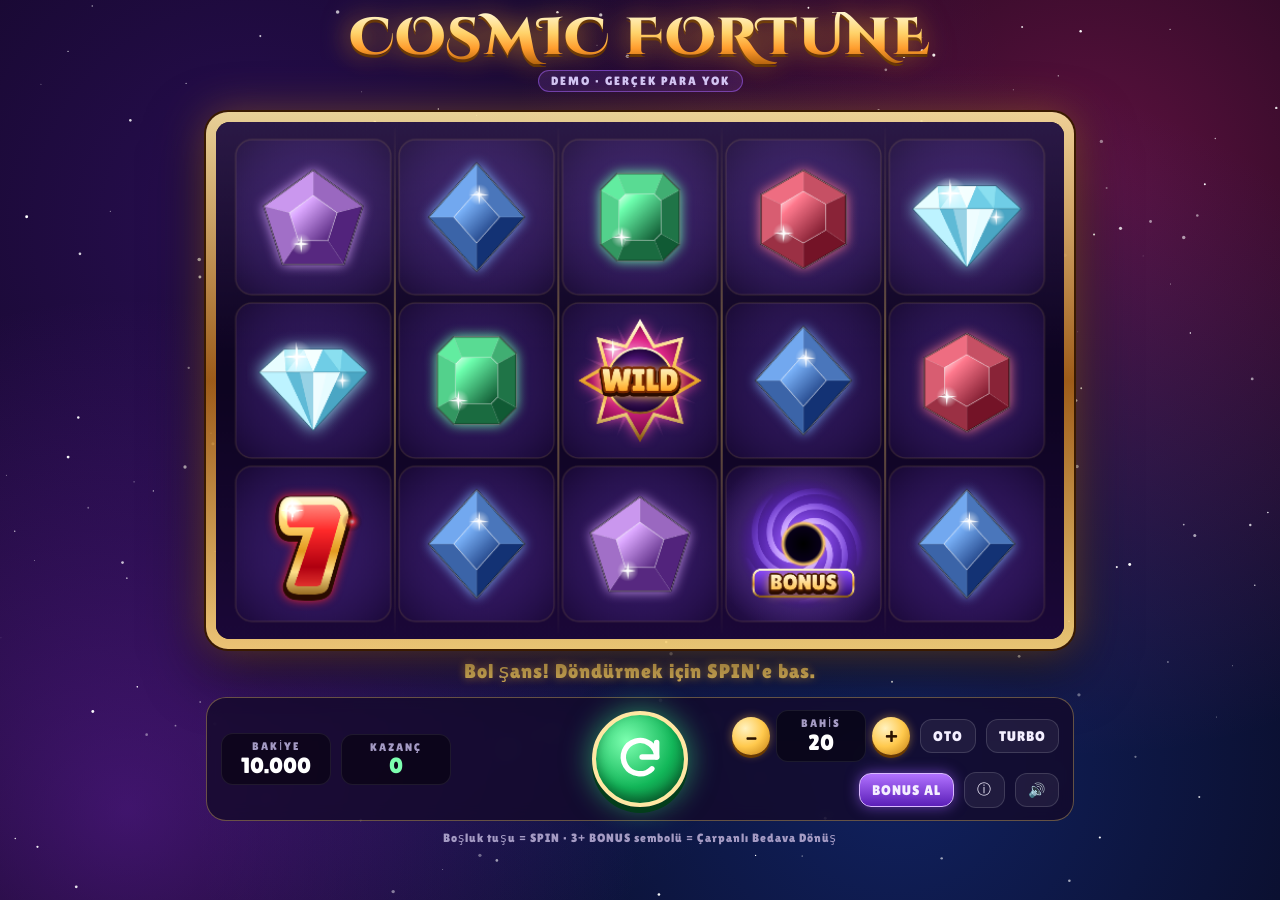
<file: slot/index.html>
<!DOCTYPE html>
<html lang="tr">
<head>
<meta charset="UTF-8">
<meta name="viewport" content="width=device-width,initial-scale=1.0,viewport-fit=cover">
<title>Cosmic Fortune</title>
<link rel="preconnect" href="https://fonts.googleapis.com">
<link href="https://fonts.googleapis.com/css2?family=Cinzel+Decorative:wght@700;900&family=Lilita+One&display=swap" rel="stylesheet">
<link rel="stylesheet" href="style.css">
</head>
<body>
<canvas id="bg"></canvas>

<div id="app">
  <header>
    <h1 class="logo">COSMIC FORTUNE</h1>
    <div class="demo-tag">DEMO · GERÇEK PARA YOK</div>
  </header>

  <div id="fsBar">
    <div class="fs-chip">BEDAVA DÖNÜŞ <b id="fsLeft">10</b></div>
    <div class="fs-chip mult" id="multChip">ÇARPAN <b id="fsMult">x1</b></div>
    <div class="fs-chip">TOPLAM <b id="fsTotal">0</b></div>
  </div>

  <div class="frame" id="frame">
    <canvas id="reels" width="820" height="500"></canvas>
  </div>

  <div id="msg">Bol şans! Döndürmek için SPIN'e bas.</div>

  <div id="controls">
    <div class="side left">
      <div class="box"><div class="lbl">BAKİYE</div><div class="val" id="balVal">10.000</div></div>
      <div class="box"><div class="lbl">KAZANÇ</div><div class="val" id="winVal">0</div></div>
    </div>
    <div class="center">
      <button id="spinBtn" aria-label="Döndür">
        <svg viewBox="0 0 24 24" fill="none" stroke="#fff" stroke-width="2.6" stroke-linecap="round" stroke-linejoin="round">
          <path d="M20 11a8 8 0 1 0-2.3 5.7"/><path d="M20 4v7h-7"/>
        </svg>
      </button>
    </div>
    <div class="side right">
      <div class="bet-ctl">
        <button class="round" id="betDown" aria-label="Bahsi azalt">−</button>
        <div class="box" style="min-width:90px"><div class="lbl">BAHİS</div><div class="val" id="betVal">20</div></div>
        <button class="round" id="betUp" aria-label="Bahsi artır">+</button>
      </div>
      <button class="pill" id="autoBtn">OTO</button>
      <button class="pill" id="turboBtn">TURBO</button>
      <button class="pill buy" id="buyBtn">BONUS AL</button>
      <button class="pill" id="infoBtn">ⓘ</button>
      <button class="pill" id="soundBtn">🔊</button>
    </div>
  </div>
  <div class="hint">Boşluk tuşu = SPIN · 3+ BONUS sembolü = Çarpanlı Bedava Dönüş</div>
</div>

<!-- Big win -->
<div class="overlay" id="bigWin">
  <div class="bw-title" id="bwTitle">BÜYÜK KAZANÇ</div>
  <div class="bw-amount" id="bwAmount">0</div>
  <div class="bw-sub">devam etmek için dokun</div>
</div>

<!-- Free spins intro -->
<div class="overlay" id="fsIntro">
  <div class="fs-word">TEBRİKLER!</div>
  <div class="fs-big" id="fsIntroN">10</div>
  <div class="fs-word">BEDAVA DÖNÜŞ</div>
  <div class="fs-info">Her kazançlı düşüşte (cascade) çarpan <b style="color:#7dffb0">2 KATINA</b> çıkar (x2, x4, x8 … x1024) ve bonus boyunca <b style="color:#7dffb0">asla sıfırlanmaz!</b> 3+ BONUS = +5 dönüş (en fazla 50).</div>
  <button class="big-btn" id="fsStart">BAŞLA</button>
</div>

<!-- Free spins outro -->
<div class="overlay" id="fsOutro">
  <div class="fs-word">BONUS BİTTİ</div>
  <div class="bw-amount" id="fsOutroWin">0</div>
  <div class="fs-info" id="fsOutroInfo"></div>
  <button class="big-btn" id="fsEnd">TOPLA</button>
</div>

<!-- Buy confirm -->
<div class="overlay" id="buyModal">
  <div class="fs-word">BONUS SATIN AL</div>
  <div class="fs-info">10 Çarpanlı Bedava Dönüş (bahsin 100 katı)<br>Maliyet: <b id="buyCost" style="color:#ffd36b;font-size:28px">2.000</b></div>
  <div>
    <button class="big-btn" id="buyYes">SATIN AL</button>
    <button class="big-btn" id="buyNo" style="background:linear-gradient(180deg,#bbb,#777);">İPTAL</button>
  </div>
</div>

<!-- Paytable -->
<div class="overlay" id="payModal">
  <div class="modal">
    <button class="close-x" id="payClose" aria-label="Kapat">×</button>
    <h2>ÖDEME TABLOSU</h2>
    <p>Kazançlar <b>satır bahsi</b> (toplam bahis ÷ 20) ile çarpılır. 20 sabit hat, soldan sağa ödenir.</p>
    <div class="pt-grid" id="ptGrid"></div>
    <h3>✦ CASCADE (DÜŞÜŞ)</h3>
    <p>Kazanan semboller patlar, üstteki semboller aşağı düşer ve boşluklar yenileriyle dolar. Yeni kazanç oldukça zincir devam eder.</p>
    <h3>✦ ÇARPANLI BEDAVA DÖNÜŞ</h3>
    <ul>
      <li>3 / 4 / 5 BONUS sembolü → 10 / 12 / 15 bedava dönüş (+ toplam bahsin 2x / 5x / 20x'i).</li>
      <li>Çarpan x1'den başlar, her kazançlı cascade'de 2 katına çıkar (x2, x4, x8 … en fazla x1024) ve bonus boyunca korunur.</li>
      <li>Bonus sırasında 3+ BONUS → +5 dönüş. Bonus sırasında BONUS sembolü çok daha sık gelir; bir bonus en fazla 50 dönüş sürer.</li>
      <li>Bonus sırasında makaralarda daha fazla WILD bulunur.</li>
    </ul>
    <h3>✦ WILD</h3>
    <p>WILD, BONUS dışındaki tüm sembollerin yerine geçer. Sadece 2., 3. ve 4. makaralarda çıkar.</p>
    <p style="opacity:.7">Bu sürüm bilerek aşırı cömert ayarlandı. Bu oyun yalnızca eğlence amaçlı bir demodur. Gerçek para kullanılmaz, kazanılamaz.</p>
  </div>
</div>

<canvas id="fx"></canvas>

<script src="symbols.js"></script>
<script src="audio.js"></script>
<script src="game.js"></script>
</body>
</html>
</file>
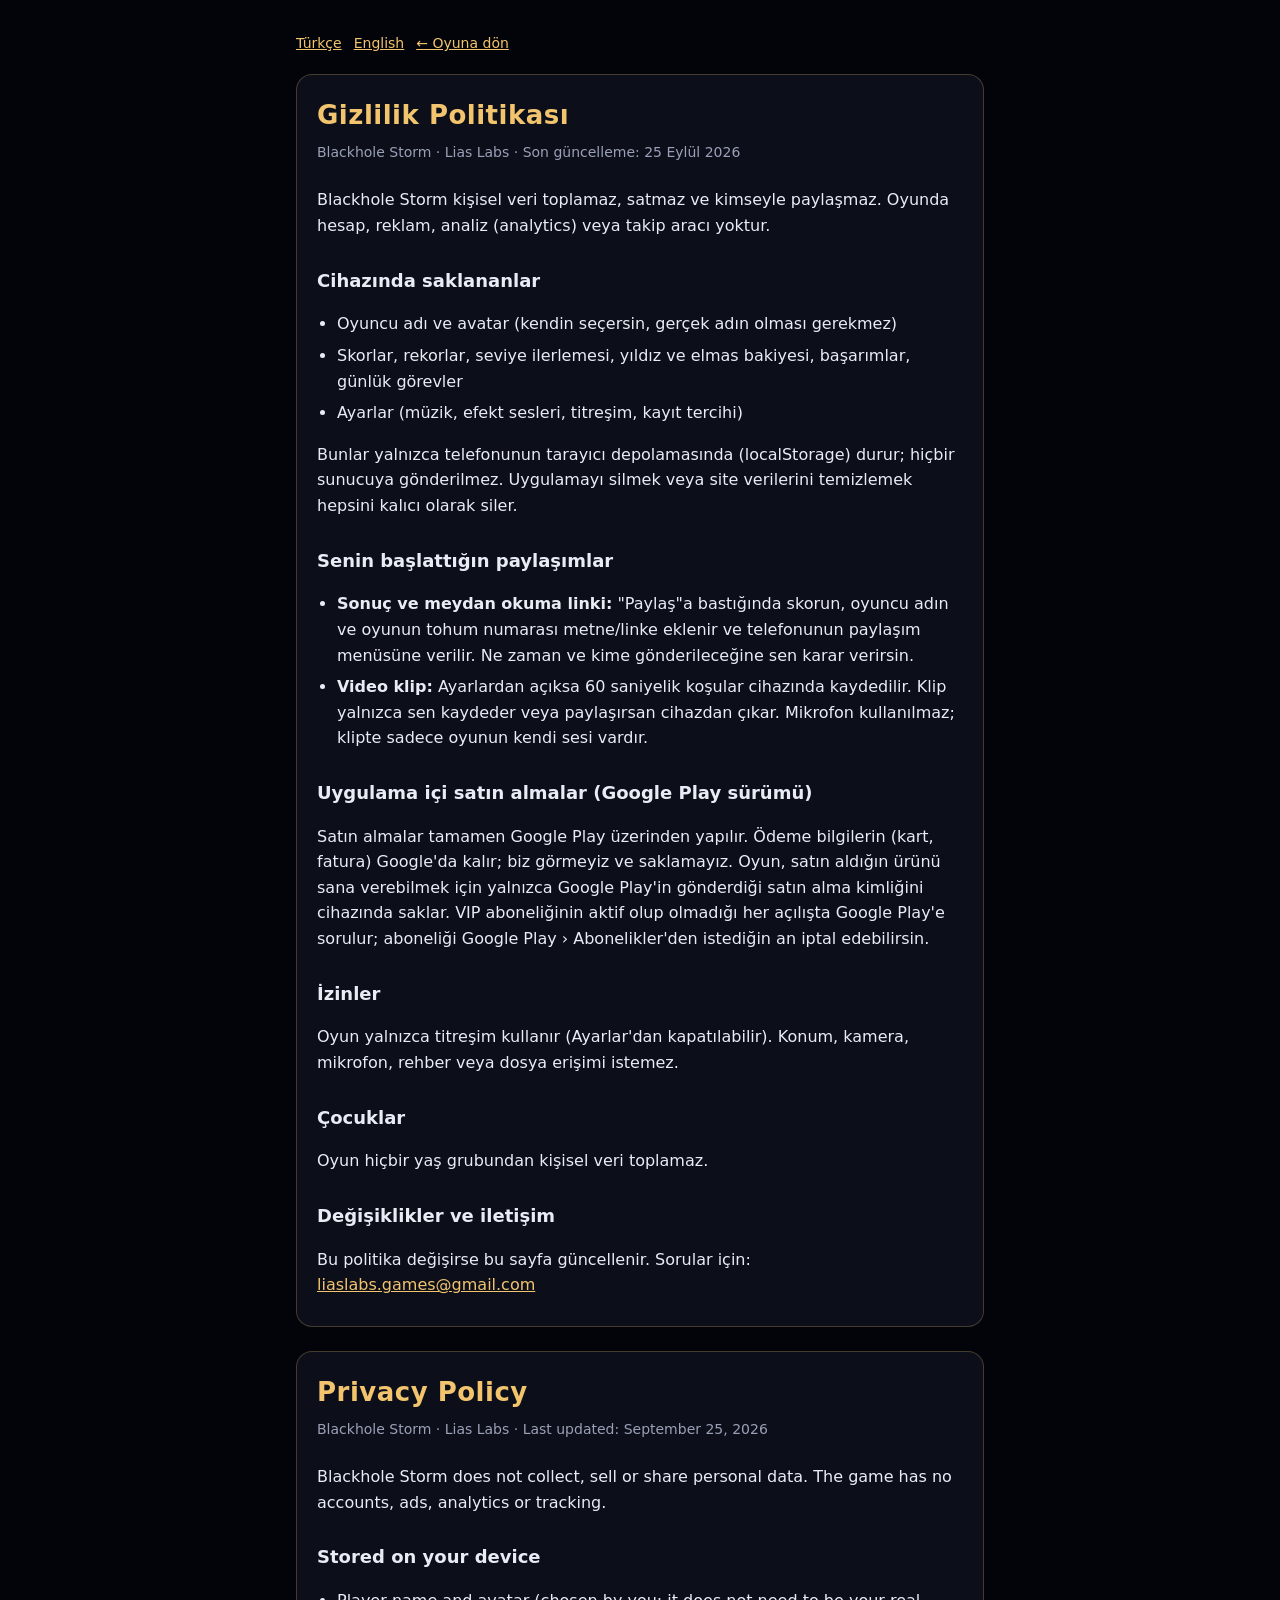
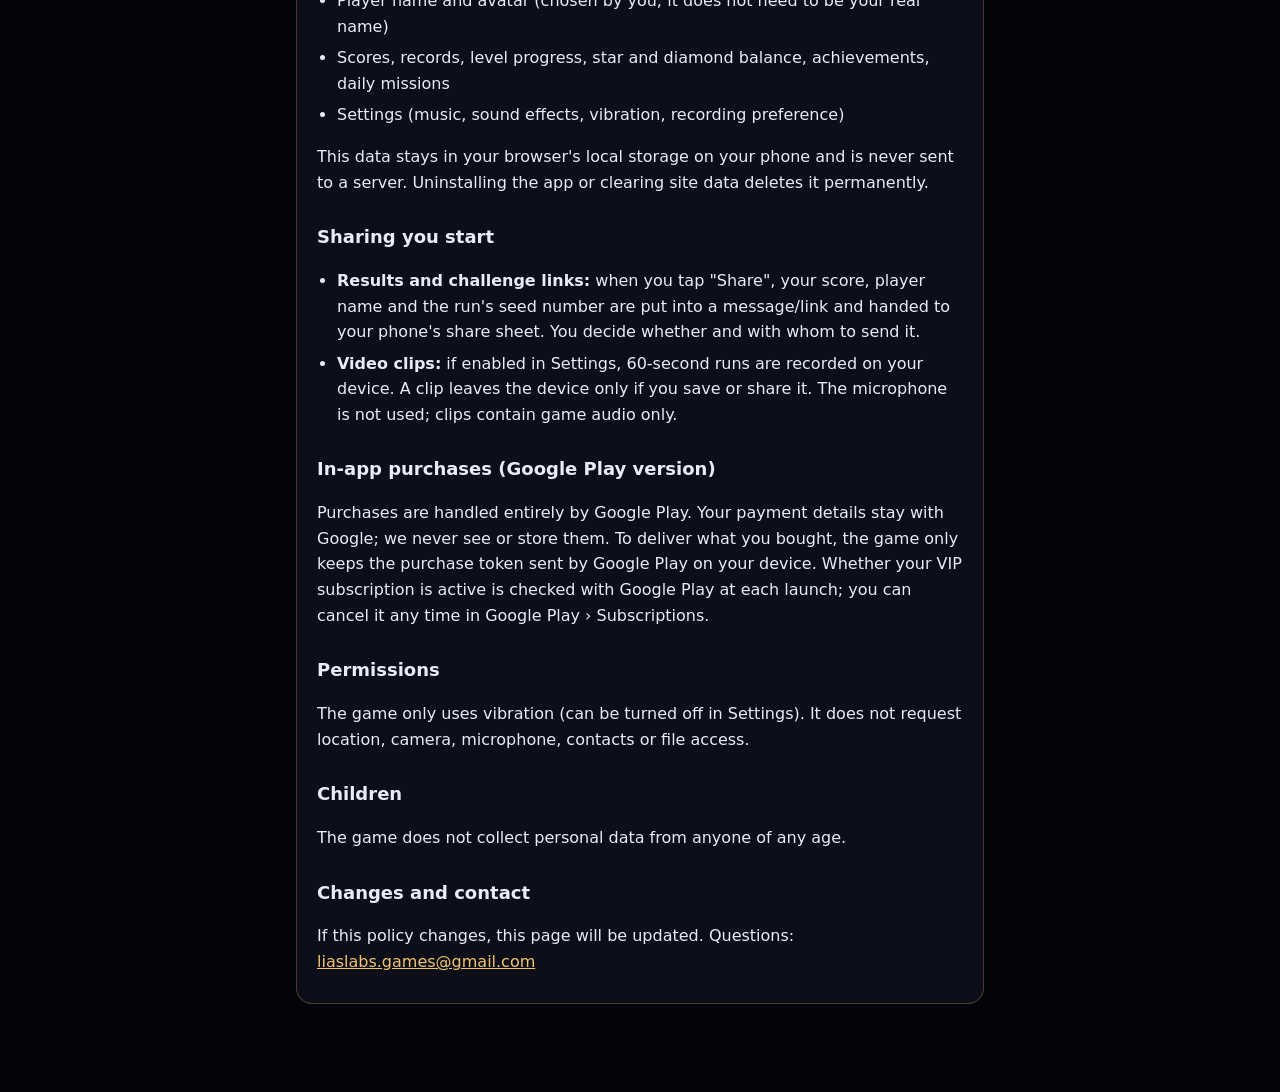
<file: privacy.html>
<!DOCTYPE html>
<html lang="tr">
<head>
<meta charset="utf-8">
<meta name="viewport" content="width=device-width,initial-scale=1">
<title>Blackhole Storm · Gizlilik Politikası</title>
<meta name="theme-color" content="#03040a">
<link rel="icon" href="icons/icon-192.png">
<style>
:root{--bg:#03040a;--card:#0c0e1a;--ink:#e9ecf5;--dim:#9aa0b6;--gold:#f2c46d;--line:rgba(242,196,109,.25);}
*{box-sizing:border-box}
body{margin:0;background:var(--bg);color:var(--ink);font:16px/1.6 system-ui,-apple-system,"Segoe UI",Roboto,sans-serif;}
main{max-width:720px;margin:0 auto;padding:32px 16px 64px;}
h1{font-size:26px;margin:0 0 4px;color:var(--gold);letter-spacing:.5px}
h2{font-size:18px;margin:28px 0 8px}
.meta{color:var(--dim);font-size:14px;margin-bottom:24px}
section{background:var(--card);border:1px solid var(--line);border-radius:16px;padding:20px 20px 12px;margin-bottom:24px}
ul{padding-left:20px}li{margin-bottom:6px}
a{color:var(--gold)}
nav{display:flex;gap:12px;font-size:14px;margin-bottom:20px}
</style>
</head>
<body>
<main>
<nav><a href="#tr">Türkçe</a><a href="#en">English</a><a href="./">← Oyuna dön</a></nav>

<section id="tr">
<h1>Gizlilik Politikası</h1>
<div class="meta">Blackhole Storm · Lias Labs · Son güncelleme: 25 Eylül 2026</div>

<p>Blackhole Storm kişisel veri toplamaz, satmaz ve kimseyle paylaşmaz. Oyunda hesap, reklam, analiz (analytics) veya takip aracı yoktur.</p>

<h2>Cihazında saklananlar</h2>
<ul>
<li>Oyuncu adı ve avatar (kendin seçersin, gerçek adın olması gerekmez)</li>
<li>Skorlar, rekorlar, seviye ilerlemesi, yıldız ve elmas bakiyesi, başarımlar, günlük görevler</li>
<li>Ayarlar (müzik, efekt sesleri, titreşim, kayıt tercihi)</li>
</ul>
<p>Bunlar yalnızca telefonunun tarayıcı depolamasında (localStorage) durur; hiçbir sunucuya gönderilmez. Uygulamayı silmek veya site verilerini temizlemek hepsini kalıcı olarak siler.</p>

<h2>Senin başlattığın paylaşımlar</h2>
<ul>
<li><b>Sonuç ve meydan okuma linki:</b> "Paylaş"a bastığında skorun, oyuncu adın ve oyunun tohum numarası metne/linke eklenir ve telefonunun paylaşım menüsüne verilir. Ne zaman ve kime gönderileceğine sen karar verirsin.</li>
<li><b>Video klip:</b> Ayarlardan açıksa 60 saniyelik koşular cihazında kaydedilir. Klip yalnızca sen kaydeder veya paylaşırsan cihazdan çıkar. Mikrofon kullanılmaz; klipte sadece oyunun kendi sesi vardır.</li>
</ul>

<h2>Uygulama içi satın almalar (Google Play sürümü)</h2>
<p>Satın almalar tamamen Google Play üzerinden yapılır. Ödeme bilgilerin (kart, fatura) Google'da kalır; biz görmeyiz ve saklamayız. Oyun, satın aldığın ürünü sana verebilmek için yalnızca Google Play'in gönderdiği satın alma kimliğini cihazında saklar. VIP aboneliğinin aktif olup olmadığı her açılışta Google Play'e sorulur; aboneliği Google Play › Abonelikler'den istediğin an iptal edebilirsin.</p>

<h2>İzinler</h2>
<p>Oyun yalnızca titreşim kullanır (Ayarlar'dan kapatılabilir). Konum, kamera, mikrofon, rehber veya dosya erişimi istemez.</p>

<h2>Çocuklar</h2>
<p>Oyun hiçbir yaş grubundan kişisel veri toplamaz.</p>

<h2>Değişiklikler ve iletişim</h2>
<p>Bu politika değişirse bu sayfa güncellenir. Sorular için: <a href="mailto:liaslabs.games@gmail.com">liaslabs.games@gmail.com</a></p>
</section>

<section id="en" lang="en">
<h1>Privacy Policy</h1>
<div class="meta">Blackhole Storm · Lias Labs · Last updated: September 25, 2026</div>

<p>Blackhole Storm does not collect, sell or share personal data. The game has no accounts, ads, analytics or tracking.</p>

<h2>Stored on your device</h2>
<ul>
<li>Player name and avatar (chosen by you; it does not need to be your real name)</li>
<li>Scores, records, level progress, star and diamond balance, achievements, daily missions</li>
<li>Settings (music, sound effects, vibration, recording preference)</li>
</ul>
<p>This data stays in your browser's local storage on your phone and is never sent to a server. Uninstalling the app or clearing site data deletes it permanently.</p>

<h2>Sharing you start</h2>
<ul>
<li><b>Results and challenge links:</b> when you tap "Share", your score, player name and the run's seed number are put into a message/link and handed to your phone's share sheet. You decide whether and with whom to send it.</li>
<li><b>Video clips:</b> if enabled in Settings, 60-second runs are recorded on your device. A clip leaves the device only if you save or share it. The microphone is not used; clips contain game audio only.</li>
</ul>

<h2>In-app purchases (Google Play version)</h2>
<p>Purchases are handled entirely by Google Play. Your payment details stay with Google; we never see or store them. To deliver what you bought, the game only keeps the purchase token sent by Google Play on your device. Whether your VIP subscription is active is checked with Google Play at each launch; you can cancel it any time in Google Play › Subscriptions.</p>

<h2>Permissions</h2>
<p>The game only uses vibration (can be turned off in Settings). It does not request location, camera, microphone, contacts or file access.</p>

<h2>Children</h2>
<p>The game does not collect personal data from anyone of any age.</p>

<h2>Changes and contact</h2>
<p>If this policy changes, this page will be updated. Questions: <a href="mailto:liaslabs.games@gmail.com">liaslabs.games@gmail.com</a></p>
</section>
</main>
</body>
</html>
</file>
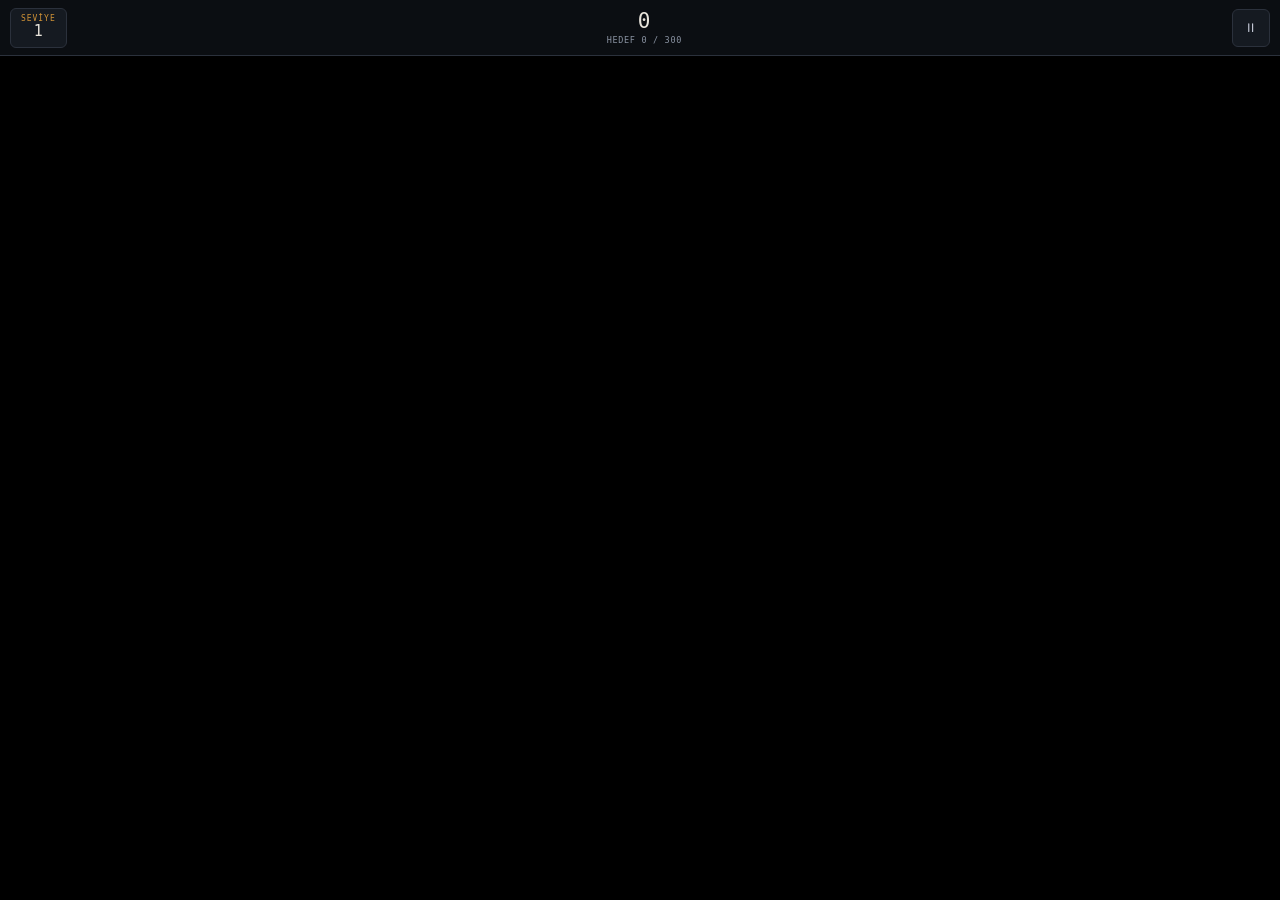
<file: src/game.src.html>
<!DOCTYPE html>
<html lang="tr">
<head>
<meta charset="UTF-8">
<meta name="viewport" content="width=device-width,initial-scale=1.0,maximum-scale=1.0,user-scalable=no,viewport-fit=cover">
<title>Blackhole Storm</title>
<meta name="theme-color" content="#03040a">
<meta name="description" content="Kara delik dolaşıyor: gezegen halkaya girince dokun. Gerçek Hubble ve Webb gökyüzü, 5 bölge, günlük kozmos.">
<link rel="manifest" href="manifest.webmanifest">
<link rel="apple-touch-icon" href="icons/icon-192.png">
<meta name="apple-mobile-web-app-capable" content="yes">
<meta name="mobile-web-app-capable" content="yes">
<!--FONT_DATA-->
<style>
:root{--gold:#f2a93b;--gold2:#e0892a;--cyan:#6fb7d8;--red:#e5484d;--green:#57c78a;--mint:#7fd6b0;--violet:#b9a7ff;--ink:#e9ecf5;--dim:#8a90a6;--glass:rgba(12,14,26,.72);--line:rgba(242,169,59,.28);--bg:#03040a;}
*{box-sizing:border-box;-webkit-tap-highlight-color:transparent;}
html,body{height:100%;margin:0;padding:0;overflow:hidden;background:var(--bg);color:var(--ink);font-family:var(--fb);user-select:none;-webkit-user-select:none;}
button{font-family:inherit;}
#app{position:fixed;inset:0;touch-action:none;display:flex;flex-direction:column;padding-top:env(safe-area-inset-top,0px);padding-bottom:env(safe-area-inset-bottom,0px);background:var(--bg);}

/* ── HUD: level · score · lives · pause ── */
#hdr{flex-shrink:0;height:56px;display:flex;align-items:center;gap:10px;padding:0 10px;position:relative;z-index:30;background:linear-gradient(180deg,rgba(8,9,18,.97),rgba(5,6,13,.9));border-bottom:1px solid rgba(255,255,255,.07);}
#lvPill{flex:0 0 auto;min-width:50px;height:40px;padding:0 10px;display:flex;flex-direction:column;align-items:center;justify-content:center;border-radius:6px;background:rgba(255,255,255,.04);border:1px solid rgba(255,255,255,.08);}
#lvPill .l{font-family:var(--fd);font-size:7.5px;letter-spacing:1.2px;color:var(--gold);opacity:.85;}
#lvPill .v{font-family:var(--fd);font-size:15px;font-weight:900;line-height:1.15;}
#scoreBox{flex:1;min-width:0;display:flex;flex-direction:column;align-items:center;justify-content:center;}
#scVal{font-family:var(--fd);font-size:21px;font-weight:900;letter-spacing:.5px;line-height:1.05;font-variant-numeric:tabular-nums;background:linear-gradient(180deg,#fff7e2,#f2a93b);-webkit-background-clip:text;background-clip:text;color:transparent;}
#scSub{font-family:var(--fd);font-size:8.5px;letter-spacing:1.2px;color:var(--dim);margin-top:2px;white-space:nowrap;font-variant-numeric:tabular-nums;}
#hearts{flex:0 0 auto;display:flex;gap:2px;font-size:17px;line-height:1;}
#hearts .h{color:#e5484d;}
#hearts .h.off{color:rgba(255,255,255,.14);text-shadow:none;}
#hearts.low .h:not(.off){animation:pulseO .45s infinite alternate;}
#hearts .x{font-family:var(--fd);font-size:12px;color:#f0868a;align-self:center;margin-left:2px;}
#pauseBtn{flex:0 0 38px;height:38px;border-radius:6px;border:1px solid rgba(255,255,255,.1);background:rgba(255,255,255,.04);color:#cfd4e2;font-size:14px;cursor:pointer;display:flex;align-items:center;justify-content:center;}
#pb{position:absolute;left:0;bottom:-1px;height:2px;width:0;background:linear-gradient(90deg,var(--gold2),var(--gold));box-shadow:0 0 8px var(--gold);transition:width .25s;}

/* ── GAME AREA ── */
#gw{flex:1;position:relative;overflow:hidden;cursor:crosshair;}
#bg,#fx{position:absolute;inset:0;width:100%;height:100%;display:block;}
.hud-float{position:absolute;pointer-events:none;z-index:12;}
#combo{top:10px;right:12px;text-align:right;font-family:var(--fd);font-weight:900;font-size:15px;opacity:0;transition:opacity .25s,transform .2s;}
#badge{top:9px;left:50%;transform:translateX(-50%);padding:4px 14px;border-radius:6px;font-family:var(--fd);font-size:10px;letter-spacing:1.5px;font-weight:700;display:none;white-space:nowrap;}
#badge.surv{display:block;background:linear-gradient(135deg,#e5484d,#ff8a5b);color:#fff;}
#badge.resc{display:block;background:linear-gradient(135deg,#4a93b8,#6fb7d8);color:#02141a;}
#tmrPill{top:10px;left:12px;display:none;align-items:center;gap:5px;padding:4px 10px;border-radius:6px;font-family:var(--fd);font-size:13px;font-weight:900;font-variant-numeric:tabular-nums;background:rgba(40,20,4,.8);border:1px solid rgba(255,159,67,.6);color:var(--gold2);}
#tmrPill.warn,#tmrPill.danger{display:flex;}
#tmrPill.danger{background:rgba(60,4,12,.85);border-color:var(--red);color:var(--red);animation:tmrShake .22s infinite alternate;}
#rhud{top:40px;left:50%;transform:translateX(-50%);text-align:center;display:none;width:92%;}
#rhud .t{font-family:var(--fd);font-size:13px;font-weight:900;color:var(--cyan);letter-spacing:2px;}
#rhud .s{font-size:13px;color:#cfe3ee;margin-top:3px;text-shadow:0 1px 4px #000;}
#pubar{top:40px;left:50%;transform:translateX(-50%);display:flex;gap:6px;}
.pu{display:flex;align-items:center;gap:6px;padding:3px 9px 3px 7px;border-radius:6px;background:rgba(5,6,14,.75);border:1px solid rgba(255,255,255,.12);font-family:var(--fd);font-size:9.5px;letter-spacing:.5px;}
.pu i{display:block;width:40px;height:3px;border-radius:2px;background:rgba(255,255,255,.14);overflow:hidden;}
.pu i b{display:block;height:100%;}
#hint{bottom:17%;left:50%;transform:translateX(-50%);font-family:var(--fd);font-size:11px;letter-spacing:1px;color:rgba(233,236,245,.85);text-align:center;white-space:nowrap;opacity:0;transition:opacity .5s;text-shadow:0 1px 6px #000;}
#penal{position:absolute;inset:0;pointer-events:none;z-index:14;opacity:0;transition:opacity .15s;box-shadow:inset 0 0 70px 24px rgba(255,40,60,.75);}
#minus{position:absolute;top:50%;left:50%;width:112px;height:112px;margin:-56px 0 0 -56px;border-radius:50%;display:none;align-items:center;justify-content:center;z-index:15;pointer-events:none;border:3px solid var(--red);background:rgba(8,0,4,.82);color:var(--red);font-family:var(--fd);font-weight:900;font-size:46px;box-shadow:0 0 30px rgba(229,72,77,.7),inset 0 0 18px rgba(229,72,77,.6);}
#bigtxt{position:absolute;top:40%;left:50%;transform:translate(-50%,-50%) scale(.6);opacity:0;z-index:16;pointer-events:none;text-align:center;font-family:var(--fd);font-weight:900;transition:opacity .4s,transform .5s cubic-bezier(.2,1.6,.4,1);}
#perf{position:absolute;top:44%;left:50%;transform:translate(-50%,-50%) scale(0);z-index:16;pointer-events:none;font-family:var(--fd);font-weight:900;font-size:40px;color:#f4dcae;}
#perf.go{animation:perfPop .7s ease-out forwards;}

/* ── DIAMOND BUTTON: thumb-reachable, never counts as a tap on the field ── */
#diaBtn{position:absolute;right:16px;bottom:max(18px,calc(env(safe-area-inset-bottom,0px) + 8px));z-index:20;width:64px;height:64px;border-radius:50%;padding:0;border:none;cursor:pointer;display:none;
  background:conic-gradient(var(--cyan) calc(var(--p,0)*1turn),rgba(255,255,255,.1) 0);box-shadow:0 6px 20px rgba(0,0,0,.55);}
#diaBtn.show{display:block;}
#diaBtn.left{right:auto;left:16px;}
#diaBtn .in{position:absolute;inset:3px;border-radius:50%;display:flex;flex-direction:column;align-items:center;justify-content:center;background:radial-gradient(circle at 40% 30%,rgba(40,60,90,.95),rgba(8,10,22,.96));border:1px solid rgba(255,255,255,.08);}
#diaBtn .ic{font-size:22px;line-height:1;filter:grayscale(.7) brightness(.7);}
#diaBtn .n{font-family:var(--fd);font-size:10px;font-weight:700;color:#9aa3b8;margin-top:2px;font-variant-numeric:tabular-nums;}
#diaBtn.ready{box-shadow:0 0 0 2px rgba(111,183,216,.65),0 0 22px rgba(111,183,216,.55),0 6px 20px rgba(0,0,0,.55);animation:diaPulse 1.3s ease-in-out infinite;}
#diaBtn.ready .ic{filter:none;}#diaBtn.ready .n{color:#cfe3ee;}
#diaBtn.active .ic{filter:none;}#diaBtn.active .n{color:#cfe3ee;}
#diaBtn:active{transform:scale(.94);}

/* ── PANELS / MODALS ── */
.screen{position:fixed;inset:0;z-index:100;display:none;align-items:center;justify-content:center;overflow-y:auto;touch-action:pan-y;padding:max(16px,env(safe-area-inset-top,0px)) 16px max(16px,env(safe-area-inset-bottom,0px));background:radial-gradient(ellipse at 50% 40%,rgba(10,8,22,.35),rgba(3,4,10,.82) 70%);}
.screen.on{display:flex;}
.card{width:100%;max-width:420px;margin:auto;padding:24px 20px 20px;border-radius:12px;background:var(--glass);border:1px solid var(--line);box-shadow:0 30px 80px rgba(0,0,0,.6),0 0 60px rgba(242,169,59,.06);backdrop-filter:blur(10px);-webkit-backdrop-filter:blur(10px);text-align:center;}
.logo{font-family:var(--fd);font-weight:900;font-size:25px;letter-spacing:3px;background:linear-gradient(180deg,#f4dcae,#f2a93b 55%,#d8872e);-webkit-background-clip:text;background-clip:text;color:transparent;text-wrap:balance;}
.sub{font-family:var(--fd);font-size:8.5px;letter-spacing:6px;color:var(--gold);opacity:.6;margin:4px 0 18px;}
.h{font-family:var(--fd);font-size:12px;letter-spacing:2px;color:var(--gold);margin:6px 0 10px;}
.muted{color:var(--dim);font-size:13px;}
.avgrid{display:grid;grid-template-columns:repeat(5,1fr);gap:8px;margin:10px 0 12px;}
.av{font-size:26px;line-height:1;padding:9px 0;border-radius:8px;border:1.5px solid rgba(255,255,255,.08);background:rgba(255,255,255,.035);cursor:pointer;transition:transform .15s,border-color .15s,background .15s;}
.av.sel{border-color:var(--gold);background:rgba(242,169,59,.13);transform:scale(1.08);}
.inp{user-select:text;-webkit-user-select:text;width:100%;padding:12px 14px;border-radius:8px;border:1.5px solid rgba(255,255,255,.12);background:rgba(255,255,255,.05);color:#fff;font-family:var(--fd);font-size:14px;letter-spacing:1px;text-align:center;outline:none;}
.inp:focus{border-color:var(--gold);}
.inp::placeholder{font-family:var(--fb);font-size:14px;letter-spacing:0;color:#646a80;}
.btn{display:inline-flex;align-items:center;justify-content:center;gap:6px;padding:12px 22px;border:none;border-radius:6px;cursor:pointer;font-family:var(--fd);font-weight:700;font-size:13px;letter-spacing:1px;color:#1b1206;background:linear-gradient(135deg,#f7c77a,#f2a93b 45%,#e0892a);box-shadow:0 8px 24px rgba(255,159,67,.28);transition:transform .1s,opacity .2s;}
.btn:active{transform:scale(.97);}
.btn:focus-visible,.av:focus-visible,.mode:focus-visible,.popt:focus-visible,.tg:focus-visible{outline:2px solid var(--cyan);outline-offset:2px;}
.btn.big{width:100%;padding:15px;font-size:16px;font-weight:900;}
.btn.sec{background:rgba(255,255,255,.07);color:#d6dae6;border:1px solid rgba(255,255,255,.13);box-shadow:none;}
.btn.cy{background:linear-gradient(135deg,#a9d3e8,#6fb7d8 50%,#4a93b8);color:#021419;box-shadow:0 8px 24px rgba(111,183,216,.25);}
.btn[disabled]{opacity:.38;pointer-events:none;}
.row{display:flex;gap:8px;justify-content:center;flex-wrap:wrap;margin-top:10px;}
.modes{display:grid;grid-template-columns:1fr 1fr;gap:8px;margin:14px 0 8px;}
.mode{padding:13px 8px 11px;border-radius:8px;border:1.5px solid rgba(255,255,255,.1);background:rgba(255,255,255,.03);color:#aeb3c4;cursor:pointer;font-family:var(--fd);font-size:11px;letter-spacing:1px;font-weight:700;}
.mode b{display:block;font-size:24px;margin-bottom:4px;}
.mode small{display:block;font-family:var(--fb);font-size:12.5px;letter-spacing:0;font-weight:600;opacity:.75;margin-top:3px;}
.mode.on{border-color:var(--gold);background:rgba(242,169,59,.1);color:var(--gold);box-shadow:0 0 18px rgba(242,169,59,.12);}
#modeS.on{border-color:#ff6b6b;background:rgba(229,72,77,.1);color:#f0868a;box-shadow:0 0 18px rgba(229,72,77,.14);}
.mdesc{text-align:start;padding:10px 12px;border-radius:8px;background:rgba(255,255,255,.035);border:1px solid rgba(255,255,255,.08);margin-bottom:10px;font-size:13.5px;line-height:1.5;color:#dfe3ee;}
.mdesc ul{margin:4px 0 0;padding-left:18px;}
.mdesc b{color:var(--gold);}
.how{text-align:start;padding:10px 12px;border-radius:8px;background:rgba(242,169,59,.06);border:1px solid var(--line);margin-bottom:10px;font-size:13.5px;line-height:1.45;color:#dfe3ee;}
.how b{color:var(--gold);}.how i{font-style:normal;color:var(--mint);font-weight:700;}
.tip{display:flex;gap:10px;align-items:center;text-align:start;padding:7px 10px;border-radius:6px;background:rgba(255,255,255,.025);border:1px solid rgba(255,255,255,.05);margin-bottom:6px;}
.tip canvas{flex:0 0 34px;width:34px;height:34px;}
.tip div{font-size:12.5px;color:#aab0c2;line-height:1.3;}
.tip div b{display:block;font-family:var(--fd);font-size:10.5px;letter-spacing:.5px;}
.banner{display:none;text-align:start;padding:10px 12px;border-radius:8px;background:rgba(111,183,216,.07);border:1px solid rgba(111,183,216,.3);margin-bottom:10px;}
.banner .t{font-family:var(--fd);font-size:10.5px;color:var(--cyan);letter-spacing:1px;margin-bottom:2px;}
.banner .s{font-size:13px;color:#cdd3e0;}
.wallet{display:flex;gap:10px;justify-content:center;margin-top:8px;font-family:var(--fd);font-size:12px;}
.wallet span{padding:4px 10px;border-radius:6px;background:rgba(255,255,255,.05);border:1px solid rgba(255,255,255,.08);}
.foot{margin-top:12px;font-size:11px;color:#5f6578;line-height:1.5;}
.foot a,.credits a{color:#8f96ad;}
.big-num{font-family:var(--fd);font-weight:900;font-size:56px;color:#f4dcae;}
.box{padding:12px;border-radius:8px;background:rgba(242,169,59,.06);border:1px solid var(--line);margin:12px 0;}
.stat{display:flex;justify-content:space-between;align-items:center;padding:8px 12px;border-radius:6px;background:rgba(255,255,255,.03);margin:5px 0;}
.stat span:first-child{color:var(--dim);font-size:13px;}
.stat span:last-child{font-family:var(--fd);font-weight:700;font-size:13px;font-variant-numeric:tabular-nums;}
.lbrow{display:flex;align-items:center;gap:10px;padding:9px 12px;border-radius:6px;margin-bottom:5px;background:rgba(255,255,255,.03);}
.lbstats{display:grid;grid-template-columns:repeat(2,1fr);gap:6px;margin:4px 0 12px;}
.lbstats div{padding:8px 6px;border-radius:6px;background:rgba(255,255,255,.04);border:1px solid rgba(255,255,255,.06);}
.lbstats b{display:block;font-family:var(--fd);font-size:15px;color:var(--gold);font-variant-numeric:tabular-nums;}
.lbstats span{font-size:10px;letter-spacing:1px;color:var(--dim);}
.lbempty{padding:14px;color:var(--dim);font-size:13px;}
.lbnote{margin:10px 2px 2px;font-size:12px;line-height:1.45;color:var(--dim);}
.lbrow.me{background:rgba(242,169,59,.1);border:1px solid var(--line);}
.lbrow .r{width:26px;font-family:var(--fd);font-size:13px;color:var(--gold);}
.lbrow .n{flex:1;text-align:start;font-size:14px;font-weight:600;}
.lbrow .p{font-family:var(--fd);font-size:12px;color:var(--cyan);font-variant-numeric:tabular-nums;}
.popt{display:flex;align-items:center;gap:12px;width:100%;padding:13px 16px;margin:6px 0;border-radius:8px;border:1px solid rgba(255,255,255,.08);background:rgba(255,255,255,.04);color:#fff;font-size:16px;font-weight:600;cursor:pointer;text-align:start;}
.popt em{margin-left:auto;font-style:normal;font-family:var(--fd);font-size:11px;color:var(--gold);}
.popt em.off{color:#7d8397;}
.srow{display:flex;align-items:center;justify-content:space-between;gap:10px;padding:11px 12px;border-radius:8px;background:rgba(255,255,255,.035);border:1px solid rgba(255,255,255,.06);margin:6px 0;font-size:16px;font-weight:600;text-align:start;}
/* Arabic letters must join: no letter-spacing anywhere */
html[lang=ar] *{letter-spacing:0!important;}
.lsel{flex:0 1 auto;max-width:62%;padding:8px 10px;border-radius:6px;border:1px solid rgba(242,169,59,.45);background:#12152a;color:#fff;font:600 15px system-ui,sans-serif;}
.srow.vol{padding:4px 12px 8px;margin-top:-4px;background:none;border:none;}
.srow input[type=range]{flex:1;accent-color:var(--gold);height:30px;}
.tg{min-width:78px;padding:7px 12px;border-radius:6px;border:1px solid rgba(255,255,255,.14);background:rgba(255,255,255,.05);color:#8a90a6;font-family:var(--fd);font-size:11px;font-weight:700;letter-spacing:1px;cursor:pointer;}
.tg.on{border-color:rgba(127,214,176,.55);background:rgba(127,214,176,.12);color:var(--mint);}
.seg{display:flex;border-radius:6px;overflow:hidden;border:1px solid rgba(255,255,255,.14);}
.seg button{padding:7px 14px;border:none;background:rgba(255,255,255,.04);color:#8a90a6;font-family:var(--fd);font-size:11px;font-weight:700;cursor:pointer;}
.seg button.on{background:rgba(242,169,59,.18);color:var(--gold);}
.credits{margin-top:12px;text-align:start;font-size:12px;line-height:1.55;color:#7d8397;padding:10px 12px;border-radius:6px;background:rgba(255,255,255,.025);}
.credits b{color:#aab0c2;}
.modal{position:absolute;left:50%;top:50%;transform:translate(-50%,-50%);z-index:40;width:min(92%,360px);display:none;}
.modal.on{display:block;}
#pvCan{display:block;margin:6px auto 8px;width:96px;height:96px;}
#toast{position:absolute;top:10px;left:50%;z-index:45;transform:translate(-50%,-120px);display:flex;gap:10px;align-items:center;padding:9px 16px;border-radius:8px;background:rgba(8,9,18,.92);border:1px solid var(--line);box-shadow:0 10px 30px rgba(0,0,0,.5);transition:transform .45s cubic-bezier(.2,1.4,.4,1);pointer-events:none;min-width:220px;}
#toast.on{transform:translate(-50%,0);}
#toast .i{font-size:24px;}
#toast .t{display:block;font-family:var(--fd);font-size:10.5px;color:var(--gold);letter-spacing:1px;}
#toast .d{font-size:13px;color:#cdd3e0;}
.rsteps{text-align:start;margin:12px 0 8px;display:grid;gap:7px;}
.rsteps div{display:flex;gap:10px;align-items:flex-start;font-size:14.5px;line-height:1.4;color:#dfe3ee;}
.rsteps p{margin:0;flex:1;}
.rsteps span{flex:0 0 22px;height:22px;border-radius:50%;display:flex;align-items:center;justify-content:center;font-family:var(--fd);font-size:11px;font-weight:900;background:rgba(111,183,216,.15);color:var(--cyan);border:1px solid rgba(111,183,216,.4);}
/* evolution, missions, atlas */
.evo{text-align:start;padding:10px 12px;border-radius:8px;background:rgba(150,160,190,.07);border:1px solid rgba(150,160,190,.25);margin:10px 0;}
.evo .t{display:flex;justify-content:space-between;align-items:baseline;gap:8px;font-family:var(--fd);font-size:10px;letter-spacing:1px;color:#c8ccd8;}
.evo .t b{font-size:12px;color:#fff;letter-spacing:.5px;}
.bar{height:5px;border-radius:3px;background:rgba(255,255,255,.08);overflow:hidden;margin-top:6px;}
.bar i{display:block;height:100%;background:linear-gradient(90deg,#8a93a2,#e7e3da);}
.evo .s{font-size:12.5px;color:#9aa0b6;margin-top:5px;}
.dm{text-align:start;padding:10px 12px;border-radius:8px;background:rgba(127,214,176,.05);border:1px solid rgba(127,214,176,.22);margin:10px 0;}
.dm .hd{display:flex;justify-content:space-between;font-family:var(--fd);font-size:10.5px;letter-spacing:1px;color:var(--mint);margin-bottom:2px;}
.dmr{display:flex;align-items:center;gap:10px;padding:7px 0;border-top:1px solid rgba(255,255,255,.05);}
.dmr:first-of-type{border-top:none;}
.dmr .x{flex:1;min-width:0;font-size:13.5px;color:#dfe3ee;}
.dmr .x small{display:block;font-family:var(--fd);font-size:9.5px;color:#8a90a6;margin-top:2px;}
.dmr .bar i{background:linear-gradient(90deg,#4fa886,#7fd6b0);}
.dmr button{flex:0 0 auto;padding:6px 10px;border-radius:8px;border:1px solid rgba(127,214,176,.5);background:rgba(127,214,176,.14);color:var(--mint);font-family:var(--fd);font-size:10px;font-weight:700;cursor:pointer;}
.dmr button[disabled]{opacity:.35;cursor:default;}
.dmr .ok{flex:0 0 auto;font-size:15px;}
.agrid{display:grid;grid-template-columns:repeat(3,1fr);gap:8px;margin:10px 0;}
.acard{display:flex;flex-direction:column;align-items:center;gap:3px;padding:8px 4px 7px;border-radius:8px;border:1px solid rgba(255,255,255,.08);background:rgba(255,255,255,.03);cursor:pointer;color:#dfe3ee;font-size:12.5px;font-weight:600;}
.acard canvas{width:48px;height:48px;}
.acard small{font-family:var(--fd);font-size:9px;color:#8a90a6;}
.acard.sel{border-color:var(--gold);background:rgba(242,169,59,.08);}
.acard.lock canvas{filter:brightness(0) opacity(.45);}
.acard.lock{color:#6b7186;}
.afact{min-height:70px;text-align:start;padding:10px 12px;border-radius:6px;background:rgba(255,255,255,.035);border:1px solid rgba(255,255,255,.07);font-size:14px;line-height:1.45;color:#dfe3ee;margin-top:10px;}
.afact b{color:var(--gold);display:block;font-family:var(--fd);font-size:11px;letter-spacing:1px;margin-bottom:3px;}
.near{font-family:var(--fd);font-size:12px;letter-spacing:1px;color:var(--gold);margin-top:2px;}
/* daily cosmos, sprint result, challenge */
.daily{text-align:start;padding:12px 12px 10px;border-radius:8px;background:linear-gradient(135deg,rgba(111,183,216,.12),rgba(150,160,190,.1));border:1px solid rgba(111,183,216,.35);margin:12px 0 4px;}
.daily .t{display:flex;justify-content:space-between;align-items:baseline;gap:8px;font-family:var(--fd);font-size:11px;letter-spacing:1px;color:var(--cyan);}
.daily .t b{font-size:10px;color:#c8ccd8;letter-spacing:1px;}
.daily .s{font-size:13.5px;color:#dfe3ee;margin-top:5px;line-height:1.4;}
.daily .g{font-size:18px;letter-spacing:1px;margin-top:4px;}
.daily .row{justify-content:flex-start;}
.grid{font-size:22px;letter-spacing:2px;margin:8px 0;}
.verdict{font-family:var(--fd);font-size:13px;letter-spacing:1px;margin:6px 0;}
#sprintBtns .btn{flex:1 1 45%;}
/* astronaut + speech bubble (Homecoming mission) */
#astro{position:absolute;left:12px;right:12px;bottom:max(96px,14%);z-index:35;display:flex;align-items:flex-end;gap:8px;pointer-events:none;opacity:0;transform:translateY(24px);transition:opacity .35s,transform .45s cubic-bezier(.2,1.4,.4,1);}
#astro.on{opacity:1;transform:none;}
#astro canvas{flex:0 0 92px;width:92px;height:115px;}
#astro .bub{position:relative;flex:1;min-width:0;padding:10px 13px 11px;border-radius:10px 10px 10px 2px;background:rgba(8,12,26,.92);border:1px solid rgba(111,183,216,.45);box-shadow:0 10px 30px rgba(0,0,0,.55);pointer-events:auto;}
#astro.happy .bub{border-color:rgba(127,214,176,.55);}#astro.sad .bub{border-color:rgba(160,170,200,.4);}
#astro .nm{font-family:var(--fd);font-size:9.5px;letter-spacing:1.5px;color:var(--cyan);margin-bottom:3px;}
#astro.happy .nm{color:var(--mint);}#astro.sad .nm{color:#9aa3b8;}
#astroTx{font-size:15.5px;line-height:1.38;color:#eef2fa;min-height:2.6em;}
#astroBtn{margin-top:9px;width:100%;}
/* ── new main menu ── */
.mcard{text-align:start;}
.mtop{display:flex;align-items:center;gap:10px;}
.mav{flex:0 0 44px;height:44px;border-radius:8px;border:1px solid rgba(255,255,255,.12);background:rgba(255,255,255,.05);font-size:24px;padding:0;cursor:pointer;}
.mwho{flex:1;min-width:0;}
.mwho b{display:block;font-family:var(--fd);font-size:12px;letter-spacing:1px;color:var(--gold);white-space:nowrap;overflow:hidden;text-overflow:ellipsis;}
.mwho small{display:block;font-size:12.5px;color:var(--dim);white-space:nowrap;overflow:hidden;text-overflow:ellipsis;}
.mcard .wallet{margin-top:8px;}
.icb{flex:0 0 40px;height:40px;border-radius:8px;border:1px solid rgba(255,255,255,.12);background:rgba(255,255,255,.05);font-size:17px;cursor:pointer;color:#cfd4e2;padding:0;}
.mlogo{text-align:center;font-size:24px;margin:16px 0 0;}
.mcard .evo{margin:10px 0 0;}
#startBtn.play{display:block;margin-top:14px;padding:15px 10px 12px;line-height:1.2;}
#startBtn.play small{display:block;font-family:var(--fb);font-size:13.5px;font-weight:700;letter-spacing:0;opacity:.72;margin-top:3px;}
.mseg{display:flex;margin-top:10px;border-radius:8px;overflow:hidden;border:1px solid rgba(255,255,255,.12);}
.mseg .mode{flex:1;padding:9px 4px;border:none;border-radius:0;background:rgba(255,255,255,.03);font-size:10.5px;box-shadow:none;}
.mseg .mode.on{background:rgba(242,169,59,.14);color:var(--gold);box-shadow:none;}
.mseg #modeS.on{background:rgba(229,72,77,.12);color:#f0868a;}
.mapc{position:relative;display:block;width:100%;text-align:start;margin-top:12px;padding:12px 100px 12px 12px;min-height:92px;border-radius:10px;border:1px solid rgba(242,169,59,.4);background:linear-gradient(135deg,rgba(242,169,59,.1),rgba(150,160,190,.06));color:#dfe3ee;cursor:pointer;overflow:hidden;}
.mapc .k{display:block;font-family:var(--fd);font-size:10.5px;letter-spacing:1px;color:var(--gold);}
.mapc .t{display:block;font-size:14px;line-height:1.35;margin-top:4px;}
.mapc canvas{position:absolute;right:8px;top:50%;transform:translateY(-50%);width:84px;height:66px;}
.mcard .daily{margin:10px 0 0;}
.dock{display:grid;grid-auto-flow:column;grid-auto-columns:1fr;gap:7px;margin-top:12px;}
.dock button{position:relative;padding:10px 2px 8px;border-radius:8px;border:1px solid rgba(255,255,255,.08);background:rgba(255,255,255,.035);font-size:20px;cursor:pointer;color:#fff;}
.dock button span{display:block;font-family:var(--fd);font-size:8.5px;letter-spacing:.8px;color:#aeb3c4;margin-top:3px;}
.dock em{position:absolute;top:5px;right:6px;font-style:normal;font-family:var(--fd);font-size:8.5px;padding:1px 5px;border-radius:8px;background:rgba(255,255,255,.12);color:#cfd4e2;}
.dock em.hot{background:var(--mint);color:#032017;}
/* ── guide ── */
.gtabs{display:flex;gap:6px;overflow-x:auto;scrollbar-width:none;margin:0 -4px 10px;padding:0 4px 2px;}
.gtabs button{flex:0 0 auto;padding:7px 12px;border-radius:8px;border:1px solid rgba(255,255,255,.12);background:rgba(255,255,255,.04);font-family:var(--fd);font-size:9.5px;letter-spacing:1px;color:#aeb3c4;cursor:pointer;}
.gtabs button.on{border-color:var(--gold);color:var(--gold);background:rgba(242,169,59,.1);}
.gc{display:flex;gap:12px;align-items:flex-start;text-align:start;padding:11px;border-radius:8px;background:rgba(255,255,255,.03);border:1px solid rgba(255,255,255,.07);margin-bottom:8px;}
.gc .i{flex:0 0 42px;height:42px;border-radius:8px;display:flex;align-items:center;justify-content:center;font-size:21px;background:rgba(255,255,255,.05);}
.gc canvas{flex:0 0 42px;width:42px;height:42px;}
.gc b{display:block;font-family:var(--fd);font-size:10.5px;letter-spacing:1px;margin-bottom:2px;color:var(--gold);}
.gc span{font-size:14.5px;line-height:1.42;color:#cfd4e2;}
.gc .ring{flex:0 0 40px;height:40px;border-radius:50%;border:3px solid;box-shadow:0 0 12px currentColor;}
.gc .step{flex:0 0 26px;height:26px;border-radius:50%;display:flex;align-items:center;justify-content:center;font-family:var(--fd);font-size:11px;font-weight:900;background:rgba(111,183,216,.15);color:var(--cyan);border:1px solid rgba(111,183,216,.4);}
/* ── level map ── */
#sMap{padding:0;display:none;flex-direction:column;align-items:stretch;justify-content:flex-start;overflow:hidden;background:#03040a;}
#sMap.on{display:flex;}
.mhead{position:relative;z-index:4;flex-shrink:0;display:flex;align-items:center;gap:10px;padding:max(10px,env(safe-area-inset-top,0px)) 16px 10px;background:rgba(3,4,10,.82);border-bottom:1px solid rgba(255,255,255,.07);}
.mhead b{flex:1;font-family:var(--fd);font-size:13px;letter-spacing:2px;color:var(--gold);}
.mhead small{font-family:var(--fd);font-size:10.5px;color:#f2b84b;}
#mapScroll{position:relative;flex:1;overflow-y:auto;overflow-x:hidden;-webkit-overflow-scrolling:touch;}
#mapInner{position:relative;width:100%;}
.mtile{position:absolute;left:0;width:100%;display:block;pointer-events:none;}
.zb{position:absolute;left:0;right:0;background-size:cover;background-position:center;filter:brightness(.8);-webkit-mask-image:linear-gradient(180deg,transparent,#000 120px,#000 calc(100% - 120px),transparent);mask-image:linear-gradient(180deg,transparent,#000 120px,#000 calc(100% - 120px),transparent);}
.zlabel{position:absolute;left:14px;right:14px;display:flex;pointer-events:none;z-index:2;}
.zlabel div{padding:6px 12px;border-radius:8px;background:rgba(3,4,10,.72);border:1px solid rgba(150,160,190,.45);}
.zlabel b{display:block;font-family:var(--fd);font-size:10.5px;letter-spacing:2px;color:#e7e3da;}
.zlabel small{font-family:var(--fd);font-size:8.5px;letter-spacing:1px;color:#9aa3b5;}
#mapSvg{position:absolute;left:0;top:0;z-index:1;pointer-events:none;}
.nd{position:absolute;z-index:2;width:52px;height:52px;margin:-26px 0 0 -26px;border-radius:50%;border:none;padding:0;display:flex;align-items:center;justify-content:center;font-family:var(--fd);font-weight:900;font-size:15px;cursor:pointer;}
.nd.done{background:radial-gradient(circle at 35% 30%,#f7c77a,#f2a93b 55%,#c07a22);color:#2a1a04;box-shadow:0 0 0 3px rgba(3,4,10,.8),0 0 16px rgba(242,169,59,.45);}
.nd.cur{background:radial-gradient(circle at 35% 30%,#cfe3ee,#6fb7d8 55%,#3d7a99);color:#02141a;box-shadow:0 0 0 3px rgba(3,4,10,.85),0 0 0 7px rgba(111,183,216,.45),0 0 26px rgba(111,183,216,.8);animation:ndPulse 1.4s ease-in-out infinite;}
.nd.lock{background:rgba(16,18,32,.9);color:#5d6378;box-shadow:0 0 0 2px rgba(255,255,255,.12);font-size:13px;}
.nd.sp{width:60px;height:60px;margin:-30px 0 0 -30px;font-size:24px;}
.nd.sp.lock{opacity:.8;}
.nd .st{position:absolute;bottom:-17px;left:50%;transform:translateX(-50%);padding:0 5px;border-radius:5px;background:rgba(3,4,10,.78);font-size:12.5px;line-height:17px;letter-spacing:0;color:#f2b84b;white-space:nowrap;}
.nd .st i{font-style:normal;color:rgba(255,255,255,.28);}
.nd .num{position:absolute;top:-9px;right:-9px;min-width:22px;height:22px;padding:0 5px;border-radius:6px;background:#0b0d1a;border:1px solid rgba(255,255,255,.28);font-size:10px;color:#fff;display:flex;align-items:center;justify-content:center;}
.nd .tag{position:absolute;top:50%;transform:translateY(-50%);white-space:nowrap;font-family:var(--fd);font-size:9px;letter-spacing:1px;padding:3px 7px;border-radius:8px;background:rgba(3,4,10,.82);border:1px solid rgba(255,255,255,.15);}
.nd .medal{position:absolute;bottom:-12px;left:50%;transform:translateX(-50%);font-size:15px;}
.me{position:absolute;z-index:2;font-size:26px;margin:-60px 0 0 -13px;animation:meBob 1.6s ease-in-out infinite;pointer-events:none;filter:drop-shadow(0 0 8px rgba(111,183,216,.9));}
@keyframes ndPulse{0%,100%{transform:scale(1)}50%{transform:scale(1.08)}}
@keyframes meBob{0%,100%{transform:translateY(0)}50%{transform:translateY(-6px)}}
#mSheet{position:absolute;left:0;right:0;bottom:0;z-index:6;padding:16px 16px max(16px,env(safe-area-inset-bottom,0px));border-radius:14px 14px 0 0;background:rgba(10,12,24,.97);border-top:1px solid var(--line);box-shadow:0 -20px 50px rgba(0,0,0,.6);transform:translateY(105%);transition:transform .3s cubic-bezier(.2,1.2,.4,1);text-align:start;}
#mSheet.on{transform:none;}
#mSheet .h{display:flex;align-items:center;gap:12px;}
#mSheet .ic{flex:0 0 52px;height:52px;border-radius:8px;display:flex;align-items:center;justify-content:center;font-size:28px;background:rgba(255,255,255,.05);border:1px solid rgba(255,255,255,.1);}
#mSheet .h b{display:block;font-family:var(--fd);font-size:13.5px;letter-spacing:1px;color:var(--gold);}
#mSheet .h small{font-size:13.5px;color:var(--dim);}
#mSheet p{margin:10px 0 0;font-size:15px;line-height:1.45;color:#dfe3ee;}
#mSheet .row{margin-top:12px;}
#mSheet .row .btn{flex:1;}
/* level complete: gravity-wave band */
#winBand{position:absolute;left:0;right:0;top:40%;height:116px;margin-top:-58px;z-index:16;pointer-events:none;display:none;flex-direction:column;align-items:center;justify-content:center;overflow:hidden;background:linear-gradient(90deg,transparent,rgba(6,8,18,.86) 18%,rgba(6,8,18,.86) 82%,transparent);}
#winBand.on{display:flex;animation:bandIn .45s cubic-bezier(.2,1.1,.4,1) both;}
#winBand.out{display:flex;animation:bandOut .45s ease-in forwards;}
#winBand::before,#winBand::after{content:'';position:absolute;left:8%;right:8%;height:1px;background:linear-gradient(90deg,transparent,var(--gold),transparent);}
#winBand::before{top:6px;}#winBand::after{bottom:6px;}
#winBand .sweep{position:absolute;top:0;bottom:0;width:40%;left:-40%;background:linear-gradient(90deg,transparent,rgba(255,230,170,.18),transparent);}
#winBand.on .sweep{animation:bandSweep 1.1s .3s ease-in-out both;}
#winBand i{font-style:normal;font-family:var(--fd);font-size:10px;letter-spacing:5px;color:var(--gold);opacity:.85;}
#winBand b{font-family:var(--fd);font-weight:900;font-size:23px;letter-spacing:6px;color:#efe7d6;white-space:nowrap;}
#winBand b span{display:inline-block;animation:bandLetter .35s ease-out both;}
#winBand .meta{display:flex;align-items:center;gap:14px;margin-top:6px;font-family:var(--fd);font-size:11px;letter-spacing:1.5px;color:#ffc2cb;}
#winBand .st{display:flex;gap:4px;font-size:18px;}
#winBand .st span{display:inline-block;color:#f2b84b;animation:bandStar .45s cubic-bezier(.2,1.8,.4,1) both;}
#winBand .st span.no{color:rgba(255,255,255,.18);text-shadow:none;}
#winBand .lf{animation:bandLetter .4s 1.1s both;}
@keyframes bandIn{0%{transform:scaleY(0);opacity:0}100%{transform:none;opacity:1}}
@keyframes bandOut{to{transform:scaleY(0);opacity:0}}
@keyframes bandSweep{0%{left:-40%}100%{left:100%}}
@keyframes bandLetter{0%{opacity:0;transform:translateY(-12px);filter:blur(3px)}100%{opacity:1;transform:none;filter:none}}
@keyframes bandStar{0%{transform:scale(0) rotate(-60deg);opacity:0}100%{transform:none;opacity:1}}
.flyHeart{position:fixed;z-index:60;font-size:22px;color:#e5484d;pointer-events:none;transition:transform .7s cubic-bezier(.5,0,.3,1);}
#hearts .h.pop{display:inline-block;animation:heartPop .6s cubic-bezier(.2,1.8,.4,1);}
#hearts .h.drain{display:inline-block;animation:heartDrain .8s ease-out;}
@keyframes heartPop{0%{transform:scale(.4)}60%{transform:scale(1.6)}100%{transform:scale(1)}}
@keyframes heartDrain{0%{transform:scale(1.6);color:#fff;}100%{transform:scale(1)}}
/* empty-tap warning: calm amber plate, no glitch */
#warnPlate{position:absolute;left:50%;top:15%;width:min(84%,300px);transform:translateX(-50%);z-index:15;pointer-events:none;display:none;padding:12px 16px 12px;text-align:center;background:rgba(18,13,5,.92);border:1px solid rgba(242,169,59,.8);border-radius:8px;box-shadow:0 12px 30px rgba(0,0,0,.5);}
#warnPlate.on{display:block;animation:warnIn .28s cubic-bezier(.2,1.3,.4,1) both;}
#warnPlate.out{display:block;animation:warnOut .3s ease-in forwards;}
#warnPlate .k{font-family:var(--fm);font-size:10px;letter-spacing:.24em;color:var(--gold);}
#warnPlate .c{font-family:var(--fd);font-weight:700;font-size:22px;letter-spacing:.08em;color:#fff4e0;margin:4px 0 2px;}
#warnPlate .s{font-size:14px;line-height:1.35;color:#e8d7bb;}
#warnPlate .g{display:flex;justify-content:center;gap:5px;margin-top:8px;font-size:17px;}
#warnPlate .g:empty{display:none;}
#warnPlate .g .risk{animation:riskBlink .45s ease-in-out 4 alternate;}
@keyframes warnIn{0%{opacity:0;transform:translate(-50%,-10px) scale(.94)}100%{opacity:1;transform:translateX(-50%)}}
@keyframes warnOut{to{opacity:0;transform:translate(-50%,-8px)}}
@keyframes riskBlink{from{opacity:1;transform:scale(1)}to{opacity:.25;transform:scale(1.25)}}
/* life lost: signal-loss warning plate */
#hitPlate{position:absolute;left:50%;top:50%;width:236px;margin:-58px 0 0 -118px;z-index:15;pointer-events:none;display:none;padding:12px 14px;text-align:center;background:rgba(20,2,8,.88);border:1px solid rgba(229,72,77,.7);clip-path:polygon(14px 0,calc(100% - 14px) 0,100% 14px,100% calc(100% - 14px),calc(100% - 14px) 100%,14px 100%,0 calc(100% - 14px),0 14px);box-shadow:inset 0 0 30px rgba(255,40,70,.25);}
#hitPlate.on{display:block;animation:plateIn .35s steps(4) both;}
#hitPlate.out{display:block;animation:plateOut .3s ease-in forwards;}
#hitPlate::before{content:'';position:absolute;inset:0;background:repeating-linear-gradient(0deg,rgba(255,80,100,.07) 0 1px,transparent 1px 3px);pointer-events:none;}
#hitPlate .k{font-family:var(--fd);font-size:9.5px;letter-spacing:3px;color:#f0868a;}
#hitPlate .c{font-family:var(--fd);font-weight:900;font-size:21px;letter-spacing:3px;color:#fff;margin:4px 0 7px;text-shadow:-2px 0 rgba(255,40,80,.8),2px 0 rgba(40,220,255,.6);}
#hitPlate .g{display:flex;justify-content:center;gap:6px;}
#hitPlate .g span{width:30px;height:6px;border-radius:2px;background:#e5484d;box-shadow:0 0 10px rgba(229,72,77,.9);}
#hitPlate .g span.off{background:rgba(255,255,255,.12);box-shadow:none;}
#hitPlate .g span.lost{animation:segLost .5s steps(2) 3 both;}
@keyframes plateIn{0%{opacity:0;transform:scaleX(1.6) scaleY(.1)}50%{opacity:1;transform:scaleX(.9) scaleY(1.1)}100%{transform:none}}
@keyframes plateOut{to{opacity:0;transform:scaleY(.1)}}
@keyframes segLost{0%{background:#fff}50%{background:#e5484d}100%{background:rgba(255,255,255,.12);box-shadow:none}}
.lvst{display:flex;justify-content:center;gap:8px;margin:-4px 0 6px;font-size:34px;line-height:1;}
.lvst span{display:inline-block;color:#f2b84b;animation:bandStar .45s cubic-bezier(.2,1.8,.4,1) both;}
.lvst span.no{color:rgba(255,255,255,.14);text-shadow:none;}
.lvnext{margin:2px 0 4px;padding:8px 10px;border-radius:6px;background:rgba(111,183,216,.07);border:1px solid rgba(111,183,216,.28);font-size:13.5px;color:#b9d6e4;}
.lvnext:empty{display:none;}
.lvnext b{font-family:var(--fd);font-size:9.5px;letter-spacing:1.5px;color:var(--cyan);margin-right:4px;}
[hidden]{display:none!important;}
/* ── shop ── */
.shopc{text-align:start;max-width:440px;}
.shopTest{margin:0 0 10px;padding:6px 10px;border-radius:6px;border:1px dashed rgba(111,183,216,.5);background:rgba(111,183,216,.07);font-family:var(--fd);font-size:9.5px;letter-spacing:1px;color:#b9d6e4;text-align:center;}
.inv{display:flex;gap:6px;flex-wrap:wrap;justify-content:center;margin-bottom:6px;}
.inv span{padding:5px 10px;border-radius:8px;background:rgba(255,255,255,.05);border:1px solid rgba(255,255,255,.1);font-family:var(--fd);font-size:11px;}
.sh{margin:14px 0 6px;font-family:var(--fd);font-size:10px;letter-spacing:2px;color:var(--gold);}
.offer{position:relative;display:flex;gap:12px;align-items:center;width:100%;padding:12px;margin-bottom:8px;border-radius:8px;border:1px solid rgba(242,169,59,.45);background:linear-gradient(135deg,rgba(242,169,59,.14),rgba(150,160,190,.08));color:#fff;text-align:start;cursor:pointer;}
.offer.cap{border-color:rgba(127,214,176,.45);background:linear-gradient(135deg,rgba(127,214,176,.12),rgba(111,183,216,.06));}
.offer.noad{border-color:rgba(255,154,208,.45);background:linear-gradient(135deg,rgba(255,154,208,.12),rgba(150,160,190,.06));}
.offer .ic{flex:0 0 46px;height:46px;border-radius:8px;display:flex;align-items:center;justify-content:center;font-size:26px;background:rgba(255,255,255,.07);}
.offer .tx{flex:1;min-width:0;}
.offer .tx b{display:block;font-family:var(--fd);font-size:12px;letter-spacing:1px;}
.offer .tx small{display:block;font-size:13px;line-height:1.35;color:#cfd4e2;margin-top:2px;}
.offer .pr{flex:0 0 auto;text-align:right;font-family:var(--fd);font-size:12.5px;font-weight:700;color:var(--gold);}
.offer .pr s{display:block;font-size:10px;color:#8a90a6;font-weight:500;}
.offer .tag,.sitem .tag{position:absolute;top:-8px;right:10px;padding:2px 7px;border-radius:8px;background:var(--red);color:#fff;font-family:var(--fd);font-size:8.5px;letter-spacing:1px;}
.offer.vip{border-color:rgba(242,169,59,.8);background:linear-gradient(135deg,rgba(242,169,59,.22),rgba(185,120,255,.18));box-shadow:0 0 18px rgba(255,200,90,.18);}
.offer.vip.owned{opacity:1;}
.subnote{margin:-2px 4px 10px;font-size:11px;line-height:1.35;color:#9aa0b6;}
.vipline{margin-top:6px;padding:6px 8px;border-radius:6px;background:linear-gradient(90deg,rgba(242,169,59,.18),rgba(185,120,255,.14));font-family:var(--fd);font-size:12px;color:#f4dcae;}
.offer.owned{opacity:.55;pointer-events:none;}
.sgrid{display:grid;grid-template-columns:repeat(3,1fr);gap:8px;}
.sitem{position:relative;display:flex;flex-direction:column;align-items:center;gap:3px;padding:12px 4px 10px;border-radius:8px;border:1px solid rgba(255,255,255,.1);background:rgba(255,255,255,.035);color:#fff;cursor:pointer;}
.sitem .ic{font-size:24px;}
.sitem b{font-family:var(--fd);font-size:11px;}
.sitem small{font-size:11.5px;color:#aab0c2;text-align:center;line-height:1.2;}
.sitem .pr{margin-top:3px;padding:3px 8px;border-radius:6px;background:rgba(242,169,59,.14);font-family:var(--fd);font-size:10.5px;color:var(--gold);}
.sitem[disabled]{opacity:.45;pointer-events:none;}
.adbtn{background:linear-gradient(135deg,#b9a7ff,#8a93a2 50%,#6a55e0)!important;color:#fff!important;box-shadow:0 8px 24px rgba(143,123,255,.3)!important;}
#adOv,#payOv{position:fixed;inset:0;z-index:300;display:none;align-items:center;justify-content:center;padding:16px;background:rgba(0,0,0,.88);}
#adOv.on,#payOv.on{display:flex;}
#adOv .box2,#payOv .box2{width:min(100%,340px);padding:20px;border-radius:6px;background:#0d0f1c;border:1px solid rgba(255,255,255,.15);text-align:center;}
#adOv .k,#payOv .k{font-family:var(--fd);font-size:10px;letter-spacing:2px;color:#a9d3e8;}
#adOv .cd{font-family:var(--fd);font-weight:900;font-size:56px;color:#fff;margin:14px 0;}
#payOv .gp{font-family:system-ui,sans-serif;font-size:13px;color:#aab0c2;}
#payOv b{display:block;font-size:17px;margin:10px 0 2px;}
#payOv .pr{font-size:22px;font-weight:700;color:#57c78a;margin:6px 0 14px;}
#hearts .shd{font-size:12px;font-family:var(--fd);color:#a9d3e8;margin-left:4px;align-self:center;}
.ribbon{display:flex;align-items:center;gap:10px;width:100%;margin-top:10px;padding:10px 12px;border-radius:8px;border:1px solid rgba(242,169,59,.5);background:linear-gradient(90deg,rgba(242,169,59,.18),rgba(229,72,77,.12));color:#fff;text-align:start;cursor:pointer;}
.ribbon b{font-family:var(--fd);font-size:11px;letter-spacing:1px;color:var(--gold);}
.ribbon span{flex:1;font-size:13px;color:#dfe3ee;}
.ribbon em{font-style:normal;padding:3px 7px;border-radius:8px;background:var(--red);font-family:var(--fd);font-size:9px;}
@keyframes pulseO{from{opacity:1}to{opacity:.45}}
@keyframes tmrShake{from{transform:translateX(-1.5px) scale(1.05)}to{transform:translateX(1.5px) scale(1.12)}}
@keyframes perfPop{0%{transform:translate(-50%,-50%) scale(0);opacity:1}35%{transform:translate(-50%,-50%) scale(1.15)}100%{transform:translate(-50%,-50%) scale(.95);opacity:0}}
@keyframes diaPulse{0%,100%{transform:scale(1)}50%{transform:scale(1.07)}}
@media (prefers-reduced-motion:reduce){*{animation-duration:.01ms!important;transition-duration:.01ms!important;}}

/* ══ Mission Control look ══ */
:root{--fd:'IBM Plex Sans Condensed','IBM Plex Sans Arabic','IBM Plex Sans',system-ui,sans-serif;--fb:'IBM Plex Sans','IBM Plex Sans Arabic',system-ui,sans-serif;--fm:'IBM Plex Mono','IBM Plex Sans Arabic',ui-monospace,monospace;
  --gold:#f2a93b;--gold2:#e0892a;--cyan:#6fb7d8;--red:#e5484d;--green:#57c78a;--mint:#7fd6b0;--violet:#a4a9c7;--ink:#e7e3da;--dim:#8a93a2;--glass:rgba(13,16,21,.95);--line:#2b313c;--pan:#151a21;--bg:#07090c;}
.ico{width:1.1em;height:1.1em;display:inline-block;vertical-align:-.18em;flex:0 0 auto}
.icx{display:inline;}
#hdr{background:#0b0e12;border-bottom:1px solid var(--line);}
#lvPill,#pauseBtn{border-radius:6px;background:var(--pan);border-color:var(--line);}
#lvPill .l{font-family:var(--fm);letter-spacing:.12em;font-size:8px;}
#lvPill .v,#scVal{font-family:var(--fm);font-weight:500;}
#scVal{background:none;color:var(--ink);-webkit-text-fill-color:currentColor;}
#scSub{font-family:var(--fm);letter-spacing:.08em;}
#pb{background:var(--gold);box-shadow:none;}
.card{border-radius:12px;border-color:var(--line);box-shadow:0 24px 60px rgba(0,0,0,.55);backdrop-filter:none;-webkit-backdrop-filter:none;}
.logo{background:none;color:var(--ink);-webkit-text-fill-color:currentColor;font-weight:700;font-size:28px;letter-spacing:.08em;line-height:1.05;}
.logo::after{content:'';display:block;width:44px;height:3px;background:var(--gold);margin:10px auto 0;}
.sub{font-family:var(--fm);font-size:10px;letter-spacing:.2em;color:var(--cyan);opacity:1;}
.h{font-weight:700;font-size:13px;letter-spacing:.14em;}
.btn{border-radius:6px;background:var(--gold);color:#1c1405;box-shadow:none;font-weight:700;font-size:14px;letter-spacing:.12em;}
.btn.big{font-weight:700;font-size:16px;letter-spacing:.14em;}
.btn.sec{background:transparent;border:1px solid var(--line);color:var(--ink);}
.btn.cy{background:var(--cyan);color:#07131a;box-shadow:none;}
.adbtn{background:transparent!important;border:1px solid var(--cyan)!important;color:var(--cyan)!important;box-shadow:none!important;}
.inp{border-radius:6px;border:1px solid var(--line);background:var(--pan);font-family:var(--fb);letter-spacing:.02em;}
.inp::placeholder{font-family:var(--fm);font-size:13px;color:#6b7383;}
.av{padding:0;border-radius:6px;border:1px solid var(--line);background:var(--pan);overflow:hidden;aspect-ratio:1;display:block;}
.av img{width:100%;height:100%;object-fit:cover;display:block;}
.av.sel{border-color:transparent;outline:2px solid var(--gold);outline-offset:1px;background:var(--pan);transform:none;}
.avimg{width:100%;height:100%;object-fit:cover;display:block;border-radius:inherit;}
.mav{overflow:hidden;border-radius:6px;border-color:var(--line);}
#prevAv{width:52px;height:52px;border-radius:6px;overflow:hidden;flex:0 0 52px;font-size:0!important;}
.me{width:38px;height:38px;border-radius:6px;overflow:hidden;border:2px solid var(--cyan);margin:-66px 0 0 -19px!important;filter:none!important;}
#menuAv{display:block;width:100%;height:100%;}
.big-num{color:var(--gold);font-family:var(--fm);font-weight:500;}
.box,.how{background:var(--pan);border-color:var(--line);}
.stat,.lbrow,.lbstats div,.popt,.srow,.tip,.gc,.acard,.afact,.credits,.sitem,.inv span,.wallet span,.dock button,.mode,.gtabs button,.tg,.seg,.mdesc{border-color:var(--line);}
.wallet span{background:transparent;font-family:var(--fm);font-weight:500;display:inline-flex;align-items:center;gap:5px;}
.mseg{border-color:var(--line);border-radius:6px;}
.mseg .mode.on{background:rgba(242,169,59,.12);}
.evo{background:var(--pan);border-color:var(--line);}
.evo .t{color:var(--dim);}
.bar i{background:var(--cyan);}
.dm{background:var(--pan);border-color:var(--line);}
.dmr .bar i{background:var(--mint);}
.mapc{background:var(--pan);border-color:var(--line);}
.daily{background:var(--pan);border-color:rgba(111,183,216,.35);}
.daily .t b{color:var(--dim);}
.dock button{background:var(--pan);color:var(--ink);}
.dock button span{font-family:var(--fm);letter-spacing:.06em;color:var(--dim);font-size:8.5px;}
.dock button .ico{width:22px;height:22px;}
.offer,.offer.cap,.offer.noad{background:var(--pan);}
.offer.cap{border-color:rgba(127,214,176,.45);}
.offer.noad{border-color:rgba(164,169,199,.45);}
.offer.vip{background:linear-gradient(180deg,rgba(242,169,59,.1),var(--pan) 70%);border-color:var(--gold);box-shadow:none;}
.offer .ic,.sitem .ic{background:transparent;}
.offer .ic .ico{width:30px;height:30px;}.sitem .ic .ico{width:26px;height:26px;}
.vipline{background:rgba(242,169,59,.1);color:var(--gold);}
.ribbon{background:var(--pan);border-color:rgba(242,169,59,.55);}
.shopTest{border-color:rgba(111,183,216,.45);background:transparent;}
.nd{font-family:var(--fm);font-weight:500;}
.nd.done{background:var(--gold);color:#1c1405;box-shadow:0 0 0 3px rgba(7,9,12,.85);}
.nd.cur{background:var(--cyan);color:#07131a;box-shadow:0 0 0 3px rgba(7,9,12,.85),0 0 0 7px rgba(111,183,216,.3);}
.nd.lock{background:#0f1318;box-shadow:0 0 0 1px var(--line);}
.zlabel div{border-color:var(--line);}
#mSheet{background:#0d1015;}
#toast{background:#0d1015;border-color:var(--line);border-radius:8px;}
#toast .i .ico{width:26px;height:26px;}
#astro .bub{background:#0d1015;border-color:rgba(111,183,216,.45);}
#winBand b{text-shadow:none;letter-spacing:.2em;}
#winBand .st span{color:var(--gold);}
.lvst span{color:var(--gold);}
#hearts{font-size:18px;gap:3px;}
#hearts .h .ico{width:18px;height:18px;}
#hearts .h.off .ico{filter:grayscale(1) brightness(.6);opacity:.35;}
#perf{color:var(--gold);}
#minus{box-shadow:none;border-width:2px;}
.flyHeart{color:var(--red);}
#diaBtn .in{background:#0f1318;border-color:var(--line);}
#diaBtn .ic .ico{width:24px;height:24px;}
#diaBtn{background:conic-gradient(var(--cyan) calc(var(--p,0)*1turn),rgba(255,255,255,.08) 0);}
#diaBtn.ready{box-shadow:0 0 0 2px rgba(111,183,216,.6),0 6px 20px rgba(0,0,0,.55);}
.icb{border-radius:6px;border-color:var(--line);background:var(--pan);}
.icb .ico{width:20px;height:20px;}
.me .ico{width:30px;height:30px;}
#badge.resc{background:var(--cyan);color:#07131a;}
#badge.surv{background:var(--red);color:#fff;}
/* small corner buttons keep their look but get a 48px touch area (Android guideline) */
#pauseBtn,.icb{position:relative;}#pauseBtn::after,.icb::after{content:'';position:absolute;inset:-5px;}
/* ── V2 HUD: top LEVEL · SCORE · RAGE, bottom lives · combo (spec §23) ── */
#rage2,#tmr2{display:none;}
body.v2 #scSub,body.v2 #hint,body.v2 #tmrPill,body.v2 #pubar{display:none!important;}
body.v2 #rage2{display:flex;align-items:center;gap:6px;width:min(170px,88%);margin-top:4px;cursor:pointer;}
#rage2 .l{font-family:var(--fd);font-size:8.5px;font-weight:700;letter-spacing:.14em;color:var(--dim);}
#rage2 .bar{flex:1;height:6px;border-radius:3px;background:rgba(255,255,255,.08);overflow:hidden;border:1px solid var(--line);}
#rage2 i{display:block;height:100%;width:0;background:linear-gradient(90deg,#b8452a,#ff6a3d);transition:width .15s;}
#rage2.ready .l{color:#ff8a4c;}#rage2.ready .bar{box-shadow:0 0 10px rgba(255,106,61,.8);animation:rg2 .6s ease-in-out infinite alternate;}
#rage2.ready i{background:linear-gradient(90deg,#ff6a3d,#ffd08a);}
#rage2.on i{background:linear-gradient(90deg,#ff3d2e,#ffcf8a);}
@keyframes rg2{to{box-shadow:0 0 18px rgba(255,160,90,1);}}
body.v2 #tmr2{display:flex;align-items:center;gap:4px;flex:0 0 auto;padding:6px 9px;border-radius:6px;border:1px solid var(--line);background:var(--pan);font-family:var(--fm);font-size:14px;color:var(--ink);font-variant-numeric:tabular-nums;}
#tmr2 span{font-size:12px;opacity:.7;}#tmr2.low{color:#ff8a5c;border-color:rgba(255,138,92,.5);}
body.v2 #hearts{position:fixed;left:12px;bottom:calc(12px + env(safe-area-inset-bottom,0px));z-index:40;pointer-events:none;padding:5px 8px;border-radius:6px;background:rgba(7,9,12,.55);}
body.v2 #combo{top:auto;bottom:calc(14px + env(safe-area-inset-bottom,0px));left:0;right:0;text-align:center;pointer-events:none;display:flex;flex-direction:column;align-items:center;font-family:var(--fd);}
body.v2 #combo b{font-size:17px;letter-spacing:.05em;}body.v2 #combo span{font-size:10px;opacity:.75;letter-spacing:.12em;}
body.v2 #combo::after{content:'';display:block;width:64px;height:3px;margin-top:3px;border-radius:2px;background:linear-gradient(90deg,currentColor calc(var(--ct,1)*100%),rgba(255,255,255,.12) 0);}
body.v2 #gw{cursor:grab;touch-action:none;}
.how2{font-family:var(--fd);font-size:11px;letter-spacing:.2em;color:var(--dim);margin-top:6px;}
.size2{font-family:var(--fm);font-size:34px;color:var(--gold);line-height:1.1;margin:2px 0 8px;}
.size2 i{display:block;font-style:normal;font-family:var(--fd);font-size:12px;letter-spacing:.14em;color:#8dffcb;}
.res2{display:grid;grid-template-columns:1fr 1fr;gap:4px 14px;text-align:start;margin:4px auto 2px;max-width:320px;}
.res2 .r2{display:flex;justify-content:space-between;gap:8px;font-size:12.5px;border-bottom:1px solid var(--line);padding:3px 0;}
.res2 .r2 span{color:var(--dim);}.res2 .r2 b{font-family:var(--fm);font-weight:500;}.res2 .r2 b.hl{color:var(--gold);}
#contMsg .k2{color:var(--dim);font-size:12px;}#contMsg b{font-family:var(--fm);font-weight:500;color:var(--gold);}

</style>
</head>
<body>
<div id="app">
 <div id="hdr">
  <div id="lvPill"><div class="l" id="lvLbl">SEVİYE</div><div class="v" id="lvVal">1</div></div>
  <div id="scoreBox"><div id="scVal">0</div><div id="scSub">HEDEF 0 / 300</div></div>
  <div id="hearts" aria-label="Can"></div>
  <button id="pauseBtn" aria-label="Duraklat">⏸</button>
  <div id="pb"></div>
 </div>
 <div id="gw">
  <canvas id="bg"></canvas>
  <canvas id="fx"></canvas>
  <div id="penal"></div>
  <div id="minus">-1</div>
  <div id="winBand"><div class="sweep"></div><i id="wbLv"></i><b id="wbTx" class="notr"></b><div class="meta"><div class="st" id="wbSt"></div><span class="lf" id="wbLf"></span></div></div>
  <div id="warnPlate"><div class="k">⚠ DİKKAT</div><div class="c" id="wpC"></div><div class="s" id="wpS"></div><div class="g" id="wpG"></div></div>
  <div id="hitPlate"><div class="k">⚠ GÖVDE HASARI</div><div class="c" id="hpC"></div><div class="g" id="hpG"></div></div>
  <div id="bigtxt"></div>
  <div id="perf">PERFECT!</div>
  <div class="hud-float" id="combo"></div>
  <div class="hud-float" id="badge"></div>
  <div class="hud-float" id="tmrPill"><span>⏱</span><span id="tmrVal">20</span></div>
  <div class="hud-float" id="rhud"><div class="t" id="rhT">KURTARMA · MEKİK 1/3</div><div class="s">Kesikli yol istasyona değip yeşile dönünce dokun</div></div>
  <div class="hud-float" id="pubar"></div>
  <div class="hud-float" id="hint">Gezegen halkaya girince ekrana dokun</div>
  <button id="diaBtn" aria-label="Halkayı büyüt: 20 elmas"><span class="in"><span class="ic">💎</span><span class="n" id="dVal">50</span></span></button>
  <div id="astro"><canvas id="astroCv" width="192" height="240"></canvas><div class="bub"><div class="nm" id="astroNm">FİLO KOMUTANI</div><div id="astroTx" class="notr"></div><button class="btn cy" id="astroBtn" style="display:none"></button></div></div>
  <div id="toast"><div class="i" id="tI">🏅</div><div><b class="t" id="tT">BAŞARIM</b><span class="d" id="tD"></span></div></div>

  <div class="modal card" id="mCont">
   <div class="h">CANIN TÜKENDİ</div>
   <p class="muted" id="contMsg" style="font-size:14.5px;color:#dfe3ee;">Kaldığın yerden devam etmek ister misin?</p>
   <div class="box" id="contBox"><div style="font-family:"IBM Plex Sans Condensed",sans-serif;color:var(--gold);font-size:16px;">100 ⭐ İLE DEVAM</div><div class="muted">Puanın korunur, 3 can · Mevcut: <span id="contStars">0</span> ⭐</div></div>
   <div class="row mon"><button class="btn big adbtn" id="contAd">▶ REKLAM İZLE · 1 CANLA DEVAM</button></div>
   <div class="row mon"><button class="btn big cy" id="contLife">❤️ YEDEK CAN KULLAN</button></div>
   <div class="row"><button class="btn big" id="contYes">DEVAM ET · 100 ⭐</button></div>
   <div class="row"><button class="btn sec" id="contRetry" style="width:100%;">🔄 SEVİYEYİ ÜCRETSİZ YENİDEN OYNA</button></div>
   <div class="row"><button class="btn sec" id="contNo" style="width:100%;">BİTİR</button></div>
  </div>
  <div class="modal card" id="mTime">
   <div class="h" style="color:#8fe9ff;">⏱ SÜRE DOLDU</div>
   <p class="muted" id="timeMsg" style="font-size:15px;color:#dfe3ee;"></p>
   <div class="row"><button class="btn big cy" id="timeCrystal">⏱ ZAMAN KRİSTALİ · +15 SN</button></div>
   <div class="row"><button class="btn big adbtn" id="timeAd">▶ REKLAM İZLE · +15 SN</button></div>
   <div class="row"><button class="btn sec" id="timeNo" style="width:100%;">VAZGEÇ</button></div>
  </div>
  <div class="modal card" id="mNoStar">
   <div class="h">YILDIZ YETERSİZ</div><p class="muted">Devam etmek için 100 ⭐ gerekiyor.</p>
   <div class="row"><button class="btn sec" id="noStarOk">TAMAM</button></div>
  </div>
  <div class="modal card" id="mIntro">
   <div class="h" id="introKind">YENİ CİSİM</div>
   <div class="logo" id="introTitle" style="font-size:20px;"></div>
   <canvas id="pvCan" width="192" height="192"></canvas>
   <p class="muted" id="introDesc" style="font-size:15px;color:#dfe3ee;"></p>
   <div class="row"><button class="btn big" id="introOk">ANLADIM</button></div>
  </div>
  <div class="modal card" id="mRescue" style="border-color:rgba(63,216,232,.45);">
   <div class="h" style="color:var(--cyan);">BONUS GÖREV</div>
   <div class="logo" style="font-size:20px;background:linear-gradient(180deg,#e8fdff,#3fd8e8);-webkit-background-clip:text;background-clip:text;">SAPAN KURTARMA</div>
   <div class="rsteps">
    <div><span>1</span><p>Mekik kara deliğin etrafında dönüyor ve yavaş yavaş içine düşüyor.</p></div>
    <div><span>2</span><p>Önündeki kesikli çizgi, şimdi bırakırsan gideceği yolu gösterir.</p></div>
    <div><span>3</span><p>Çizgi istasyonun çekim alanına değip yeşile dönünce ekrana dokun: mekik fırlar.</p></div>
   </div>
   <div class="box" style="background:rgba(63,216,232,.06);border-color:rgba(63,216,232,.3);font-size:13.5px;color:#b9c7d6;">3 mekik · her kurtarma +20 ⭐, üçü birden +20 ⭐ bonus<br>İstasyonun merkezine yanaştır: daha çok puan. Can gitmez.</div>
   <div class="row"><button class="btn big cy" id="rescueGo">GÖREVE BAŞLA</button></div>
  </div>
 <div class="modal card" id="mSprint" style="border-color:rgba(63,216,232,.45);">
   <div class="h" id="spHead" style="color:var(--cyan);">GÜNLÜK KOZMOS</div>
   <div class="muted" id="spZone" style="font-family:"IBM Plex Sans Condensed",sans-serif;font-size:10px;letter-spacing:1px;"></div>
   <div class="big-num" id="spScore" style="font-size:44px;">0</div>
   <div class="verdict" id="spVerdict"></div>
   <div class="grid" id="spGrid"></div>
   <div class="muted" id="spStats"></div>
   <div class="row" id="sprintBtns"><button class="btn" id="spShare">📤 PAYLAŞ</button><button class="btn cy" id="spChal">⚔️ MEYDAN OKU</button></div>
   <div class="row"><button class="btn sec" id="spClip" style="display:none;width:100%;">🎬 KLİBİ KAYDET / PAYLAŞ</button></div>
   <div class="row"><button class="btn sec" id="spAgain">🔁 TEKRAR</button><button class="btn sec" id="spMenu">ANA MENÜ</button></div>
   <div class="muted" id="spNote" style="font-size:12px;margin-top:8px;"></div>
  </div>
  <div class="modal card" id="mZone" style="border-color:rgba(185,167,255,.45);">
   <div class="h" id="zKind" style="color:#cbbcff;">BÖLGE 1</div>
   <div class="logo" id="zName" style="font-size:21px;"></div>
   <div class="muted" id="zSub" style="margin-top:4px;font-family:"IBM Plex Sans Condensed",sans-serif;font-size:10px;letter-spacing:1px;"></div>
   <p id="zDesc" style="font-size:15px;line-height:1.5;color:#dfe3ee;margin:12px 0 4px;"></p>
   <div class="row"><button class="btn big" id="zoneOk">BÖLGEYE GİR</button></div>
  </div>
  <div class="modal card" id="mLvl">
   <div class="h" id="lvlHead">SEVİYE TAMAMLANDI</div>
   <div class="big-num" id="lvlNum">1</div>
   <div class="lvst" id="lvlStars"></div>
   <p class="muted" id="lvlMsg" style="font-size:15px;color:#dfe3ee;"></p>
   <div class="lvnext" id="lvlNext"></div>
   <div class="row"><button class="btn big" id="nextLvl">SONRAKİ SEVİYE</button></div>
   <div class="row"><button class="btn sec" id="lvlRetry" style="display:none;width:100%;">🔄 TEKRAR DENE</button></div>
   <div class="row mon"><button class="btn sec adbtn" id="lvlAd" style="width:100%;">▶ REKLAM İZLE · +25 ⭐</button></div>
  </div>
  <div class="modal card" id="mOver">
   <div class="h" style="color:var(--red);">OYUN BİTTİ</div>
   <div class="big-num" id="finScore" style="font-size:44px;">0</div>
   <div class="near" id="finNear"></div>
   <div style="margin:10px 0;">
    <div class="stat"><span id="finLvLbl">Ulaşılan seviye</span><span id="finLevel">1</span></div>
    <div class="stat"><span>En iyi skor</span><span id="finBest">0</span></div>
    <div class="stat"><span>En uzun combo</span><span id="finCombo">0</span></div>
    <div class="stat" id="finRescRow"><span>Kurtarılan mekik</span><span id="finRescue">0</span></div>
   </div>
   <div class="row"><button class="btn" id="againBtn">TEKRAR OYNA</button><button class="btn sec" id="shareBtn">SKORU KOPYALA</button></div>
   <div class="row"><button class="btn sec" id="overMenu" style="width:100%;">ANA MENÜ</button></div>
  </div>
 </div>
</div>

<!-- PROFILE -->
<div class="screen" id="sProfile">
 <div class="card">
  <div class="logo">BLACKHOLE STORM</div>
  <div class="sub">PİLOT PROFİLİ</div>
  <div class="muted">Avatarını seç</div>
  <div class="avgrid" id="avGrid"></div>
  <input class="inp" id="nameInp" type="text" maxlength="12" autocomplete="off" placeholder="Pilot adın (en az 2 harf)">
  <div class="box" style="display:flex;align-items:center;justify-content:center;gap:12px;">
   <div id="prevAv" style="font-size:34px;">🚀</div>
   <div style="text-align:start;"><div id="prevName" style="font-family:"IBM Plex Sans Condensed",sans-serif;color:var(--gold);font-size:14px;">PİLOT</div><div class="muted" style="font-size:12px;">Hazır mısın kaptan?</div></div>
  </div>
  <button class="btn big" id="profOk" disabled>GÖREVE BAŞLA</button>
 </div>
</div>

<!-- MAIN MENU -->
<div class="screen" id="sMenu">
 <div class="card mcard">
  <div class="mtop">
   <button class="mav" id="editProf" aria-label="Profili düzenle"><span id="menuAv">🚀</span></button>
   <div class="mwho"><b id="menuName" class="notr"></b><small id="menuSub">Hoş geldin, kaptan</small></div>
   <button class="icb" id="setBtn" aria-label="Ayarlar">⚙️</button>
  </div>
  <div class="logo mlogo">BLACKHOLE STORM</div>
  <div class="wallet"><span>⭐ <b id="menuStars">0</b></span><span>💎 <b id="menuDia">0</b></span><span id="menuVip" hidden style="color:#ffe6a8;border-color:rgba(255,214,120,.5);">👑 VIP</span></div>
  <div class="evo" id="evoBox"></div>
  <div class="banner" id="contBanner" style="display:none"><div class="s" id="contText"></div></div>
  <div class="box" id="dailyPrev" style="display:none;"></div>
  <button class="btn big play" id="startBtn">OYNA</button>
  <div class="mseg"><button class="mode on" id="modeC">🪐 KLASİK</button><button class="mode" id="modeS">☠️ HAYATTA KAL</button></div>
  <div class="mdesc" id="modeDesc" hidden></div>
  <button class="ribbon mon" id="starterRib"><b>🎁</b><span><b>BAŞLANGIÇ PAKETİ</b><br>300 💎 · 3.000 ⭐ · 10 can · 5 kalkan · 3 ⏱</span><em>%75</em></button>
  <button class="mapc" id="mapBtn"><span class="k">🗺 SEVİYE HARİTASI</span><span class="t" id="mapTxt"></span><canvas id="miniMap" width="168" height="132"></canvas></button>
  <div class="daily" id="dailyCard">
   <div class="t"><span id="dcTitle">📅 GÜNLÜK KOZMOS</span><b id="dcZone"></b></div>
   <div class="s" id="dcTxt">Bugün herkes aynı evrende 60 saniye oynuyor. Tek resmi deneme!</div>
   <div class="g" id="dcGrid"></div>
   <div class="row"><button class="btn cy" id="dcPlay">OYNA · 60 SN</button><button class="btn sec" id="dcShare" style="display:none">📤 PAYLAŞ</button></div>
  </div>
  <div class="dock">
   <button id="dmBtn">📋<span>GÖREVLER</span><em id="dmBadge"></em></button>
   <button id="atlasBtn">📖<span>ATLAS</span></button>
   <button id="lbBtn">🏆<span>REKORLAR</span></button>
   <button id="guideBtn">❓<span>REHBER</span></button>
   <button id="shopBtn" class="mon">🛒<span>MAĞAZA</span></button>
  </div>
  <button class="btn sec" id="installBtn" style="display:none;width:100%;margin-top:10px;">📲 Ana ekrana ekle</button>
 </div>
</div>

<!-- SHOP -->
<div class="screen" id="sShop" style="z-index:136;">
 <div class="card shopc">
  <div class="h" style="font-size:15px;text-align:center;">🛒 MAĞAZA</div>
  <div class="shopTest" id="shopTest">TEST MODU · gerçek ödeme ve gerçek reklam yok</div>
  <div class="inv" id="shopInv"></div>
  <div class="sh">ÖZEL TEKLİFLER</div><div id="shopOffers"></div>
  <div class="sh">ELMAS</div><div class="sgrid" id="shopGems"></div>
  <div class="sh">PAKETLER</div><div class="sgrid" id="shopPacks"></div>
  <div class="sh">ELMASLA AL</div><div class="sgrid" id="shopItems"></div>
  <div class="sh" id="shopFreeH">ÜCRETSİZ</div><div id="shopFree"></div>
  <div class="row"><button class="btn sec" id="shopRestore">Satın alımları geri yükle</button><button class="btn" id="shopClose">KAPAT</button></div>
  <div class="foot" style="text-align:center;">Ödemeler Google Play hesabın üzerinden yapılır.</div>
 </div>
</div>
<div id="adOv"><div class="box2"><div class="k" id="adK">REKLAM</div><div class="cd" id="adCd">3</div><div class="muted" id="adTx">Ödülün birazdan hazır…</div><div class="row"><button class="btn sec" id="adClose" hidden>KAPAT</button></div></div></div>
<div id="payOv"><div class="box2"><div class="k">GOOGLE PLAY · TEST</div><div class="gp">Test satın alması: ödeme alınmaz.</div><b id="payT"></b><div class="gp" id="payD"></div><div class="pr" id="payP"></div>
 <div class="row"><button class="btn sec" id="payNo">İPTAL</button><button class="btn" id="payYes">SATIN AL</button></div></div></div>

<!-- DAILY MISSIONS -->
<div class="screen" id="sDM" style="z-index:130;">
 <div class="card" style="text-align:start;">
  <div class="dm" id="dmBox" style="margin:0;"></div>
  <div class="row"><button class="btn" id="dmClose">KAPAT</button></div>
 </div>
</div>

<!-- GUIDE -->
<div class="screen" id="sGuide" style="z-index:130;">
 <div class="card">
  <div class="h" style="font-size:15px;">❓ REHBER</div>
  <div class="gtabs" id="gTabs"></div>
  <div id="gBody"></div>
  <div class="foot">Görseller: NASA/ESA/CSA Hubble ve Webb, Solar System Scope (CC BY 4.0) · Ses: Kenney.nl, OpenGameArt (CC0)</div>
  <div class="row"><button class="btn" id="guideClose">KAPAT</button></div>
 </div>
</div>

<!-- LEVEL MAP -->
<div class="screen" id="sMap" style="z-index:125;">
 <div class="mhead"><button class="icb" id="mapBack" aria-label="Geri">←</button><b>SEVİYE HARİTASI</b><small id="mapStarsTxt"></small></div>
 <div id="mapScroll"><div id="mapInner"><svg id="mapSvg"></svg></div></div>
 <div id="mSheet"><div class="h"><div class="ic" id="shIc">🪐</div><div><b id="shT"></b><small id="shS"></small></div></div><p id="shP"></p>
  <div class="row"><button class="btn sec" id="shClose">KAPAT</button><button class="btn" id="shGo">OYNA</button></div></div>
</div>

<!-- DAILY -->
<div class="screen" id="sDaily" style="z-index:120;">
 <div class="card" style="max-width:340px;">
  <div style="font-size:42px;">🔥</div>
  <div class="h">GÜNLÜK BONUS</div>
  <div class="muted">Giriş serisi</div>
  <div class="big-num" id="dStreak">1</div>
  <div class="box"><div class="muted" style="font-size:11px;letter-spacing:1px;">BUGÜNÜN ÖDÜLÜ</div>
   <div style="font-family:"IBM Plex Sans Condensed",sans-serif;font-size:24px;color:#ffe6a8;margin-top:4px;">+<span id="dStars">100</span> ⭐</div>
   <div style="font-family:"IBM Plex Sans Condensed",sans-serif;font-size:17px;color:var(--cyan);">+<span id="dDia">5</span> 💎</div><div class="vipline" id="dVip" hidden>👑 VIP · +15 💎 +1 🛡 ekstra</div></div>
  <button class="btn big" id="claimBtn">AL</button>
  <div class="row mon"><button class="btn sec adbtn" id="claimAd" style="width:100%;">▶ REKLAMLA 2 KATINI AL</button></div>
 </div>
</div>

<!-- LEADERBOARD -->
<div class="screen" id="sLB" style="z-index:130;">
 <div class="card">
  <div class="h">🏆 REKORLARIM</div>
  <div class="lbstats" id="lbStats"></div>
  <div id="lbList"></div>
  <div class="lbnote">Arkadaşlarınla yarışmak için Günlük Kozmos sonucunu paylaş ya da meydan okuma linki gönder.</div>
  <div class="row"><button class="btn" id="lbClose">KAPAT</button></div>
 </div>
</div>

<!-- ATLAS -->
<div class="screen" id="sAtlas" style="z-index:130;">
 <div class="card">
  <div class="h" style="font-size:15px;">📖 KOZMİK ATLAS</div>
  <div class="muted" id="atlasCount"></div>
  <div class="afact" id="aFact">Bir karta dokun.</div>
  <div class="agrid" id="aGrid"></div>
  <div class="row"><button class="btn" id="atlasClose">KAPAT</button></div>
 </div>
</div>

<!-- CHALLENGE (opened from a shared link) -->
<div class="screen" id="sChal" style="z-index:125;">
 <div class="card" style="max-width:360px;">
  <div class="h" style="color:#ff8a8a;">⚔️ MEYDAN OKUMA</div>
  <div style="font-size:42px;" id="chAv">🛸</div>
  <div class="logo" id="chName" style="font-size:20px;"></div>
  <p class="muted" id="chTxt" style="font-size:14.5px;color:#dfe3ee;"></p>
  <div class="big-num" id="chScore" style="font-size:40px;"></div>
  <div class="row"><button class="btn big" id="chGo">KABUL ET · 60 SN</button></div>
  <div class="row"><button class="btn sec" id="chNo">Sonra</button></div>
 </div>
</div>

<!-- PAUSE -->
<div class="screen" id="sPause" style="z-index:110;">
 <div class="card" style="max-width:340px;">
  <div class="h" style="font-size:16px;">DURAKLATILDI</div>
  <button class="popt" id="pResume">▶ Devam et</button>
  <button class="popt" id="pMusic">🎵 Müzik <em id="pMusicL">AÇIK</em></button>
  <button class="popt" id="pSfx">🔊 Efekt sesleri <em id="pSfxL">AÇIK</em></button>
  <button class="popt" id="pSet">⚙️ Diğer ayarlar</button>
  <button class="popt mon" id="pShop">🛒 Mağaza</button>
  <button class="popt" id="pLB">🏆 Rekorlarım</button>
  <button class="popt" id="pRestart">🔄 <span id="pRestartL">Seviyeyi yeniden başlat</span></button>
  <button class="popt" id="pMenu">🏠 Ana menü</button>
 </div>
</div>

<!-- SETTINGS -->
<div class="screen" id="sSet" style="z-index:140;">
 <div class="card" style="max-width:380px;">
  <div class="h" style="font-size:15px;">⚙️ AYARLAR</div>
  <div class="srow"><span>🌐 Dil</span><select id="sLang" class="lsel notr" aria-label="Language"></select></div>
  <div class="srow"><span>🎵 Müzik</span><button class="tg" id="sMus"></button></div>
  <div class="srow vol"><input type="range" id="sMusV" min="0" max="1" step="0.05" aria-label="Müzik ses seviyesi"></div>
  <div class="srow"><span>🔊 Efekt sesleri</span><button class="tg" id="sSfx"></button></div>
  <div class="srow vol"><input type="range" id="sSfxV" min="0" max="1" step="0.05" aria-label="Efekt ses seviyesi"></div>
  <div class="srow"><span>📳 Titreşim</span><button class="tg" id="sVib"></button></div>
  <div class="srow"><span>🎬 60 sn koşuları kaydet</span><button class="tg" id="sRec"></button></div>
  <div class="srow"><span>💎 Elmas butonu</span><div class="seg"><button id="sBtnL">SOL</button><button id="sBtnR">SAĞ</button></div></div>
  <div class="credits"><b>Emeği geçenler</b><br>
   Bölge fotoğrafları (CC BY 4.0): Hubble Ultra Derin Alan — NASA, ESA, S. Beckwith (STScI), HUDF Team · Westerlund 2 — NASA, ESA, Hubble Heritage Team (STScI/AURA), A. Nota, Westerlund 2 Science Team · Orion — NASA, ESA, M. Robberto, HST Orion Treasury Team · Karina — NASA, ESA, N. Smith, Hubble Heritage Team · Kozmik Uçurumlar — NASA, ESA, CSA, STScI (Webb)<br>
   Gezegen dokuları: <a href="https://www.solarsystemscope.com/textures/" target="_blank" rel="noopener">Solar System Scope</a> (NASA verisi) — CC BY 4.0; lav, buz ve mor dev bunlardan türetildi<br>
   Uzay aracı, asteroit ve avatar fotoğrafları: NASA (kamu malı)<br>
   Yazı tipi: IBM Plex (SIL Open Font License)<br>
   Ses efektleri: <a href="https://kenney.nl" target="_blank" rel="noopener">Kenney.nl</a> — CC0<br>
   Müzik: “Space Music: Out There”, “Outer Space Loop” — <a href="https://opengameart.org" target="_blank" rel="noopener">OpenGameArt.org</a>, CC0<br>
   <span class="notr">© 2026 Lias Labs · <a href="mailto:liaslabs.games@gmail.com">liaslabs.games@gmail.com</a></span><br>
   <span id="privRow">🔒 Oyun kişisel veri toplamaz; her şey cihazında saklanır. <a href="privacy.html" target="_blank" rel="noopener">Gizlilik politikası</a></span></div>
  <div class="row"><button class="btn" id="setClose">TAMAM</button></div>
 </div>
</div>

<!--SFX_DATA-->
<!--ASSET_DATA-->
<!--I18N_DATA-->
<!--SPRITE_DATA-->
<script>
'use strict';
const $=id=>document.getElementById(id);
const clamp=(v,a,b)=>v<a?a:v>b?b:v;
// Sprint runs (Daily Cosmos, challenges) draw spawns and the hole's path from a seeded generator,
// so everyone playing the same seed faces the same sequence of bodies.
function mulberry(a){return()=>{a|=0;a=a+0x6D2B79F5|0;let t=Math.imul(a^a>>>15,1|a);t=t+Math.imul(t^t>>>7,61|t)^t;return((t^t>>>14)>>>0)/4294967296;};}
let rngS=null;function rng(){return rngS?rngS():Math.random();}
const rrnd=(a,b)=>a+rng()*(b-a),rpick=a=>a[Math.floor(rng()*a.length)];
const rnd=(a,b)=>a+Math.random()*(b-a);
const pick=a=>a[Math.floor(Math.random()*a.length)];
const TAU=Math.PI*2;

// ══════════════════════════════════════════════════════
// SAVE / LOAD
// ══════════════════════════════════════════════════════
const SK='bhs_v7';
let stars=250,diamonds=50,bestScore=0,totalGames=0,totalCombos=0,bestSize=0;
let lastLogin='',loginStreak=0,localLB=[],unlockedAch=new Set(),achQueue=[];
let rescueWins=0,playerName='',playerAvatar='🚀',savedLevel=1,savedScore=0;
const SET={music:true,musicVol:.6,sfx:true,sfxVol:.9,vib:true,left:false,rec:true,lang:''};
// ══════════════════════════════════════════════════════
// ICONS. Emoji in any on-screen text are drawn as these SVG icons (the strings, translations and share texts
// keep their emoji). Colored icons use the gradients in #icoDefs; line icons follow the text color.
// ══════════════════════════════════════════════════════
const ICO=(()=>{
  const L=p=>`<g fill="none" stroke="currentColor" stroke-width="1.7" stroke-linecap="round" stroke-linejoin="round">${p}</g>`;
  const dot=c=>`<circle cx="12" cy="12" r="7.5" fill="${c}" stroke="rgba(0,0,0,.35)" stroke-width="1"/><circle cx="9.5" cy="9.5" r="2.2" fill="rgba(255,255,255,.35)"/>`;
  const star='<path d="M12 2.6l2.8 5.9 6.5.8-4.8 4.5 1.3 6.5L12 17.1l-5.8 3.2 1.3-6.5-4.8-4.5 6.5-.8z" fill="url(#gStar)" stroke="#7a4f12" stroke-width=".8"/><path d="M12 2.6v14.5M3.5 9.3l8.5 3 8.5-3M6.2 20.3l5.8-7.9 5.8 7.9" fill="none" stroke="#b9791f" stroke-width=".5" opacity=".55"/>';
  const heart='<path d="M12 20.4s-8.4-5.1-8.4-10.9A4.7 4.7 0 0 1 12 6.7a4.7 4.7 0 0 1 8.4 2.8c0 5.8-8.4 10.9-8.4 10.9z" fill="url(#gHeart)" stroke="#6e0d1a" stroke-width=".8"/><path d="M7.1 8.3a2.5 2.5 0 0 1 2.9-.9" fill="none" stroke="#ffd2d6" stroke-width="1.2" stroke-linecap="round"/>';
  const medal=c=>`<path d="M8 2.5h3l1 5-3 1zM16 2.5h-3l-1 5 3 1z" fill="#3d5a80"/><circle cx="12" cy="15" r="6" fill="${c}" stroke="rgba(0,0,0,.35)" stroke-width=".9"/><circle cx="12" cy="15" r="3.6" fill="none" stroke="rgba(255,255,255,.45)" stroke-width=".9"/>`;
  const helmet=L('<path d="M5 12a7 7 0 0 1 14 0v3a3 3 0 0 1-3 3H8a3 3 0 0 1-3-3z"/><path d="M8 11.5h8v3a1.5 1.5 0 0 1-1.5 1.5h-5A1.5 1.5 0 0 1 8 14.5z"/><path d="M9.5 18v2.5h5V18"/>');
  const I={
   '⭐':star,'★':star,'🌟':star,
   '💎':'<path d="M6 3.6h12l4 5.4-10 11.9L2 9z" fill="#7fd0ea"/><path d="M2 9h20L12 20.9z" fill="#3a9cc8"/><path d="M6 3.6L9 9l3-5.4L15 9l3-5.4M9 9l3 11.9L15 9" fill="none" stroke="#e1f7ff" stroke-width=".7" opacity=".85"/><path d="M6 3.6h12l4 5.4-10 11.9L2 9z" fill="none" stroke="#1b5f82" stroke-width=".9"/>',
   '❤️':heart,'❤':heart,'♥':heart,
   '💔':heart+'<path d="M12 6.9l-1.6 3.4 2.4 2.1-1.5 3.6" fill="none" stroke="#0d1015" stroke-width="1.4"/>',
   '🛡':'<path d="M12 2.8l7.5 2.8v5.6c0 4.8-3.2 8.2-7.5 10-4.3-1.8-7.5-5.2-7.5-10V5.6z" fill="url(#gShield)" stroke="#23405c" stroke-width=".9"/><path d="M12 5v14.3c3.3-1.6 5.4-4.3 5.4-8V7.1z" fill="rgba(255,255,255,.18)"/>',
   '⏱':'<circle cx="12" cy="13.5" r="7.5" fill="#1b2430" stroke="#a9d3e8" stroke-width="1.7"/><path d="M12 13.5V9.2M12 13.5l3 2" stroke="#e7e3da" stroke-width="1.7" stroke-linecap="round"/><path d="M10 2.8h4M12 2.8v3.2M18.2 6.6l1.4-1.4" stroke="#a9d3e8" stroke-width="1.7" stroke-linecap="round"/>',
   '👑':'<path d="M3 8l4.5 4L12 5l4.5 7L21 8l-2 10H5z" fill="url(#gStar)" stroke="#7a4f12" stroke-width=".9" stroke-linejoin="round"/><path d="M5.3 16h13.4" stroke="#7a4f12" stroke-width=".9"/><circle cx="12" cy="12.8" r="1.3" fill="#e5484d"/>',
   '🔥':'<path d="M12 21.2c-3.9 0-6.6-2.6-6.6-6.3 0-3.2 2.2-5.1 3.6-7.3.5 1.4 1.3 2.3 2.3 2.8-.1-3 .9-5.6 3.2-7.6.2 3.3 1.9 5 3.2 6.9.8 1.2 1.3 2.6 1.3 4.2 0 4.4-3 7.3-7 7.3z" fill="url(#gFire)"/><path d="M12 21.2c-1.9 0-3.2-1.3-3.2-3.1 0-2 1.6-3 2.4-4.6.9 1.3 3.9 2.6 3.9 4.9 0 1.6-1.3 2.8-3.1 2.8z" fill="#ffe08a"/>',
   '🏅':medal('#f2b84b'),'🥇':medal('#f2b84b'),'🥈':medal('#c3c9d4'),'🥉':medal('#c98a55'),
   '🎁':'<rect x="3.5" y="9" width="17" height="11.5" rx="1.3" fill="#c8474c"/><rect x="2.8" y="6.3" width="18.4" height="4" rx="1" fill="#e05a5f"/><path d="M12 6.3v14.2" stroke="#f2b84b" stroke-width="2.4"/><path d="M12 6.3c-1.5-3.2-5.8-3.6-5.4-1 .3 1.6 3.3 1.3 5.4 1zm0 0c1.5-3.2 5.8-3.6 5.4-1-.3 1.6-3.3 1.3-5.4 1z" fill="none" stroke="#f2b84b" stroke-width="1.6"/>',
   '💰':'<ellipse cx="12" cy="17" rx="7.5" ry="3" fill="#c07a22"/><ellipse cx="12" cy="14" rx="7.5" ry="3" fill="#e0892a"/><ellipse cx="12" cy="11" rx="7.5" ry="3" fill="url(#gStar)" stroke="#7a4f12" stroke-width=".7"/>',
   '🔴':dot('#e5484d'),'🔵':dot('#4f8fd6'),'🟡':dot('#f2b84b'),'🟣':dot('#8f7fd0'),'⚫':dot('#2a2f3a'),
   '⚙️':L('<circle cx="12" cy="12" r="3.2"/><path d="M12 2.8v2.6M12 18.6v2.6M21.2 12h-2.6M5.4 12H2.8M18.5 5.5l-1.8 1.8M7.3 16.7l-1.8 1.8M18.5 18.5l-1.8-1.8M7.3 7.3L5.5 5.5"/><circle cx="12" cy="12" r="6.6"/>'),
   '🏆':L('<path d="M8 4h8v6a4 4 0 0 1-8 0zM8 6H4.5a3 3 0 0 0 3.6 4M16 6h3.5a3 3 0 0 1-3.6 4M12 14v4M8.5 20.5h7"/>'),
   '🛒':L('<path d="M5 8h14l-1.2 12.5H6.2zM9 8V6.5a3 3 0 0 1 6 0V8"/>'),
   '📋':L('<rect x="5" y="4" width="14" height="17" rx="2"/><path d="M9 4h6v3H9zM8.5 13l2.3 2.3L15.5 11"/>'),
   '📖':L('<path d="M3 5.5c3-1.3 6-1.3 9 .6 3-1.9 6-1.9 9-.6v13c-3-1.3-6-1.3-9 .6-3-1.9-6-1.9-9-.6zM12 6.1v13"/>'),
   '❓':L('<circle cx="12" cy="12" r="8.6"/><path d="M9.6 9.5a2.5 2.5 0 1 1 3.4 2.3c-.7.3-1 .8-1 1.5v.7M12 16.8v.2"/>'),
   '🗺':L('<path d="M3.5 6.5l5-2 7 2.5 5-2v13l-5 2-7-2.5-5 2zM8.5 4.5v13M15.5 7v13"/>'),
   '📅':L('<rect x="3.5" y="5" width="17" height="15.5" rx="2"/><path d="M3.5 10h17M8 3v4M16 3v4M8 14h2M14 14h2"/>'),
   '🔄':L('<path d="M20 11a8 8 0 0 0-14.5-4.5M4 13a8 8 0 0 0 14.5 4.5M5.5 3v3.5H9M18.5 21v-3.5H15"/>'),
   '📤':L('<path d="M12 15V3.5M7.5 8L12 3.5 16.5 8M5 12v7.5h14V12"/>'),
   '🎬':L('<rect x="3" y="9" width="18" height="11.5" rx="1.5"/><path d="M3 9l1.8-5 16.2 3.5-.9 2.5M8.5 4.6l1 4M14 5.6l1 3.6"/>'),
   '🎵':L('<path d="M9 18V5.5l11-2V16"/><circle cx="6.5" cy="18" r="2.5"/><circle cx="17.5" cy="16" r="2.5"/>'),
   '🔊':L('<path d="M4 9.5h3.5L12 5.5v13l-4.5-4H4zM16 9a4 4 0 0 1 0 6M18.5 6.5a7.5 7.5 0 0 1 0 11"/>'),
   '📳':L('<rect x="8" y="3.5" width="8" height="17" rx="1.8"/><path d="M4.5 8.5v7M19.5 8.5v7M11 17h2"/>'),
   '🌐':L('<circle cx="12" cy="12" r="8.6"/><path d="M3.4 12h17.2M12 3.4c2.6 2.6 2.6 14.6 0 17.2M12 3.4c-2.6 2.6-2.6 14.6 0 17.2"/>'),
   '🔒':L('<rect x="5" y="10.5" width="14" height="10" rx="1.8"/><path d="M8 10.5V7.5a4 4 0 0 1 8 0v3M12 14.5v2.5"/>'),
   '📲':L('<rect x="7" y="2.8" width="10" height="18.4" rx="1.8"/><path d="M12 7v7M9.2 11.3L12 14l2.8-2.7"/>'),
   '🏠':L('<path d="M4 11l8-6.5 8 6.5M6 9.5v10.5h12V9.5M10 20v-5h4v5"/>'),
   '⏸':L('<path d="M9 6v12M15 6v12"/>'),
   '▶':'<path d="M7.5 5.2v13.6L19 12z" fill="currentColor"/>',
   '☠️':L('<path d="M12 3.5c-4.4 0-7.5 3-7.5 7 0 2.3 1 3.9 2.5 4.9V18h10v-2.6c1.5-1 2.5-2.6 2.5-4.9 0-4-3.1-7-7.5-7zM10 18v2.5M14 18v2.5"/><circle cx="9.3" cy="11" r="1.4"/><circle cx="14.7" cy="11" r="1.4"/>'),
   '🪐':L('<circle cx="12" cy="12" r="5.3"/><path d="M6.6 14.2C3.2 16.6 2 18.6 2.8 19.4c1.2 1.2 7-1.8 12.2-7s8.2-11 7-12.2c-.8-.8-2.8.4-5.2 3.8"/>'),
   '⚔️':L('<path d="M4 4l10 10M4 4h3.5L17 13.5M4 4v3.5L13.5 17M20 4l-6.5 6.5M20 4h-3.5M20 4v3.5M14 14l-2 2 1.5 1.5 2-2zM10 14l2 2M5.5 17l2-2 1.5 1.5-2 2z"/>'),
   '🗡️':L('<path d="M20 4l-9 9M20 4h-4M20 4v4M11 13l-2.5-.5L7 14l3 3 1.5-1.5L11 13zM7 17l-3 3"/>'),
   '🚫':L('<circle cx="12" cy="12" r="8.6"/><path d="M5.9 5.9l12.2 12.2"/>'),
   '⚠':L('<path d="M12 3.8L2.8 19.5h18.4zM12 10v4.5M12 17v.2"/>'),'⚠️':L('<path d="M12 3.8L2.8 19.5h18.4zM12 10v4.5M12 17v.2"/>'),
   '🛰️':L('<rect x="9.5" y="9.5" width="5" height="5" rx="1" transform="rotate(45 12 12)"/><path d="M8.2 8.2L4.5 4.5M6.4 2.7L2.7 6.4 6.3 10l3.7-3.7zM15.8 15.8l3.7 3.7M17.6 21.3l3.7-3.7L17.7 14 14 17.7zM16 5a3 3 0 0 1 3 3M16 2a6 6 0 0 1 6 6"/>'),
   '🕳️':'<ellipse cx="12" cy="12.5" rx="9.5" ry="3.6" fill="none" stroke="#f2a93b" stroke-width="1.6"/><circle cx="12" cy="12" r="4.4" fill="#05070a" stroke="#f4dcae" stroke-width="1.2"/>',
   '✓':L('<path d="M5 12.5l4.5 4.5L19 7.5"/>'),'✅':L('<path d="M5 12.5l4.5 4.5L19 7.5"/>'),
   '🚀':L('<path d="M12 2.8c3.2 2.5 4.6 6.3 3.9 11.2H8.1C7.4 9.1 8.8 5.3 12 2.8zM8.1 14l-2.6 3 1.2 2.2 2.4-1.4M15.9 14l2.6 3-1.2 2.2-2.4-1.4M10.5 18.5L12 21.5l1.5-3"/><circle cx="12" cy="9" r="1.6"/>'),
   '👨‍🚀':helmet,'🧑‍🚀':helmet,
   '💥':'<path d="M12 2.5l1.9 5.3 5.4-2.3-2.4 5.3 5.3 1.9-5.3 1.9 2.4 5.3-5.4-2.3L12 21.5l-1.9-5.9-5.4 2.3 2.4-5.3-5.3-1.9 5.3-1.9-2.4-5.3 5.4 2.3z" fill="url(#gFire)"/>',
   '🎯':L('<circle cx="12" cy="12" r="8.6"/><circle cx="12" cy="12" r="5"/><circle cx="12" cy="12" r="1.4"/>'),
   '❄':L('<path d="M12 3v18M4.2 7.5l15.6 9M4.2 16.5l15.6-9M9.5 4.5L12 7l2.5-2.5M9.5 19.5L12 17l2.5 2.5"/>'),
   '🧲':L('<path d="M5 4h4.5v8a2.5 2.5 0 0 0 5 0V4H19v8a7 7 0 0 1-14 0zM5 8h4.5M14.5 8H19"/>'),
   '☢':L('<circle cx="12" cy="12" r="1.8"/><path d="M12 10.2V4a8 8 0 0 0-6.9 4l5.3 3.1M13.6 11.1L18.9 8A8 8 0 0 0 12 4M10.4 12.9L5.1 16a8 8 0 0 0 13.8 0l-5.3-3.1"/>'),
   '✦':'<path d="M12 3l2 7 7 2-7 2-2 7-2-7-7-2 7-2z" fill="currentColor"/>',
   '🤝':L('<path d="M3 11l4-4 4 2 3-2 3 1 4 3M3 11l5 5 2-1 2 2 2-1 2 1 3-4M8 16l2-2M12 17l1.5-1.5"/>'),
  };
  const keys=Object.keys(I).sort((a,b)=>b.length-a.length).map(k=>k.replace(/[.*+?^${}()|[\]\\]/g,'\\$&'));
  const src='(?:'+keys.join('|')+')\\uFE0F?';
  return {re:new RegExp(src,'gu'),re1:new RegExp(src,'u'),svg:m=>{const k=I[m]||I[m.replace(/️$/,'')]||I[m+'️'];return k?`<svg class="ico" viewBox="0 0 24 24" aria-hidden="true">${k}</svg>`:m;}};
})();
function icoDefs(){if($('icoDefs'))return;document.body.insertAdjacentHTML('afterbegin','<svg id="icoDefs" width="0" height="0" style="position:absolute" aria-hidden="true"><defs>'+
  '<linearGradient id="gStar" x1="0" y1="0" x2="0" y2="1"><stop offset="0" stop-color="#ffe3a0"/><stop offset="1" stop-color="#e59a2f"/></linearGradient>'+
  '<linearGradient id="gHeart" x1="0" y1="0" x2="0" y2="1"><stop offset="0" stop-color="#f58a92"/><stop offset="1" stop-color="#cf2e40"/></linearGradient>'+
  '<linearGradient id="gShield" x1="0" y1="0" x2="1" y2="1"><stop offset="0" stop-color="#9cc7e0"/><stop offset="1" stop-color="#3e6c90"/></linearGradient>'+
  '<linearGradient id="gFire" x1="0" y1="1" x2="0" y2="0"><stop offset="0" stop-color="#e5484d"/><stop offset=".6" stop-color="#f28b2f"/><stop offset="1" stop-color="#ffd27a"/></linearGradient></defs></svg>');}
const escH=s=>String(s).replace(/[&<>"]/g,c=>({'&':'&amp;','<':'&lt;','>':'&gt;','"':'&quot;'}[c]));
function icoFill(w){if(w._src===undefined&&w._raw===undefined)return;const out=w._src==null?w._raw:trLookup(w._src);w.innerHTML=escH(out).replace(ICO.re,m=>ICO.svg(m));}
// canvas texts cannot show SVG: keep a plain symbol for the key ones, drop other emoji
function cvTxt(s){return typeof s!=='string'?s:s.replace(/💎️?/gu,'◆').replace(/⭐️?/gu,'★').replace(/❤️|❤/gu,'♥').replace(/\p{Extended_Pictographic}️?(‍\p{Extended_Pictographic}️?)*\s?/gu,'').trim();}
// photo avatars: the saved avatar stays its emoji id
const AV_IMG={'🚀':'astro','👽':'moonwalk','👾':'visor','🧠':'earth','🎯':'mars','⚡':'jupiter','🪐':'saturn','☄️':'crab','🌌':'andromeda','💫':'earthrise','🤖':'rover','🔭':'hubble','🦾':'iss','🌠':'shuttle','🛸':'dragon'};
function setAv(el,a){const k=AV_IMG[a],src=k&&window.BHS_SPR&&BHS_SPR.av[k];el.textContent='';el.classList.add('notr');if(src){const im=new Image();im.className='avimg';im.alt='';im.src=src;el.appendChild(im);}else el.textContent=a||'';}
// ══════════════════════════════════════════════════════
// LANGUAGES. Turkish is the source: every other language is a dictionary (window.I18N[lang]) keyed by the
// Turkish text. In a key, numbers become {n} and boss/zone names become {s}, so "Seviye 5" and "Seviye 12"
// share one entry ({n1}/{s1}… pick a slot when a language needs another order). Texts joined with " · " or line
// breaks, and emoji/punctuation around a text, are translated piece by piece. The page is translated by an
// observer, so screens built with innerHTML/textContent need no changes; canvas texts go through T().
// ══════════════════════════════════════════════════════
const LANGS=[['tr','Türkçe'],['en','English'],['ku','Kurdî (Kurmancî)'],['es','Español'],['pt','Português'],['fr','Français'],['de','Deutsch'],['ru','Русский'],['ar','العربية'],['id','Bahasa Indonesia']];
const LOCALES={tr:'tr-TR',en:'en-US',ku:'tr-TR',es:'es-ES',pt:'pt-BR',fr:'fr-FR',de:'de-DE',ru:'ru-RU',ar:'ar-u-nu-latn',id:'id-ID'};
let LANG='tr',LOC='tr-TR';
const I18={cache:new Map(),miss:null,nameRe:null,nodes:new WeakMap(),done:new Set()};
const NUMRE=/%?\d+(?:[.,]\d+)*/g,PCTRE=/%\d+/g,SEPRE=/( · |\n)/;
function detectLang(){
  for(const x of (navigator.languages&&navigator.languages.length?navigator.languages:[navigator.language||'en'])){
    const b=String(x).toLowerCase().split(/[-_]/)[0];if(b==='kmr'||b==='ku'||b==='ckb')return 'ku';if(LANGS.some(l=>l[0]===b))return b;}
  return 'en';
}
function fmtNum(m){if(LANG==='tr')return m;if(m[0]==='%')return new Intl.NumberFormat(LOC,{style:'percent'}).format(+m.slice(1).replace(',','.')/100);if(/^\d{1,3}(\.\d{3})+$/.test(m))return (+m.replace(/\./g,'')).toLocaleString(LOC);if(/^\d+,\d{1,2}$/.test(m))return (+m.replace(',','.')).toLocaleString(LOC);return m;}
function i18Names(){
  if(I18.nameRe)return I18.nameRe;const a=new Set(['DEV + MAGNETAR','ÇİFT DEV','MAGNETAR','KIZIL DEV','EVE DÖNÜŞ','SAPAN KURTARMA']);
  try{ZONES.forEach(z=>a.add(z.n));STAGES.forEach(s=>a.add(s.n));Object.values(SPECIALS).forEach(s=>a.add(s[0]));}catch(e){return null;}
  const esc=[...a].sort((x,y)=>y.length-x.length).map(x=>x.replace(/[.*+?^${}()|[\]\\]/g,'\\$&'));
  return I18.nameRe=new RegExp(esc.join('|'),'g');
}
function i18Fill(v,nums,names,D){let ni=0,si=0;
  return v.replace(/\{([ns])(\d?)\}/g,(m,t,i)=>{if(t==='n'){const x=nums[i?i-1:ni++];return x===undefined?m:fmtNum(x);}const x=names[i?i-1:si++];return x===undefined?m:(D[x]??x);});}
function i18Piece(s,D){
  if(D[s]!==undefined)return D[s];
  if(!/\p{L}/u.test(s))return s.replace(NUMRE,fmtNum);
  const nums=[],names=[],re=i18Names();
  let k=re?s.replace(re,m=>{names.push(m);return '{s}';}):s;k=k.replace(NUMRE,m=>{nums.push(m);return '{n}';});
  if(k!==s&&D[k]!==undefined)return i18Fill(D[k],nums,names,D);
  const m=s.match(/^([^\p{L}\d{]*)([\s\S]*?)([^\p{L}\d}]*)$/u);
  if(m&&(m[1]||m[3])){let [,a,c,z]=m;const bal=x=>(x.match(/[(“«\[]/g)||[]).length-(x.match(/[)”»\]]/g)||[]).length;
    while(z&&/^[)”»\]]/.test(z)&&bal(c)>0){c+=z[0];z=z.slice(1);}while(a&&/[(“«\[]$/.test(a)&&bal(c)<0){c=a.slice(-1)+c;a=a.slice(0,-1);}
    if(a||z)return a+i18Piece(c,D)+z;}
  const parts=s.split(SEPRE);if(parts.length>1)return parts.map(p=>SEPRE.test(p)?p:i18Piece(p,D)).join('');
  if(I18.miss)I18.miss.add(k);return s;
}
function trLookup(s){
  if(LANG==='tr'||!s)return s;const D=window.I18N&&window.I18N[LANG];if(!D)return s;
  let r=I18.cache.get(s);if(r!==undefined)return r;
  r=i18Piece(s,D);if(I18.cache.size>4000)I18.cache.clear();I18.cache.set(s,r);return r;
}
// T('text') or T('text with {a}',{a:x}): named slots are filled after the lookup
function T(s,v){if(typeof s!=='string')return s;let r=trLookup(s);if(v){r=r.replace(/\{(\w+)\}/g,(m,k)=>k in v?v[k]:m);if(I18.done.size>300)I18.done.clear();I18.done.add(r);}return r;}
const nf=x=>(+x).toLocaleString(LOC);
function trText(n){const v=n.nodeValue;if(!v)return;const ico=ICO.re1.test(v);if(!ico&&(!/\p{L}|%\d/u.test(v)||I18.done.has(v)))return;
  const p=n.parentElement;if(!p||p.closest('script,style,.notr'))return;
  const rec=I18.nodes.get(n),src=rec&&rec.out===v?rec.src:v;
  // text with emoji becomes a wrapper that draws them as icons (and re-translates itself on a language change)
  if(ico&&!p.closest('input,textarea,select,option,title')){const w=document.createElement('span');w.className='icx notr';if(I18.done.has(v))w._raw=v;else w._src=src;icoFill(w);p.replaceChild(w,n);return;}
  const out=trLookup(src);I18.nodes.set(n,{src,out});if(out!==v)n.nodeValue=out;}
function trAttr(el,a){const v=el.getAttribute(a);if(!v)return;const r=el._i18||(el._i18={}),rec=r[a],src=rec&&rec.out===v?rec.src:v,out=trLookup(src);r[a]={src,out};if(out!==v)el.setAttribute(a,out);}
function trTree(root){
  if(root.nodeType===3){trText(root);return;}if(root.nodeType!==1)return;
  const w=document.createTreeWalker(root,NodeFilter.SHOW_TEXT),ns=[];let n;while((n=w.nextNode()))ns.push(n);ns.forEach(trText);
  for(const a of ['placeholder','title','aria-label']){if(root.hasAttribute&&root.hasAttribute(a))trAttr(root,a);root.querySelectorAll('['+a+']').forEach(e=>trAttr(e,a));}
}
function setLang(l,save){
  if(!LOCALES[l])l='en';LANG=l;LOC=LOCALES[l];I18.cache.clear();SET.lang=l;
  document.documentElement.lang=l;document.documentElement.dir=l==='ar'?'rtl':'ltr';
  trTree(document.body);document.querySelectorAll('.icx').forEach(icoFill);if(save)saveG();
  if(typeof selMode==='function'&&$('sMenu').classList.contains('on'))selMode(gameMode); // the start button holds a pre-translated zone name
}
new MutationObserver(ms=>{for(const m of ms){
  if(m.type==='characterData')trText(m.target);else if(m.type==='attributes')trAttr(m.target,m.attributeName);else m.addedNodes.forEach(trTree);}})
  .observe(document.body,{subtree:true,childList:true,characterData:true,attributes:true,attributeFilter:['placeholder','title','aria-label']});
// clock guard: the latest device time ever seen is saved; if the clock is set back, date-based rewards wait until real time catches up
let clockMax=0;
function clockOk(){const n=Date.now();if(n>clockMax)clockMax=n;return n>=clockMax-6e5;} // 10 min slack for network time corrections
let SHOP={noAds:false,lives:0,shield:0,time:0,starter:false,captainN:0,adDay:'',adN:0,tok:[],vipUntil:0,vipStart:0,vipPer:-1},LSTARS={},REPLAY=null,lvCombo=0,mass=0,swallowed=0,bestLevel=1,seen={},DM={date:'',list:[],bonus:false},DAILY={n:0,score:0,grid:'',combo:0,perf:0},sprintBest=0;
function saveG(){try{localStorage.setItem(SK,JSON.stringify({stars,diamonds,bestScore,totalGames,totalCombos,ach:[...unlockedAch],lb:localLB,lastLogin,loginStreak,rescueWins,playerName,playerAvatar,savedLevel,savedScore,set:SET,mass,swallowed,bestLevel,seen,dm:DM,daily:DAILY,sprintBest,ls:LSTARS,shop:SHOP,bsz:bestSize,tmax:Math.max(clockMax,Date.now())}));}catch(e){}}
// every value from storage is checked: a corrupt or hand-edited save falls back to defaults field by field instead of breaking the game
const svN=(v,def,lo=0,hi=9e15)=>typeof v==='number'&&isFinite(v)?Math.min(hi,Math.max(lo,v)):def;
const svI=(v,def,lo=0,hi=9e15)=>Math.floor(svN(v,def,lo,hi));
const svO=v=>v&&typeof v==='object'&&!Array.isArray(v)?v:null;
function loadG(){let d;try{d=svO(JSON.parse(localStorage.getItem(SK)||'{}'))||{};}catch(e){d={};}
  try{stars=svI(d.stars,250,0,1e9);diamonds=svI(d.diamonds,50,0,1e9);bestScore=svI(d.bestScore,0);totalGames=svI(d.totalGames,0);totalCombos=svI(d.totalCombos,0);
  unlockedAch=new Set(Array.isArray(d.ach)?d.ach.filter(x=>typeof x==='string'):[]);
  localLB=Array.isArray(d.lb)?d.lb.filter(x=>svO(x)&&typeof x.score==='number'&&isFinite(x.score)).slice(0,10):[];
  lastLogin=typeof d.lastLogin==='string'?d.lastLogin:'';loginStreak=svI(d.loginStreak,0,0,1e5);
  rescueWins=svI(d.rescueWins,0);clockMax=svN(d.tmax,0);playerName=typeof d.playerName==='string'?d.playerName.slice(0,12):'';playerAvatar=AVATARS.includes(d.playerAvatar)?d.playerAvatar:'🚀';
  savedLevel=svI(d.savedLevel,1,1,9999);savedScore=svI(d.savedScore,0);
  if(svO(d.set)){for(const k in SET)if(typeof d.set[k]===typeof SET[k])SET[k]=d.set[k];SET.musicVol=svN(SET.musicVol,.6,0,1);SET.sfxVol=svN(SET.sfxVol,.9,0,1);}else if(d.soundOn===false){SET.music=false;SET.sfx=false;}
  mass=svN(d.mass,0);swallowed=svI(d.swallowed,0);bestLevel=Math.max(savedLevel,svI(d.bestLevel,savedLevel,1,9999));seen=svO(d.seen)||{};
  if(svO(d.dm)&&Array.isArray(d.dm.list))DM=d.dm;if(svO(d.daily))DAILY=d.daily;sprintBest=svI(d.sprintBest,0);bestSize=svN(d.bsz,0,0,100);
  LSTARS={};if(svO(d.ls))for(const k in d.ls)if(typeof d.ls[k]==='number')LSTARS[k]=svI(d.ls[k],0,-1,3);
  const sh=svO(d.shop)||{};for(const k in SHOP){const v=sh[k];if(v!==undefined&&typeof v===typeof SHOP[k]&&Array.isArray(v)===Array.isArray(SHOP[k]))SHOP[k]=v;}
  for(const k of ['lives','shield','time','captainN','adN'])SHOP[k]=svI(SHOP[k],0,0,1e6);SHOP.vipUntil=svN(SHOP.vipUntil,0);SHOP.vipStart=svN(SHOP.vipStart,0);SHOP.vipPer=svI(SHOP.vipPer,-1,-1,1e4);
  SHOP.tok=SHOP.tok.filter(x=>typeof x==='string').slice(-60);
  }catch(e){}
}
function vib(p){if(SET.vib&&navigator.vibrate)try{navigator.vibrate(p);}catch(e){}}

// ══════════════════════════════════════════════════════
// AUDIO — sampled SFX (Kenney, CC0) and looped music (OpenGameArt, CC0) on
// separate buses so music and effects can be switched and levelled apart.
// sfx → stereo pan by screen x → sfx bus (+ synthesized-IR reverb send)
// music + drone → music bus → tension lowpass → master → compressor
// ══════════════════════════════════════════════════════
const SND={ctx:null,buf:{},master:null,sfxBus:null,musBus:null,musDuck:null,musF:null,rev:null,drone:null,droneGain:null,droneF:null,wantDrone:false,
  mus:{cur:null,want:null,src:null,g:null},
  init(){
    if(this.ctx)return;
    const AC=window.AudioContext||window.webkitAudioContext; if(!AC)return;
    try{this.ctx=new AC();}catch(e){return;}
    const c=this.ctx;
    const comp=c.createDynamicsCompressor();
    comp.threshold.value=-16;comp.knee.value=10;comp.ratio.value=4;comp.attack.value=.003;comp.release.value=.18;
    this.master=c.createGain();this.master.gain.value=.9;this.master.connect(comp);comp.connect(c.destination);
    this.sfxBus=c.createGain();this.sfxBus.connect(this.master);
    this.musBus=c.createGain();this.musDuck=c.createGain();this.musF=c.createBiquadFilter();this.musF.type='lowpass';this.musF.frequency.value=16000;this.musF.Q.value=.6;
    this.musBus.connect(this.musDuck);this.musDuck.connect(this.musF);this.musF.connect(this.master);
    this.applySettings(true);
    this.rev=c.createConvolver();this.rev.buffer=this.makeIR(2.6);
    const rg=c.createGain();rg.gain.value=.55;this.rev.connect(rg);rg.connect(this.sfxBus);
    // An entry is either WAV base64, or [mp3 base64, onset s, duration s]: MP3 adds padding
    // at both ends, so re-align on the onset (first sample above 10% of peak) and cut to length.
    const trim=(b,on,dur)=>{const d=b.getChannelData(0),sr=b.sampleRate;let pk=0;for(let i=0;i<d.length;i++){const v=Math.abs(d[i]);if(v>pk)pk=v;}
      let j=0;while(j<d.length&&Math.abs(d[j])<.1*pk)j++;const st=Math.max(0,j-Math.round(on*sr)),n=Math.min(d.length-st,Math.round(dur*sr));
      if(n<=0)return b;const o=c.createBuffer(1,n,sr);o.getChannelData(0).set(d.subarray(st,st+n));return o;};
    const dec=(k,v)=>{const b64=Array.isArray(v)?v[0]:v;const bin=atob(b64);const u8=new Uint8Array(bin.length);for(let i=0;i<bin.length;i++)u8[i]=bin.charCodeAt(i);
      const ok=b=>{if(Array.isArray(v))try{b=trim(b,v[1],v[2]);}catch(e){}this.buf[k]=b;if(k==='drone'&&this.wantDrone)this.startDrone();if((k==='mGame'||k==='mMenu')&&this.mus.want&&!this.mus.src)this.music(this.mus.want);};
      try{const p=c.decodeAudioData(u8.buffer,ok,()=>{});if(p&&p.catch)p.catch(()=>{});}catch(e){}};
    const data=window.SFX_DATA||{};for(const k of Object.keys(data))dec(k,data[k]);
    const A=window.ASSETS||{};if(A.mGame)dec('mGame',A.mGame);if(A.mMenu)dec('mMenu',A.mMenu);
  },
  makeIR(sec){
    const c=this.ctx,sr=c.sampleRate,len=Math.floor(sr*sec),b=c.createBuffer(2,len,sr);
    for(let ch=0;ch<2;ch++){const d=b.getChannelData(ch);let lp=0;
      for(let i=0;i<len;i++){const t=i/len;lp+=((Math.random()*2-1)-lp)*(.55-.45*t);d[i]=lp*Math.pow(1-t,2.8)*Math.min(1,i/(sr*.012));}}
    return b;
  },
  resume(){this.init();if(!this.ctx)return;if(this.ctx.state!=='running'){try{const p=this.ctx.resume();if(p&&p.catch)p.catch(()=>{});}catch(e){}}},
  applySettings(now){if(!this.ctx)return;const t=this.ctx.currentTime,k=now?0:.08;
    const sv=SET.sfx?SET.sfxVol:0,mv=SET.music?SET.musicVol:0;
    if(now){this.sfxBus.gain.value=sv;this.musBus.gain.value=mv;}else{this.sfxBus.gain.setTargetAtTime(sv,t,k);this.musBus.gain.setTargetAtTime(mv,t,k);}},
  play(name,o={}){
    if(!SET.sfx||!this.ctx||this.ctx.state!=='running')return null;
    const b=this.buf[name];if(!b)return null;
    const c=this.ctx,s=c.createBufferSource();s.buffer=b;
    const det=o.det===undefined?.03:o.det;
    s.playbackRate.value=(o.rate||1)*(1+(Math.random()*2-1)*det);
    const g=c.createGain();g.gain.value=o.vol===undefined?.7:o.vol;s.connect(g);
    let out=g;
    if(o.x!==undefined&&c.createStereoPanner){const p=c.createStereoPanner();p.pan.value=clamp((o.x/(W||1))*2-1,-1,1)*.65;g.connect(p);out=p;}
    out.connect(this.sfxBus);
    const rv=o.rev===undefined?.2:o.rev;
    if(rv>0){const sg=c.createGain();sg.gain.value=rv;out.connect(sg);sg.connect(this.rev);}
    s.start(c.currentTime+(o.delay||0));
    return s;
  },
  startDrone(){
    this.wantDrone=true;
    if(!this.ctx||this.drone||!this.buf.drone)return;
    const c=this.ctx,s=c.createBufferSource();s.buffer=this.buf.drone;s.loop=true;s.playbackRate.value=.82;
    const f=c.createBiquadFilter();f.type='lowpass';f.frequency.value=650;f.Q.value=.7;
    const g=c.createGain();g.gain.value=0;
    s.connect(f);f.connect(g);g.connect(this.musBus);
    try{s.start();}catch(e){return;}
    this.drone=s;this.droneGain=g;this.droneF=f;this.setDrone(.14);
  },
  setDrone(v,cut){if(!this.droneGain)return;const t=this.ctx.currentTime;this.droneGain.gain.setTargetAtTime(v*.7,t,.35);if(cut)this.droneF.frequency.setTargetAtTime(cut,t,.4);},
  // looped background music with a 1.2 s crossfade: 'menu' | 'game' | null
  music(name){
    this.mus.want=name;if(!this.ctx)return;
    if(this.mus.cur===name&&this.mus.src)return;
    const c=this.ctx,t=c.currentTime;
    if(this.mus.src){const o=this.mus;o.g.gain.cancelScheduledValues(t);o.g.gain.setValueAtTime(o.g.gain.value,t);o.g.gain.linearRampToValueAtTime(0,t+1.2);try{o.src.stop(t+1.3);}catch(e){}}
    this.mus={cur:null,want:name,src:null,g:null};
    const b=name&&this.buf[name==='menu'?'mMenu':'mGame'];if(!b)return;
    const s=c.createBufferSource();s.buffer=b;s.loop=true;s.loopStart=.06;s.loopEnd=b.duration-.06;
    const g=c.createGain();g.gain.value=0;s.connect(g);g.connect(this.musBus);
    try{s.start(t,.06);}catch(e){return;}
    g.gain.linearRampToValueAtTime(name==='menu'?.5:.62,t+1.6);
    this.mus={cur:name,want:name,src:s,g};
  },
  duck(k,sec){if(!this.musDuck)return;const t=this.ctx.currentTime;this.musDuck.gain.cancelScheduledValues(t);this.musDuck.gain.setTargetAtTime(k,t,.08);this.musDuck.gain.setTargetAtTime(1,t+sec,.6);},
  nb:null,
  noise(){if(this.nb)return this.nb;const c=this.ctx,n=c.sampleRate,b=c.createBuffer(1,n,n),d=b.getChannelData(0);for(let i=0;i<n;i++)d[i]=Math.random()*2-1;return this.nb=b;},
  live(){return SET.sfx&&this.ctx&&this.ctx.state==='running';},
  out(x,wet,vol=1){const c=this.ctx,g=c.createGain();g.gain.value=vol;let o=g;if(x!==undefined&&c.createStereoPanner){const p=c.createStereoPanner();p.pan.value=clamp((x/(W||1))*2-1,-1,1)*.6;g.connect(p);o=p;}
    o.connect(this.sfxBus);if(wet){const w=c.createGain();w.gain.value=wet;o.connect(w);w.connect(this.rev);}return g;},
  env(g,t,a,pk,h,r){g.gain.setValueAtTime(0,t);g.gain.linearRampToValueAtTime(pk,t+a);g.gain.setValueAtTime(pk,t+a+h);g.gain.exponentialRampToValueAtTime(.0008,t+a+h+r);},
  osc(type,f,t,dur){const o=this.ctx.createOscillator();o.type=type;o.frequency.setValueAtTime(f,t);o.start(t);o.stop(t+dur+.05);return o;},
  plasma(pm,x){ // FM cut dropping in pitch plus a short crackle; pitch climbs with the combo
    if(!this.live())return;const c=this.ctx,t=c.currentTime,o=this.out(x,.22,1.35),dur=.3;
    const car=this.osc('square',440*pm,t,dur);car.frequency.exponentialRampToValueAtTime(170*pm,t+dur);
    const mod=this.osc('sine',330*pm,t,dur),mg=c.createGain();mg.gain.setValueAtTime(260*pm,t);mg.gain.exponentialRampToValueAtTime(20,t+dur);mod.connect(mg);mg.connect(car.frequency);
    const lp=c.createBiquadFilter();lp.type='lowpass';lp.frequency.setValueAtTime(4200,t);lp.frequency.exponentialRampToValueAtTime(900,t+dur);
    const g=c.createGain();this.env(g,t,.01,.28,.05,.22);car.connect(lp);lp.connect(g);g.connect(o);
    const n=c.createBufferSource();n.buffer=this.noise();const bp=c.createBiquadFilter();bp.type='bandpass';bp.frequency.value=5200;bp.Q.value=2;const ng=c.createGain();this.env(ng,t,.003,.25,.02,.07);n.connect(bp);bp.connect(ng);ng.connect(o);n.start(t);n.stop(t+.15);},
  hup(x){if(!this.live())return;const c=this.ctx,t=c.currentTime,o=this.out(x,.2),s=this.osc('sine',280,t,.08);s.frequency.exponentialRampToValueAtTime(560,t+.07);const g=c.createGain();this.env(g,t,.008,.22,.02,.05);s.connect(g);g.connect(o);},
  lup(x){if(!this.live())return;const c=this.ctx,t=c.currentTime,o=this.out(x,.3),s=this.osc('sine',620,t,.16);s.frequency.exponentialRampToValueAtTime(120,t+.14);
    const lp=c.createBiquadFilter();lp.type='lowpass';lp.frequency.value=1600;const g=c.createGain();this.env(g,t,.006,.4,.02,.12);s.connect(lp);lp.connect(g);g.connect(o);},
  tension(on){if(!this.musF)return;this.musF.frequency.setTargetAtTime(on?1100:16000,this.ctx.currentTime,.5);}
};
function sfx(n,o){return SND.play(n,o);}

// ══════════════════════════════════════════════════════
// TEXTURES & SPRITES — planet surfaces come from a 4×4 atlas of real
// maps (Solar System Scope, CC BY 4.0). WebGL renders them as rotating
// spheres; the 2D sprites below serve menu icons and the no-WebGL path.
// ══════════════════════════════════════════════════════
const IMG={bg:null,atlas:null,bgs:[]};
const ATL={W:1024,H:512,CW:256,CH:128,px:null};
const PCELLS=[0,1,2,3,4,5,6,7,8,9,10,11,13,14,15]; // cell 12 is the Sun (boss)
// atmosphere rim colour + strength per cell (rocky airless bodies get none)
const ATMO={0:[.45,.7,1,.6],1:[1,.62,.45,.18],2:[1,.86,.7,.3],3:[1,.9,.7,.28],4:[.6,.95,1,.5],5:[.45,.62,1,.55],6:[1,.88,.6,.5],13:[1,.45,.2,.35],14:[.7,.9,1,.3],15:[.72,.6,1,.4]};
function loadImg(src){return new Promise(r=>{if(!src)return r(null);const i=new Image();i.onload=()=>r(i);i.onerror=()=>r(null);i.src=src;});}
function atlasSprite(cell,S=112,star=false){
  const cv=document.createElement('canvas');cv.width=cv.height=S;const g=cv.getContext('2d');
  if(!ATL.px){g.fillStyle='#667';g.beginPath();g.arc(S/2,S/2,S/2-1,0,TAU);g.fill();cv._cell=cell;cv._tint='#99a';return cv;}
  const img=g.createImageData(S,S),D=img.data,R=S/2-1,cx=(cell%4)*ATL.CW,cy=(cell>>2)*ATL.CH,P=ATL.px;
  let tr=0,tg=0,tb=0,n=0;
  for(let y=0;y<S;y++)for(let x=0;x<S;x++){
    const u=(x+.5-S/2)/R,v=(y+.5-S/2)/R,rr=u*u+v*v,i=(y*S+x)*4;if(rr>1){D[i+3]=0;continue;}
    const z=Math.sqrt(1-rr),lon=Math.atan2(u,z)+.6,lat=Math.asin(clamp(v,-1,1));
    const tx=cx+Math.floor(((lon/TAU+.5)%1+1)%1*(ATL.CW-1)),ty=cy+Math.floor(clamp(lat/Math.PI+.5,0,1)*(ATL.CH-1)),j=(ty*ATL.W+tx)*4;
    let r=P[j],gg=P[j+1],b=P[j+2];
    if(star){const limb=.4+.6*Math.pow(z,.5);r=Math.min(255,r*1.3*limb);gg=gg*.6*limb;b=b*.4*limb;}
    else{const limb=.35+.65*Math.pow(z,.6);r*=limb;gg*=limb;b*=limb;}
    D[i]=r;D[i+1]=gg;D[i+2]=b;D[i+3]=255*clamp((1-Math.sqrt(rr))*R*1.4,0,1);tr+=r;tg+=gg;tb+=b;n++;
  }
  g.putImageData(img,0,0);cv._cell=cell;cv._tint=`rgb(${tr/n|0},${tg/n|0},${tb/n|0})`;return cv;
}
function makeNoise(seed){
  let s=(seed*2654435761)>>>0||1;
  const rng=()=>{s^=s<<13;s>>>=0;s^=s>>>17;s^=s<<5;s>>>=0;return s/4294967296;};
  const perm=[];for(let i=0;i<256;i++)perm.push(i);
  for(let i=255;i>0;i--){const j=Math.floor(rng()*(i+1));const t=perm[i];perm[i]=perm[j];perm[j]=t;}
  const P=new Uint8Array(512);for(let i=0;i<512;i++)P[i]=perm[i&255];
  const V=new Float32Array(256);for(let i=0;i<256;i++)V[i]=rng();
  const h=(X,Y)=>V[P[P[X&255]+(Y&255)]];
  const n=(x,y)=>{const xi=Math.floor(x),yi=Math.floor(y),xf=x-xi,yf=y-yi,u=xf*xf*(3-2*xf),v=yf*yf*(3-2*yf);
    const a=h(xi,yi),b=h(xi+1,yi),c=h(xi,yi+1),d=h(xi+1,yi+1);return a+(b-a)*u+(c-a)*v+(a-b-c+d)*u*v;};
  const fbm=(x,y,o=4)=>{let t=0,a=.5,f=1,m=0;for(let i=0;i<o;i++){t+=a*n(x*f+i*13.1,y*f-i*7.7);m+=a;f*=2.07;a*=.5;}return t/m;};
  return {n,fbm,rng};
}
function ghostSprite(S=112){
  const cv=document.createElement('canvas');cv.width=cv.height=S;const g=cv.getContext('2d');
  const img=g.createImageData(S,S),D=img.data,N=makeNoise(77),R=S/2;
  for(let y=0;y<S;y++)for(let x=0;x<S;x++){
    const u=(x+.5-R)/R,v=(y+.5-R)/R,r=Math.hypot(u,v),i=(y*S+x)*4;
    const a=Math.atan2(v,u),w=N.fbm(Math.cos(a)*1.6+r*2.4,Math.sin(a)*1.6-r*1.8);
    const edge=.62+.3*w;let al=r<edge?1-Math.pow(r/edge,3)*.55:Math.max(0,1-(r-edge)/(.38))*.45;al*=.55+.45*w;
    D[i]=185+60*w;D[i+1]=168+50*w;D[i+2]=255;D[i+3]=clamp(al,0,1)*235;
  }
  g.putImageData(img,0,0);return cv;
}
const SPR={planets:[],byCell:{},boss:null,ghost:null};
function buildSprites(){
  if(IMG.atlas){const c=document.createElement('canvas');c.width=ATL.W;c.height=ATL.H;const g=c.getContext('2d');g.drawImage(IMG.atlas,0,0,ATL.W,ATL.H);try{ATL.px=g.getImageData(0,0,ATL.W,ATL.H).data;}catch(e){ATL.px=null;}}
  SPR.planets=PCELLS.map(c=>atlasSprite(c));SPR.planets.forEach(sp=>SPR.byCell[sp._cell]=sp);SPR.boss=atlasSprite(12,224,true);SPR.ghost=SPR.ghost||ghostSprite();
}

// ══════════════════════════════════════════════════════
// WEBGL — pass 1: the real sky (Hubble photo) bent around the hole by a point-lens
// deflection, a crisp shadow, white-hot inner rim and a streaked lavender halo.
// Pass 2: every planet as a lit, rotating textured sphere on its own quad.
// Rendered at the device's full pixel density; quality only drops while frames are slow.
// ══════════════════════════════════════════════════════
// Planet legibility over bright skies — A: rim light + dark halo, B: soft-focus dimmed sky while playing, C: fill light on night sides
const VIS={sep:true,focus:true,fill:true};
const GL={focus:0,gl:null,ok:false,ready:false,scale:1,quality:1,good:0,bg:null,body:null,qTri:null,qStrip:null,texBg:null,texAtlas:null,deep:[.33,.29,.6],mid:[.9,.84,1]};
const HDR=`#ifdef GL_FRAGMENT_PRECISION_HIGH
precision highp float;
#else
precision mediump float;
#endif
`;
const VS_BG='attribute vec2 p;void main(){gl_Position=vec4(p,0.,1.);}';
const FS_BG=HDR+`
uniform vec2 uRes,uHole,uTexSz,uPan;uniform float uR,uRing,uT,uLock,uHeat,uShock,uFlash,uScale,uStage;uniform vec3 uDeep,uMid;uniform sampler2D uTex,uTexB;uniform float uBlur,uDim;
uniform vec3 uDM[3]; // dark-matter clumps: x,y,radius in device px (radius 0 = unused)
float h3(vec3 p){p=fract(p*.3183099+.1);p*=17.;return fract(p.x*p.y*p.z*(p.x+p.y+p.z));}
float n3(vec3 x){vec3 i=floor(x),f=fract(x);f=f*f*(3.-2.*f);
 return mix(mix(mix(h3(i),h3(i+vec3(1,0,0)),f.x),mix(h3(i+vec3(0,1,0)),h3(i+vec3(1,1,0)),f.x),f.y),
            mix(mix(h3(i+vec3(0,0,1)),h3(i+vec3(1,0,1)),f.x),mix(h3(i+vec3(0,1,1)),h3(i+vec3(1,1,1)),f.x),f.y),f.z);}
vec3 bgAt(vec2 px){float sc=max(uRes.x/uTexSz.x,uRes.y/uTexSz.y)*1.1;vec2 uv=(px-uRes*.5)/(uTexSz*sc)+.5+uPan;
 uv=abs(mod(uv+1.,2.)-1.);uv.y=1.-uv.y;return mix(texture2D(uTex,uv).rgb,texture2D(uTexB,uv).rgb,uBlur);}
float streak(float a,float x){vec2 q=vec2(cos(a),sin(a));return n3(vec3(q*1.6,x*34.))*.6+n3(vec3(q*3.1,x*91.+3.))*.4;}
void main(){
 vec2 fc=gl_FragCoord.xy,d=fc-uHole;float r=length(d),R=uR,x=r/R;vec2 dir=d/max(r,1e-3);
 float E=R*1.55*(1.+.25*uShock);float rs=r-E*E/max(r,1.);
 float tw=.32/(x*x*x+.25);vec2 dd=vec2(cos(tw)*dir.x-sin(tw)*dir.y,sin(tw)*dir.x+cos(tw)*dir.y);
 vec2 sp=uHole+dd*rs;
 for(int i=0;i<3;i++){if(uDM[i].z>0.){vec2 q=sp-uDM[i].xy;float qr=length(q),e2=uDM[i].z*uDM[i].z*1.2;sp-=q/max(qr,1.)*e2/max(qr,uDM[i].z*.35);}}
 vec3 bg=bgAt(sp);
 bg*=mix(1.,clamp(1.+.55*exp(-abs(x-1.55)*3.),1.,1.55),smoothstep(4.,1.2,x));
 bg=pow(bg,vec3(1.1))*.84*uDim;
 bg*=1.-.34*uLock*smoothstep(uRing+1.5*uScale,uRing-1.5*uScale,r);
 vec3 col=bg;
 if(x<4.2){
  float ang=atan(d.y,d.x),om=.9/pow(max(x,.85),1.5),T=6.,p1=fract(uT/T),p2=fract(uT/T+.5),wb=abs(p1-.5)*2.;
  float g=mix(streak(ang-om*p1*T,x),streak(ang-om*p2*T+2.1,x),wb);
  float edge=x-1.,e=max(edge,0.);
  float halo=smoothstep(-.015,.01,edge)*(exp(-e*2.1/(1.+.28*uStage))*(.35+.8*g)+exp(-e*14.)*1.4)*(1.+.7*uHeat)*(1.+.16*uStage);
  vec3 c=mix(uDeep,uMid,exp(-e*3.));c=mix(c,vec3(1.),exp(-e*16.));
  vec3 em=c*halo*(1.+.12*cos(ang-3.14159));
  float sh=smoothstep(.988,1.003,x),cover=clamp(dot(em,vec3(.3,.5,.2)),0.,1.);
  col=bg*sh*(1.-.6*cover)+em*sh;
  col+=mix(uMid,vec3(1.),.6)*exp(-pow((x-1.035)/.022,2.))*(1.2+.25*uStage);
  if(uStage>1.5)col+=uMid*exp(-pow((x-1.13)/.018,2.))*.45*sh;
 }
 if(uStage>2.5){ // quasar: twin relativistic jets along a tilted axis, flickering
  vec2 ax=vec2(.34,.94),pp=vec2(-ax.y,ax.x);float a=dot(d,ax)/R,q=dot(d,pp)/R,aa=abs(a);
  float w=.1+.06*aa,fl=.6+.4*n3(vec3(aa*2.5-uT*7.,q*6.,uT*.7));
  float jet=exp(-q*q/(w*w))*smoothstep(.95,1.5,aa)*exp(-aa/8.)*fl;
  col+=vec3(.72,.82,1.)*jet*1.6+vec3(1.)*exp(-q*q/(w*w*.12))*smoothstep(.95,1.3,aa)*exp(-aa/5.)*.5;
 }
 col+=vec3(1.,.9,.8)*uFlash*exp(-r/(R*5.))*.9;
 vec2 uv=fc/uRes-.5;col*=1.-.38*dot(uv,uv)*1.6;
 col=mix(col,col*vec3(1.4,.5,.5)+vec3(.2,0.,.02),uShock*.55);
 col=mix(col,1.-exp(-col*1.2),smoothstep(.55,1.6,max(col.r,max(col.g,col.b))));
 col+=(h3(vec3(fc,floor(uT*24.)))-.5)*.016;
 gl_FragColor=vec4(col,1.);
}`;
const VS_BODY=`attribute vec2 a;uniform vec2 uRes,uC;uniform float uRad,uAng,uSt,uSq,uPad;varying vec2 vL;
void main(){vec2 l=a*uPad;vL=l;vec2 q=l*uRad;float c=cos(uAng),s=sin(uAng);
 vec2 r=vec2(c*q.x+s*q.y,-s*q.x+c*q.y)*vec2(uSt,uSq);r=vec2(c*r.x-s*r.y,s*r.x+c*r.y);
 gl_Position=vec4((uC+r)/uRes*2.-1.,0.,1.);}`;
const FS_BODY=HDR+`
uniform sampler2D uTex;uniform vec4 uCell,uAtmo;uniform vec3 uL;
uniform float uSpin,uTilt,uPitch,uFade,uRed,uEmit,uFlashW,uLightK,uHot,uEdge,uSep,uFill;
varying vec2 vL;
void main(){
 vec2 p=vL;float rr=length(p);vec3 col=vec3(0.);float a=0.;
 if(rr<1.){
  float z=sqrt(1.-rr*rr);vec3 n=vec3(p.x,p.y,z);
  float ct=cos(uTilt),st=sin(uTilt),cp=cos(uPitch),sp=sin(uPitch);
  vec3 m=vec3(ct*n.x+st*n.y,-st*n.x+ct*n.y,n.z);m=vec3(m.x,cp*m.y-sp*m.z,sp*m.y+cp*m.z);
  float lon=atan(m.x,m.z)+uSpin,lat=asin(clamp(m.y,-1.,1.));
  vec2 uv=uCell.xy+vec2(fract(lon/6.2831853+.5),.5-lat/3.14159265)*uCell.zw;
  vec3 tex=texture2D(uTex,uv).rgb;
  if(uEmit>.5){
   float limb=.38+.62*pow(z,.5);col=tex*limb*vec3(1.45,.66,.44)*1.2+vec3(1.,.45,.2)*pow(1.-z,3.)*.7;
   col=mix(col,vec3(1.,.8,.45)*(.55+.6*limb),clamp(uEmit-1.,0.,1.)*.55);
  }else{
   vec3 L=normalize(uL);float nl=dot(n,L),dif=max(nl,0.),wrap=nl*.5+.5;
   col=tex*(.1+.16*uFill+1.1*dif*uLightK+(.08+.12*uFill)*wrap);
   col+=vec3(.95,.93,1.)*smoothstep(.8,.985,rr)*(.3+.7*max(dot(p/max(rr,.001),normalize(uL.xy+1e-4)),0.))*.55*uSep;
   col+=uAtmo.rgb*pow(1.-z,2.2)*uAtmo.a*(.2+.9*wrap);
   col+=vec3(.9,.86,1.)*uHot*dif*dif*.4;
  }
  col=mix(col,col*vec3(1.25,.38,.18)+vec3(.12,0.,0.),uRed);
  col+=vec3(1.,.95,.9)*uFlashW;
  a=clamp((1.-rr)*uEdge,0.,1.);
 }
 float h=rr>.97?exp(-(rr-1.)*(uEmit>.5?2.6:10.)):0.;
 vec3 hc=uEmit>.5?vec3(1.,.36,.14)*.75:uAtmo.rgb*uAtmo.a*.45*(.3+uLightK);
 vec3 outc=col*a+hc*h*(1.-a);float outa=a+h*(1.-a)*.35;
 outa+=(1.-outa)*uSep*(1.-uEmit)*.62*step(1.,rr)*(1.-smoothstep(1.,1.3,rr)); // dark halo lifts the body off a bright sky
 gl_FragColor=vec4(outc,outa)*uFade;
}`;
function glInit(){
  const cv=$('bg');let gl=null;
  try{gl=cv.getContext('webgl',{antialias:false,alpha:false,preserveDrawingBuffer:false,powerPreference:'high-performance'})||cv.getContext('experimental-webgl');}catch(e){}
  if(!gl)return false;
  const sh=(t,s)=>{const o=gl.createShader(t);gl.shaderSource(o,s);gl.compileShader(o);if(!gl.getShaderParameter(o,gl.COMPILE_STATUS)){console.error(gl.getShaderInfoLog(o));return null;}return o;};
  const prog=(vs,fs,names)=>{const v=sh(gl.VERTEX_SHADER,vs),f=sh(gl.FRAGMENT_SHADER,fs);if(!v||!f)return null;const p=gl.createProgram();gl.attachShader(p,v);gl.attachShader(p,f);gl.linkProgram(p);
    if(!gl.getProgramParameter(p,gl.LINK_STATUS)){console.error(gl.getProgramInfoLog(p));return null;}const u={};names.forEach(n=>u[n]=gl.getUniformLocation(p,n));return {p,u,a:gl.getAttribLocation(p,vs.indexOf('attribute vec2 a;')>=0?'a':'p')};};
  GL.bg=prog(VS_BG,FS_BG,['uRes','uHole','uTexSz','uPan','uR','uRing','uT','uLock','uHeat','uShock','uFlash','uScale','uStage','uDeep','uMid','uTex','uTexB','uBlur','uDim','uDM']);
  GL.body=prog(VS_BODY,FS_BODY,['uRes','uC','uRad','uAng','uSt','uSq','uPad','uTex','uCell','uAtmo','uL','uSpin','uTilt','uPitch','uFade','uRed','uEmit','uFlashW','uLightK','uHot','uEdge','uSep','uFill']);
  if(!GL.bg||!GL.body)return false;
  GL.qTri=gl.createBuffer();gl.bindBuffer(gl.ARRAY_BUFFER,GL.qTri);gl.bufferData(gl.ARRAY_BUFFER,new Float32Array([-1,-1,3,-1,-1,3]),gl.STATIC_DRAW);
  GL.qStrip=gl.createBuffer();gl.bindBuffer(gl.ARRAY_BUFFER,GL.qStrip);gl.bufferData(gl.ARRAY_BUFFER,new Float32Array([-1,-1,1,-1,-1,1,1,1]),gl.STATIC_DRAW);
  GL.gl=gl;GL.ok=true;
  cv.addEventListener('webglcontextlost',e=>{e.preventDefault();GL.ok=false;GL.ready=false;},false);
  cv.addEventListener('webglcontextrestored',()=>{glInit();glTextures();glResize();},false);
  return true;
}
function glTextures(){
  if(!GL.ok||!IMG.bg||!IMG.atlas)return;const gl=GL.gl;
  const mk=img=>{const t=gl.createTexture();gl.bindTexture(gl.TEXTURE_2D,t);gl.pixelStorei(gl.UNPACK_FLIP_Y_WEBGL,false);
    gl.texImage2D(gl.TEXTURE_2D,0,gl.RGB,gl.RGB,gl.UNSIGNED_BYTE,img);
    gl.texParameteri(gl.TEXTURE_2D,gl.TEXTURE_MIN_FILTER,gl.LINEAR);gl.texParameteri(gl.TEXTURE_2D,gl.TEXTURE_MAG_FILTER,gl.LINEAR);
    gl.texParameteri(gl.TEXTURE_2D,gl.TEXTURE_WRAP_S,gl.CLAMP_TO_EDGE);gl.texParameteri(gl.TEXTURE_2D,gl.TEXTURE_WRAP_T,gl.CLAMP_TO_EDGE);return t;};
  GL.texBg=mk(IMG.bg);GL.texBgB=mk(blurCopy(IMG.bg));GL.texAtlas=mk(IMG.atlas);GL.ready=true;
}
function blurCopy(img){ // down- then up-scaling gives an even blur on every browser (canvas filters are not everywhere)
  const w=img.width,h=img.height,s=document.createElement('canvas');s.width=Math.max(1,Math.round(w*.18));s.height=Math.max(1,Math.round(h*.18));
  const sg=s.getContext('2d');sg.imageSmoothingQuality='high';sg.drawImage(img,0,0,s.width,s.height);
  const o=document.createElement('canvas');o.width=w;o.height=h;const og=o.getContext('2d');og.imageSmoothingQuality='high';og.drawImage(s,0,0,w,h);return o;}
function glSetBg(img){if(!GL.ok||!GL.texBg||!img)return;const gl=GL.gl;gl.bindTexture(gl.TEXTURE_2D,GL.texBg);gl.texImage2D(gl.TEXTURE_2D,0,gl.RGB,gl.RGB,gl.UNSIGNED_BYTE,img);
  if(GL.texBgB){gl.bindTexture(gl.TEXTURE_2D,GL.texBgB);gl.texImage2D(gl.TEXTURE_2D,0,gl.RGB,gl.RGB,gl.UNSIGNED_BYTE,blurCopy(img));}}
function glResize(){
  if(!GL.gl)return;const cv=$('bg');
  GL.scale=Math.min(window.devicePixelRatio||1,2)*GL.quality;
  cv.width=Math.max(1,Math.round(W*GL.scale));cv.height=Math.max(1,Math.round(H*GL.scale));
}
function holeTint(){ // target halo colours: [deep, mid]
  if(antiNear)return [[.55,.05,.25],[1,.55,.75]];
  if(isRescueLevel)return [[.1,.35,.6],[.7,.95,1]];
  if(diamTimer>3)return [[.08,.45,.55],[.7,1,.98]];
  if(bossActive())return [[.62,.12,.08],[1,.62,.48]];
  return [[.33,.29,.6],[.9,.84,1]];
}
function glDraw(t,sx=0,sy=0){
  if(!GL.ok||!GL.ready)return false;const gl=GL.gl,cv=$('bg'),k=cv.width/W;
  const tt=holeTint(),kk=.06;for(let i=0;i<3;i++){GL.deep[i]+=(tt[0][i]-GL.deep[i])*kk;GL.mid[i]+=(tt[1][i]-GL.mid[i])*kk;}
  gl.viewport(0,0,cv.width,cv.height);gl.disable(gl.BLEND);
  const B=GL.bg,u=B.u;gl.useProgram(B.p);gl.bindBuffer(gl.ARRAY_BUFFER,GL.qTri);gl.enableVertexAttribArray(B.a);gl.vertexAttribPointer(B.a,2,gl.FLOAT,false,0,0);
  gl.activeTexture(gl.TEXTURE1);gl.bindTexture(gl.TEXTURE_2D,GL.texBgB);gl.uniform1i(u.uTexB,1);
  gl.activeTexture(gl.TEXTURE0);gl.bindTexture(gl.TEXTURE_2D,GL.texBg);gl.uniform1i(u.uTex,0);
  const inPlay=gState==='playing'||gState==='pen_blink'||gState==='pen_freeze'||gState==='rescue_play'||gState==='lvlup_anim';GL.focus+=((VIS.focus&&inPlay?1:0)-GL.focus)*.06;
  gl.uniform1f(u.uBlur,GL.focus*.85);gl.uniform1f(u.uDim,1-.2*GL.focus);
  gl.uniform2f(u.uRes,cv.width,cv.height);gl.uniform2f(u.uHole,(hX+sx)*k,(H-hY-sy)*k);gl.uniform2f(u.uTexSz,IMG.bg.width,IMG.bg.height);
  gl.uniform2f(u.uPan,(hX/W-.5)*.025+Math.sin(t*.021)*.02,(hY/H-.5)*.02+Math.cos(t*.017)*.02);
  gl.uniform1f(u.uR,curR/RING_K*k*holeK);gl.uniform1f(u.uRing,(curR+1)*k);gl.uniform1f(u.uT,t%600);gl.uniform1f(u.uLock,lockK);gl.uniform1f(u.uScale,k);
  gl.uniform1f(u.uHeat,clamp(heat,0,1));gl.uniform1f(u.uShock,clamp(shock,0,1));gl.uniform1f(u.uFlash,clamp(flash,0,1));
  gl.uniform3fv(u.uDeep,GL.deep);gl.uniform3fv(u.uMid,GL.mid);gl.uniform1f(u.uStage,stageOf(mass));
  const dm=new Float32Array(9);let di=0;for(const b of balls){if(b.kind==='dark'&&di<3){dm[di*3]=(b.x+sx)*k;dm[di*3+1]=(H-b.y-sy)*k;dm[di*3+2]=b.r*k*(b.suck?b.fade:1);di++;}}gl.uniform3fv(u.uDM,dm);
  gl.drawArrays(gl.TRIANGLES,0,3);
  // bodies
  const Bb=GL.body;gl.useProgram(Bb.p);gl.bindBuffer(gl.ARRAY_BUFFER,GL.qStrip);gl.enableVertexAttribArray(Bb.a);gl.vertexAttribPointer(Bb.a,2,gl.FLOAT,false,0,0);
  gl.enable(gl.BLEND);gl.blendFunc(gl.ONE,gl.ONE_MINUS_SRC_ALPHA);gl.bindTexture(gl.TEXTURE_2D,GL.texAtlas);gl.uniform1i(Bb.u.uTex,0);gl.uniform2f(Bb.u.uRes,cv.width,cv.height);
  const BL=G2.on?G2.gl:balls;
  for(const b of BL)if(b.cell!==undefined&&!b.suck)drawBodyGL(b,k,sx,sy);
  for(const b of BL)if(b.cell!==undefined&&b.suck)drawBodyGL(b,k,sx,sy);
  return true;
}
function drawBodyGL(b,k,sx,sy){
  const gl=GL.gl,u=GL.body.u,fall=b.suck&&b.suck.ph==='fall';
  const L=litFrom(b.x,b.y),d=Math.hypot(b.x-hX,b.y-hY);
  gl.uniform2f(u.uC,(b.x+sx)*k,(H-b.y-sy)*k);gl.uniform1f(u.uRad,b.r*k*(b.gs??1));
  if(fall){gl.uniform1f(u.uAng,-b.radAng);gl.uniform1f(u.uSt,b.stretch);gl.uniform1f(u.uSq,b.squeeze);}
  else{gl.uniform1f(u.uAng,0);gl.uniform1f(u.uSt,b.sX);gl.uniform1f(u.uSq,b.sY);}
  gl.uniform1f(u.uPad,b.isBoss?2.3:1.3);
  const c=b.cell,cx=c%4,cy=c>>2;gl.uniform4f(u.uCell,(cx*ATL.CW+.5)/ATL.W,(cy*ATL.CH+.5)/ATL.H,(ATL.CW-1)/ATL.W,(ATL.CH-1)/ATL.H);
  const at=ATMO[c]||[.8,.85,1,.12];gl.uniform4f(u.uAtmo,at[0],at[1],at[2],at[3]);
  gl.uniform3f(u.uL,L.x,-L.y,.55);gl.uniform1f(u.uLightK,L.k);gl.uniform1f(u.uHot,clamp(1-(d-curR)/(curR*3),0,1));
  gl.uniform1f(u.uSpin,b.spinA);gl.uniform1f(u.uTilt,b.tilt+b.wobA*Math.sin(b.age*b.wobF+b.ph));gl.uniform1f(u.uPitch,b.pitch+b.wobA*.7*Math.cos(b.age*b.wobF*.8+b.ph));
  gl.uniform1f(u.uFade,fall?b.fade:1);gl.uniform1f(u.uRed,fall?b.sp*.6:0);gl.uniform1f(u.uEmit,b.isBoss?1+(b.heat||0):0);
  gl.uniform1f(u.uFlashW,Math.max(b.hitFlash>0?b.hitFlash*1.6:0,b.suck?(b.suck.whiten||0)+(b.suck.glow||0)*.25:0));gl.uniform1f(u.uSep,VIS.sep?1:0);gl.uniform1f(u.uFill,VIS.fill?1:0);gl.uniform1f(u.uEdge,Math.max(2,b.r*k*1.3));
  gl.drawArrays(gl.TRIANGLE_STRIP,0,4);
}

// ══════════════════════════════════════════════════════
// ZONES — every 10 levels the hole drifts into a new region with its own real sky
// ══════════════════════════════════════════════════════
const ZONES=[
  {n:'DERİN UZAY',s:'HUBBLE ULTRA DERİN ALAN',d:'Buradaki her ışık noktası uzak bir galaksi. Önce Güneş Sistemi\'nin gezegenlerini yut.',pool:[0,1,2,3,4,5,6,7,8]},
  {n:'WESTERLUND 2',s:'GENÇ YILDIZ KÜMESİ · 20.000 IŞIK YILI',d:'Binlerce genç ve sıcak yıldız. Cüce gezegenler ve kayalık dünyalar bu bölgede.',pool:[1,7,8,9,10,11,13,2]},
  {n:'ORİON BULUTSUSU',s:'YILDIZ DOĞUM BÖLGESİ · 1.344 IŞIK YILI',d:'Dünya\'ya en yakın büyük yıldız fabrikası. Buz ve gaz dünyaları burada.',pool:[2,3,4,5,14,15,0,9]},
  {n:'KARİNA BULUTSUSU',s:'ETA CARINAE\'NİN EVİ · 7.500 IŞIK YILI',d:'Samanyolu\'nun en parlak bulutsularından biri. Sıcak, parlak ve tehlikeli.',pool:[13,6,1,2,7,10,11,15]},
  {n:'KOZMİK UÇURUMLAR',s:'NGC 3324 · JAMES WEBB',d:'Webb\'in gözünden bir yıldız doğum bölgesinin kenarı. Tüm dünyalar bir arada.',pool:null},
];
let curZone=-1,zoneShownFor=0;
function zoneOf(l){return Math.floor((l-1)/10)%ZONES.length;}
function cycleOf(l){return Math.floor((l-1)/(10*ZONES.length))+1;}
function setZone(z){
  if(z===curZone&&IMG.bg)return;curZone=z;
  const src=((window.ASSETS||{}).bgs||[])[z];
  const apply=img=>{if(!img||curZone!==z)return;IMG.bg=img;if(GL.ready)glSetBg(img);};
  if(IMG.bgs[z])apply(IMG.bgs[z]);else loadImg(src).then(img=>{IMG.bgs[z]=img;apply(img);});
}
function zonePlanetCell(){const pool=(ZONES[Math.max(0,curZone)]||{}).pool||PCELLS;return rpick(pool);}

// ══════════════════════════════════════════════════════
// STATE
// ══════════════════════════════════════════════════════
const fx=$('fx'),ctx=fx.getContext('2d');
let W=300,H=300,DPR=1;
let hX=150,hY=150,hBaseX=150,hBaseY=150,hWanderT=0,hWpTimer=0,hAmp={x:0,y:0};
const WP_INT=4.0;
let level=1,lives=3,gameMode='classic',gState='menu';
let totalScore=0,levelScore=0,levelStartScore=0;
let comboCount=0,maxCombo=0,comboMult=1,perfectCount=0,bossSlain=false,bossKills=0,livesAtStart=3,bombsInLevel=0;
function levelDone(){return gameMode==='classic'&&!MIS&&levelScore>=levelTarget(level)&&bossKills>=bossCount(level);}
let balls=[],blocks=[],rifts=[],ftexts=[],sparks=[],shards=[],dust=[],cols=[];
let slowMo=0,shake=0,heat=0,shock=0,flash=0,ringPulse=0,explR=0,explA=0,lockK=0;
let PU={slow:0,magnet:0,mult:0},diamTimer=0;
let survTime=0,survSpeed=0,survScore=0;
let lastT=performance.now(),clock=0;
const INACT=20;let lastTap=performance.now(),lastTickSec=-1;
// catch ring 29 px; the shadow is RING_K times smaller so the glow sits inside the ring
const BASE_R=29,RING_K=1.45;let curR=BASE_R,tgtR=BASE_R;
let catchable=false,inputLock=false,dangerBeep=0,runId=0,pendingWin=false;
let giantWait=false,missGrace=true,levelT=0,masterUsed=false,neutT=0,antiNear=false,dangerK=0,lostThisLevel=false,runStartBest=0,lastSurvSec=-1;
function baseR(){return gameMode==='classic'&&level<=3?[38,35,32][level-1]:BASE_R;} // wider ring while learning
function ringTarget(){return baseR()*(diamTimer>3?2:neutT>0?1.5:1);}
let saveTimer=0;function saveSoon(){clearTimeout(saveTimer);saveTimer=setTimeout(saveG,1200);}
// Game-flow timers are tied to the level/run that started them: a timer left over from a
// finished level, a rescue that ended, or a run abandoned from the pause menu must not fire later.
function later(fn,ms){const id=runId;setTimeout(()=>{if(id===runId)fn();},ms);}
// ── screen effects: gravity ripples, glitch slices, the win band, the damage plate, flying hearts
let ripples=[],glitchT=0;
function ripple(col,max,w,dur,delay=0){ripples.push({t:-delay,col,max,w,dur});}
function drawScreenFx(dt){
  for(const r of ripples){r.t+=dt;if(r.t<0)continue;const k=Math.min(1,r.t/r.dur),R=r.max*(1-Math.pow(1-k,3));ctx.strokeStyle=`rgba(${r.col},${(1-k)*.85})`;ctx.lineWidth=r.w*(1-k)+.5;ctx.beginPath();ctx.arc(hX,hY,R,0,TAU);ctx.stroke();}
  ripples=ripples.filter(r=>r.t<r.dur);
  if(glitchT>0){glitchT-=dt;const a=Math.max(0,glitchT/.6);for(let i=0;i<6;i++){const y=Math.random()*H,h=4+Math.random()*12;ctx.fillStyle=`rgba(255,${Math.random()<.5?40:200},${Math.random()<.5?80:255},${.2*a})`;ctx.fillRect((Math.random()-.5)*60,y,W,h);}}
}
let wbTimer=0;
function showWinBand(title,st,life){
  const b=$('winBand');clearTimeout(wbTimer);$('wbLv').textContent=`SEVİYE ${level}`;
  {const tt=T(title);$('wbTx').innerHTML=(LANG==='ar'?tt.split(/( )/):[...tt]).map((c,i)=>`<span style="animation-delay:${.15+i*.05}s">${c===' '?'&nbsp;':c}</span>`).join('');}
  $('wbSt').innerHTML=[0,1,2].map(i=>`<span class="${i<st?'':'no'}" style="animation-delay:${.8+i*.18}s">★</span>`).join('');
  $('wbLf').textContent=life?'♥ +1 CAN':'';b.className='';void b.offsetWidth;b.className='on';
  for(let i=0;i<4;i++)ripple('180,160,255',Math.max(W,H)*.8,3,1.6,i*.22);
  wbTimer=setTimeout(()=>{b.className='out';wbTimer=setTimeout(()=>b.className='',460);},2700);
}
function flyHeartTo(idx,fromEl,onLand){
  const hs=$('hearts').querySelectorAll('.h'),tgt=hs[Math.min(idx,hs.length-1)];if(!tgt||!fromEl){onLand&&onLand();return;}
  const a=fromEl.getBoundingClientRect(),t=tgt.getBoundingClientRect(),h=document.createElement('div');h.className='flyHeart';h.textContent='♥';
  h.style.left=(a.left+a.width/2-10)+'px';h.style.top=(a.top+a.height/2-12)+'px';document.body.appendChild(h);
  requestAnimationFrame(()=>requestAnimationFrame(()=>{h.style.transform=`translate(${t.left-a.left-a.width/2+10}px,${t.top-a.top-a.height/2+12}px) scale(.8)`;}));
  setTimeout(()=>{h.remove();onLand&&onLand();},720);
}
function heartFx(idx,cls){const h=$('hearts').querySelectorAll('.h')[idx];if(h){h.classList.remove('pop','drain');void h.offsetWidth;h.classList.add(cls);}}
let hpTimer=0;
function showHitPlate(msg,before,after){
  const p=$('hitPlate');clearTimeout(hpTimer);$('hpC').textContent=msg.replace(/!$/,'');
  const n=Math.min(6,Math.max(3,before));$('hpG').innerHTML=Array.from({length:n},(_,i)=>`<span class="${i<after?'':i<before?'lost':'off'}"></span>`).join('');
  p.className='';void p.offsetWidth;p.className='on';glitchT=.6;
  hpTimer=setTimeout(()=>{p.className='out';hpTimer=setTimeout(()=>p.className='',320);},1600);
}
const PU_COL={slow:'#7cc6ff',bomb:'#ff5a3c',magnet:'#c07bff',mult:'#5dfb9b'};
function levelTarget(l){return l<=3?[80,110,150][l-1]:Math.min(950,220+(l-4)*65);} // quick first wins (80, 110, 150), then +65 per level up to 950
function pullK(){return gameMode==='sprint'?.008:gameMode==='survival'?.004:level<=3?.018:level<=6?.011:level<=12?.006:level<=20?.004:.0025;}
function earlyBoost(){return gameMode==='classic'?Math.max(1,1.7-(level-1)*.14):1;} // denser traffic in the first levels
function effLevel(){return gameMode==='survival'?Math.floor(survTime/30)+1:level;} // sprint runs set `level` to their fixed difficulty
function bossActive(){return balls.some(b=>b.isBoss&&!b.suck);}
function physicsOn(){return gState==='playing'||gState==='pen_blink'||gState==='rescue_play';}

// ══════════════════════════════════════════════════════
// ACHIEVEMENTS
// ══════════════════════════════════════════════════════
const ACHS=[
  {id:'first',i:'🎯',t:'İlk Av',d:'İlk gök cismini yuttun',c:()=>totalScore>0},
  {id:'c5',i:'🔥',t:'Ateş Hattı',d:'5 combo',c:()=>comboCount>=5},
  {id:'c10',i:'💥',t:'INSANE!',d:'10 combo',c:()=>comboCount>=10},
  {id:'p5',i:'⭐',t:'Keskin Nişancı',d:'5 PERFECT',c:()=>perfectCount>=5},
  {id:'l10',i:'🚀',t:'Uzay Yolcusu',d:'Seviye 10',c:()=>level>=10&&gameMode==='classic'},
  {id:'l20',i:'🌌',t:'Olay Ufku',d:'Seviye 20',c:()=>level>=20&&gameMode==='classic'},
  {id:'s10k',i:'💰',t:'Zengin',d:'10.000 puan',c:()=>totalScore>=10000},
  {id:'s50k',i:'👑',t:'Efsane',d:'50.000 puan',c:()=>totalScore>=50000},
  {id:'boss',i:'🗡️',t:'Dev Avcısı',d:'Kızıl Dev\'i yuttun',c:()=>bossSlain},
  {id:'rescue1',i:'🛰️',t:'Kaptan!',d:'Bir mekiği kurtardın',c:()=>rescueOK>=1},
  {id:'rescue3',i:'🛸',t:'Filo Kurtarıcı',d:'3 kurtarma',c:()=>rescueOK>=3},
  {id:'streak7',i:'📅',t:'Sadık Pilot',d:'7 gün üst üste giriş',c:()=>loginStreak>=7},
];
let achShowing=false;
function checkAchs(){for(const a of ACHS){if(!unlockedAch.has(a.id)&&a.c()){unlockedAch.add(a.id);achQueue.push(a);saveG();}}if(achQueue.length&&!achShowing)nextAch();}
function nextAch(){if(!achQueue.length){achShowing=false;return;}achShowing=true;const a=achQueue.shift();
  $('tI').textContent=a.i;$('tT').textContent=a.t;$('tD').textContent=a.d;$('toast').classList.add('on');sfx('achieve',{vol:.55,rev:.3});
  setTimeout(()=>{$('toast').classList.remove('on');setTimeout(nextAch,500);},3200);}

// ══════════════════════════════════════════════════════
// EVOLUTION — every swallowed body adds mass (kept across runs); the hole grows through four stages
// ══════════════════════════════════════════════════════
const STAGES=[{n:'YILDIZ KÜTLELİ',m:0},{n:'ORTA KÜTLELİ',m:150},{n:'SÜPER KÜTLELİ',m:600},{n:'KUASAR',m:1500}];
function stageOf(m){let s=0;for(let i=1;i<STAGES.length;i++)if(m>=STAGES[i].m)s=i;return s;}
function addMass(k){const s0=stageOf(mass);mass+=k;swallowed++;const s1=stageOf(mass);if(s1>s0)setTimeout(()=>evolve(s1),700);saveSoon();}
function evolve(st){
  diamonds+=10;flash=1;shock=.5;shake=14;vib([40,40,40,40,120]);sfx('levelup',{vol:.7,rate:.8,rev:.5});sfx('boom',{vol:.6,rev:.4});SND.duck(.3,2.5);
  showBig(`<div style="font-size:13px;color:#cbbcff;letter-spacing:3px;">KARA DELİK EVRİMLEŞTİ</div><div style="font-size:25px;color:#fff;margin-top:6px;text-shadow:0 0 22px rgba(185,167,255,.9)">${STAGES[st].n}</div><div style="font-size:15px;color:var(--cyan);margin-top:6px;">+10 💎</div>`,2800);
  updateUI();saveG();
}
function renderEvo(){
  const st=stageOf(mass),nx=STAGES[st+1],pct=nx?(mass-STAGES[st].m)/(nx.m-STAGES[st].m)*100:100;
  $('evoBox').innerHTML=`<div class="t"><span>🕳️ KARA DELİĞİN</span><b>${STAGES[st].n}</b></div><div class="bar"><i style="width:${pct.toFixed(1)}%"></i></div>`+
    `<div class="s">${nx?`Kütle ${mass.toLocaleString(LOC)} / ${nx.m.toLocaleString(LOC)} · sonraki evre: ${nx.n}`:'Son evre: jetler fışkırıyor!'}<br>Bugüne kadar ${swallowed.toLocaleString(LOC)} gök cismi yuttun.</div>`;
}

// ══════════════════════════════════════════════════════
// KOZMİK ATLAS — one card per body type; discovering a new one pays 3 💎
// ══════════════════════════════════════════════════════
const ATLAS=[
  {id:'c0',n:'Dünya',f:'Güneş Sistemi\'nde yüzeyinde sıvı su bulunduğu bilinen tek gezegen.'},
  {id:'c1',n:'Mars',f:'Olympus Mons, Güneş Sistemi\'nin bilinen en yüksek yanardağı: yaklaşık 22 km.'},
  {id:'c2',n:'Jüpiter',f:'Büyük Kırmızı Leke, Dünya\'dan daha geniş ve en az 190 yıldır süren bir fırtına.'},
  {id:'c3',n:'Satürn',f:'Ortalama yoğunluğu sudan düşük: yeterince büyük bir okyanusa konsa yüzerdi.'},
  {id:'c4',n:'Uranüs',f:'Ekseni yaklaşık 98° eğik; Güneş\'in etrafında adeta yuvarlanarak dolanır.'},
  {id:'c5',n:'Neptün',f:'Güneş Sistemi\'nin en hızlı rüzgârları burada: saatte 2.000 km\'yi aşar.'},
  {id:'c6',n:'Venüs',f:'Bir günü bir yılından uzun: kendi ekseni etrafında 243 Dünya gününde döner.'},
  {id:'c7',n:'Merkür',f:'Güneş\'e en yakın gezegen: gündüz yaklaşık 430 °C, gece −180 °C.'},
  {id:'c8',n:'Ay',f:'Dünya\'ya hep aynı yüzünü gösterir ve her yıl yaklaşık 3,8 cm uzaklaşır.'},
  {id:'c9',n:'Ceres',f:'Asteroit kuşağının en büyük cismi ve bir cüce gezegen. (Yüzey dokusu temsilidir.)'},
  {id:'c10',n:'Eris',f:'Plüton\'la neredeyse aynı büyüklükte; keşfi Plüton\'un cüce gezegen sayılmasına yol açtı. (Doku temsilidir.)'},
  {id:'c11',n:'Haumea',f:'Yaklaşık 4 saatte bir tur atacak kadar hızlı döner; bu yüzden yumurta biçimindedir. (Doku temsilidir.)'},
  {id:'c13',n:'Lav Dünyası',f:'55 Cancri e gibi yıldızına çok yakın bazı ötegezegenlerin yüzeyinin erimiş kaya olabileceği düşünülüyor.'},
  {id:'c14',n:'Buz Dünyası',f:'Jüpiter\'in uydusu Europa\'nın buz kabuğunun altında küresel bir okyanus olduğu düşünülüyor.'},
  {id:'c15',n:'Mor Dev',f:'Gaz devlerinin rengini atmosferlerindeki moleküller belirler. Bu mor dev hayal ürünü.'},
  {id:'comet',n:'Kuyruklu Yıldız',f:'Kuyruğu hep yıldızın ters yönünü gösterir: onu yıldız rüzgârı ve ışık basıncı iter.'},
  {id:'split',n:'Bölünen Gezegen',f:'Shoemaker-Levy 9 kuyruklu yıldızı 1994\'te Jüpiter\'e çarpmadan önce 20\'den fazla parçaya bölündü.'},
  {id:'moon',n:'Uydulu Gezegen',f:'Plüton ve uydusu Charon birbirine kilitlidir: ikisi de birbirine hep aynı yüzünü gösterir.'},
  {id:'ghost',n:'Hayalet',f:'Oyuna özel bir cisim: görünüp kaybolur, merkeze yakın yakalanırsa 50 puana kadar verir.'},
  {id:'armor',n:'Zırhlı Gezegen',f:'Oyuna özel bir kalkan. Gerçekte Dünya\'yı manyetik alanı güneş rüzgârından korur.'},
  {id:'master',n:'Altın Yıldız',f:'Oyuna özel. Gerçekte bazı hiper hızlı yıldızlar saniyede 1.000 km\'yi aşan hızla galaksiden kaçar.'},
  {id:'pulsar',n:'Pulsar',f:'Dönen bir nötron yıldızı. Bazıları saniyede 700\'den fazla tur atar; ışınları deniz feneri gibi süpürür.'},
  {id:'anti',n:'Antimadde',f:'Madde ile karşılaştığında ikisi de yok olur ve tamamen enerjiye dönüşür.'},
  {id:'neutron',n:'Nötron Yıldızı',f:'Bir çay kaşığı nötron yıldızı maddesi Dünya\'da milyarlarca ton gelirdi.'},
  {id:'dark',n:'Karanlık Madde',f:'Görünmez ama kütle çekimiyle ışığı büker. Evrendeki maddenin yaklaşık %85\'i karanlık madde.'},
  {id:'boss',n:'Kızıl Dev',f:'Güneş yaklaşık 5 milyar yıl sonra kızıl deve dönüşecek ve iç gezegenleri yutabilecek.'},
  {id:'bossP',n:'Magnetar',f:'Manyetik alanı Dünya\'nınkinin yaklaşık bir katrilyon katı olan nötron yıldızı. 2004\'teki bir magnetar patlaması 50.000 ışık yılı uzaktan Dünya\'nın üst atmosferini etkiledi.'},
];
function discover(id){
  if(!id||id==='cundefined')return;const first=!seen[id];seen[id]=(seen[id]||0)+1;saveSoon();
  if(first){const a=ATLAS.find(x=>x.id===id);if(a){diamonds+=3;achQueue.push({i:'📖',t:'YENİ KEŞİF · +3 💎',d:a.n});if(!achShowing)nextAch();updateUI();}}
}
let atlasSel=null;
function renderAtlas(){
  const g=$('aGrid');g.innerHTML='';let n=0;
  ATLAS.forEach(a=>{const got=!!seen[a.id];if(got)n++;const c=document.createElement('button');c.className='acard'+(got?'':' lock')+(atlasSel===a.id?' sel':'');
    const cv=document.createElement('canvas');cv.width=cv.height=96;drawIcon(cv,a.id);
    const nm=document.createElement('div');nm.textContent=got?a.n:'???';const sm=document.createElement('small');sm.textContent=got?`×${seen[a.id]}`:'keşfedilmedi';
    c.append(cv,nm,sm);c.onclick=()=>{atlasSel=a.id;$('aFact').innerHTML=got?`<b>${a.n}</b>${a.f}`:'<b>???</b>Bu cismi henüz yutmadın. Oynamaya devam et!';renderAtlas();};g.appendChild(c);});
  $('atlasCount').textContent=`${n} / ${ATLAS.length} keşfedildi`;
}

// ══════════════════════════════════════════════════════
// DAILY MISSIONS — three per day, same set for everyone on that date
// ══════════════════════════════════════════════════════
const MPOOL=[
  {id:'catch',t:n=>`${n} gök cismi yut`,v:[30,45,60],r:['⭐',40]},
  {id:'perfect',t:n=>`${n} PERFECT yap`,v:[5,8,12],r:['⭐',50]},
  {id:'combo',t:n=>`×${n} combo'ya ulaş`,v:[6,8,10],abs:1,r:['💎',5]},
  {id:'clean',t:()=>'Bir seviyeyi hiç can kaybetmeden bitir',v:[1],r:['⭐',40]},
  {id:'rescue',t:n=>`${n} kez BLACK HOLE RAGE aç`,v:[2,3],r:['💎',6],need:2},
  {id:'comet',t:n=>`${n} kristal yut`,v:[3,5],r:['⭐',40],need:3},
  {id:'score',t:n=>`Tek oyunda ${n.toLocaleString(LOC)} puana ulaş`,v:[2000,4000,8000],abs:1,r:['💎',5]},
  {id:'surv',t:n=>`Hayatta Kal'da ${n} saniye dayan`,v:[60,90,120],abs:1,r:['⭐',50]},
  {id:'edge',t:n=>`${n} PERFECT DODGE yap`,v:[2,4],r:['⭐',30],need:2},
  {id:'diamond',t:()=>'Elmas gücünü bir kez kullan',v:[1],r:['⭐',25]},
];
function dmRoll(){
  const today=new Date().toDateString();if(DM.date===today&&DM.list&&DM.list.length)return;
  if(DM.list&&DM.list.length&&!clockOk())return; // keep yesterday's missions rather than hand out new ones
  let seed=7;for(const ch of today)seed=(seed*31+ch.charCodeAt(0))>>>0;const rng=()=>{seed=(Math.imul(seed,1664525)+1013904223)>>>0;return seed/4294967296;};
  const pool=MPOOL.filter(m=>!m.need||bestLevel>=m.need),picks=[];while(picks.length<3&&pool.length)picks.push(pool.splice(Math.floor(rng()*pool.length),1)[0]);
  DM={date:today,bonus:false,list:picks.map(m=>({id:m.id,n:m.v[Math.floor(rng()*m.v.length)],p:0,done:false,cl:false}))};saveG();
}
function dmText(m){const d=MPOOL.find(x=>x.id===m.id);return d?d.t(m.n):m.id;}
function dmEvent(id,v,abs){
  if(!DM.list)return;for(const m of DM.list){if(m.id!==id||m.done)continue;const d=MPOOL.find(x=>x.id===id);m.p=(abs||(d&&d.abs))?Math.max(m.p,v):m.p+v;
    if(m.p>=m.n){m.p=m.n;m.done=true;achQueue.push({i:'📋',t:'GÜNLÜK GÖREV TAMAM',d:dmText(m)});if(!achShowing)nextAch();}saveSoon();}
}
function renderDM(){
  dmRoll();const box=$('dmBox');{const cl=DM.list.filter(m=>m.cl).length,hot=DM.list.some(m=>m.done&&!m.cl),bd=$('dmBadge');if(bd){bd.textContent=hot?'AL!':`${cl}/${DM.list.length}`;bd.className=hot?'hot':'';}}let h=`<div class="hd"><span>📋 GÜNLÜK GÖREVLER</span><span>${DM.list.filter(m=>m.cl).length}/3</span></div>`;
  DM.list.forEach((m,i)=>{const d=MPOOL.find(x=>x.id===m.id),rw=d?d.r:['⭐',0];
    h+=`<div class="dmr"><div class="x">${dmText(m)}<small>${Math.floor(m.p).toLocaleString(LOC)} / ${m.n.toLocaleString(LOC)} · ödül ${rw[1]} ${rw[0]}</small><div class="bar"><i style="width:${Math.min(100,m.p/m.n*100)}%"></i></div></div>${m.cl?'<span class="ok">✅</span>':`<button data-i="${i}" ${m.done?'':'disabled'}>AL</button>`}</div>`;});
  h+=`<div class="muted" style="margin-top:6px;font-size:12px;">${DM.list.every(m=>m.cl)?'Hepsi tamam, bonus alındı. Yarın yeni görevler!':'Üçünü de bitir: +10 💎 bonus'}</div>`;
  box.innerHTML=h;box.querySelectorAll('button[data-i]').forEach(b=>b.onclick=()=>dmClaim(+b.dataset.i));
}
function dmClaim(i){
  const m=DM.list[i];if(!m||!m.done||m.cl)return;const d=MPOOL.find(x=>x.id===m.id);m.cl=true;if(d.r[0]==='⭐')stars+=d.r[1];else diamonds+=d.r[1];
  sfx('coin',{vol:.6});sfx('confirm',{vol:.4,delay:.08});
  if(DM.list.every(x=>x.cl)&&!DM.bonus){DM.bonus=true;diamonds+=10;sfx('achieve',{vol:.6,delay:.2});}
  saveG();renderDM();$('menuStars').textContent=stars;$('menuDia').textContent=diamonds;
}

// ══════════════════════════════════════════════════════
// RECORDS (this device's own runs only; no invented rivals)
// ══════════════════════════════════════════════════════
const MODE_TAG={classic:'Klasik',survival:'Hayatta kalma',sprint:'60 sn'};
function addLB(sc){if(sc<=0)return;const t=new Date();localLB.push({score:sc,mode:gameMode,d:`${t.getDate()}.${t.getMonth()+1}`});localLB.sort((a,b)=>b.score-a.score);localLB=localLB.slice(0,10);saveG();}
function showLB(){const l=$('lbList');l.innerHTML='';const med=['🥇','🥈','🥉'];
  const fmt=n=>n.toLocaleString(LOC);
  $('lbStats').innerHTML=[['EN YÜKSEK',fmt(Math.max(bestScore,localLB[0]?localLB[0].score:0))],['EN İYİ SEVİYE',bestLevel],['60 SN REKORU',fmt(sprintBest)],['YUTULAN',fmt(swallowed)]]
    .map(([k,v])=>`<div><b>${v}</b><span>${k}</span></div>`).join('');
  if(!localLB.length){const e=document.createElement('div');e.className='lbempty';e.textContent='Henüz kayıtlı oyun yok. İlk rekorunu kır!';l.appendChild(e);}
  localLB.forEach((e,i)=>{const r=document.createElement('div');r.className='lbrow'+(i===0?' me':'');
    const a=document.createElement('div');a.className='r';a.textContent=med[i]||(i+1);
    const n=document.createElement('div');n.className='n';n.textContent=(MODE_TAG[e.mode]||'Klasik')+(e.d?` · ${e.d}`:'');
    const p=document.createElement('div');p.className='p';p.textContent=fmt(e.score);
    r.append(a,n,p);l.appendChild(r);});
  $('sLB').classList.add('on');}

// ══════════════════════════════════════════════════════
// LEVEL STARS & REPLAYS: 1 star for passing, +1 without losing a life, +1 for a x6 combo in the level
// (rescue: one per ship saved). Old levels can be replayed from the map for stars only: the run's
// saved level and total score never change during a replay.
// ══════════════════════════════════════════════════════
function levelStars(){return G2.on?1+(G2.dmg?0:1)+(G2.best>=10?1:0):1+(lostThisLevel?0:1)+(lvCombo>=6?1:0);}
function recordStars(l,st){const old=LSTARS[l]|0;if(st>old){LSTARS[l]=st;saveG();}return {old,gain:Math.max(0,st-old)};}
function starStr(n){n=Math.max(0,n|0);return '★'.repeat(n)+'☆'.repeat(3-n);}
function totalStars(){return Object.values(LSTARS).reduce((a,v)=>a+Math.max(0,v),0);}
function lvlStarsShow(n,medal){$('lvlStars').innerHTML=medal?`<span>${medal}</span>`:n<0?'':[0,1,2].map(i=>`<span class="${i<n?'':'no'}" style="animation-delay:${.15+i*.15}s">★</span>`).join('');}
function nextTeaser(l){if(gameMode!=='classic'||REPLAY)return '';if(V2)return v2Teaser(l);const k=levelKind(l);let t='';
  if(k&&k.t==='boss')t=`Seviye ${l} · ${k.n} geliyor. Halkanın rengini izle.`;else if(k&&k.t==='mis')t=`Seviye ${l} · Eve Dönüş görevi: filoyu kurtar.`;else if(k&&k.t==='res')t=`Seviye ${l} · Sapan Kurtarma görevi.`;
  else if((l-1)%10===0)t=`Seviye ${l} · yeni bölge: ${ZONES[zoneOf(l)].n}.`;else if(SPECIALS[l]&&!SPECIALS[l][2].startsWith('boss'))t=`Seviye ${l} · yeni cisim: ${SPECIALS[l][0]}.`;
  return t?`<b>SIRADA</b>${t}`:'';}
function lvlButtons(replay){$('lvlStars').innerHTML='';$('lvlNext').innerHTML='';lvlAdUsed=false;$('lvlAd').parentNode.hidden=replay||!monOn()||!adReady();$('lvlAd').disabled=false;$('lvlAd').textContent=adLabel('+25 ⭐');$('nextLvl').textContent=replay?'🗺 HARİTAYA DÖN':'SONRAKİ SEVİYE';$('lvlRetry').style.display=replay?'':'none';}
function startReplay(l){
  hideModals();document.querySelectorAll('.screen.on').forEach(e=>e.classList.remove('on'));
  REPLAY={level:l};gameMode='classic';SND.resume();SND.startDrone();SND.music('game');resize();startReplayLevel();
}
function startReplayLevel(){
  clearMission();level=REPLAY.level;totalScore=0;levelStartScore=0;lives=3;maxCombo=0;
  isRescueLevel=false;ship=null;$('rhud').style.display='none';$('badge').className='hud-float';hideModals();levelCheck(true);
}
function replayWin(st,rec,rescue){
  const reward=rec.gain*5;if(reward){stars+=reward;saveG();}
  if(!rescue){sfx('levelup',{vol:.85,rev:.35});SND.duck(.3,2.4);for(let i=0;i<60;i++)sparks.push(new Spark(hX,hY,pick(['#ffd76a','#ffffff','#e6dcff']),rnd(0,TAU),rnd(2,7),rnd(.7,1.4),2.2));
    showWinBand(rec.gain?'YENİ YILDIZ':'TAMAMLANDI',st,false);}
  lvlButtons(true);lvlStarsShow(st);$('lvlHead').textContent=rec.gain?'YENİ YILDIZ!':'SEVİYE TAMAMLANDI';$('lvlNum').textContent=level;
  $('lvlMsg').textContent=`${rec.old?`Önceki: ${starStr(rec.old)}`:'İlk yıldızların'}${reward?` · +${reward} ⭐`:''}`;
  later(()=>{showModal('mLvl');gState='menu';updateUI();},rescue?0:1500);
}
function endReplay(toMap){
  REPLAY=null;clearMission();hideModals();balls=[];isRescueLevel=false;ship=null;$('rhud').style.display='none';
  level=savedLevel;totalScore=savedScore;levelStartScore=savedScore;lives=3;lvlButtons(false);updateUI();
  showMenu();if(toMap)openMap();
}
// map node kinds follow the real level rules
function levelKind(l){
  if(V2){if(l%10===0)return {t:'boss',ic:'🪐',n:'GIANT PLANET'};const n=new2(l);return n?{t:'new',ic:n[0],n:n[1]}:null;}
  const bt=bossTypes(l);
  if(bt.length)return {t:'boss',ic:bt[0]==='mini'||bt[0]==='giant'?(bt.length>1&&bt[1]==='pulsar'?'⚔️':'🔴'):'🔵',n:(SPECIALS[l]&&SPECIALS[l][0])||(bt.length>1?(bt[1]==='pulsar'?'DEV + MAGNETAR':'ÇİFT DEV'):bt[0]==='pulsar'?'MAGNETAR':'KIZIL DEV')};
  if(isMissionNum(l))return {t:'mis',ic:'👨‍🚀',n:'EVE DÖNÜŞ'};
  if(isRescueNum(l))return {t:'res',ic:'🛰️',n:'SAPAN KURTARMA'};
  return null;
}
const KIND_TXT={boss:'Boss seviyesi: halkanın rengini izle. Yeşil vur, turuncu bekle, kırmızı dokunma.',res:'Mekiği doğru anda fırlat, istasyona ulaştır. Her kurtarılan mekik bir yıldız.',mis:'Filoyu kurtarma görevi. Tek şans: tekrar oynanamaz.'};
let mapPts=[],mapN=0;
function renderMapCard(){
  const cur=Math.max(1,savedLevel);let nb=0;for(let l=cur;l<cur+60;l++){const k=levelKind(l);if(k&&k.t==='boss'){nb=l;break;}}
  $('mapTxt').innerHTML=`${cur>1?`${cur-1} seviye geçildi · ${totalStars()} ⭐`:'Yolculuğun burada başlıyor'}<br>Sıradaki boss: seviye ${nb}`;
  const c=$('miniMap').getContext('2d');c.clearRect(0,0,168,132);const P=[];for(let i=0;i<9;i++)P.push([84+Math.sin(i*.9)*50,122-i*14]);
  c.lineWidth=5;c.lineCap='round';c.strokeStyle='rgba(242,196,109,.85)';c.beginPath();P.slice(0,6).forEach((p,i)=>i?c.lineTo(...p):c.moveTo(...p));c.stroke();
  c.setLineDash([2,8]);c.strokeStyle='rgba(255,255,255,.35)';c.beginPath();P.slice(5).forEach((p,i)=>i?c.lineTo(...p):c.moveTo(...p));c.stroke();c.setLineDash([]);
  P.forEach((p,i)=>{c.fillStyle=i<5?'#f2c46d':i===5?'#3fd8e8':'#2a2e44';c.beginPath();c.arc(p[0],p[1],i===5?9:7,0,TAU);c.fill();});
}
function openMap(){$('sMap').classList.add('on');$('mSheet').classList.remove('on');buildMap();requestAnimationFrame(()=>{const sc=$('mapScroll'),cp=mapPts[Math.max(1,savedLevel)-1];if(cp)sc.scrollTop=cp.y-sc.clientHeight*.55;});}
function closeMap(){$('sMap').classList.remove('on');MSKY.job++;MSKY.ensure=null;$('mapInner').querySelectorAll('.mtile').forEach(e=>e.remove());} // tile canvases hold tens of MB: free them for gameplay
// ── Map sky: a procedural nebula drawn at the screen's own resolution in 460 px tiles. Noise and
// stars use world coordinates, zones blend into each other across their boundaries, and the hash
// keeps every value small so low-precision phone GPUs draw it without facets or seams.
const MAPZ=[
 {bg:[.008,.01,.03],c1:[.10,.08,.26],c2:[.03,.10,.24],c3:[.55,.45,.9],neb:.55,dust:.25,core:.25,cl:0,cliff:0,gal:1},
 {bg:[.02,.008,.03],c1:[.55,.10,.34],c2:[.12,.22,.62],c3:[1,.72,.55],neb:1,dust:.55,core:.9,cl:1,cliff:0,gal:0},
 {bg:[.02,.01,.02],c1:[.70,.18,.30],c2:[.10,.42,.46],c3:[1,.86,.7],neb:1.05,dust:.5,core:1.2,cl:0,cliff:0,gal:0},
 {bg:[.012,.008,.006],c1:[.55,.28,.07],c2:[.08,.34,.36],c3:[1,.85,.6],neb:.85,dust:.85,core:.6,cl:0,cliff:0,gal:0},
 {bg:[.01,.02,.06],c1:[.10,.25,.62],c2:[.62,.30,.10],c3:[1,.8,.55],neb:.9,dust:.6,core:.5,cl:0,cliff:1,gal:0}];
const MSKY_FS=`#ifdef GL_FRAGMENT_PRECISION_HIGH
precision highp float;
#else
precision mediump float;
#endif
uniform vec2 uSize;uniform float uTop,uD,uW,uBy,uCliffY,uClY;
uniform vec3 aBg,aC1,aC2,aC3,bBg,bC1,bC2,bC3;uniform vec4 aK,bK;uniform float aCl,bCl;
float h(vec2 p){vec3 p3=fract(vec3(p.xyx)*.1031);p3+=dot(p3,p3.yzx+33.33);return fract((p3.x+p3.y)*p3.z);}
float n(vec2 p){vec2 i=mod(floor(p),512.),f=fract(p);f=f*f*(3.-2.*f);vec2 j=mod(i+1.,512.);
  return mix(mix(h(i),h(vec2(j.x,i.y)),f.x),mix(h(vec2(i.x,j.y)),h(j),f.x),f.y);}
float fbm(vec2 p){float v=0.,a=.5;mat2 m=mat2(.8,.6,-.6,.8)*2.;for(int i=0;i<6;i++){v+=a*n(p);p=m*p+vec2(3.1,1.7);a*=.5;}return v;}
vec3 star(vec2 w,float cell,float dens,float rMin,float rMax,float br){
  vec2 c=floor(w/cell);if(h(c+3.1)>dens)return vec3(0.);
  vec2 sp=(c+.15+.7*vec2(h(c),h(c+17.3)))*cell;float d=length(w-sp)*uD,r=mix(rMin,rMax,h(c+7.7))*uD;
  float k=exp(-d*d/(r*r))*br*(.35+.65*h(c+9.9));float t=h(c+5.5);
  return (t<.3?vec3(.7,.82,1.):t<.8?vec3(1.):vec3(1.,.82,.62))*k;}
void main(){
  vec2 w=vec2(gl_FragCoord.x/uD,uTop+(uSize.y-gl_FragCoord.y)/uD);
  float t=smoothstep(uBy+170.,uBy-170.,w.y);
  vec3 bg=mix(aBg,bBg,t),c1=mix(aC1,bC1,t),c2=mix(aC2,bC2,t),c3=mix(aC3,bC3,t);vec4 K=mix(aK,bK,t);float cl=mix(aCl,bCl,t);
  vec2 uv=w/520.;
  vec2 q=vec2(fbm(uv*1.6),fbm(uv*1.6+vec2(5.2,1.3)));
  vec2 r=vec2(fbm(uv*1.6+3.5*q+vec2(1.7,9.2)),fbm(uv*1.6+3.5*q+vec2(8.3,2.8)));
  float f=fbm(uv*1.6+3.5*r);
  vec3 col=bg+c1*smoothstep(.35,.95,f)*K.x*1.1+c2*smoothstep(.3,1.,length(r))*K.x*.8*f+c3*pow(max(f-.45,0.)*1.9,3.)*K.z;
  col*=1.-K.y*smoothstep(.5,.78,fbm(uv*4.+r*1.8+20.))*.85;
  if(K.w>.01){float edge=uCliffY+140.*(fbm(vec2(w.x/260.,3.))-.5)+50.*(fbm(vec2(w.x/60.,7.))-.5);
    float m=smoothstep(edge-5.,edge+5.,w.y)*K.w;float tex=fbm(uv*vec2(4.,7.)+r*2.5),ridge=fbm(uv*vec2(10.,4.)+q*3.);
    vec3 cliff=mix(vec3(.05,.02,.01),vec3(.85,.45,.16),smoothstep(.35,.85,tex))*(.35+.9*ridge)+vec3(1.,.7,.4)*pow(ridge,6.)*1.6;
    cliff*=.55+.45*smoothstep(0.,160.,w.y-edge);cliff+=vec3(1.,.62,.32)*smoothstep(22.,0.,w.y-edge)*.7;col=mix(col,cliff,m);}
  float cf=cl*exp(-pow(length((w-vec2(uW*.62,uClY))/240.),2.));
  col+=star(w,4.,.14+.5*cf,.35,.6,.5)+star(w,11.,.3+.4*cf,.45,.9,.9)+star(w,37.,.5,.6,1.3,1.3)+star(w,120.,.55,.9,1.8,1.6);
  col=1.-exp(-col*1.25);gl_FragColor=vec4(col,1.);}`;
const MSKY={g:null,key:'',job:0,sprites:[],ensure:null,more:0};
$('mapScroll').addEventListener('scroll',()=>{if(MSKY.ensure)MSKY.ensure();},{passive:true});
function mapSkyGL(){
  if(MSKY.g!==null)return MSKY.g;
  try{const glc=document.createElement('canvas'),g=glc.getContext('webgl',{preserveDrawingBuffer:true,antialias:false});if(!g)throw 0;
    const sh=(t,src)=>{const o=g.createShader(t);g.shaderSource(o,src);g.compileShader(o);if(!g.getShaderParameter(o,g.COMPILE_STATUS))throw g.getShaderInfoLog(o);return o;};
    const p=g.createProgram();g.attachShader(p,sh(g.VERTEX_SHADER,'attribute vec2 a;void main(){gl_Position=vec4(a,0.,1.);}'));g.attachShader(p,sh(g.FRAGMENT_SHADER,MSKY_FS));g.linkProgram(p);g.useProgram(p);
    g.bindBuffer(g.ARRAY_BUFFER,g.createBuffer());g.bufferData(g.ARRAY_BUFFER,new Float32Array([-1,-1,3,-1,-1,3]),g.STATIC_DRAW);
    const al=g.getAttribLocation(p,'a');g.enableVertexAttribArray(al);g.vertexAttribPointer(al,2,g.FLOAT,false,0,0);
    const L={};MSKY.g={g,glc,U:n=>L[n]||(L[n]=g.getUniformLocation(p,n))};}catch(e){MSKY.g=false;}
  return MSKY.g;
}
function mapSky(W0,H0,GAP,cur){
  const inner=$('mapInner'),svg=$('mapSvg'),d=Math.min(devicePixelRatio||1,1.5),key=[W0,H0,d].join('|'),TILE=460;
  if(MSKY.key===key&&inner.querySelector('.mtile,.zb'))return;
  inner.querySelectorAll('.mtile,.zb').forEach(e=>e.remove());MSKY.key=key;const job=++MSKY.job;
  const bands=[];for(let b=0;b*10<mapN;b++)bands.push({z:zoneOf(b*10+1),top:b*10+9>=mapN-1?0:mapPts[b*10+9].y-GAP/2,bot:b===0?H0:mapPts[b*10].y+GAP/2});
  const G=mapSkyGL();
  if(!G){const bgs=(window.ASSETS||{}).bgs||[]; // no WebGL: fall back to the zone photos
    for(const bd of bands){const e=document.createElement('div');e.className='zb';e.style.top=Math.max(0,bd.top-120)+'px';e.style.height=(Math.min(H0,bd.bot+120)-Math.max(0,bd.top-120))+'px';if(bgs[bd.z])e.style.backgroundImage=`url(${bgs[bd.z]})`;inner.insertBefore(e,svg);}return;}
  // bright stars with diffraction spikes and faint galaxies, placed once in map coordinates
  MSKY.sprites=[];bands.forEach((bd,b)=>{const R=mulberry(b*131+7),Zs=MAPZ[bd.z];
    for(let i=0;i<12;i++){const t=R();MSKY.sprites.push({k:'star',x:R()*W0,y:bd.top+R()*(bd.bot-bd.top),s:1.6+R()*1.6,L:7+R()*9,sp:bd.z===4?6:4,col:t<.4?'200,220,255':t<.8?'255,255,255':'255,215,170'});}
    if(Zs.gal)for(let i=0;i<70;i++){const c=R()<.5?'255,210,160':'190,200,255';MSKY.sprites.push({k:'gal',x:R()*W0,y:bd.top+R()*(bd.bot-bd.top),s:(1.5+R()*4.5)*(R()<.1?2.2:1),rot:R()*Math.PI,f:.3+R()*.7,col:c});}});
  const {g,glc,U}=G,Wd=Math.round(W0*d),Td=Math.round(TILE*d);glc.width=Wd;glc.height=Td;g.viewport(0,0,Wd,Td);
  g.uniform2f(U('uSize'),Wd,Td);g.uniform1f(U('uD'),d);g.uniform1f(U('uW'),W0);
  const setZ=(pf,z)=>{g.uniform3fv(U(pf+'Bg'),z.bg);g.uniform3fv(U(pf+'C1'),z.c1);g.uniform3fv(U(pf+'C2'),z.c2);g.uniform3fv(U(pf+'C3'),z.c3);g.uniform4f(U(pf+'K'),z.neb,z.dust,z.core,z.cliff);g.uniform1f(U(pf+'Cl'),z.cl);};
  const tops=[];for(let top=0;top<H0;top+=TILE)tops.push(top);
  const cy=mapPts[Math.min(mapN-1,cur-1)].y;tops.sort((a,b)=>Math.abs(a+TILE/2-cy)-Math.abs(b+TILE/2-cy)); // near the player first
  const bandAt=y=>{for(let b=0;b<bands.length;b++)if(y>=bands[b].top&&y<=bands[b].bot)return b;return 0;};
  const one=top=>{
    const mid=top+TILE/2,b=bandAt(mid),bd=bands[b];let lo,hi,by;
    if(b+1<bands.length&&(b===0||Math.abs(mid-bd.top)<Math.abs(mid-bd.bot))){lo=b;hi=b+1;by=bd.top;}else if(b>0){lo=b-1;hi=b;by=bd.bot;}else{lo=hi=b;by=bd.top;}
    setZ('a',MAPZ[bands[lo].z]);setZ('b',MAPZ[bands[hi].z]);
    const ctr=i=>(bands[i].top+bands[i].bot)/2,cb=[lo,hi].find(i=>bands[i].z===4),kb=[lo,hi].find(i=>bands[i].z===1);
    g.uniform1f(U('uTop'),top);g.uniform1f(U('uBy'),by);g.uniform1f(U('uCliffY'),cb!==undefined?ctr(cb)+60:0);g.uniform1f(U('uClY'),kb!==undefined?ctr(kb)-80:0);
    g.drawArrays(g.TRIANGLES,0,3);
    const cv=document.createElement('canvas');cv.className='mtile';cv.width=Wd;cv.height=Td;cv.style.top=top+'px';cv.style.height=TILE+'px';
    const c=cv.getContext('2d');c.drawImage(glc,0,0);c.globalCompositeOperation='lighter';
    for(const p of MSKY.sprites){const ext=p.k==='star'?p.s*p.L+8:p.s*2+4;if(p.y+ext<top||p.y-ext>top+TILE)continue;const x=p.x*d,y=(p.y-top)*d,sz=p.s*d;
      if(p.k==='gal'){c.save();c.translate(x,y);c.rotate(p.rot);c.scale(1,p.f);const gr=c.createRadialGradient(0,0,0,0,0,sz);gr.addColorStop(0,`rgba(${p.col},.9)`);gr.addColorStop(.4,`rgba(${p.col},.35)`);gr.addColorStop(1,`rgba(${p.col},0)`);c.fillStyle=gr;c.beginPath();c.arc(0,0,sz,0,TAU);c.fill();c.restore();continue;}
      const gr=c.createRadialGradient(x,y,0,x,y,sz*4);gr.addColorStop(0,`rgba(${p.col},1)`);gr.addColorStop(.25,`rgba(${p.col},.55)`);gr.addColorStop(1,`rgba(${p.col},0)`);c.fillStyle=gr;c.beginPath();c.arc(x,y,sz*4,0,TAU);c.fill();
      c.lineCap='round';for(let k=0;k<p.sp;k++){const a=k*TAU/p.sp+(p.sp===6?Math.PI/2:0),len=sz*p.L*(p.sp===6&&k%2?.6:1),lg=c.createLinearGradient(x,y,x+Math.cos(a)*len,y+Math.sin(a)*len);
        lg.addColorStop(0,`rgba(${p.col},.8)`);lg.addColorStop(1,`rgba(${p.col},0)`);c.strokeStyle=lg;c.lineWidth=Math.max(1,sz*.35);c.beginPath();c.moveTo(x,y);c.lineTo(x+Math.cos(a)*len,y+Math.sin(a)*len);c.stroke();}}
    inner.insertBefore(cv,svg);return cv;};
  // only tiles near the visible part exist: memory stays flat however long the map grows
  const have=new Map();
  // what is on screen is drawn right away; look-ahead tiles one at a time, nearest first, so a fling never stalls a frame
  MSKY.ensure=()=>{if(job!==MSKY.job)return;const sc=$('mapScroll'),y=sc.scrollTop-inner.offsetTop,vh=sc.clientHeight||H0,lo=y-2*TILE,hi=y+vh+2*TILE,mid=y+vh/2;
    for(const [t,cv] of have)if(t+TILE<lo-TILE||t>hi+TILE){cv.remove();have.delete(t);}
    const need=tops.filter(t=>t+TILE>lo&&t<hi&&!have.has(t)).sort((a,b)=>Math.abs(a+TILE/2-mid)-Math.abs(b+TILE/2-mid));
    let pre=0;for(const t of need){const vis=t+TILE>y&&t<y+vh;if(!vis&&pre++>=1)continue;have.set(t,one(t));} // visible tiles at once, one look-ahead tile per call
    clearTimeout(MSKY.more);if(pre>1)MSKY.more=setTimeout(()=>{if(MSKY.ensure)MSKY.ensure();},16);};
  MSKY.ensure();
}
function buildMap(){
  const sc=$('mapScroll'),inner=$('mapInner'),svg=$('mapSvg'),cur=Math.max(1,savedLevel);
  const GAP=92,PADB=120,PADT=150,W0=sc.clientWidth||360;mapN=Math.max(30,Math.ceil((cur+12)/10)*10);
  const H0=PADB+PADT+(mapN-1)*GAP;inner.style.height=H0+'px';svg.setAttribute('width',W0);svg.setAttribute('height',H0);svg.setAttribute('viewBox',`0 0 ${W0} ${H0}`);
  const amp=Math.min(115,W0*.29);mapPts=[];for(let i=0;i<mapN;i++)mapPts.push({l:i+1,x:W0/2+Math.sin(i*.72)*amp,y:H0-PADB-i*GAP});
  inner.querySelectorAll('.zb,.zlabel,.nd,.me').forEach(e=>e.remove());
  for(let b=0;b*10<mapN;b++){const l0=b*10+1,z=zoneOf(l0),cyc=cycleOf(l0);
    const lab=document.createElement('div');lab.className='zlabel';const my=b===0?mapPts[0].y+56:(mapPts[b*10].y+mapPts[b*10-1].y)/2-18,mx=b===0?mapPts[0].x:(mapPts[b*10].x+mapPts[b*10-1].x)/2;lab.style.top=my+'px';lab.style.justifyContent=mx>W0/2?'flex-start':'flex-end';
    lab.innerHTML=`<div><b>BÖLGE ${z+1} · ${ZONES[z].n}</b><small>${cyc>1?`DÖNGÜ ${cyc} · `:''}SEVİYE ${l0}–${l0+9}</small></div>`;inner.appendChild(lab);}
  mapSky(W0,H0,GAP,cur);
  const seg=(a,b)=>{let d='';for(let i=a;i<=b;i++){const p=mapPts[i];if(i===a)d+=`M${p.x},${p.y}`;else{const q=mapPts[i-1],my=(p.y+q.y)/2;d+=` C${q.x},${my} ${p.x},${my} ${p.x},${p.y}`;}}return d;};
  const ci=Math.min(mapN-1,cur-1);
  svg.innerHTML=`<defs><linearGradient id="mpg" x1="0" y1="1" x2="0" y2="0"><stop offset="0" stop-color="#ffd76a"/><stop offset="1" stop-color="#3fd8e8"/></linearGradient></defs>
   <path d="${seg(ci,mapN-1)}" fill="none" stroke="rgba(0,0,0,.5)" stroke-width="9" stroke-linecap="round"/>
   <path d="${seg(ci,mapN-1)}" fill="none" stroke="rgba(255,255,255,.45)" stroke-width="5" stroke-dasharray="2 12" stroke-linecap="round"/>
   ${ci>0?`<path d="${seg(0,ci)}" fill="none" stroke="rgba(0,0,0,.6)" stroke-width="13" stroke-linecap="round"/><path d="${seg(0,ci)}" fill="none" stroke="url(#mpg)" stroke-width="5" stroke-linecap="round" style="filter:drop-shadow(0 0 6px rgba(255,215,106,.8))"/>`:''}`;
  for(const p of mapPts){const k=levelKind(p.l),st=p.l<cur?'done':p.l===cur?'cur':'lock',ls=LSTARS[p.l];
    const b=document.createElement('button');b.className=`nd ${st}${k?' sp':''}`;b.style.left=p.x+'px';b.style.top=p.y+'px';b.setAttribute('aria-label','Seviye '+p.l);
    b.innerHTML=k?`${k.ic}<span class="num">${p.l}</span>`:(st==='lock'?'🔒':p.l);
    if(st==='done'){if(k&&k.t==='mis'){if(ls)b.innerHTML+=`<span class="medal">${ls===3?'🏅':'💔'}</span>`;}else b.innerHTML+=`<span class="st">${'★'.repeat(Math.max(0,ls|0))}<i>${'★'.repeat(3-Math.max(0,ls|0))}</i></span>`;}
    if(k){const tg=document.createElement('span');tg.className='tag';tg.textContent=k.n;tg.style[p.x>W0/2?'right':'left']='calc(100% + 8px)';tg.style.color=k.t==='boss'?'#ff9a8a':'#8fe9ff';b.appendChild(tg);}
    b.onclick=()=>mapSheet(p.l,st,k);inner.appendChild(b);}
  const me=document.createElement('div');me.className='me';setAv(me,playerAvatar||'🚀');me.style.left=mapPts[ci].x+'px';me.style.top=mapPts[ci].y+'px';inner.appendChild(me);
  $('mapStarsTxt').textContent=`⭐ ${totalStars()} / ${(cur-1)*3}`;
}
// kind text and state text as separate spans, so each is translated on its own
function shPT(a,b){const e=$('shP');e.textContent='';for(const t of [a,b]){const x=document.createElement('span');x.textContent=t;e.appendChild(x);}}
function mapSheet(l,st,k){
  sfx('click',{vol:.4});const z=ZONES[zoneOf(l)],ls=LSTARS[l];
  $('shIc').textContent=k?k.ic:st==='lock'?'🔒':'🪐';$('shT').textContent=`SEVİYE ${l}${k?' · '+k.n:''}`;
  const go=$('shGo');go.disabled=false;const pre=k?KIND_TXT[k.t]+' ':'';
  if(st==='lock'){$('shS').textContent=`${z.n} · kilitli`;shPT(pre,`Açmak için önce ${l-1}. seviyeyi geç.`);go.textContent='KİLİTLİ';go.disabled=true;go.onclick=null;}
  else if(st==='cur'){$('shS').textContent=`${z.n} · sıradaki seviye`;shPT(pre,'Kaldığın yerden devam et.');go.textContent='▶ OYNA';go.onclick=()=>{closeMap();selMode('classic');$('startBtn').click();};}
  else if(k&&k.t==='mis'){$('shS').textContent=`${z.n} · ${ls===3?'filo eve döndü 🏅':ls===-1?'görev başarısız 💔':'görev yok'}`;$('shP').textContent=ls?'Eve Dönüş görevleri tek şanslıdır, tekrar oynanamaz.':'Sen bu seviyeyi geçtiğinde Eve Dönüş görevi henüz oyunda yoktu. Bir sonraki görev seni bekliyor.';go.textContent='TEKRARI YOK';go.disabled=true;go.onclick=null;}
  else{$('shS').textContent=`${z.n} · ${starStr(ls)}`;shPT(pre,'Tekrar oyna, eksik yıldızları topla. Her yeni yıldız +5 ⭐. Toplam puanın ve kaldığın seviye değişmez.');go.textContent='🔄 TEKRAR OYNA';go.onclick=()=>{closeMap();startReplay(l);};}
  $('mSheet').classList.add('on');
}
// guide: everything that used to crowd the main menu
const GUIDE={
 'TEMEL':[['step1','','Kara deliği parmağınla sürükle. Parmağını kaldırınca olduğu yerde kalır.'],['step2','','Bir cisim kesikli çekim alanına girince içeri çekilir, spiral çizerek yutulur.'],['step3','','Yuttukça büyürsün: çekim alanın genişler, daha büyük cisimleri yutabilirsin.'],['step4','','Süre bitince seviye tamamlanır. Meteorlara çarpma: her çarpışma bir can.']],
 'SKOR':[['🔥','COMBO','Arka arkaya yut: ×2 ile ×7 arası çarpan. Birkaç saniye yutmazsan combo sıfırlanır.'],['🎯','PERFECT ABSORB','Cismi çekim alanına tam ortadan sokarsan puanın ×1,5.'],['☄️','PERFECT DODGE','Bir meteorun kıl payı yanından geç: +50 puan, Rage ve combo.'],['💢','RAGE','Bar dolunca ekrana dokun: 5 saniye dev çekim, puan ×2, meteorlar sana zarar veremez.']],
 'CİSİMLER':[['🪨','ASTEROİT · +10','En sık gelen cisim. Hep yutulabilir.'],['🌑','AY · +25','Kara deliğin 1,15M olunca yutulur. Küçükken seker.'],['🪐','GEZEGEN · +100','1,35M olunca yutulur.'],['💎','KRİSTAL · +200','Değerli ama genelde bir meteorun yanından gelir.'],['🌕','ALTIN GEZEGEN · +500','Nadir ve hızlı, çoğu zaman meteorlarla birlikte.'],['⚡','ENERJİ','Rage barını hızla doldurur.'],['☄️','METEOR','Yutulmaz. Çarparsa can gider, combo sıfırlanır.']],
 'GÜÇLER':[['⏱','ZAMAN TOPU','Her şey 6 saniye yavaşlar, sen hızlı kalırsın.'],['💣','BOMBA GEZEGEN','Yutunca patlar: yakındaki küçük cisimler zincirleme sana gelir, meteorlar parçalanır.'],['🌀','MİNİ KARA DELİK','6 saniye kendi kendine cisim toplayan ikinci bir kara delik.'],['🟣','OVERLOAD','Sınıra kadar büyüyünce 15 saniye daha güçlü ama zor yönetilen bir kara delik. Sonunda çöker.'],['🪐','DEV GEZEGEN','Her 10 seviyede boss: koptukça parçalarını topla, küçülünce bütünüyle yut.']],
 'EŞYALAR':[['🛡','KALKAN','Bir meteor çarpınca otomatik devreye girer, can gitmez. Günlük Kozmos ve meydan okumalarda kullanılmaz.'],['❤️','YEDEK CAN','Canların bitince 1 canla kaldığın yerden devam et (oyun başına bir devam hakkı).'],['⏱','ZAMAN KRİSTALİ','Dev gezegen kaçmak üzereyken otomatik devreye girer: +30 saniye.'],['💎','ULTRA GENİŞLİK','Oyunda elmas butonuna dokun: çekim alanın 20 saniye 1,5 katı (20 💎).']],
 'MODLAR':[['🪐','KLASİK','Seviye seviye ilerle, her seviyede yeni bir şey. Canın bitse de ilerlemen kayıtlı.'],['☠️','HAYATTA KAL','Seviye yok: her 30 saniyede hızlanır. 3 canın bitince oyun biter, rekor kovala.'],['📅','GÜNLÜK KOZMOS','Herkes aynı evrende 60 saniye. Sonucunu paylaş, arkadaşına meydan oku.']]};
function renderGuide(tab){
  $('gTabs').innerHTML=Object.keys(GUIDE).map(k=>`<button class="${k===tab?'on':''}">${k}</button>`).join('');
  [...$('gTabs').children].forEach(b=>b.onclick=()=>{sfx('click',{vol:.3});renderGuide(b.textContent);});
  $('gBody').innerHTML=GUIDE[tab].map(([ic,h,tx])=>{
    const icon=ic.startsWith('step')?`<div class="step">${ic.slice(4)}</div>`:ic.startsWith('ring:')?`<div class="ring" style="color:${ic.slice(5)};border-color:${ic.slice(5)}"></div>`:ic.startsWith('cv:')?`<canvas width="84" height="84" data-kind="${ic.slice(3)}"></canvas>`:`<div class="i">${ic}</div>`;
    return `<div class="gc">${icon}<div>${h?`<b>${h}</b>`:''}<span>${tx}</span></div></div>`;}).join('');
  $('gBody').querySelectorAll('canvas[data-kind]').forEach(c=>{try{drawIcon(c,c.dataset.kind);}catch(e){}});
}

// ══════════════════════════════════════════════════════
// MONETIZATION. Modes: 'play' (inside the Google Play app: real purchases through Google Play
// Billing via the Digital Goods API), 'test' (preview builds: fake ads and purchases, nothing is
// charged) and 'off' (the free web version: no shop, no ads). Ads come from an adapter
// (window.BHS_ADS: {rewarded():Promise<bool>, interstitial():Promise}) that the Android shell provides.
// Rules: never an ad during play; boosters are not allowed in Daily Cosmos / challenges.
// ══════════════════════════════════════════════════════
const IAP=[
 {id:'starter',sec:'offer',ic:'🎁',t:'BAŞLANGIÇ PAKETİ',d:'300 💎 · 3.000 ⭐ · 10 yedek can · 5 kalkan · 3 zaman kristali. Tek sefer.',price:'₺19,99',was:'₺79,99',tag:'%75 İNDİRİM',once:true,give:{gems:300,stars:3000,lives:10,shield:5,time:3}},
 {id:'vip_monthly',sec:'offer',cls:'vip',ic:'👑',t:'VIP KULÜP · AYLIK',d:'Her günlük girişte ekstra +15 💎 +1 🛡 · Her ay otomatik paket: 300 💎 · 3.000 ⭐ · 5 kalkan · 5 yedek can · 3 zaman kristali',price:'₺39,99',per:'/ay',tag:'EN KÂRLI',sub:true},
 {id:'captain',sec:'offer',cls:'cap',ic:'🧑‍🚀',t:'KAPTAN SETİ',d:'Oyunu kolaylaştırır: 5 kalkan · 5 yedek can · 3 zaman kristali · 100 💎',price:'₺29,99',tag:'KOLAYLAŞTIR',give:{shield:5,lives:5,time:3,gems:100}},
 {id:'no_ads',sec:'offer',cls:'noad',ic:'🚫',t:'REKLAMSIZ OYNA',d:'Araya giren reklamlar tamamen kalkar; reklamlı ödüller reklam izlemeden anında gelir. Tek sefer, kalıcı.',price:'₺99,99',once:true,perm:true},
 {id:'gems_s',sec:'gems',ic:'💎',t:'80',d:'Avuç',price:'₺9,99',give:{gems:80}},
 {id:'gems_m',sec:'gems',ic:'💎',t:'250',d:'Kese · +%25',price:'₺24,99',tag:'POPÜLER',give:{gems:250}},
 {id:'gems_l',sec:'gems',ic:'💎',t:'700',d:'Sandık · +%75',price:'₺49,99',tag:'EN İYİ',give:{gems:700}},
 {id:'stars_pack',sec:'packs',ic:'⭐',t:'2.000',d:'Yıldız yığını',price:'₺12,99',give:{stars:2000}},
 {id:'lives_pack',sec:'packs',ic:'❤️',t:'10',d:'Yedek can',price:'₺19,99',give:{lives:10}},
 {id:'time_pack',sec:'packs',ic:'⏱',t:'5',d:'Zaman kristali',price:'₺9,99',give:{time:5}}];
// VIP subscription: an extra reward with every daily bonus, and one reward pack per 30 days of membership
const VIP={daily:{gems:15,shield:1},month:{gems:300,stars:3000,shield:5,lives:5,time:3}};
const GEM_ITEMS=[{k:'shield',ic:'🛡',t:'Kalkan',d:'Bir can kaybını önler',cost:30},{k:'lives',ic:'❤️',t:'Yedek can',d:'Canın bitince devam',cost:25},{k:'time',ic:'⏱',t:'Zaman kristali',d:'Dev gezegene +30 sn',cost:20},{k:'stars',ic:'⭐',t:'500 yıldız',d:'Devam için',cost:40,n:500}];
const MON={mode:'off',svc:null,prices:{},busy:false,lastInter:0,winsSinceInter:0};
const monOn=()=>MON.mode!=='off';
function monApply(){const on=monOn();document.querySelectorAll('.mon').forEach(e=>e.hidden=!on);$('menuVip').hidden=$('dVip').hidden=!vipOn();if(on){$('starterRib').hidden=SHOP.starter||bestLevel<3;}}
const vipOn=()=>monOn()&&SHOP.vipUntil>Date.now();
// test mode: a 30-day membership per purchase. Play mode: re-checked with Google Play at every launch (active subscriptions,
// cancelled ones included until their paid period ends), with a 3-day offline grace
function vipSet(until){if(SHOP.vipUntil<=Date.now()){SHOP.vipStart=Date.now();SHOP.vipPer=-1;}SHOP.vipUntil=until;saveG();vipTick();monApply();}
function vipTick(){if(!vipOn()||!clockOk())return;const per=Math.floor((Date.now()-SHOP.vipStart)/(30*864e5)),n=Math.min(per-SHOP.vipPer,3);if(n<=0)return;SHOP.vipPer=per;
  const g={};for(const k in VIP.month)g[k]=VIP.month[k]*n;grant(g,'👑 VIP AYLIK PAKET');}
async function monInit(){
  if(window.BHS_MON_TEST)MON.mode='test';
  else if('getDigitalGoodsService' in window){
    try{const svc=await window.getDigitalGoodsService('https://play.google.com/billing');
      if(svc){MON.svc=svc;MON.mode='play';
        try{for(const x of await svc.getDetails(IAP.map(p=>p.id)))MON.prices[x.itemId]=new Intl.NumberFormat(LOC,{style:'currency',currency:x.price.currency}).format(+x.price.value);}catch(e){}
        restorePurchases(true);}}catch(e){}}
  monApply();vipTick();
}
function priceOf(p){return (MON.prices[p.id]||p.price)+(p.per||'');}
const adReady=()=>SHOP.noAds||MON.mode==='test'||!!(window.BHS_ADS&&window.BHS_ADS.rewarded);
const adLabel=t=>(SHOP.noAds?'🎁 ':'▶ REKLAM İZLE · ')+t;
function adLeft(){const d=new Date().toDateString();if(SHOP.adDay!==d&&clockOk()){SHOP.adDay=d;SHOP.adN=0;}return 3-SHOP.adN;}
// rewarded ad → true when the reward is earned
async function showRewarded(){
  if(SHOP.noAds)return true;if(MON.busy)return false;MON.busy=true;SND.duck(.15,1e5);
  try{if(MON.mode==='test')return await fakeAd(true);if(window.BHS_ADS&&window.BHS_ADS.rewarded)return !!(await window.BHS_ADS.rewarded());return false;}
  finally{MON.busy=false;SND.duck(1,0);}
}
// interstitial only between levels: after every 3rd level from level 6 on, at most one per 3 minutes
async function maybeInterstitial(){
  if(!monOn()||SHOP.noAds||REPLAY||gameMode!=='classic'||level<6)return;
  MON.winsSinceInter++;if(MON.winsSinceInter<3||Date.now()-MON.lastInter<180000)return;
  MON.winsSinceInter=0;MON.lastInter=Date.now();SND.duck(.15,1e5);
  try{if(MON.mode==='test')await fakeAd(false);else if(window.BHS_ADS&&window.BHS_ADS.interstitial)await window.BHS_ADS.interstitial();}catch(e){}
  SND.duck(1,0);
}
function fakeAd(reward){return new Promise(res=>{const o=$('adOv');$('adK').textContent=reward?'ÖDÜLLÜ REKLAM · TEST':'REKLAM ARASI · TEST';$('adTx').textContent=reward?'Ödülün birazdan hazır…':'Oyun birazdan devam ediyor…';
  $('adClose').hidden=true;o.classList.add('on');let n=3;$('adCd').textContent=n;const iv=setInterval(()=>{n--;$('adCd').textContent=Math.max(n,0);if(n<=0){clearInterval(iv);$('adTx').textContent=reward?'✓ Ödül kazanıldı':'Reklam bitti';$('adClose').hidden=false;}},1000);
  $('adClose').onclick=()=>{o.classList.remove('on');res(true);};});}
function grant(g,src){if(!g)return;stars+=g.stars||0;diamonds+=g.gems||0;SHOP.lives+=g.lives||0;SHOP.shield+=g.shield||0;SHOP.time+=g.time||0;saveG();updateUI();
  $('menuStars').textContent=stars;$('menuDia').textContent=diamonds;sfx('coin',{vol:.7});sfx('achieve',{vol:.5,delay:.1});
  const parts=[];if(g.gems)parts.push(`+${g.gems} 💎`);if(g.stars)parts.push(`+${g.stars.toLocaleString(LOC)} ⭐`);if(g.lives)parts.push(`+${g.lives} ❤️`);if(g.shield)parts.push(`+${g.shield} 🛡`);if(g.time)parts.push(`+${g.time} ⏱`);
  toast('🎁',src||'ALINDI',parts.join('  '));}
function toast(i,t,d){$('tI').textContent=i;$('tT').textContent=t;$('tD').textContent=d;const e=$('toast');e.classList.add('on');clearTimeout(e._t);e._t=setTimeout(()=>e.classList.remove('on'),2600);}
function owned(p){return (p.id==='no_ads'&&SHOP.noAds)||(p.id==='starter'&&SHOP.starter)||(p.sub&&vipOn());}
function applyPurchase(p,tok){
  if(tok){if(SHOP.tok.includes(tok))return false;SHOP.tok.push(tok);if(SHOP.tok.length>60)SHOP.tok.shift();}
  if(p.id==='no_ads'){SHOP.noAds=true;saveG();toast('🚫','REKLAMSIZ','Teşekkürler! Artık reklam yok.');}
  else if(p.sub)vipSet(Date.now()+(MON.mode==='test'?30:3)*864e5);
  else{if(p.id==='starter')SHOP.starter=true;grant(p.give,p.t);}
  monApply();renderShop();return true;
}
async function buy(id){
  const p=IAP.find(x=>x.id===id);if(!p||owned(p)||MON.busy)return;
  if(MON.mode==='test'){const ok=await fakePay(p);if(ok)applyPurchase(p,'test-'+Date.now());return;}
  if(MON.mode!=='play')return;MON.busy=true;
  try{const req=new PaymentRequest([{supportedMethods:'https://play.google.com/billing',data:{sku:p.id}}]);
    const res=await req.show();const tok=res.details&&res.details.purchaseToken;
    if(tok){applyPurchase(p,tok);if(!p.once&&!p.sub&&MON.svc.consume)try{await MON.svc.consume(tok);}catch(e){}} // a failed consume is retried by restorePurchases
    await res.complete('success');
  }catch(e){if(!(e&&e.name==='AbortError'))toast('⚠️','SATIN ALMA','Tamamlanamadı, ücret alınmadı.');}
  finally{MON.busy=false;}
}
function fakePay(p){return new Promise(res=>{$('payT').textContent=p.t;$('payD').textContent=p.d;$('payP').textContent=priceOf(p);$('payOv').classList.add('on');
  $('payYes').onclick=()=>{$('payOv').classList.remove('on');res(true);};$('payNo').onclick=()=>{$('payOv').classList.remove('on');res(false);};});}
// purchases made on another device, or granted but not yet consumed (app closed mid-purchase)
async function restorePurchases(silent){
  if(MON.mode!=='play'||!MON.svc)return;
  try{let n=0,vip=false;for(const pu of await MON.svc.listPurchases()){const p=IAP.find(x=>x.id===pu.itemId);if(!p)continue;
      if(p.sub){vip=true;vipSet(Date.now()+3*864e5);}
      else if(p.once){if(!owned(p)){applyPurchase(p,pu.purchaseToken);n++;}}
      else{if(applyPurchase(p,pu.purchaseToken))n++;try{await MON.svc.consume(pu.purchaseToken);}catch(e){}}}
    if(!vip&&SHOP.vipUntil){SHOP.vipUntil=0;saveG();monApply();}
    if(!silent)toast('🔄','GERİ YÜKLEME',n?`${n} satın alma geri yüklendi`:'Geri yüklenecek satın alma yok');}catch(e){if(!silent)toast('⚠️','GERİ YÜKLEME','Google Play\'e ulaşılamadı');}
}
function openShop(){if(!monOn())return;renderShop();$('sShop').classList.add('on');sfx('click',{vol:.4});}
function renderShop(){
  if(!$('sShop'))return;$('shopTest').hidden=MON.mode!=='test';
  $('shopInv').innerHTML=`<span>⭐ ${stars.toLocaleString(LOC)}</span><span>💎 ${diamonds}</span><span>❤️ ${SHOP.lives}</span><span>🛡 ${SHOP.shield}</span><span>⏱ ${SHOP.time}</span>${SHOP.noAds?'<span>🚫 reklamsız</span>':''}${vipOn()?'<span>👑 VIP</span>':''}`;
  $('shopOffers').innerHTML=IAP.filter(p=>p.sec==='offer').map(p=>`<button class="offer ${p.cls||''} ${owned(p)?'owned':''}" data-buy="${p.id}">${p.tag&&!owned(p)?`<span class="tag">${p.tag}</span>`:''}<div class="ic">${p.ic}</div><div class="tx"><b>${p.t}</b><small>${p.d}</small></div><div class="pr">${owned(p)?(p.sub?'AKTİF ✓':'SAHİPSİN ✓'):`${p.was?`<s>${p.was}</s>`:''}${priceOf(p)}`}</div></button>${p.sub?`<div class="subnote">${vipOn()?(MON.mode==='test'?`<span>Üyelik ${Math.ceil((SHOP.vipUntil-Date.now())/864e5)} gün daha geçerli (test). </span>`:'<span>Üyeliğin aktif. </span>'):''}Aylık abonelik, her ay otomatik yenilenir. İstediğin an Google Play › Abonelikler'den iptal edebilirsin; ödediğin ayın sonuna kadar VIP kalırsın.</div>`:''}`).join('');
  const tile=p=>`<button class="sitem" data-buy="${p.id}">${p.tag?`<span class="tag">${p.tag}</span>`:''}<div class="ic">${p.ic}</div><b>${p.t}</b><small>${p.d}</small><div class="pr">${priceOf(p)}</div></button>`;
  $('shopGems').innerHTML=IAP.filter(p=>p.sec==='gems').map(tile).join('');
  $('shopPacks').innerHTML=IAP.filter(p=>p.sec==='packs').map(tile).join('');
  $('shopItems').innerHTML=GEM_ITEMS.map((g,i)=>`<button class="sitem" data-gem="${i}" ${diamonds<g.cost?'disabled':''}><div class="ic">${g.ic}</div><b>${g.t}</b><small>${g.d}</small><div class="pr">${g.cost} 💎</div></button>`).join('');
  const left=adLeft(),ok=adReady();$('shopFreeH').hidden=$('shopFree').hidden=!ok;
  $('shopFree').innerHTML=`<button class="btn big adbtn" id="freeGems" ${left<=0?'disabled':''} style="width:100%;">${left>0?adLabel(`+5 💎 · bugün ${left} hak`):'Bugünkü ücretsiz elmaslar alındı'}</button>`;
  $('sShop').querySelectorAll('[data-buy]').forEach(b=>b.onclick=()=>buy(b.dataset.buy));
  $('sShop').querySelectorAll('[data-gem]').forEach(b=>b.onclick=()=>{const g=GEM_ITEMS[+b.dataset.gem];if(diamonds<g.cost)return;diamonds-=g.cost;
    if(g.k==='stars')stars+=g.n;else SHOP[g.k]++;saveG();updateUI();$('menuStars').textContent=stars;$('menuDia').textContent=diamonds;sfx('coin',{vol:.6});renderShop();});
  const fg=$('freeGems');if(fg)fg.onclick=async()=>{if(adLeft()<=0)return;if(await showRewarded()){SHOP.adN++;grant({gems:5},'ÜCRETSİZ ELMAS');}renderShop();};
}
// shield: absorbs one life loss (not in Daily Cosmos / challenges)
function shieldSave(){
  SHOP.shield--;saveG();comboCount=0;comboMult=1;$('combo').style.opacity='0';shake=10;flash=.3;resetInact();updateUI();
  sfx('armor',{vol:.9});sfx('powerup',{vol:.5,rate:1.3});vib([30,40,30]);
  addFT('🛡 KALKAN KORUDU',hX,hY-curR-40,'#8fe9ff',18);for(let i=0;i<24;i++)sparks.push(new Spark(hX,hY,'#8fe9ff',rnd(0,TAU),rnd(2,6),.6,2));
}
function revive(n){if(G2.on){if(G2.contUsed)return;v2Revive();lives=Math.max(1,n);updateUI();return;}lives=n;curR=BASE_R;tgtR=BASE_R;resetInact();hideModals();updateUI();gState='playing';lastT=performance.now();saveG();SND.setDrone(.14,650);SND.duck(1,0);sfx('powerup',{vol:.6});}
let adReviveUsed=false,lvlAdUsed=false;
function missionOffer(){
  const M=MIS;M.offered=true;gState='mis_offer';SND.duck(.4,1e5);
  $('timeMsg').textContent=`${M.got}/${M.need} kapsül. Filo seni bekliyor, biraz daha süre ister misin?`;
  $('timeCrystal').parentNode.hidden=SHOP.time<=0;$('timeCrystal').textContent=`⏱ ZAMAN KRİSTALİ · +15 SN (${SHOP.time})`;
  $('timeAd').parentNode.hidden=!adReady();$('timeAd').textContent=adLabel('+15 SN');showModal('mTime');
}
function missionResume(sec){hideModals();SND.duck(1,0);MIS.t=sec;misHud();gState='playing';lastT=performance.now();sfx('powerup',{vol:.6});}

// ══════════════════════════════════════════════════════
// DAILY BONUS
// ══════════════════════════════════════════════════════
function checkDaily(){
  const today=new Date().toDateString();if(lastLogin===today)return;
  if(!clockOk()){if(!clockOk.warned){clockOk.warned=1;later(()=>toast('🕒','CİHAZ SAATİ GERİ ALINMIŞ','Günlük ödüller saat düzelince açılır'),600);}return;}
  const yest=new Date(Date.now()-864e5).toDateString();
  loginStreak=lastLogin===yest?loginStreak+1:1;lastLogin=today;
  const sr=Math.min(50+loginStreak*50,500),dr=Math.min(Math.floor(loginStreak/3)*5+5,50);
  $('dStreak').textContent=loginStreak;$('dStars').textContent=sr;$('dDia').textContent=dr;
  const vip=vipOn();$('dVip').hidden=!vip;
  const claim=k=>{SND.resume();sfx('daily',{vol:.6,rev:.3});stars+=sr*k;diamonds+=dr*k;if(vipOn())grant(VIP.daily,'👑 VIP GÜNLÜK ÖDÜL');saveG();updateUI();$('menuStars').textContent=stars;$('menuDia').textContent=diamonds;$('sDaily').classList.remove('on');$('dailyPrev').style.display='none';};
  $('claimBtn').onclick=()=>claim(1);$('claimAd').textContent=SHOP.noAds?'🎁 2 KATINI AL':'▶ REKLAMLA 2 KATINI AL';$('claimAd').parentNode.hidden=!monOn()||!adReady();
  $('claimAd').onclick=async()=>{if(await showRewarded())claim(2);};
  $('dailyPrev').style.display='block';
  $('dailyPrev').innerHTML=`<div style="font-family:"IBM Plex Sans Condensed",sans-serif;color:var(--gold);font-size:11px;letter-spacing:1px;">🔥 GÜNLÜK BONUS HAZIR</div><div class="muted">${loginStreak} günlük seri · +${sr} ⭐ +${dr} 💎${vip?' · 👑 +15 💎 +1 🛡':''}</div>`;
  $('sDaily').classList.add('on');saveG();
}

// ══════════════════════════════════════════════════════
// RESIZE
// ══════════════════════════════════════════════════════
function resize(){
  const r=$('gw').getBoundingClientRect();W=Math.max(1,r.width);H=Math.max(1,r.height);
  DPR=Math.min(window.devicePixelRatio||1,2);
  fx.width=Math.round(W*DPR);fx.height=Math.round(H*DPR);
  if(G2.on)v2Resize();else{hX=clamp(hX,80,W-80);hY=clamp(hY,80,H-80);}hBaseX=hX;hBaseY=hY;hAmp={x:W*.25,y:H*.25};
  glResize();
}
window.addEventListener('resize',resize);

// ══════════════════════════════════════════════════════
// BLACK HOLE MOTION (sinusoidal wander between random waypoints)
// ══════════════════════════════════════════════════════
function updateHole(dt){
  if(gState!=='playing'&&gState!=='pen_blink')return;
  hWanderT+=dt;hWpTimer+=dt;
  const lv=effLevel();let spd=.6+Math.min(lv*.04,.8);if(lv%8===0)spd*=2;
  const wi=Math.max(1.8,WP_INT-lv*.06);
  if(hWpTimer>wi){hWpTimer=0;const mg=100;hBaseX=mg+rng()*Math.max(1,W-mg*2);hBaseY=mg+rng()*Math.max(1,H-mg*2);hAmp.x=60+rng()*W*.18;hAmp.y=40+rng()*H*.15;}
  const tx=clamp(hBaseX+Math.sin(hWanderT*spd)*hAmp.x,80,W-80),ty=clamp(hBaseY+Math.cos(hWanderT*spd*.7)*hAmp.y,80,H-80);
  const k=1-Math.pow(.92,dt*60);hX+=(tx-hX)*k;hY+=(ty-hY)*k;
}

// ══════════════════════════════════════════════════════
// 20-SECOND INACTIVITY RULE (the timer chip only appears in the last 10 s)
// ══════════════════════════════════════════════════════
function updateInact(){
  if((gState!=='playing'&&gState!=='pen_blink')||gameMode==='sprint'||MIS||(gameMode==='classic'&&level<=2)){$('tmrPill').className='hud-float';return;}
  const el=(performance.now()-lastTap)/1000,rem=Math.max(0,INACT-el);
  const tp=$('tmrPill');$('tmrVal').textContent=Math.ceil(rem);
  const sec=Math.floor(el);
  if(rem<=3){tp.className='hud-float danger';if(sec!==lastTickSec){lastTickSec=sec;sfx('tickHi',{vol:.8,rev:.05});}}
  else if(rem<=10){tp.className='hud-float warn';if(sec!==lastTickSec){lastTickSec=sec;sfx('tick',{vol:.35+(10-rem)*.05,rev:.05});}}
  else{tp.className='hud-float';lastTickSec=-1;}
  if(rem<=0){lastTap=performance.now();latePenalty();}
}
function resetInact(){lastTap=performance.now();lastTickSec=-1;$('tmrVal').textContent=INACT;$('tmrPill').className='hud-float';}

// ══════════════════════════════════════════════════════
// ENTITIES
// ══════════════════════════════════════════════════════
function giveSpin(b){ // each body spins on its own tilted axis; some tumble irregularly
  b.spinA=rnd(0,TAU);b.spinV=rnd(.35,2.2)*(Math.random()<.5?-1:1);b.tilt=rnd(-.7,.7);b.pitch=rnd(-.5,.5);
  b.wobA=Math.random()<.22?rnd(.5,.9):rnd(.05,.3);b.wobF=rnd(.4,1.6);b.irrF=rnd(.5,1.7);b.ph=rnd(0,TAU);
}
class Ball{
  constructor(isMaster=false,forceType=null,opt={}){
    const eff=effLevel();this.isMaster=isMaster;this.rot=rng()*TAU;this.spin=rrnd(-.7,.7);this.sX=1;this.sY=1;this.suck=null;this.age=0;giveSpin(this);
    if(forceType==='boss'){
      this.isBoss=true;this.bt=opt.bt||'giant';this.hitFlash=0;if(this.bt==='mini'){this.bt='giant';this.mini=true;}
      this.x=clamp(hX+rrnd(-60,60),60,W-60);this.y=clamp(hY-130,60,H-60);this.vx=rrnd(-.5,.5);this.vy=.5;
      if(this.bt==='pulsar'){ // magnetar: two sweeping radiation beams
        this.bossHP=6+Math.floor(eff/10);this.maxHP=this.bossHP;this.r=this.r0=20;this.color='#8fd8ff';this.beamA=rrnd(0,TAU);this.beamW=TAU*.16*(rng()<.5?1:-1);this.beamHit=false;return;}
      // red giant: breathes; only vulnerable while contracted
      this.bossHP=this.mini?3:5+Math.floor(eff/10);this.maxHP=this.bossHP;this.r=this.r0=this.mini?26:30;this.G=this.mini?GIANT_MINI:GIANT;this.sprite=SPR.boss;this.cell=12;this.color='#ff6a3d';this.spinV=.25;this.wobA=.05;
      this.pt=this.G.shrink;this.vuln=true;this.heat=0;giantPulse(this,0);return;
    }
    let kind=forceType;
    if(!kind&&!isMaster&&!opt.plain){
      if(eff>=3&&rng()<.11)kind='pu';
      else{const r=rng();let acc=0;
        for(const [k,lv,pr] of SPECIAL_ODDS){if(eff<lv)continue;if((k==='anti'||k==='dark')&&countKind(k)>=2)continue;acc+=pr;if(r<acc){kind=k;break;}}}
    }
    if(kind==='pu'){
      const t=['slow'];if(eff>=7&&bombsInLevel<2)t.push('bomb');if(eff>=12)t.push('magnet');if(eff>=18)t.push('mult');
      this.ptype=rpick(t);this.r=12;this.color=PU_COL[this.ptype];if(this.ptype==='bomb')bombsInLevel++;
    }else if(kind==='comet'){this.kind='comet';this.r=6;this.color='#bfe9ff';}
    else if(kind==='pulsar'){this.kind='pulsar';this.r=7;this.color='#cfe6ff';}
    else if(kind==='anti'){this.kind='anti';this.r=9;this.color='#d05cff';}
    else if(kind==='neutron'){this.kind='neutron';this.r=6;this.color='#e6f4ff';}
    else if(kind==='dark'){this.kind='dark';this.r=12;this.color='#8f9bff';}
    else if(kind==='moonChild'){this.kind='moon';this.r=4.5;this.cell=8;this.sprite=SPR.byCell[8]||null;this.color='#bbb';this.armor=0;}
    else{
      this.isGhost=!isMaster&&!kind&&eff>=9&&rng()<.1;
      this.armor=(!isMaster&&eff>=16&&rng()<.25)?1:0;this.armorBroken=false;
      if(isMaster){this.r=7;this.color='#ffd76a';}
      else if(this.isGhost){this.r=12;this.sprite=SPR.ghost;this.color='#b9a7ff';}
      else{this.r=rrnd(9,12);this.cell=zonePlanetCell();this.sprite=SPR.byCell[this.cell]||null;if(!this.sprite)this.cell=undefined;this.color=this.sprite?this.sprite._tint:'#99a';
        if(kind==='split'){this.kind='split';this.r=rrnd(11,13);this.armor=0;}
        else if(kind==='moon'){this.kind='moonP';this.r=rrnd(10.5,12.5);this.armor=0;}}
    }
    const early=gameMode==='classic'?Math.max(0,4-level):0,free=!isMaster&&!forceType;
    const inside=free&&(opt.near||opt.inside||rng()<(early?.25+early*.1:.1));
    this.gs=inside?0:1;
    if(opt.near){const a=rrnd(0,TAU),d=rrnd(105,135);this.x=clamp(hX+Math.cos(a)*d,24,W-24);this.y=clamp(hY+Math.sin(a)*d,24,H-24);}
    else if(inside){let tries=0;do{this.x=rrnd(30,W-30);this.y=rrnd(30,H-30);}while((Math.hypot(this.x-hX,this.y-hY)<curR*3.5||(early&&Math.hypot(this.x-hX,this.y-hY)>230))&&++tries<30);}
    else{const sd=Math.floor(rng()*4);
      if(sd===0){this.x=rng()*W;this.y=-30;}else if(sd===1){this.x=W+30;this.y=rng()*H;}else if(sd===2){this.x=rng()*W;this.y=H+30;}else{this.x=-30;this.y=rng()*H;}}
    const aimP=opt.near?1:gameMode==='survival'?.3:level<=3?.65:level<=6?.45:.3;
    const ang=free&&rng()<aimP?Math.atan2(hY+rrnd(-30,30)-this.y,hX+rrnd(-30,30)-this.x):Math.atan2(rrnd(H*.15,H*.85)-this.y,rrnd(W*.15,W*.85)-this.x);
    const base=gameMode==='survival'?1.15+survSpeed:.62+level*.07;
    let spd=isMaster?16:Math.min(base*(this.ptype==='bomb'?1.1:this.isGhost?1.08:1),3.6);
    if(opt.near)spd=Math.max(spd,1.05);
    if(this.kind==='comet')spd=clamp(base*2.2,2.4,5.2);else if(this.kind==='dark'||this.kind==='anti')spd*=.85;
    this.vx=Math.cos(ang)*spd;this.vy=Math.sin(ang)*spd;this.vmax=Math.max(spd*1.9,1.6);
    if(this.kind==='moonP'){const m=new Ball(false,'moonChild');m.parent=this;m.oa=rrnd(0,TAU);m.ow=rrnd(1.8,2.8)*(rng()<.5?1:-1);m.orR=this.r+9;m.x=this.x;m.y=this.y;this.child=m;}
  }
  startSuck(snd){this.suck={t:0,ph:'swell',br:this.r,snd:!!snd,G:this.isBoss?.3:SWELL,glow:0,whiten:0};}
  spinStep(dt,k){this.spinA+=this.spinV*(1+.35*Math.sin(this.age*this.irrF+this.ph))*dt*k;}
  update(dt,f){
    this.age+=dt;if(this.gs<1){if(this.gs===0)for(let i=0;i<8;i++)sparks.push(new Spark(this.x,this.y,'#e6f0ff',rnd(0,TAU),rnd(.6,1.8),.4,1.2));this.gs=Math.min(1,this.age/.35);}
    if(this.suck){
      const s=this.suck;s.t+=dt;
      const G=s.G,TS=.13,TH=.05,TL=this.isBoss?.6:.28;
      if(s.ph==='swell'){const q=Math.min(1,s.t/TS),c=1.70158,ob=1+(c+1)*Math.pow(q-1,3)+c*Math.pow(q-1,2);this.r=s.br*(1+G*ob);s.glow=q;this.spinStep(dt,2);if(s.t>=TS){s.ph='hold';s.t=0;}return true;}
      if(s.ph==='hold'){this.r=s.br*(1+G*(1+.04*Math.sin(s.t/TH*Math.PI)));s.glow=1;this.spinStep(dt,2);if(s.t>=TH){s.ph='fall';s.t=0;s.x0=this.x;s.y0=this.y;}return true;}
      const q=Math.min(1,s.t/TL),k=q*q*q;
      this.x=s.x0+(hX-s.x0)*k;this.y=s.y0+(hY-s.y0)*k;this.radAng=Math.atan2(hY-s.y0,hX-s.x0);
      this.stretch=1+1.4*Math.sin(q*Math.PI*.9);this.squeeze=1/Math.sqrt(this.stretch);this.r=s.br*(1+G)*(1-.95*k);this.fade=1;this.sp=0;
      s.glow=Math.max(0,1-q*4);s.whiten=q*.8;this.spinStep(dt,2+8*k);
      if(Math.random()<.5)sparks.push(new Spark(this.x,this.y,'#e6dcff',this.radAng+Math.PI+rnd(-.4,.4),rnd(.4,1.4),.35,1.2));
      if(q>=1){heat=Math.min(1.2,heat+(this.isBoss?1:.28));gulpFx(this,s);return false;}
      return true;
    }
    if(!physicsOn())return true;
    if(this.parent){const P=this.parent;
      if(!P.suck&&balls.includes(P)){const k=PU.slow>0?.3:1;this.oa+=this.ow*dt*k;this.x=P.x+Math.cos(this.oa)*this.orR;this.y=P.y+Math.sin(this.oa)*this.orR;
        this.vx=P.vx-Math.sin(this.oa)*this.orR*this.ow/60;this.vy=P.vy+Math.cos(this.oa)*this.orR*this.ow/60;this.spinStep(dt,k);return true;}
      this.parent=null;P.child=null;}
    if(this.isMaster&&this.age>5.5){for(let i=0;i<14;i++)sparks.push(new Spark(this.x,this.y,'#ffd76a',rnd(0,TAU),rnd(1,4),.6,2));return false;}
    if(this.hitFlash>0)this.hitFlash-=dt;
    if(this.bt==='giant')giantPulse(this,dt*(PU.slow>0?.4:1));
    if(this.bt==='pulsar'){this.beamA+=this.beamW*dt*(PU.slow>0?.4:1);const h=beamOverHole(this);if(h&&!this.beamHit)sfx('buzz',{vol:.3,rate:1.6,x:this.x});this.beamHit=h;}
    if(this.isBoss){const dx=hX-this.x,dy=hY-this.y,d=Math.hypot(dx,dy)||1;this.vx+=dx/d*.012*f;this.vy+=dy/d*.012*f;const sp=Math.hypot(this.vx,this.vy);if(sp>1.3){this.vx*=1.3/sp;this.vy*=1.3/sp;}} // the giant is slowly drawn in
    if(!this.isBoss&&!this.isMaster&&this.kind!=='comet'){const g=pullK();if(g){const dx=hX-this.x,dy=hY-this.y,d=Math.hypot(dx,dy)||1;if(d>curR*.9){const a=g*f*Math.min(1,160/d);this.vx+=dx/d*a;this.vy+=dy/d*a;
      const sp=Math.hypot(this.vx,this.vy),mx=this.vmax||3;if(sp>mx){this.vx*=mx/sp;this.vy*=mx/sp;}}}}
    // smooth motion: bodies never hang still at the top of their arc; in levels 1-2 a body inside the ring eases down for an easier catch
    if(!this.isBoss&&!this.isMaster&&this.kind!=='comet'){let sp=Math.hypot(this.vx,this.vy);const mn=Math.max(.45,(this.vmax||3)*.3);
      if(sp<mn){if(sp<.05){const dx=hX-this.x,dy=hY-this.y,d=Math.hypot(dx,dy)||1;this.vx+=dx/d*.04*f;this.vy+=dy/d*.04*f;}else{const k=1+(mn/sp-1)*Math.min(1,.06*f);this.vx*=k;this.vy*=k;}sp=Math.hypot(this.vx,this.vy);}
      if(gameMode==='classic'&&level<=2&&canCatch(this)&&inRing(this)){const cap=(this.vmax||3)*(level===1?.55:.7);if(sp>cap){const k=1-(1-cap/sp)*Math.min(1,.12*f);this.vx*=k;this.vy*=k;}}}
    if(PU.magnet>0&&!this.isBoss&&this.kind!=='anti'){const dx=hX-this.x,dy=hY-this.y,d=Math.hypot(dx,dy)||1;if(d>curR+this.r){this.vx+=dx/d*.45*f;this.vy+=dy/d*.45*f;const sp=Math.hypot(this.vx,this.vy);if(sp>6){this.vx*=6/sp;this.vy*=6/sp;}}}
    const sf=(PU.slow>0?.3:1)*f;
    this.x+=this.vx*sf;this.y+=this.vy*sf;this.rot+=this.spin*dt*(PU.slow>0?.3:1);this.spinStep(dt,PU.slow>0?.3:1);
    this.sX+=(1-this.sX)*.14*f;this.sY+=(1-this.sY)*.14*f;
    if(this.lensT>0)this.lensT-=dt;
    const envOk=!this.isBoss&&!this.isMaster&&this.kind!=='pod';
    if(envOk)for(const L of blocks){if(!L.lens||L.life<=.3)continue;const dx=L.x-this.x,dy=L.y-this.y,d=Math.hypot(dx,dy);
      if(d<L.r*1.9&&d>L.r*.6&&!this.lensT){this.vx+=dx/d*.035*f;this.vy+=dy/d*.035*f;}
      if(d<L.r*.75&&!this.lensT){this.lensT=3;L.hit=.5;const hx=hX-this.x,hy=hY-this.y,hd=Math.hypot(hx,hy)||1,sp=Math.max(2.2,Math.hypot(this.vx,this.vy))*1.35;
        this.vx=hx/hd*sp;this.vy=hy/hd*sp;this.vmax=Math.max(this.vmax||3,sp);sfx('sparkle',{vol:.35,rate:.75,x:this.x});
        for(let i=0;i<14;i++)sparks.push(new Spark(this.x,this.y,'#ffe2a8',rnd(0,TAU),rnd(1,3),.5,1.6));}}
    if(envOk)for(const w of rifts){if(!w.worm||w.life<=.4||this.warped)continue;const dx=w.ax-this.x,dy=w.ay-this.y,d=Math.hypot(dx,dy);
      if(d<90){this.vx+=dx/d*.05*f;this.vy+=dy/d*.05*f;}
      if(d<w.r*.8){this.warped=true;w.flash=1;const sp=clamp(Math.hypot(this.vx,this.vy),1.7,2.6);
        for(let i=0;i<16;i++)sparks.push(new Spark(this.x,this.y,'#cbbcff',rnd(0,TAU),rnd(1,3.5),.5,1.8));
        this.x=w.bx;this.y=w.by;this.vx=Math.cos(w.outA)*sp;this.vy=Math.sin(w.outA)*sp;
        for(let i=0;i<22;i++)sparks.push(new Spark(this.x,this.y,'#e2d9ff',rnd(0,TAU),rnd(1.5,4.5),.6,2));
        sfx('powerup',{vol:.4,rate:1.5,x:this.x});addFT('SOLUCAN DELİĞİ',w.bx,w.by-28,'#d8ccff',13);}}
    if(this.x<this.r&&this.vx<0){this.vx=-this.vx;this.x=this.r;this.sX=.6;this.sY=1.4;this.spinV*=-1;}
    if(this.x>W-this.r&&this.vx>0){this.vx=-this.vx;this.x=W-this.r;this.sX=.6;this.sY=1.4;this.spinV*=-1;}
    if(this.y<this.r&&this.vy<0){this.vy=-this.vy;this.y=this.r;this.sX=1.4;this.sY=.6;this.spinV*=-1;}
    if(this.y>H-this.r&&this.vy>0){this.vy=-this.vy;this.y=H-this.r;this.sX=1.4;this.sY=.6;this.spinV*=-1;}
    return true;
  }
}
// [kind, first level, chance per spawn]
const SPECIAL_ODDS=[['comet',4,.07],['split',6,.06],['moon',8,.06],['pulsar',13,.05],['anti',14,.06],['neutron',22,.035],['dark',27,.05]];
function countKind(k){let n=0;for(const b of balls)if(b.kind===k&&!b.suck)n++;return n;}
function spawnBall(b){b=b||new Ball();balls.push(b);if(b.child)balls.push(b.child);return b;}
function pulsarOn(b){return Math.sin(b.age*TAU/1.6+b.ph)>-.1;}
function inRing(b){return Math.hypot(b.x-hX,b.y-hY)<curR+b.r+4;}
// Red giant breathing cycle (s): grow → swollen/hot → shrink → contracted (vulnerable).
const GIANT={grow:1.0,hot1:1.9,shrink:2.5,T:3.7,lo:.74,hi:1.32};
const GIANT_MINI={grow:1.1,hot1:1.8,shrink:2.3,T:4.3,lo:.78,hi:1.22}; // level-10 intro boss: 2 s vulnerable window
function giantPulse(b,dt){
  const G=b.G||GIANT;b.pt=(b.pt+dt)%G.T;const t=b.pt,e=x=>x*x*(3-2*x);let k;
  if(t<G.grow)k=e(t/G.grow);else if(t<G.hot1)k=1;else if(t<G.shrink)k=1-e((t-G.hot1)/(G.shrink-G.hot1));else k=0;
  b.heat=k;b.r=b.r0*(G.lo+(G.hi-G.lo)*k);const was=b.vuln;b.vuln=k<.12;
  if(b.vuln&&!was&&!b.suck&&inRing(b))sfx('tickHi',{vol:.5,x:b.x});
}
// Magnetar beams: two opposite cones; dangerous while one points at the black hole.
const BEAM_HALF=.24;
function beamOverHole(b){const a=Math.atan2(hY-b.y,hX-b.x);let d=((b.beamA-a)%Math.PI+Math.PI*1.5)%Math.PI-Math.PI/2;return Math.abs(d)<BEAM_HALF&&Math.hypot(hX-b.x,hY-b.y)>b.r;}
function canCatch(b){return !b.suck&&b.kind!=='anti'&&!(b.kind==='pulsar'&&!pulsarOn(b))&&!(b.bt==='giant'&&!b.vuln);}
// ══ Environment (from level 19 / 24). Both change a body's path in a readable way and reward attention. ══
// Gravitational lens: a body that passes through is bent toward the black hole and speeds up;
// catching it within 3 s scores double. Lives in `blocks`.
function drawLensAt(c,x,y,r,a,t,hit){
  c.save();c.translate(x,y);c.globalAlpha=a;c.globalCompositeOperation='lighter';
  const g=c.createRadialGradient(0,0,r*.5,0,0,r*1.3);g.addColorStop(0,'rgba(255,220,150,0)');g.addColorStop(.52,`rgba(255,214,140,${.28+hit*.6})`);g.addColorStop(.72,'rgba(150,190,255,.16)');g.addColorStop(1,'rgba(120,160,255,0)');
  c.fillStyle=g;c.beginPath();c.arc(0,0,r*1.3,0,TAU);c.fill();
  // Einstein-ring arcs: the lensed images of a background galaxy
  for(let i=0;i<4;i++){const st=t*.35+i*TAU/4+Math.sin(t+i)*.12,len=.55+.25*Math.sin(t*.9+i*1.7);
    c.strokeStyle=`rgba(255,238,205,${.55+hit*.45})`;c.lineWidth=2.2;c.beginPath();c.arc(0,0,r*.86,st,st+len);c.stroke();
    c.strokeStyle='rgba(170,205,255,.35)';c.lineWidth=5;c.beginPath();c.arc(0,0,r*.86,st,st+len);c.stroke();}
  const cg=c.createRadialGradient(0,0,0,0,0,r*.28);cg.addColorStop(0,'rgba(255,235,200,.9)');cg.addColorStop(1,'rgba(255,200,140,0)');c.fillStyle=cg;c.beginPath();c.arc(0,0,r*.28,0,TAU);c.fill();
  c.restore();}
class Lens{
  constructor(){this.lens=true;this.r=32;let ok=false,att=0;
    while(!ok&&att<40){const a=rnd(0,TAU),d=rnd(curR*3.3,Math.min(W,H)*.42);this.x=hX+Math.cos(a)*d;this.y=hY+Math.sin(a)*d;
      ok=this.x>this.r+12&&this.x<W-this.r-12&&this.y>this.r+70&&this.y<H-this.r-12&&!blocks.some(o=>Math.hypot(o.x-this.x,o.y-this.y)<this.r*3.5);att++;}
    if(!ok)this.life=0;else{this.life=this.max=7;this.hit=0;}}
  draw(){const a=Math.min(1,this.life)*Math.min(1,(this.max-this.life)*2);drawLensAt(ctx,this.x,this.y,this.r,a,clock,this.hit);this.hit=Math.max(0,this.hit-.03);}
}
// Wormhole pair: a body that enters the mouth near the edge shoots out of the exit beside the ring. Lives in `rifts`.
function drawPortalAt(c,x,y,R,a,t,flash,dir){
  c.save();c.translate(x,y);c.globalAlpha=a;
  const g=c.createRadialGradient(0,0,0,0,0,R*1.35);g.addColorStop(0,'rgba(4,2,12,.95)');g.addColorStop(.45,'rgba(40,24,90,.75)');g.addColorStop(.72,`rgba(170,150,255,${.35+flash*.5})`);g.addColorStop(1,'rgba(120,100,255,0)');
  c.fillStyle=g;c.beginPath();c.arc(0,0,R*1.35,0,TAU);c.fill();c.globalCompositeOperation='lighter';
  for(let k=0;k<3;k++){c.strokeStyle=`rgba(205,190,255,${.55+flash*.4})`;c.lineWidth=1.6;c.beginPath();
    for(let i=0;i<=24;i++){const r=R*(.18+i/24*.95),an=k*TAU/3+i*.17*dir-t*2.4*dir;const px=Math.cos(an)*r,py=Math.sin(an)*r;i?c.lineTo(px,py):c.moveTo(px,py);}c.stroke();}
  c.strokeStyle=`rgba(225,215,255,${.6+flash*.4})`;c.lineWidth=1.4;c.beginPath();c.arc(0,0,R,0,TAU);c.stroke();
  c.restore();}
class Worm{
  constructor(){this.worm=true;this.r=24;const m=48,sd=Math.floor(rnd(0,4));
    this.ax=sd===1?W-m:sd===3?m:rnd(m,W-m);this.ay=sd===0?m+60:sd===2?H-m:rnd(m+60,H-m);
    if(Math.hypot(this.ax-hX,this.ay-hY)<curR*5){this.ax=W-this.ax;this.ay=H+50-this.ay;}
    const a=Math.atan2(hY-this.ay,hX-this.ax)+rnd(-.9,.9),d=curR*2.8+rnd(0,18);
    this.bx=clamp(hX+Math.cos(a)*d,34,W-34);this.by=clamp(hY+Math.sin(a)*d,90,H-34);
    this.outA=Math.atan2(hY-this.by,hX-this.bx)+(Math.random()<.5?-.28:.28);this.life=this.max=9;this.flash=0;}
  draw(){const a=Math.min(1,this.life)*Math.min(1,(this.max-this.life)*2);
    drawPortalAt(ctx,this.ax,this.ay,this.r,a,clock,this.flash,1);drawPortalAt(ctx,this.bx,this.by,this.r*.8,a,clock,this.flash,-1);this.flash=Math.max(0,this.flash-.025);}
}
class Spark{constructor(x,y,c,a,sp,life=.6,sz=1.5){this.x=x;this.y=y;this.vx=Math.cos(a)*sp;this.vy=Math.sin(a)*sp;this.c=c;this.life=life;this.max=life;this.sz=sz;}
  update(dt,f){this.x+=this.vx*f;this.y+=this.vy*f;this.vx*=Math.pow(.96,f);this.vy*=Math.pow(.96,f);this.life-=dt;return this.life>0;}
  draw(){const k=this.life/this.max;ctx.globalAlpha=k;ctx.strokeStyle=this.c;ctx.lineWidth=this.sz;ctx.beginPath();ctx.moveTo(this.x,this.y);ctx.lineTo(this.x-this.vx*2.2,this.y-this.vy*2.2);ctx.stroke();}}
class Shard{constructor(x,y,c){this.x=x;this.y=y;const a=rnd(0,TAU),s=rnd(1.5,4.5);this.vx=Math.cos(a)*s;this.vy=Math.sin(a)*s;this.rot=rnd(0,TAU);this.vr=rnd(-.3,.3);this.sz=rnd(2,5);this.c=c;this.life=rnd(.5,.9);this.max=this.life;}
  update(dt,f){this.x+=this.vx*f;this.y+=this.vy*f;this.vy+=.05*f;this.rot+=this.vr*f;this.life-=dt;return this.life>0;}
  draw(){ctx.save();ctx.globalAlpha=this.life/this.max;ctx.translate(this.x,this.y);ctx.rotate(this.rot);ctx.fillStyle=this.c;ctx.beginPath();ctx.moveTo(0,-this.sz);ctx.lineTo(this.sz*.7,this.sz*.6);ctx.lineTo(-this.sz*.6,this.sz*.5);ctx.closePath();ctx.fill();ctx.restore();}}
class Dust{ // faint matter spiralling into the hole — keeps the scene alive
  constructor(){this.reset(true);}
  reset(init){this.a=rnd(0,TAU);this.r=init?rnd(curR*1.2,Math.max(W,H)*.6):rnd(Math.max(W,H)*.35,Math.max(W,H)*.65);this.w=rnd(.15,.45)*(Math.random()<.5?1:-1);this.b=rnd(.25,.8);}
  update(dt){this.a+=this.w*dt*(90/(this.r+30));this.r-=dt*(18+2400/(this.r+20));if(this.r<curR*.7)this.reset(false);}
  draw(){const x=hX+Math.cos(this.a)*this.r,y=hY+Math.sin(this.a)*this.r*.9;const k=clamp(1.3-this.r/(Math.max(W,H)*.6),0,1)*this.b;
    ctx.globalAlpha=k*.5;ctx.fillStyle=this.r<curR*2.2?'#e6dcff':'#b9c6ff';ctx.fillRect(x,y,1.3,1.3);}}
class FText{constructor(t,x,y,c='#fff',s=20){this.t=t;this.x=x;this.y=y;this.c=c;this.s=s;this.life=1.05;}
  update(dt){this.y-=44*dt;this.life-=dt;return this.life>0;}
  draw(){ctx.save();ctx.globalAlpha=clamp(this.life,0,1);ctx.font=`900 ${this.s}px "IBM Plex Sans Condensed",sans-serif`;ctx.textAlign='center';ctx.lineWidth=3;ctx.strokeStyle='rgba(0,0,0,.6)';ctx.strokeText(this.t,this.x,this.y);ctx.fillStyle=this.c;ctx.shadowBlur=12;ctx.shadowColor=this.c;ctx.fillText(this.t,this.x,this.y);ctx.restore();}}
function addFT(t,x,y,c,s){ftexts.push(new FText(cvTxt(T(t)),x,y,c,s));}
class Collectible{ // reward glints that fly into the HUD
  constructor(x,y,el,gem){this.x=x;this.y=y;this.vx=rnd(-4,4);this.vy=rnd(-4,4);this.el=el;this.gem=gem;this.t=0;}
  update(dt,f){this.t+=dt;if(this.t<.8){this.x+=this.vx*f;this.y+=this.vy*f;this.vx*=Math.pow(.94,f);this.vy*=Math.pow(.94,f);return true;}
    const r=this.el.getBoundingClientRect(),g=fx.getBoundingClientRect(),tx=r.left+r.width/2-g.left,ty=r.top+r.height/2-g.top;
    const dx=tx-this.x,dy=ty-this.y;if(Math.hypot(dx,dy)<10)return false;const k=1-Math.pow(.86,f);this.x+=dx*k;this.y+=dy*k;return true;}
  draw(){ctx.save();ctx.translate(this.x,this.y);ctx.globalCompositeOperation='lighter';const c=this.gem?'#5ff2ff':'#ffd76a';
    ctx.fillStyle=c;ctx.shadowBlur=10;ctx.shadowColor=c;ctx.beginPath();
    if(this.gem){ctx.moveTo(0,-8);ctx.lineTo(6,0);ctx.lineTo(0,8);ctx.lineTo(-6,0);}else{for(let i=0;i<10;i++){const r=i%2?3:7.5,a=-Math.PI/2+i*Math.PI/5;ctx.lineTo(Math.cos(a)*r,Math.sin(a)*r);}}
    ctx.closePath();ctx.fill();ctx.restore();}}
// real spacecraft photos (NASA, public domain; insignia removed), see window.BHS_SPR
const SPRI={};function sprImg(k,i){const key=i==null?k:k+i;let im=SPRI[key];if(!im&&window.BHS_SPR){const src=i==null?BHS_SPR[k]:BHS_SPR[k][i];if(src){im=new Image();im.src=src;SPRI[key]=im;}}return im&&im.complete&&im.naturalWidth?im:null;}
class Ship{
  constructor(){this.x=0;this.y=0;this.vx=0;this.vy=-1;this.r=14;this.th=0;this.trail=[];this.blink=0;}
  tick(dt){this.th+=dt*9;this.blink+=dt;this.trail.push({x:this.x,y:this.y,l:1});if(this.trail.length>26)this.trail.shift();for(const t of this.trail)t.l-=dt*1.8;this.trail=this.trail.filter(t=>t.l>0);}
  draw(c=ctx,sc=.8){
    const soy=this.kind==='soyuz',im=sprImg(soy?'soyuz':'shuttle'),fly=this.st==='fly'||this.st==='dock';
    c.save();c.globalCompositeOperation='lighter';for(const t of this.trail){c.globalAlpha=t.l*(fly?.55:.3);c.fillStyle='#a9d3e8';c.beginPath();c.arc(t.x,t.y,fly?2.2:1.6,0,TAU);c.fill();}c.restore();
    c.save();c.translate(this.x,this.y);c.rotate(Math.atan2(this.vy,this.vx)+Math.PI/2);c.scale(sc*(this.sx||1),sc*(this.sy||1));
    if(this.fade!=null)c.globalAlpha=this.fade;
    const L=soy?30:44,fl=(fly?9:4)+3*Math.sin(this.th*3);
    // engine glow behind the tail
    c.globalCompositeOperation='lighter';const ty=soy?6:L*.5;
    const eg=c.createRadialGradient(0,ty,0,0,ty,fl+6);eg.addColorStop(0,'rgba(235,245,255,.95)');eg.addColorStop(.35,'rgba(150,195,255,.6)');eg.addColorStop(1,'rgba(70,120,255,0)');
    c.fillStyle=eg;c.beginPath();c.ellipse(0,ty+fl*.45,soy?4:6,fl+2,0,0,TAU);c.fill();c.globalCompositeOperation='source-over';
    if(im){const w=soy?L*2.6:L*im.width/im.height,h=soy?w*im.height/im.width:L;c.shadowColor='rgba(0,0,0,.6)';c.shadowBlur=6;c.drawImage(im,-w/2,-h/2,w,h);c.shadowBlur=0;}
    else{c.fillStyle='#dfe3ea';c.beginPath();c.moveTo(0,-L/2);c.lineTo(L*.3,L/2);c.lineTo(-L*.3,L/2);c.closePath();c.fill();}
    const on=Math.sin(this.blink*6)>.3;c.fillStyle=on?'#ff5a5e':'#4a1016';c.beginPath();c.arc(soy?-L*1.2:-L*.34,soy?0:L*.3,1.5,0,TAU);c.fill();c.fillStyle=on?'#57c78a':'#0e3a24';c.beginPath();c.arc(soy?L*1.2:L*.34,soy?0:L*.3,1.5,0,TAU);c.fill();
    c.restore();}
}

// ══════════════════════════════════════════════════════
// HOMECOMING MISSION ("Eve Dönüş"): a stranded fleet drops unmanned cargo pods; swallow enough
// in 60 s and the black hole collapses and bursts, and the fleet rides the blast home at light speed.
// One attempt only: win or lose, the next level follows.
// ══════════════════════════════════════════════════════
let MIS=null,holeK=1;
const MIS_T=60;
function isMissionNum(l){return l>=17&&(l-17)%20===0;}
function missionNeed(l){return Math.min(20,12+2*Math.floor((l-17)/20));}
function clearMission(){MIS=null;holeK=1;astroHide();}
function fleetInit(){return [[.15,.2],[.85,.25],[.18,.8],[.84,.76]].map(([fx,fy],i)=>{const s=new Ship();s.kind='soyuz';s.hx=fx*W;s.hy=fy*H;s.x=s.hx;s.y=s.hy;s.ph=i*1.7;s.a=1;s.sc=.95;s.sp=0;return s;});}
function initMission(){
  runId++;pendingWin=false;$('minus').style.display='none';isRescueLevel=false;levelStartScore=totalScore;levelScore=0;comboCount=0;comboMult=1;curR=BASE_R;tgtR=BASE_R;
  bombsInLevel=0;bossKills=0;neutT=0;lostThisLevel=false;missGrace=true;levelT=0;masterUsed=true;balls=[];blocks=[];rifts=[];ftexts=[];PU={slow:0,magnet:0,mult:0};livesAtStart=lives;updateCombo();
  savedLevel=level;savedScore=totalScore;saveG();setZone(zoneOf(level));
  MIS={need:missionNeed(level),got:0,t:MIS_T,ph:'intro',et:0,fleet:fleetInit(),acc:0,ok:false,bonus:0,hk:1,fired:{}};holeK=1;
  gState='menu';updateUI();SND.setDrone(.2,480);
  astroSay('urgent',`Kaptan! Filomuz kara deliğin çekimine kapıldı. Kargo kapsüllerimizi bırakıyoruz: ${MIS_T} saniyede ${MIS.need} tanesini yut. Kara delik yeterince ağırlaşınca içine çöküp patlar, o dalgayla ışık hızında eve döneriz. Lütfen acele et!`,'GÖREVE BAŞLA',startMission);
}
function startMission(){
  if(!MIS)return;astroHide();MIS.ph='play';gState='playing';lastT=performance.now();resetInact();
  $('rhud').style.display='block';misHud();sfx('confirm',{vol:.5});SND.tension(true);
  for(let i=0;i<2;i++)later(()=>{if(MIS&&MIS.ph==='play')spawnPod();},300+i*500);
}
function misHud(){if(!MIS)return;const s=Math.max(0,Math.ceil(MIS.t));
  $('rhT').textContent=`EVE DÖNÜŞ · ${MIS.got}/${MIS.need} KAPSÜL`;
  $('rhud').querySelector('.s').innerHTML=`<b style="color:${s<=10?'#ff8a8a':'var(--gold)'}">⏱ ${Math.floor(s/60)}:${String(s%60).padStart(2,'0')}</b> · Kapsül halkaya girince dokun`;
  $('pb').style.width=Math.min(100,MIS.got/MIS.need*100)+'%';$('pb').style.background='linear-gradient(90deg,#1aa6c9,#6effc8)';}
function spawnPod(){
  const s=rpick(MIS.fleet),b=new Ball(false,'pod');b.kind='pod';b.cell=undefined;b.sprite=null;b.armor=0;b.isGhost=false;b.r=9;b.color='#dfe8ff';
  b.x=s.x;b.y=s.y;const a=Math.atan2(hY-s.y,hX-s.x)+rnd(-.22,.22),sp=rnd(1.3,1.8);b.vx=Math.cos(a)*sp;b.vy=Math.sin(a)*sp;b.vmax=2.3;b.gs=1;balls.push(b);
  s.kick=.25;sfx('click',{vol:.2,rate:.8,x:s.x});
}
function misGot(b){
  MIS.got++;misHud();updateUI();addFT(`${MIS.got}/${MIS.need}`,hX,hY-curR-44,'#8fe9ff',16);
  if(MIS.got>=MIS.need)missionWin();
}
function missionWin(){
  if(!MIS||MIS.ph!=='play')return;MIS.ph='end';MIS.ok=true;MIS.et=0;gState='mis_end';$('rhud').style.display='none';
  MIS.bonus=2000+Math.round(Math.max(0,MIS.t))*30;
  for(const b of balls)if(!b.suck)b.startSuck(false);SND.duck(.35,6);sfx('bossIntro',{vol:.7,rate:.8,rev:.4});
}
function missionFail(){
  if(!MIS||MIS.ph!=='play')return;MIS.ph='end';MIS.ok=false;MIS.et=0;gState='mis_end';$('rhud').style.display='none';
  for(const b of balls)if(!b.suck)b.startSuck(false);SND.duck(.35,6);sfx('gameover',{vol:.7,rev:.4});
}
function misAt(k,t){if(MIS.et>=t&&!MIS.fired[k]){MIS.fired[k]=1;return true;}return false;}
function misTick(dt){
  const M=MIS,e=x=>x*x*(3-2*x);
  for(const s of M.fleet){ // ships strain against the pull (nose away from the hole) until they warp out
    if(!s.warp){s.x=s.hx+Math.sin(clock*1.3+s.ph)*6-(s.kick||0)*8*Math.cos(Math.atan2(hY-s.hy,hX-s.hx));s.y=s.hy+Math.cos(clock*1.1+s.ph)*5;s.vx=s.x-hX;s.vy=s.y-hY;s.kick=Math.max(0,(s.kick||0)-dt);}
    else{const d=Math.hypot(s.vx,s.vy)||1;s.sp+=dt*1500;s.x+=s.vx/d*s.sp*dt;s.y+=s.vy/d*s.sp*dt;}
    s.tick(dt);}
  if(M.ph==='play'&&gState==='playing'){
    const sec=Math.ceil(M.t);M.t-=dt;const s2=Math.ceil(M.t);
    if(s2!==sec){misHud();if(s2<=5&&s2>0)sfx('tickHi',{vol:.6});else if(s2<=10&&s2>0)sfx('tick',{vol:.4});}
    M.acc+=dt;const every=Math.max(.55,.85-.1*Math.floor((level-17)/20));
    if(M.acc>=every){M.acc=0;if(balls.filter(b=>!b.suck).length<9)spawnPod();}
    M.hk+=((1+.35*M.got/M.need)-M.hk)*Math.min(1,dt*4);holeK=M.hk;
    if(M.t<=0){if(!M.offered&&monOn()&&(SHOP.time>0||adReady()))missionOffer();else missionFail();}
  }
  if(M.ph!=='end')return;
  M.et+=dt;const t=M.et;
  if(M.ok){
    if(t<.55){holeK=M.hk+(1.75-M.hk)*e(t/.55);shake=Math.max(shake,3+t*10);}
    else if(t<1.1){holeK=1.75*(1-e((t-.55)/.55))+.04;shake=Math.max(shake,8);
      if(Math.random()<.9)for(let i=0;i<3;i++){const a=rnd(0,TAU),R=rnd(90,190);sparks.push(new Spark(hX+Math.cos(a)*R,hY+Math.sin(a)*R,pick(['#e6dcff','#8fe9ff','#ffffff']),a+Math.PI,R/(.45*60),.45,1.8));}}
    else if(t<2.3)holeK=.04;else if(t<3.6)holeK=.04+.96*e((t-2.3)/1.3);else holeK=1;
    if(misAt('bang',1.1)){flash=1;shock=1;shake=28;vib([60,40,120]);sfx('bossDie',{vol:.95,rev:.5});sfx('boom',{vol:.9,rev:.4,delay:.05});SND.duck(.6,3);
      for(let i=0;i<150;i++)sparks.push(new Spark(hX,hY,pick(['#ffffff','#ffe6a8','#ffd76a','#e6dcff','#8fe9ff','#ff9ad0']),rnd(0,TAU),rnd(3,11),rnd(.8,1.8),rnd(1.8,3.2)));}
    if(misAt('warp',1.55)){for(const s of M.fleet){s.warp=true;s.vx=s.x-hX;s.vy=s.y-hY;}sfx('thrust',{vol:.8,rate:.7});sfx('powerup',{vol:.5,rate:1.2,delay:.1});}
    if(misAt('thanks',2.7)){astroSay('happy','Teşekkürler kaptan! Sayende eve dönüyoruz!');sfx('rescueWin',{vol:.8,rev:.3});
      totalScore+=M.bonus;levelScore+=M.bonus;stars+=30;updateUI();sfx('coin',{vol:.6,delay:.2});
      showBig(`<div style="font-size:14px;color:#8fe9ff;letter-spacing:3px;">GÖREV ÖDÜLÜ</div><div style="font-size:34px;color:#ffe6a8;text-shadow:0 0 22px rgba(255,180,70,.8)">+${M.bonus.toLocaleString(LOC)}</div><div style="font-size:16px;color:var(--gold);margin-top:4px;">+30 ⭐</div>`,2600);}
    if(misAt('done',6.4))misEnd(true);
  }else{
    for(const s of M.fleet){ // the fleet drifts into the dark
      const dx=hX-s.x,dy=hY-s.y,d=Math.hypot(dx,dy)||1;s.hx+=dx/d*dt*Math.min(90,d*.8);s.hy+=dy/d*dt*Math.min(90,d*.8);s.a=Math.max(0,1-t/2.4);s.sc=.95*Math.max(.3,1-t/3);}
    if(t<1.6)holeK=M.hk+(1.45-M.hk)*e(t/1.6);else if(t<2.3)holeK=1.45-.55*e((t-1.6)/.7);else holeK=.9+.1*e(Math.min(1,(t-2.3)/1.5));
    if(misAt('crush',1.6)){shock=.7;shake=16;sfx('boom',{vol:.6,rate:.6,rev:.5});vib([80,60,80]);}
    if(misAt('bye',1.0)){astroSay('sad','Elveda kaptan... Bu sefer olmadı.');}
    if(misAt('done',5.2))misEnd(false);
  }
}
function misEnd(ok){
  const M=MIS;astroHide();holeK=1;gState='menu';SND.tension(false);LSTARS[level]=ok?3:-1;lvlButtons(false);lvlStarsShow(0,ok?'🏅':'💔');$('lvlNext').innerHTML=nextTeaser(level+1);
  if(totalScore>bestScore){bestScore=totalScore;saveG();}
  $('lvlHead').textContent=ok?'GÖREV BAŞARILI':'GÖREV BAŞARISIZ';$('lvlNum').textContent=level;
  $('lvlMsg').textContent=ok?`Filo eve döndü · +${M.bonus.toLocaleString(LOC)} puan · +30 ⭐`:`Filo eve dönemedi (${M.got}/${M.need} kapsül). Bu görev tekrarlanmaz; yolculuk devam ediyor.`;
  MIS=null;saveG();updateUI();showModal('mLvl');
}
function drawMission(){
  const M=MIS;
  for(const s of M.fleet){if(s.a<=0)continue;
    if(s.warp){const d=Math.hypot(s.vx,s.vy)||1,ux=s.vx/d,uy=s.vy/d,L=Math.min(420,40+s.sp*.18);ctx.save();ctx.globalCompositeOperation='lighter';
      const g=ctx.createLinearGradient(s.x,s.y,s.x-ux*L,s.y-uy*L);g.addColorStop(0,'rgba(220,245,255,.95)');g.addColorStop(.3,'rgba(120,200,255,.5)');g.addColorStop(1,'rgba(80,140,255,0)');
      ctx.strokeStyle=g;ctx.lineWidth=5;ctx.lineCap='round';ctx.beginPath();ctx.moveTo(s.x,s.y);ctx.lineTo(s.x-ux*L,s.y-uy*L);ctx.stroke();ctx.restore();}
    ctx.save();ctx.globalAlpha=s.a;s.draw(ctx,s.sc);ctx.restore();}
  if(M.ok&&M.et>1.1&&M.et<3.4){const t=M.et-1.1,Rm=Math.hypot(W,H);ctx.save();ctx.globalCompositeOperation='lighter';
    const core=ctx.createRadialGradient(hX,hY,0,hX,hY,40+t*260);core.addColorStop(0,`rgba(255,255,255,${Math.max(0,.9-t*.5)})`);core.addColorStop(.4,`rgba(255,220,160,${Math.max(0,.45-t*.25)})`);core.addColorStop(1,'rgba(180,140,255,0)');
    ctx.fillStyle=core;ctx.beginPath();ctx.arc(hX,hY,40+t*260,0,TAU);ctx.fill();
    [['255,255,255',1],['255,215,120',.82],['185,160,255',.64]].forEach(([c,k],i)=>{const R=t*Rm*.75*k,a=Math.max(0,1-t/2.2);ctx.strokeStyle=`rgba(${c},${a})`;ctx.lineWidth=10-i*2.5;ctx.beginPath();ctx.arc(hX,hY,R,0,TAU);ctx.stroke();});
    ctx.restore();}
}
// pods: small unmanned cargo capsules
function drawPod(tc,b,r){
  if(b.podT==null)b.podT=Math.random()<.55?0:1;
  tc.save();tc.rotate((b.spinA||0)+(b.age||0)*.6);tc.globalCompositeOperation='lighter';
  const g=tc.createRadialGradient(0,0,0,0,0,r*2.2);g.addColorStop(0,'rgba(169,211,232,.32)');g.addColorStop(1,'rgba(111,183,216,0)');tc.fillStyle=g;tc.beginPath();tc.arc(0,0,r*2.2,0,TAU);tc.fill();
  tc.globalCompositeOperation='source-over';const im=sprImg(b.podT?'cygnus':'dragon');
  if(im){const S=r*(b.podT?3.1:2.7),w=S*Math.min(1,im.width/im.height),h=S*Math.min(1,im.height/im.width);tc.drawImage(im,-w/2,-h/2,w,h);}
  const on=Math.sin(((b.age||0)+b.x*.01)*9)>.4;tc.fillStyle=on?'#ff5a5e':'#4a1016';tc.beginPath();tc.arc(-r*.9,0,1.5,0,TAU);tc.fill();
  tc.restore();
}
// ── astronaut portrait + typed speech bubble
const ASTRO={on:false,mood:'urgent',txt:'',shown:0,cb:null,t:0};
function astroSay(mood,txt,btn,cb){
  ASTRO.on=true;ASTRO.mood=mood;ASTRO.txt=T(txt);ASTRO.shown=0;ASTRO.cb=cb||null;ASTRO.t=0;
  const el=$('astro');el.className='on '+mood;$('astroNm').textContent=mood==='sad'?'FİLO KOMUTANI · son mesaj':'FİLO KOMUTANI';$('astroTx').textContent='';
  const b=$('astroBtn');b.style.display='none';b.textContent=btn||'';b.onclick=e=>{e.stopPropagation();const f=ASTRO.cb;ASTRO.cb=null;if(f)f();};
  sfx(mood==='sad'?'rescueFail':'confirm',{vol:.35,rate:mood==='urgent'?1.2:1});
}
function astroHide(){ASTRO.on=false;const el=$('astro');if(el)el.className='';}
function astroFrame(dt){
  if(!ASTRO.on)return;ASTRO.t+=dt;
  if(ASTRO.shown<ASTRO.txt.length){const n=Math.min(ASTRO.txt.length,ASTRO.shown+dt*48);if(Math.floor(n/3)>Math.floor(ASTRO.shown/3))sfx('tick',{vol:.08,rate:1.8+Math.random()*.4});ASTRO.shown=n;$('astroTx').textContent=ASTRO.txt.slice(0,Math.floor(n));
    if(ASTRO.shown>=ASTRO.txt.length&&ASTRO.cb)$('astroBtn').style.display='';}
  drawAstro($('astroCv'),ASTRO.mood,ASTRO.t);
}
const ASTRO_IMG={};for(const [k,v] of Object.entries({urgent:'[data-uri]',happy:'[data-uri]',sad:'[data-uri]'})){ASTRO_IMG[k]=new Image();ASTRO_IMG[k].src=v;} // one photo per mood (4:5, whole face)
function drawAstro(cv,mood,t){ // photo portrait (one per mood, whole face) in a rounded frame, with mood-coloured frame, light and motion
  const c=cv.getContext('2d'),k=cv.width/192;c.setTransform(k,0,0,k,0,0);c.clearRect(0,0,192,240);
  const col=mood==='happy'?'110,255,200':mood==='sad'?'140,155,190':'255,170,80';
  const bob=mood==='sad'?Math.sin(t*1.2)*1.5+2:Math.sin(t*2.2)*2.5,jit=mood==='urgent'?Math.sin(t*37)*.8:0;
  const w=160,h=200,x=16+jit,y=18+bob,rr=22;
  const rect=()=>{c.beginPath();c.roundRect?c.roundRect(x,y,w,h,rr):c.rect(x,y,w,h);};
  c.save();c.shadowColor=`rgba(${col},.8)`;c.shadowBlur=18;c.fillStyle='#0b1226';rect();c.fill();c.restore();
  c.save();rect();c.clip();
  const im=ASTRO_IMG[mood]||ASTRO_IMG.urgent;
  if(im.complete&&im.naturalWidth){const z=mood==='happy'?1+.012*Math.sin(t*3):1;c.drawImage(im,x-w*(z-1)/2,y-h*(z-1)/2,w*z,h*z);}
  if(mood==='sad'){c.globalCompositeOperation='multiply';c.fillStyle='rgb(200,210,235)';c.fillRect(x,y,w,h);} // cooler light, the face does the rest
  else if(mood==='urgent'){c.globalCompositeOperation='soft-light';c.fillStyle=`rgba(255,90,60,${.12+.16*Math.max(0,Math.sin(t*6))})`;c.fillRect(x,y,w,h);} // red alarm light
  c.globalCompositeOperation='source-over';let g=c.createLinearGradient(x,y,x+w*.6,y+h*.4);g.addColorStop(0,'rgba(255,255,255,.18)');g.addColorStop(1,'rgba(255,255,255,0)');c.fillStyle=g;c.fillRect(x,y,w,h);
  c.restore();
  c.strokeStyle='#e9edf5';c.lineWidth=5;rect();c.stroke();
  c.strokeStyle=`rgba(${col},.95)`;c.lineWidth=2.5;c.beginPath();c.roundRect?c.roundRect(x-5,y-5,w+10,h+10,rr+5):c.rect(x-5,y-5,w+10,h+10);c.stroke();
  const on=mood==='urgent'?Math.sin(t*10)>0:true;c.fillStyle=on?(mood==='urgent'?'#ff4d5e':mood==='happy'?'#3ee08f':'#6b7390'):'#40151b';
  c.beginPath();c.arc(x+w-8,y+8,7,0,TAU);c.fill();c.strokeStyle='#e9edf5';c.lineWidth=2;c.stroke();
  if(mood==='happy')for(let i=0;i<4;i++){const a=t*1.2+i*TAU/4,px=x+w/2+Math.cos(a)*(w/2+8),py=y+h/2+Math.sin(a)*(h/2+8),s=3.5+1.5*Math.sin(t*6+i);c.fillStyle='rgba(255,240,190,.95)';c.beginPath();c.moveTo(px,py-s);c.lineTo(px+s*.3,py-s*.3);c.lineTo(px+s,py);c.lineTo(px+s*.3,py+s*.3);c.lineTo(px,py+s);c.lineTo(px-s*.3,py+s*.3);c.lineTo(px-s,py);c.lineTo(px-s*.3,py-s*.3);c.fill();}
}

// ══════════════════════════════════════════════════════
// BODY RENDERING (2D: overlays on top of the WebGL spheres, menu icons, and the no-WebGL fallback)
// ══════════════════════════════════════════════════════
function litFrom(x,y){const dx=hX-x,dy=hY-y,d=Math.hypot(dx,dy)||1;return {x:dx/d,y:dy/d,k:clamp(1.35-d/(Math.max(W,H)*.7),.35,1)};}
function shadeSphere(tc,r,L){ // night side facing away from the hole + pale rim on the lit side
  const g=tc.createRadialGradient(L.x*r*.55,L.y*r*.55,r*.12,L.x*r*.25,L.y*r*.25,r*1.35);
  g.addColorStop(0,'rgba(0,0,0,0)');g.addColorStop(.52,'rgba(0,0,4,.12)');g.addColorStop(1,'rgba(0,0,8,.9)');
  tc.fillStyle=g;tc.beginPath();tc.arc(0,0,r+.4,0,TAU);tc.fill();
  tc.globalCompositeOperation='lighter';tc.strokeStyle=`rgba(225,215,255,${.38*L.k})`;tc.lineWidth=Math.max(1,r*.13);
  const a=Math.atan2(L.y,L.x);tc.beginPath();tc.arc(0,0,r*.92,a-1.05,a+1.05);tc.stroke();tc.globalCompositeOperation='source-over';
}
function glassOrb(tc,r,col){
  tc.globalCompositeOperation='lighter';const h=tc.createRadialGradient(0,0,r*.4,0,0,r*2.1);h.addColorStop(0,col+'66');h.addColorStop(1,col+'00');tc.fillStyle=h;tc.beginPath();tc.arc(0,0,r*2.1,0,TAU);tc.fill();tc.globalCompositeOperation='source-over';
  const g=tc.createRadialGradient(-r*.3,-r*.35,r*.1,0,0,r);g.addColorStop(0,'#ffffff');g.addColorStop(.25,col);g.addColorStop(1,'#05060c');tc.fillStyle=g;tc.beginPath();tc.arc(0,0,r,0,TAU);tc.fill();
  tc.strokeStyle='rgba(255,255,255,.55)';tc.lineWidth=1.2;tc.stroke();
}
function glyph(tc,type,r){
  tc.save();tc.strokeStyle='#fff';tc.fillStyle='#fff';tc.lineWidth=Math.max(1.4,r*.13);tc.lineCap='round';const s=r*.55;
  if(type==='slow'){for(let i=0;i<3;i++){tc.rotate(Math.PI/3);tc.beginPath();tc.moveTo(0,-s);tc.lineTo(0,s);tc.moveTo(-s*.28,-s*.7);tc.lineTo(0,-s*.45);tc.lineTo(s*.28,-s*.7);tc.stroke();}}
  else if(type==='bomb'){tc.beginPath();tc.arc(0,s*.15,s*.62,0,TAU);tc.fill();tc.beginPath();tc.moveTo(s*.3,-s*.35);tc.quadraticCurveTo(s*.6,-s*.9,s*.95,-s*.7);tc.stroke();tc.fillStyle='#ffd23a';tc.beginPath();tc.arc(s*.98,-s*.72,s*.18+Math.sin(clock*20)*s*.06,0,TAU);tc.fill();}
  else if(type==='magnet'){tc.lineWidth=Math.max(2.2,r*.2);tc.beginPath();tc.arc(0,-s*.05,s*.55,Math.PI,0);tc.moveTo(-s*.55,-s*.05);tc.lineTo(-s*.55,s*.6);tc.moveTo(s*.55,-s*.05);tc.lineTo(s*.55,s*.6);tc.stroke();}
  else if(type==='mult'){tc.font=`900 ${Math.round(r*.95)}px "IBM Plex Sans Condensed",sans-serif`;tc.textAlign='center';tc.textBaseline='middle';tc.fillText('×2',0,1);}
  tc.restore();
}
function bossHPRing(tc,b,r,col){
  const seg=b.maxHP,gap=.12;tc.globalCompositeOperation='source-over';
  for(let i=0;i<seg;i++){const a0=-Math.PI/2+i*TAU/seg+gap/2,a1=a0+TAU/seg-gap;tc.strokeStyle='rgba(0,0,0,.55)';tc.lineWidth=6;tc.beginPath();tc.arc(0,0,r+9,a0,a1);tc.stroke();
    tc.strokeStyle=i<b.bossHP?col:'rgba(255,255,255,.15)';tc.lineWidth=4;tc.beginPath();tc.arc(0,0,r+9,a0,a1);tc.stroke();}
  tc.font='900 15px "IBM Plex Sans Condensed",sans-serif';tc.textAlign='center';tc.textBaseline='middle';tc.fillStyle='#fff';tc.shadowBlur=8;tc.shadowColor='#000';tc.fillText(b.bossHP,0,1);tc.shadowBlur=0;
}
// flame loops on the limb of a swollen giant
function giantProminences(tc,b,r,hk){
  tc.save();tc.globalCompositeOperation='lighter';
  for(let i=0;i<9;i++){const a=i*TAU/9+clock*.3+Math.sin(clock*1.7+i*2.3)*.15,fl=.55+.45*Math.sin(clock*5.3+i*1.9),h=r*(.18+.22*fl)*hk,w=.16+.06*Math.sin(i*3.1);
    const c=Math.cos(a),sn=Math.sin(a),x0=Math.cos(a-w)*r*.96,y0=Math.sin(a-w)*r*.96,x1=Math.cos(a+w)*r*.96,y1=Math.sin(a+w)*r*.96,tx=c*(r+h),ty=sn*(r+h);
    const g=tc.createRadialGradient(c*r,sn*r,0,c*r,sn*r,h*1.2+2);g.addColorStop(0,`rgba(255,235,170,${.8*hk})`);g.addColorStop(.5,`rgba(255,140,50,${.55*hk})`);g.addColorStop(1,'rgba(255,60,20,0)');
    tc.fillStyle=g;tc.beginPath();tc.moveTo(x0,y0);tc.quadraticCurveTo(c*(r+h*.5)-sn*r*w*.9,sn*(r+h*.5)+c*r*w*.9,tx,ty);tc.quadraticCurveTo(c*(r+h*.5)+sn*r*w*.9,sn*(r+h*.5)-c*r*w*.9,x1,y1);tc.closePath();tc.fill();}
  tc.restore();
}
function drawMagnetar(tc,b,r,prev){
  const hit=!prev&&b.beamHit,L=prev?r*4.2:Math.hypot(W,H),a=prev?.7:b.beamA;
  tc.save();tc.globalCompositeOperation='lighter';tc.rotate(a);
  for(const sg of [1,-1]){ // beams: soft outer cone + bright core line
    let g=tc.createLinearGradient(0,0,sg*L,0);g.addColorStop(0,hit?'rgba(255,120,170,.75)':'rgba(170,220,255,.6)');g.addColorStop(.35,hit?'rgba(255,70,130,.3)':'rgba(120,180,255,.22)');g.addColorStop(1,'rgba(90,140,255,0)');
    const hw=Math.tan(BEAM_HALF)*L;tc.fillStyle=g;tc.beginPath();tc.moveTo(0,-r*.35);tc.lineTo(sg*L,-hw);tc.lineTo(sg*L,hw);tc.lineTo(0,r*.35);tc.fill();
    g=tc.createLinearGradient(0,0,sg*L*.8,0);g.addColorStop(0,'rgba(255,255,255,.95)');g.addColorStop(1,'rgba(200,230,255,0)');
    tc.strokeStyle=g;tc.lineWidth=prev?1.5:2.4;tc.beginPath();tc.moveTo(0,0);tc.lineTo(sg*L*.8,0);tc.stroke();}
  // magnetic field loops (dipole) turning with the beams
  tc.strokeStyle='rgba(150,200,255,.35)';tc.lineWidth=1;
  for(const k of [1.6,2.3,3.1])for(const sg of [1,-1]){tc.beginPath();tc.ellipse(0,sg*r*k*.55,r*k*.42,r*k*.55,0,0,TAU);tc.stroke();}
  tc.restore();
  tc.save();tc.globalCompositeOperation='lighter';
  const pu=1+.12*Math.sin(clock*18);let g=tc.createRadialGradient(0,0,0,0,0,r*3*pu);g.addColorStop(0,'rgba(255,255,255,1)');g.addColorStop(.18,'rgba(200,235,255,.95)');g.addColorStop(.5,'rgba(110,170,255,.35)');g.addColorStop(1,'rgba(80,120,255,0)');
  tc.fillStyle=g;tc.beginPath();tc.arc(0,0,r*3*pu,0,TAU);tc.fill();
  tc.globalCompositeOperation='source-over';g=tc.createRadialGradient(-r*.25,-r*.3,r*.05,0,0,r*.62);g.addColorStop(0,'#ffffff');g.addColorStop(.6,'#cfe9ff');g.addColorStop(1,'#6fa8ff');
  tc.fillStyle=g;tc.beginPath();tc.arc(0,0,r*.62,0,TAU);tc.fill();
  if(b.hitFlash>0){tc.globalCompositeOperation='lighter';tc.fillStyle=`rgba(255,255,255,${b.hitFlash*1.6})`;tc.beginPath();tc.arc(0,0,r,0,TAU);tc.fill();}
  tc.restore();
}
// overlays: boss HP ring + number, armour hexagon / crack. `body` also draws the body itself (2D path).
function drawBall(tc,b,prev=false,body=true){
  tc.save();tc.translate(b.x,b.y);
  const L=prev?{x:-.6,y:-.8,k:1}:litFrom(b.x,b.y);
  if(b.suck&&b.suck.ph==='fall'){tc.rotate(b.radAng);tc.scale(b.stretch,b.squeeze);tc.rotate(-b.radAng);tc.globalAlpha=b.fade;}
  else if(!prev){const g=b.gs??1;tc.scale(b.sX*g,b.sY*g);}
  const r=b.r;
  if(b.isBoss&&b.bt==='pulsar'){
    if(body)drawMagnetar(tc,b,r,prev);
    if(!b.suck&&!prev)bossHPRing(tc,b,r,b.beamHit?'#ff6b8a':'#9fe4ff');
  }else if(b.isBoss){
    if(body){const hk=b.heat||0,pulse=1+.04*Math.sin(clock*3)+.25*hk;tc.globalCompositeOperation='lighter';
      const co=tc.createRadialGradient(0,0,r*.8,0,0,r*2.2*pulse);co.addColorStop(0,`rgba(255,${90+70*hk|0},${40+20*hk|0},${.55+.3*hk})`);co.addColorStop(1,'rgba(255,40,10,0)');tc.fillStyle=co;tc.beginPath();tc.arc(0,0,r*2.2*pulse,0,TAU);tc.fill();

      tc.globalCompositeOperation='source-over';tc.save();tc.rotate(clock*.08);if(b.sprite)tc.drawImage(b.sprite,-r,-r,2*r,2*r);tc.restore();
      if(b.hitFlash>0){tc.globalCompositeOperation='lighter';tc.fillStyle=`rgba(255,240,220,${b.hitFlash*1.6})`;tc.beginPath();tc.arc(0,0,r,0,TAU);tc.fill();tc.globalCompositeOperation='source-over';}}
    if((b.heat||0)>.2&&!b.suck)giantProminences(tc,b,r,b.heat);
    if(!b.suck)bossHPRing(tc,b,r,prev||b.vuln?'#6effc8':'rgba(255,170,90,.55)');
  }else if(b.ptype){
    const pr=r*(1+.06*Math.sin(clock*6+b.x));glassOrb(tc,pr,b.color);glyph(tc,b.ptype,pr);
    if(!b.suck&&!prev){tc.globalAlpha=.35+.25*Math.sin(clock*5);tc.strokeStyle=b.color;tc.lineWidth=1.6;tc.beginPath();tc.arc(0,0,r+5,0,TAU);tc.stroke();}
  }else if(b.isMaster){
    tc.globalCompositeOperation='lighter';const g=tc.createRadialGradient(0,0,0,0,0,r*3.2);g.addColorStop(0,'rgba(255,250,220,1)');g.addColorStop(.25,'rgba(255,210,110,.8)');g.addColorStop(1,'rgba(255,160,40,0)');
    tc.fillStyle=g;tc.beginPath();tc.arc(0,0,r*3.2,0,TAU);tc.fill();tc.strokeStyle='rgba(255,236,190,.8)';tc.lineWidth=1.2;const s=r*(4+Math.sin(clock*20));
    tc.beginPath();tc.moveTo(-s,0);tc.lineTo(s,0);tc.moveTo(0,-s);tc.lineTo(0,s);tc.stroke();
  }else if(b.kind==='pod'){drawPod(tc,b,r);
  }else if(b.kind==='comet'){
    const a=prev?Math.PI*.8:Math.atan2(b.y-hY,b.x-hX);tc.globalCompositeOperation='lighter';tc.rotate(a);
    const L=r*(prev?6:11);let g=tc.createLinearGradient(0,0,L,0);g.addColorStop(0,'rgba(150,215,255,.75)');g.addColorStop(1,'rgba(90,150,255,0)');
    tc.fillStyle=g;tc.beginPath();tc.moveTo(0,-r*.7);tc.lineTo(L,-r*.25);tc.lineTo(L,r*.25);tc.lineTo(0,r*.7);tc.fill();
    g=tc.createLinearGradient(0,0,L*.7,0);g.addColorStop(0,'rgba(255,236,200,.55)');g.addColorStop(1,'rgba(255,200,140,0)');
    tc.fillStyle=g;tc.beginPath();tc.moveTo(0,-r*.8);tc.quadraticCurveTo(L*.35,r*.2,L*.7,r*1.6);tc.lineTo(L*.6,r*2.2);tc.quadraticCurveTo(L*.3,r*1.2,0,r*.8);tc.fill();
    g=tc.createRadialGradient(0,0,0,0,0,r*2.6);g.addColorStop(0,'rgba(255,255,255,1)');g.addColorStop(.3,'rgba(190,235,255,.85)');g.addColorStop(1,'rgba(120,190,255,0)');
    tc.fillStyle=g;tc.beginPath();tc.arc(0,0,r*2.6,0,TAU);tc.fill();
  }else if(b.kind==='pulsar'){
    const on=prev||pulsarOn(b),k=on?1:.28;tc.globalCompositeOperation='lighter';
    let g=tc.createRadialGradient(0,0,0,0,0,r*(on?3.4:1.8));g.addColorStop(0,`rgba(255,255,255,${k})`);g.addColorStop(.25,`rgba(170,210,255,${.8*k})`);g.addColorStop(1,'rgba(90,140,255,0)');
    tc.fillStyle=g;tc.beginPath();tc.arc(0,0,r*(on?3.4:1.8),0,TAU);tc.fill();
    if(on){tc.rotate((prev?.6:b.age*7));for(const sgn of [1,-1]){const bg=tc.createLinearGradient(0,0,sgn*r*7,0);bg.addColorStop(0,'rgba(220,235,255,.9)');bg.addColorStop(1,'rgba(150,190,255,0)');
      tc.fillStyle=bg;tc.beginPath();tc.moveTo(0,0);tc.lineTo(sgn*r*7,-r*.9);tc.lineTo(sgn*r*7,r*.9);tc.fill();}}
  }else if(b.kind==='anti'){
    const pu=.75+.25*Math.sin(clock*9+b.ph);tc.globalCompositeOperation='lighter';
    let g=tc.createRadialGradient(0,0,r*.5,0,0,r*2.6);g.addColorStop(0,`rgba(220,60,255,${.55*pu})`);g.addColorStop(1,'rgba(160,0,255,0)');tc.fillStyle=g;tc.beginPath();tc.arc(0,0,r*2.6,0,TAU);tc.fill();
    tc.globalCompositeOperation='source-over';g=tc.createRadialGradient(-r*.3,-r*.3,r*.1,0,0,r);g.addColorStop(0,'#3a0a4a');g.addColorStop(.7,'#12001c');g.addColorStop(1,'#b43cff');
    tc.fillStyle=g;tc.beginPath();tc.arc(0,0,r,0,TAU);tc.fill();
    tc.globalCompositeOperation='lighter';tc.strokeStyle=`rgba(255,120,255,${.8*pu})`;tc.lineWidth=1.1;
    for(let i=0;i<3;i++){const a0=(Math.floor(clock*14)+i*7+b.ph*10)%12/12*TAU;tc.beginPath();let x=Math.cos(a0)*r,y=Math.sin(a0)*r;tc.moveTo(x,y);
      for(let j=1;j<4;j++){const aa=a0+j*.28,rr=r*(1+.25*((j*37+i*11+Math.floor(clock*14))%5)/5);tc.lineTo(Math.cos(aa)*rr,Math.sin(aa)*rr);}tc.stroke();}
    tc.strokeStyle=`rgba(255,90,140,${.5*pu})`;tc.lineWidth=1.4;tc.setLineDash([3,3]);tc.beginPath();tc.arc(0,0,r+4,0,TAU);tc.stroke();tc.setLineDash([]);
  }else if(b.kind==='neutron'){
    tc.globalCompositeOperation='lighter';let g=tc.createRadialGradient(0,0,0,0,0,r*3.2);g.addColorStop(0,'rgba(255,255,255,1)');g.addColorStop(.22,'rgba(210,235,255,.9)');g.addColorStop(1,'rgba(120,170,255,0)');
    tc.fillStyle=g;tc.beginPath();tc.arc(0,0,r*3.2,0,TAU);tc.fill();tc.rotate(prev?.3:b.age*14);tc.strokeStyle='rgba(235,245,255,.85)';tc.lineWidth=1.2;
    tc.beginPath();tc.moveTo(-r*2.2,0);tc.lineTo(r*2.2,0);tc.moveTo(0,-r*1.2);tc.lineTo(0,r*1.2);tc.stroke();
  }else if(b.kind==='dark'){
    if(prev){const g=tc.createRadialGradient(0,0,r*.2,0,0,r*1.3);g.addColorStop(0,'rgba(10,10,30,1)');g.addColorStop(.7,'rgba(40,50,120,.6)');g.addColorStop(1,'rgba(150,160,255,0)');tc.fillStyle=g;tc.beginPath();tc.arc(0,0,r*1.3,0,TAU);tc.fill();
      tc.strokeStyle='rgba(170,180,255,.7)';tc.lineWidth=1.5;tc.beginPath();tc.arc(0,0,r*.95,0,TAU);tc.stroke();}
    else{const k=.1+.06*Math.sin(clock*3+b.ph);tc.strokeStyle=`rgba(170,180,255,${k})`;tc.lineWidth=1;tc.setLineDash([2,5]);tc.beginPath();tc.arc(0,0,r*1.15,0,TAU);tc.stroke();tc.setLineDash([]);}
  }else if(b.isGhost){
    const al=prev?1:(b.suck?.8:Math.max(.08,Math.pow(Math.abs(Math.sin(clock*1.8+b.x*.01)),4)));tc.globalAlpha*=al;tc.globalCompositeOperation='lighter';
    tc.rotate(b.rot);tc.drawImage(b.sprite,-r*1.4,-r*1.4,r*2.8,r*2.8);
  }else{
    if(body){tc.save();tc.rotate(b.rot);if(b.sprite)tc.drawImage(b.sprite,-r,-r,2*r,2*r);else{tc.fillStyle=b.color;tc.beginPath();tc.arc(0,0,r,0,TAU);tc.fill();}tc.restore();shadeSphere(tc,r,L);}
    if(b.armor>0){tc.globalCompositeOperation='lighter';tc.strokeStyle='rgba(140,220,255,.8)';tc.lineWidth=1.3;tc.beginPath();
      for(let i=0;i<6;i++){const a=i*Math.PI/3+clock*.4;tc.lineTo(Math.cos(a)*(r+5),Math.sin(a)*(r+5));}tc.closePath();tc.stroke();
      const g=tc.createRadialGradient(0,0,r,0,0,r+6);g.addColorStop(0,'rgba(120,210,255,0)');g.addColorStop(1,'rgba(120,210,255,.28)');tc.fillStyle=g;tc.beginPath();tc.arc(0,0,r+6,0,TAU);tc.fill();tc.globalCompositeOperation='source-over';}
    if(b.kind==='split'){tc.save();tc.rotate(b.spinA||0);tc.globalCompositeOperation='lighter';tc.shadowColor='rgba(255,120,30,1)';tc.shadowBlur=6;
      tc.strokeStyle=`rgba(255,${150+60*Math.sin(clock*6)|0},60,.95)`;tc.lineWidth=Math.max(1,r*.12);tc.beginPath();
      tc.moveTo(-r*.85,-r*.1);tc.lineTo(-r*.3,r*.12);tc.lineTo(.05*r,-r*.2);tc.lineTo(r*.45,r*.15);tc.lineTo(r*.85,-r*.05);tc.moveTo(.05*r,-r*.2);tc.lineTo(-r*.05,-r*.75);tc.moveTo(-r*.3,r*.12);tc.lineTo(-r*.2,r*.7);tc.stroke();tc.restore();}
    else if(b.armorBroken){tc.strokeStyle='rgba(255,200,120,.8)';tc.lineWidth=1;tc.beginPath();tc.moveTo(-r*.5,-r*.2);tc.lineTo(0,r*.1);tc.lineTo(r*.4,-r*.4);tc.moveTo(0,r*.1);tc.lineTo(r*.1,r*.6);tc.stroke();}
  }
  if(body&&b.suck&&b.suck.ph==='fall'&&b.sp){tc.globalCompositeOperation='source-atop';tc.fillStyle=`rgba(255,70,20,${b.sp*.55})`;tc.beginPath();tc.arc(0,0,r*1.05,0,TAU);tc.fill();}
  tc.restore();
}
function drawIcon(cv,kind){ // small illustrations for menu tips / level intros
  const c=cv.getContext('2d'),S=cv.width;c.clearRect(0,0,S,S);const b={x:S/2,y:S/2,r:S*.28,sX:1,sY:1,rot:.4};
  if(kind==='ship'){c.save();c.translate(S/2,S/2+2);c.scale(S/58,S/58);c.rotate(.5);const s=new Ship();s.vx=0;s.vy=-1;s.th=1;s.draw(c,1);c.restore();return;}
  if(/^c\d+$/.test(kind)){b.sprite=SPR.byCell[+kind.slice(1)];drawBall(c,b,true);return;}
  if(kind==='lens'){drawLensAt(c,S/2,S/2,S*.32,1,1.3,0);return;}
  if(kind==='worm'){drawPortalAt(c,S/2,S/2,S*.3,1,.8,0,1);return;}
  if(kind==='moon'){b.sprite=SPR.byCell[0];b.r=S*.22;b.x=S*.44;b.y=S*.52;drawBall(c,b,true);drawBall(c,{x:S*.8,y:S*.26,r:S*.09,sX:1,sY:1,rot:0,sprite:SPR.byCell[8]},true);return;}
  if(['comet','pulsar','anti','neutron','dark'].includes(kind)){b.kind=kind;b.r=S*(kind==='dark'?.26:kind==='anti'?.2:.12);b.age=0;b.ph=0;}
  else if(kind==='split'){b.kind='split';b.sprite=SPR.byCell[13];b.r=S*.28;b.spinA=.3;}
  else if(kind==='boss'){b.isBoss=true;b.sprite=SPR.boss;b.bossHP=5;b.maxHP=5;b.r=S*.26;}
  else if(kind==='bossP'){b.isBoss=true;b.bt='pulsar';b.bossHP=6;b.maxHP=6;b.r=S*.17;b.beamA=.7;}
  else if(kind==='ghost'){b.isGhost=true;b.sprite=SPR.ghost;b.r=S*.26;}
  else if(kind==='master'){b.isMaster=true;b.r=S*.1;}
  else if(kind==='armor'){b.sprite=SPR.planets[2];b.armor=1;b.r=S*.26;}
  else if(PU_COL[kind]){b.ptype=kind;b.color=PU_COL[kind];b.r=S*.25;}
  else{b.sprite=SPR.planets[0];}
  drawBall(c,b,true);
}

// ══════════════════════════════════════════════════════
// SLINGSHOT RESCUE — the shuttle orbits the hole and slowly decays inward.
// A dashed line shows where it would fly if released now; it turns mint when
// that path reaches the station. One tap releases it. Three shuttles per mission.
// ══════════════════════════════════════════════════════
// 10: small intro giant · 20, 60, 100…: red giant · 40, 80…: magnetar · 25, 75: two giants · 50, 100: giant + magnetar
function bossTypes(l){if(l===10)return ['mini'];if(l%25===0)return l%50===0?['giant','pulsar']:['giant','giant'];if(l%20===0)return (l/20)%2===0?['pulsar']:['giant'];return [];}
function bossCount(l){return bossTypes(l).length;}
const RESCUE_EVERY=5,RESCUE_SHIPS=3;
function isRescueNum(l){return l>0&&l%RESCUE_EVERY===0&&bossCount(l)===0;}
let isRescueLevel=false,ship=null,zone={x:0,y:0,r:38,vx:0,ax:0,ay:0,Ax:0,Ay:0,ph:0,w:0},rRocks=[],rRock=false,rescueOK=0,rescueT=0,rShips=0,rSaved=0,rPts=0,rPath=[],rHit=false,rMiss=1,rPerfects=0;
const TRACTOR=2.4; // the station's tractor field (TRACTOR × its radius) pulls in any shuttle that enters it
function rParams(){const tier=Math.max(0,Math.floor(level/RESCUE_EVERY)-1);
  return {tier,r0:Math.min(W,H)*.23,per:Math.max(2.1,3-tier*.12),decay:3+tier*.4,zoneR:Math.max(28,40-tier*2),boost:1.5,
    zPer:Math.max(6.5,12-tier*1.4),rocks:Math.min(8,4+tier),show:tier>=4?.45:tier>=2?.6:1,hint:tier<4};}
// the station drifts on a slow figure-eight above the black hole
function zoneAt(t){const a=zone.ph+zone.w*t;return {x:zone.ax+zone.Ax*Math.sin(a),y:zone.ay+zone.Ay*Math.sin(a*2)};}
function rockAt(k,t){const a=k.a0+k.w*t;return {x:hX+Math.cos(a)*k.r,y:hY+Math.sin(a)*k.r};}
function rockHit(x,y,t){for(const k of rRocks){const p=rockAt(k,t);if(Math.hypot(x-p.x,y-p.y)<k.s*.8+4)return k;}return null;}
function gravGM(){const P=rParams(),w=TAU/P.per;return w*w*P.r0*P.r0*P.r0;} // circular orbit at r0 has period P.per
function initRescue(){
  clearMission();runId++;isRescueLevel=true;gState='rescue_play';rescueT=0;rShips=RESCUE_SHIPS;rSaved=0;rPts=0;rPerfects=0;
  balls=[];rifts=[];blocks=[];ftexts=[];PU={slow:0,magnet:0,mult:0};diamTimer=0;tgtR=BASE_R;curR=BASE_R;
  hX=W/2;hY=H*.58;hBaseX=hX;hBaseY=hY;hWanderT=0;hWpTimer=0;comboCount=0;updateCombo();
  const P=rParams();zone.r=P.zoneR;const side=Math.random()<.5?-1:1;
  zone.ax=W/2;zone.Ax=Math.max(0,Math.min(W*.3,W/2-zone.r-18));zone.ay=clamp(hY-rnd(H*.36,H*.44),zone.r+34,H-zone.r-24);zone.Ay=Math.min(H*.035,zone.ay-zone.r-30);
  zone.ph=rnd(0,TAU);zone.w=TAU/P.zPer*(side);zone.vx=0;const z0=zoneAt(0);zone.x=z0.x;zone.y=z0.y;
  // asteroid belt between the shuttle's orbit and the station
  const d=Math.hypot(hX-zone.x,hY-zone.y),r1=P.r0*1.45,r2=Math.max(r1+10,d-zone.r*TRACTOR-14);rRocks=[];
  for(let i=0;i<P.rocks;i++)rRocks.push({a0:i/P.rocks*TAU+rnd(-.25,.25),r:rnd(r1,r2),w:.22*(Math.random()<.5?1:-1)*rnd(.8,1.25),s:rnd(11,17),rot:rnd(0,TAU),vr:rnd(-1.2,1.2),img:i%6});
  $('hint').style.opacity='0';$('tmrPill').className='hud-float';
  $('badge').className='hud-float resc';$('badge').textContent='🛰️ BONUS GÖREV';$('rhud').style.display='block';$('rhud').querySelector('.s').textContent='Kesikli yol istasyona değip yeşile dönünce dokun';
  spawnShip();SND.setDrone(.2,480);updateUI();lastT=performance.now();
}
function spawnShip(){
  const P=rParams();ship=new Ship();ship.a=rnd(0,TAU);ship.orb=P.r0;ship.dir=Math.random()<.5?1:-1;ship.st='orbit';ship.t=0;placeShip();ship.trail=[];
  $('rhT').textContent=`KURTARMA · MEKİK ${RESCUE_SHIPS-rShips+1}/${RESCUE_SHIPS}`;sfx('confirm',{vol:.3,rate:1.2});
}
function orbitW(){const P=rParams();return TAU/P.per*Math.pow(P.r0/ship.orb,1.5);}
function placeShip(){const w=orbitW()*ship.dir;ship.x=hX+Math.cos(ship.a)*ship.orb;ship.y=hY+Math.sin(ship.a)*ship.orb;ship.vx=-Math.sin(ship.a)*ship.orb*w;ship.vy=Math.cos(ship.a)*ship.orb*w;}
function gravStep(s,dt){const dx=hX-s.x,dy=hY-s.y,d2=dx*dx+dy*dy,d=Math.sqrt(d2)||1,a=gravGM()/Math.max(d2,120);s.vx+=dx/d*a*dt;s.vy+=dy/d*a*dt;s.x+=s.vx*dt;s.y+=s.vy*dt;return d;}
function predict(){ // path of the shuttle if it were released right now (same integrator as the real flight)
  const P=rParams(),s={x:ship.x,y:ship.y,vx:ship.vx*P.boost,vy:ship.vy*P.boost},TR=zone.r*TRACTOR;let minD=1e9;const pts=[];rHit=false;rRock=false;
  for(let i=0;i<200;i++){const d=gravStep(s,1/60),t=rescueT+(i+1)/60,z=zoneAt(t);
    if(i%3===0)pts.push(s.x,s.y);const dz=Math.hypot(s.x-z.x,s.y-z.y);minD=Math.min(minD,dz);
    if(rockHit(s.x,s.y,t)){rRock=true;pts.push(s.x,s.y);break;}
    if(dz<TR){rHit=true;pts.push(s.x,s.y,z.x,z.y);break;}
    if(d<curR*.8||s.x<-30||s.x>W+30||s.y<-30||s.y>H+30)break;}
  rPath=pts;rMiss=clamp(minD/TR,0,1);
}
function updateRescue(dt){
  if(gState!=='rescue_play'&&gState!=='lvlup_anim')return;rescueT+=dt;
  {const z=zoneAt(rescueT);zone.x=z.x;zone.y=z.y;}for(const k of rRocks)k.rot+=k.vr*dt;
  if(!ship||gState!=='rescue_play')return;ship.t+=dt;ship.tick(dt);
  if(ship.st==='dock'){ship.dk+=dt;const k=1-Math.pow(.02,dt);ship.x+=(zone.x-ship.x)*k*2.2;ship.y+=(zone.y-ship.y)*k*2.2;ship.sx=ship.sy=Math.max(.55,1-ship.dk*.9);if(ship.dk>.5)shipSaved();return;}
  if(ship.st==='fall'){ship.fk+=dt;const dx=ship.x-hX,dy=ship.y-hY,r=Math.hypot(dx,dy)*Math.pow(.02,dt),a=Math.atan2(dy,dx)+dt*7;
    ship.x=hX+Math.cos(a)*r;ship.y=hY+Math.sin(a)*r;ship.vx=-Math.sin(a);ship.vy=Math.cos(a);ship.sy=1+ship.fk*4;ship.sx=Math.max(.15,1-ship.fk*1.4);ship.fade=Math.max(0,1-ship.fk*1.3);
    if(ship.fk>.75)shipLost(ship.why);return;}
  if(ship.st==='orbit'){
    const P=rParams();ship.orb-=P.decay*dt*(ship.t<1.5?.35:1);ship.a+=orbitW()*ship.dir*dt;placeShip();predict();
    if(ship.orb<curR+ship.r*.4)shipFall('Mekik kara deliğe düştü');
  }else{
    const dz=Math.hypot(zone.x-ship.x,zone.y-ship.y);
    if(ship.tract||dz<zone.r*TRACTOR){ship.tract=true;const sp=Math.max(160,Math.hypot(ship.vx,ship.vy)),k=1-Math.pow(.86,dt*60);
      ship.vx+=((zone.x-ship.x)/dz*sp-ship.vx)*k;ship.vy+=((zone.y-ship.y)/dz*sp-ship.vy)*k;ship.x+=ship.vx*dt;ship.y+=ship.vy*dt;
      if(dz<zone.r*.35){ship.st='dock';ship.dk=0;sfx('armor',{vol:.35,rate:1.4});return;}}
    else for(let i=0;i<3;i++){const d=gravStep(ship,dt/3);if(d<curR*.8){shipFall('Mekik kara deliğe düştü');return;}
      const k=rockHit(ship.x,ship.y,rescueT);if(k){k.flash=1;shipLost('Mekik asteroide çarptı');return;}}
    if(ship.x<-40||ship.x>W+40||ship.y<-40||ship.y>H+40)shipLost('Istasyonu ıskaladı');
  }
}
function releaseShip(){
  if(!ship||ship.st!=='orbit')return;const P=rParams();predict();ship.acc=rHit?1-rMiss:0;ship.vx*=P.boost;ship.vy*=P.boost;ship.st='fly';rPath=[];
  for(let i=0;i<14;i++)sparks.push(new Spark(ship.x,ship.y,'#8fe9ff',Math.atan2(-ship.vy,-ship.vx)+rnd(-.5,.5),rnd(1,3.5),.5,1.8));
  sfx('thrust',{vol:.6,rate:rnd(.95,1.1),x:ship.x,rev:.2});vib(15);
}
function shipSaved(){
  const acc=ship.acc||0,perfect=acc>.6,pts=800+Math.round(acc*700)+(perfect?300:0);
  rSaved++;rPts+=pts;totalScore+=pts;rescueOK++;rescueWins++;if(perfect)rPerfects++;dmEvent('rescue',1);
  for(let i=0;i<50;i++)sparks.push(new Spark(ship.x,ship.y,pick(['#8fe9ff','#6effc8','#fff3c4']),rnd(0,TAU),rnd(1,5),rnd(.6,1.1),2));
  sfx('confirm',{vol:.6,rev:.3});sfx('coin',{vol:.5,delay:.08});if(perfect)sfx('bell',{vol:.55,rate:1.3,rev:.35,delay:.05});vib(perfect?[12,40,12]:20);flash=.5;
  addFT(perfect?'MÜKEMMEL YANAŞMA':'KURTARILDI',zone.x,zone.y-zone.r-14,'#6effc8',15);addFT('+'+pts,zone.x,zone.y+4,'#ffe6a8',18);
  ship=null;nextShip();
}
function shipFall(why){if(!ship||ship.st==='fall')return;ship.st='fall';ship.fk=0;ship.why=why;sfx('slow',{vol:.5,rate:.7});}
function shipLost(why){
  if(ship)for(let i=0;i<34;i++)shards.push(new Shard(ship.x,ship.y,pick(['#c8ccd8','#ff8a5b','#8fe9ff'])));
  sfx('boom',{vol:.7,rev:.3});shake=10;shock=.45;vib(60);
  addFT(why,W/2,Math.min(H*.3,hY-90),'#ff6b7a',15);ship=null;rPath=[];nextShip();
}
function nextShip(){rShips--;updateUI();if(rShips>0)later(()=>{if(gState==='rescue_play')spawnShip();},1000);else{gState='lvlup_anim';later(finishRescue,900);}}
function finishRescue(){
  const st=rSaved*20+(rSaved===RESCUE_SHIPS?20:0),ok=rSaved>0;stars+=st;
  if(ok){sfx('rescueWin',{vol:.8,rev:.35});SND.duck(.25,3);}else sfx('rescueFail',{vol:.6,rev:.3});
  showBig(`<div style="font-size:21px;color:${ok?'var(--mint)':'#ff8a98'};text-shadow:0 0 18px rgba(62,224,143,.5)">${rSaved}/${RESCUE_SHIPS} MEKİK KURTARILDI</div>${st?`<div style="font-size:22px;color:var(--gold);margin-top:6px;">+${st} ⭐</div>`:''}`,2400);
  saveG();updateUI();checkAchs();later(()=>endRescue(ok,st),2600);
}
function drawRescue(){
  const t=rescueT,P=rParams(),hit=rHit&&ship&&ship.st==='orbit'&&P.hint,bad=rRock&&ship&&ship.st==='orbit';
  // tractor field of the station
  ctx.save();ctx.translate(zone.x,zone.y);
  const col=hit?'127,214,176':'111,183,216';
  const g=ctx.createRadialGradient(0,0,0,0,0,zone.r*TRACTOR);g.addColorStop(0,`rgba(${col},${hit?.2:.09})`);g.addColorStop(1,`rgba(${col},0)`);ctx.fillStyle=g;ctx.beginPath();ctx.arc(0,0,zone.r*TRACTOR,0,TAU);ctx.fill();
  ctx.setLineDash([3,7]);ctx.lineDashOffset=t*10;ctx.strokeStyle=`rgba(${col},${hit?.85:.4})`;ctx.lineWidth=1.3;ctx.beginPath();ctx.arc(0,0,zone.r*TRACTOR,0,TAU);ctx.stroke();ctx.setLineDash([]);
  // the station itself (ISS) with blinking docking beacons
  const im=sprImg('iss');const iw=zone.r*3.4;
  if(im){ctx.save();ctx.rotate(Math.sin(t*.3)*.08);ctx.shadowColor='rgba(0,0,0,.7)';ctx.shadowBlur=10;ctx.drawImage(im,-iw/2,-iw*im.height/im.width/2,iw,iw*im.height/im.width);ctx.restore();}
  const bl=Math.sin(t*6)>0;ctx.fillStyle=bl?`rgba(${col},1)`:'rgba(40,60,70,.8)';for(const [dx,dy] of [[-iw*.46,-2],[iw*.46,-2],[0,iw*.28]]){ctx.beginPath();ctx.arc(dx,dy,2.2,0,TAU);ctx.fill();}
  ctx.font='600 10px "IBM Plex Mono",monospace';ctx.textAlign='center';ctx.lineWidth=3;ctx.strokeStyle='rgba(0,0,0,.7)';ctx.textBaseline='top';
  const lab=T('İSTASYON');ctx.strokeText(lab,0,zone.r*1.25+6);ctx.fillStyle='#cfe3ee';ctx.fillText(lab,0,zone.r*1.25+6);ctx.textBaseline='alphabetic';
  ctx.restore();
  // asteroid belt (real asteroid photos)
  for(const k of rRocks){const q=rockAt(k,t),ri=sprImg('rocks',k.img);ctx.save();ctx.translate(q.x,q.y);ctx.rotate(k.rot);
    if(ri){const S=k.s*2.3,w=S*Math.min(1,ri.width/ri.height),h=S*Math.min(1,ri.height/ri.width);ctx.shadowColor='rgba(0,0,0,.8)';ctx.shadowBlur=5;ctx.drawImage(ri,-w/2,-h/2,w,h);}
    else{ctx.fillStyle='#6d665e';ctx.beginPath();ctx.arc(0,0,k.s,0,TAU);ctx.fill();}
    if(k.flash>0){k.flash-=1/40;ctx.globalCompositeOperation='lighter';ctx.fillStyle=`rgba(255,140,90,${k.flash*.6})`;ctx.beginPath();ctx.arc(0,0,k.s*1.2,0,TAU);ctx.fill();}
    ctx.restore();}
  if(!ship)return;
  if(ship.st==='orbit'){
    ctx.save();ctx.strokeStyle='rgba(200,215,230,.12)';ctx.lineWidth=1;ctx.setLineDash([2,6]);ctx.beginPath();ctx.arc(hX,hY,ship.orb,0,TAU);ctx.stroke();ctx.restore();
    // predicted release path: dark underlay + dots; green when it docks, red when it hits a rock. Later rescues show only part of it
    const tot=rPath.length/2,n=Math.max(2,Math.floor(tot*P.show));ctx.save();
    for(let pass=0;pass<2;pass++)for(let i=0;i<n;i++){const k=1-i/n*.75,x=rPath[i*2],y=rPath[i*2+1],r=(hit||bad?2.5:2)*k+(pass?0:1.4);
      ctx.fillStyle=pass?(bad&&(P.show===1||i>n-4)?`rgba(240,110,100,${.95*k})`:hit?`rgba(127,214,176,${.95*k})`:`rgba(235,232,225,${.6*k})`):'rgba(0,0,0,.5)';ctx.beginPath();ctx.arc(x,y,r,0,TAU);ctx.fill();}
    if(bad&&P.show===1){const x=rPath[rPath.length-2],y=rPath[rPath.length-1];ctx.strokeStyle='rgba(240,110,100,.95)';ctx.lineWidth=2;ctx.beginPath();ctx.moveTo(x-5,y-5);ctx.lineTo(x+5,y+5);ctx.moveTo(x+5,y-5);ctx.lineTo(x-5,y+5);ctx.stroke();}
    ctx.restore();
    if(hit){const pu=.7+.3*Math.sin(t*14);ctx.save();ctx.font='700 13px "IBM Plex Sans Condensed",sans-serif';ctx.textAlign='center';ctx.lineWidth=3;ctx.strokeStyle='rgba(0,0,0,.7)';ctx.strokeText(T('DOKUN!'),ship.x,ship.y-26);ctx.fillStyle=`rgba(127,214,176,${pu})`;ctx.fillText(T('DOKUN!'),ship.x,ship.y-26);ctx.restore();}
    const danger=clamp(1-(ship.orb-(curR+ship.r*.4))/(curR*1.2),0,1);
    if(danger>0){const k=danger*(.55+.45*Math.sin(t*16));ctx.save();ctx.strokeStyle=`rgba(229,72,77,${k})`;ctx.lineWidth=2;ctx.beginPath();ctx.arc(ship.x,ship.y,21,0,TAU);ctx.stroke();ctx.restore();
      dangerBeep-=1/60;if(dangerBeep<=0){sfx('tickHi',{vol:.2+danger*.45,rate:1+danger*.4,rev:0});dangerBeep=.5-danger*.25;}}
  }
  ship.draw(ctx,.8);
}

// ══════════════════════════════════════════════════════
// CORE GAME LOGIC
// ══════════════════════════════════════════════════════
const MODALS=['mCont','mNoStar','mIntro','mRescue','mSprint','mZone','mLvl','mOver','mTime'];
function hideModals(){MODALS.forEach(id=>$(id).classList.remove('on'));}
function showModal(id){hideModals();$(id).classList.add('on');}
function showBig(html,ms){const b=$('bigtxt');b.innerHTML=html;b.style.opacity='1';b.style.transform='translate(-50%,-50%) scale(1)';setTimeout(()=>{b.style.opacity='0';b.style.transform='translate(-50%,-50%) scale(.6)';},ms);}
function resetRun(full,fromSave){
  clearMission();
  if(full&&!fromSave){totalScore=0;level=1;levelStartScore=0;}else if(full&&fromSave){totalScore=savedScore;level=savedLevel;levelStartScore=savedScore;}else{totalScore=levelStartScore;}
  lives=3;survTime=0;survSpeed=0;survScore=0;neutT=0;lastSurvSec=-1;if(full){maxCombo=0;runStartBest=bestScore;zoneShownFor=0;}
  levelScore=0;comboCount=0;comboMult=1;curR=BASE_R;tgtR=BASE_R;diamTimer=0;bombsInLevel=0;perfectCount=0;bossSlain=false;livesAtStart=lives;
  balls=[];blocks=[];rifts=[];ftexts=[];sparks=[];shards=[];cols=[];PU={slow:0,magnet:0,mult:0};explA=0;shake=0;slowMo=0;heat=0;shock=0;flash=0;
  hX=W/2;hY=H/2;hBaseX=hX;hBaseY=hY;hWanderT=0;hWpTimer=0;isRescueLevel=false;ship=null;
  $('badge').className='hud-float'+(gameMode==='survival'?' surv':'');$('badge').textContent=gameMode==='survival'?'☠️ HAYATTA KAL':'';$('rhud').style.display='none';
  hideModals();$('pauseBtn').textContent='⏸';$('combo').style.opacity='0';resetInact();updateUI();
  if(full){if(gameMode==='survival')startSurvival();else levelCheck();}else initLevel();
}
const SPECIALS={
  3:['ZAMAN KAYMASI','Buz kristalini yut: her şey 5 saniye yavaşlar.','slow'],
  7:['BOMBA','Kararsız çekirdek: yutunca ekrandaki her şey sana gelir.','bomb'],
  9:['HAYALET','Görünüp kaybolur. Merkeze ne kadar yakın yakalarsan o kadar puan: 50\'ye kadar.','ghost'],
  4:['KUYRUKLU YILDIZ','Çok hızlı geçer, arkasında ışıltılı bir kuyruk bırakır. Yakalarsan 60 puana kadar.','comet'],
  6:['BÖLÜNEN GEZEGEN','Çatlaklarından lav sızıyor. Dokununca yutulmaz, ikiye çatlar: parçalar halkadayken hemen tekrar dokun, zincir yap!','split'],
  8:['UYDULU GEZEGEN','Etrafında bir uydu döner. İkisi birlikte halkadayken yutarsan ÇİFT puan.','moon'],
  11:['ALTIN YILDIZ','Işık hızında geçer, birkaç saniye kalır. Yakalarsan seviye anında biter ve +1 can.','master'],
  13:['PULSAR','Deniz feneri gibi yanıp söner. Sadece parlarken yakalanır; sönükken dokunmak ıska sayılır.','pulsar'],
  14:['ANTİMADDE','Halkadayken ASLA dokunma: halka kırmızıya döner. Dokunursan patlar ve can gider.','anti'],
  22:['NÖTRON YILDIZI','Küçük ama inanılmaz ağır. Yutunca halkan 6 saniye büyür.','neutron'],
  27:['KARANLIK MADDE','Görünmez! Arkasındaki yıldızları büküşünden fark edilir. 60 puana kadar.','dark'],
  12:['MIKNATIS','Yut: 3 saniye boyunca her şey kara deliğe çekilir.','magnet'],
  16:['ZIRHLI GEZEGEN','Kalkanı ilk dokunuşta kırılır, ikinci dokunuşta yutulur.','armor'],
  18:['ÇARPAN','Yut: 5 saniye boyunca puanlar iki katı.','mult'],
  19:['KÜTLE ÇEKİM MERCEĞİ','İçinden geçen cisim kara deliğe doğru bükülür ve hızlanır. Onu 3 saniye içinde yakalarsan puan iki katı.','lens'],
  24:['SOLUCAN DELİĞİ','Kenardaki girişe yaklaşan cisim içine çekilir ve halkanın hemen yanındaki çıkıştan fırlar. Hazırlıklı ol.','worm'],
  10:['GENÇ KIZIL DEV','İlk boss! Nefes alan bir yıldız: şişip turuncu parlarken BEKLE, büzülüp halka YEŞİL yanınca vur. 3 vuruşta yutulur.','boss'],
  20:['KIZIL DEV','Nefes alan dev yıldız. Büzülüp halkası YEŞİL yanınca vur. Şişkinken dokunursan alev püskürtür ve iyileşir.','boss'],
  25:['ÇİFT DEV','İki kızıl dev: biri hemen, diğeri iki saniye sonra. İkisi de sadece büzülünce yaralanır.','boss'],
  40:['MAGNETAR','Dönen iki radyasyon ışını saçan nötron yıldızı. Işın kara deliğin üstündeyken halka KIRMIZI yanar: dokunursan can gider. Işın geçince vur!','bossP'],
  50:['DEV + MAGNETAR','Kızıl dev ile magnetar aynı anda. Halkanın rengini izle: yeşil vur, turuncu bekle, kırmızı dokunma.','bossP'],
};
function showZone(z,l){const Z=ZONES[z],c=cycleOf(l);
  $('zKind').textContent=`BÖLGE ${z+1}${c>1?' · DÖNGÜ '+c:''} · SEVİYE ${l}–${l+9}`;$('zName').textContent=Z.n;$('zSub').textContent=Z.s;$('zDesc').textContent=Z.d;
  showModal('mZone');gState='menu';sfx('bossIntro',{vol:.4,rate:1.3,rev:.5});}
function levelCheck(noZone){
  hideModals();bombsInLevel=0;
  if(gameMode==='classic'&&level>bestLevel){bestLevel=level;saveSoon();}
  const z=zoneOf(level);setZone(z);
  if(V2){initLevel();return;} // V2: straight into play, no mission/intro screens
  if(!noZone&&(level-1)%10===0&&zoneShownFor!==level){zoneShownFor=level;showZone(z,level);return;}
  if(gameMode==='classic'&&isMissionNum(level)){initMission();return;}
  if(isRescueNum(level)){showModal('mRescue');gState='menu';return;}
  const s=SPECIALS[level];
  if(s){$('introKind').textContent=s[2].startsWith('boss')?'BOSS SEVİYESİ':'YENİ CİSİM';$('introTitle').textContent=s[0];$('introDesc').textContent=s[1];drawIcon($('pvCan'),s[2]);showModal('mIntro');gState='menu';if(s[2].startsWith('boss'))sfx('bossIntro',{vol:.8,rev:.4});}
  else initLevel();
}
function initLevel(){
  clearMission();runId++;pendingWin=false;$('minus').style.display='none';isRescueLevel=false;levelStartScore=totalScore;levelScore=0;comboCount=0;comboMult=1;curR=BASE_R;tgtR=BASE_R;
  bombsInLevel=0;bossKills=0;neutT=0;lostThisLevel=false;missGrace=true;graceN=0;lvCombo=0;adReviveUsed=false;levelT=0;masterUsed=false;balls=[];blocks=[];rifts=[];ftexts=[];PU={slow:0,magnet:0,mult:0};livesAtStart=lives;updateCombo();
  if(!REPLAY){savedLevel=level;savedScore=totalScore;saveG();}
  updateUI();gState='playing';lastT=performance.now();resetInact();
  if(V2){v2Start('level');return;}
  const bt=bossTypes(level),bc=bt.length;if(bc>=1)balls.push(new Ball(false,'boss',{bt:bt[0]}));setZone(zoneOf(level));
  if(bc>=2)later(()=>{if(gameMode==='classic')balls.push(new Ball(false,'boss',{bt:bt[1]}));},2000);
  if(!bc){const n=level<=3?4:2;for(let i=0;i<n;i++)spawnBall(new Ball(false,null,{inside:true}));
    if(level===1)[500,1700,2900].forEach(ms=>later(()=>{if(gState==='playing')spawnBall(new Ball(false,null,{near:true,plain:true}));},ms));}
  SND.setDrone(bossActive()?.24:.14,bossActive()?420:650);
  $('lvPill').animate([{background:'rgba(242,196,109,.35)'},{background:'rgba(255,255,255,.04)'}],{duration:700});
  showHint();
}
function startSurvival(){clearMission();runId++;setZone(0);missGrace=true;levelT=0;masterUsed=false;gState='playing';lastT=performance.now();livesAtStart=lives;balls=[];resetInact();if(V2){v2Start('surv');return;}showHint();}
let hintTimer=0;function showHint(){const h=$('hint');h.style.opacity='1';clearTimeout(hintTimer);hintTimer=setTimeout(()=>h.style.opacity='0',3500);}
function useDiamond(){
  if(gState!=='playing'||diamonds<20||diamTimer>0){if(gState==='playing'&&diamonds<20){addFT('20 💎 GEREKLİ',hX,hY-curR-26,'#8fe9ff',14);sfx('buzz',{vol:.25});}return;}
  diamonds-=20;updateUI();dmEvent('diamond',1);sfx('powerup',{vol:.7,rate:.8});sfx('magnet',{vol:.35,rate:1.3});vib(25);
  addFT('ULTRA GENİŞLİK',hX,hY-curR-20,'#5ff2ff',20);diamTimer=20;tgtR=BASE_R*2;resetInact();saveG();
}
function handleShot(){
  if(G2.on){v2Tap();return;}
  if(gState!=='playing'&&gState!=='rescue_play')return;
  if(gState==='rescue_play'){releaseShip();return;}
  resetInact();$('hint').style.opacity='0';
  if(inputLock)return;inputLock=true;setTimeout(()=>inputLock=false,140);
  const anti=balls.find(b=>b.kind==='anti'&&!b.suck&&inRing(b));
  if(anti){annihilate(anti);return;}
  const mag=balls.find(b=>b.bt==='pulsar'&&!b.suck&&b.beamHit);
  if(mag){flash=.5;sfx('bomb',{vol:.5,rate:1.8});loseLife('☢','RADYASYON!','miss');return;}
  let best=null,bd=1e9;
  for(const b of balls){if(!canCatch(b))continue;const d=Math.hypot(b.x-hX,b.y-hY);if(d<curR+b.r+4&&d<bd){bd=d;best=b;}}
  if(!best){const g=balls.find(b=>b.bt==='giant'&&!b.suck&&!b.vuln&&inRing(b));if(g){giantFlare(g);return;}penalty();return;}
  const cap=best;
  if(cap.ptype){activatePU(cap.ptype,cap);cap.startSuck(true);SND.hup(cap.x);for(let i=0;i<14;i++)sparks.push(new Spark(cap.x,cap.y,cap.color,rnd(0,TAU),rnd(1,4),.6,2));return;}
  if(cap.isBoss){
    cap.bossHP--;cap.hitFlash=.35;shake=10;shock=Math.max(shock,.25);
    sfx('bossHit',{vol:.9,rate:rnd(.9,1.05),x:cap.x});sfx('miss',{vol:.45,rate:.7,x:cap.x});
    for(let i=0;i<20;i++)sparks.push(new Spark(cap.x,cap.y,pick(['#ff6a3d','#ffcf7a','#ffffff']),rnd(0,TAU),rnd(1.5,5),.7,2));
    addFT(cap.bossHP>0?`${cap.bossHP} HP`:'PARÇALANDI!',cap.x,cap.y-cap.r-12,'#ffcf7a',15);
    vib(30);
    if(cap.bossHP<=0){cap.startSuck(true);comboCount++;addMass(MASS.boss);discover(cap.bt==='pulsar'?'bossP':'boss');dmEvent('catch',1);const pts=5000+level*100;totalScore+=pts;levelScore+=pts;bossSlain=true;bossKills++;flash=1;shake=24;vib([40,30,80]);
      addFT('+'+pts.toLocaleString(LOC),cap.x,cap.y,'#ffd76a',26);sfx('bossDie',{vol:.9,rev:.35});sfx('boom',{vol:.9,rev:.3,delay:.08});
      updateUI();checkAchs();later(()=>{if(levelDone())levelSuccess();},900);}
    return;
  }
  if(cap.armor>0){cap.armor--;cap.armorBroken=true;discover('armor');sfx('armor',{vol:.8,x:cap.x});shake=5;vib(20);cap.spinV*=2.5;for(let i=0;i<18;i++)shards.push(new Shard(cap.x,cap.y,'rgba(150,220,255,.9)'));addFT('KALKAN KIRILDI',cap.x,cap.y-22,'#8fe9ff',13);return;}
  if(cap.kind!=='split')cap.startSuck(true); // a split planet is not swallowed: it cracks in two (splitBody)
  comboCount++;if(comboCount>maxCombo)maxCombo=comboCount;if(comboCount>lvCombo)lvCombo=comboCount;totalCombos++;updateCombo();
  let pts=0,wasPerf=false;
  addMass(MASS[cap.kind]||(cap.isGhost?MASS.ghost:1));dmEvent('catch',1);dmEvent('combo',comboCount,true);
  if(cap.kind!=='pod')discover(cap.isMaster?'master':cap.isGhost?'ghost':cap.kind==='moon'?'c8':cap.kind&&!['split','moonP','frag'].includes(cap.kind)?cap.kind:'c'+cap.cell);
  if(cap.isMaster){pts=levelTarget(level);levelScore=Math.max(levelScore,pts);lives++;sfx('master',{vol:.8,rev:.35});flash=.9;vib([20,40,20]);addFT('ALTIN YILDIZ! +1 CAN',hX,hY-curR-30,'#ffd76a',18);}
  else{
    let ratio=1-bd/(curR+cap.r+4);
    const rate=Math.min(1.55,.92+comboCount*.035);
    let edge=0;
    if(ratio>.84){wasPerf=true;perfectCount++;dmEvent('perfect',1);showPerf();slowMo=.22;shake=7;ratio=1.2;vib([12,40,12]);sfx('bell',{vol:.7,rate:1.25,x:cap.x,rev:.35});sfx('sparkle',{vol:.45,x:cap.x,rev:.3});}
    else if(ratio<.12){edge=10;dmEvent('edge',1);vib([8,30,8]);sfx('sparkle',{vol:.4,rate:1.4,x:cap.x});addFT('KIL PAYI!',cap.x,cap.y-30,'#8fe9ff',13);}
    else vib(8);
    SND.plasma(1+Math.min(comboCount,10)*.045,cap.x);if(cap.kind!=='split')SND.hup(cap.x);
    const maxP=cap.isGhost?50:MAXP[cap.kind]||20;pts=Math.round(ratio*(maxP-1)+1)+edge;
    pts=Math.max(1,Math.floor(pts*(1+Math.floor(comboCount/3)*.2)*comboMult));
    if(cap.kind==='moonP'&&cap.child&&!cap.child.suck&&inRing(cap.child)){cap.child.startSuck();pts*=2;discover('moon');discover('c8');addMass(1);addFT('ÇİFT!',hX,hY-curR-30,'#ffe6a8',20);sfx('bell',{vol:.5,rate:1.5,delay:.08});}
    if(cap.lensT>0){pts*=2;addFT('MERCEK ×2',hX,hY-curR-44,'#f2b84b',18);sfx('bell',{vol:.45,rate:1.1,delay:.06});}
    if(cap.kind==='split'){discover('split');splitBody(cap);}
    if(cap.kind==='comet')dmEvent('comet',1);
    if(cap.kind==='pod'&&MIS)misGot(cap);
    if(cap.kind==='neutron'){neutT=6;addFT('HALKA BÜYÜDÜ',hX,hY-curR-40,'#dff1ff',15);sfx('magnet',{vol:.4,rate:1.6});}
    levelScore+=pts;if(gameMode==='survival')survScore+=pts;
  }
  totalScore+=pts;ringPulse=1;if(gameMode==='sprint'){const bk=SPR_RUN.blocks[Math.min(9,Math.floor(SPR_RUN.t/6))];bk.c++;if(wasPerf)bk.p++;SPR_RUN.caught++;}
  addFT('+'+pts,cap.x,cap.y-8,cap.isMaster?'#ffd76a':pts>=18?'#7dffb3':'#ffffff',pts>=18?22:18);
  updateUI();checkAchs();dmEvent('score',totalScore,true);
  if(levelDone())later(()=>levelSuccess(),300);
}
const SWELL=.6; // how much a caught body swells before it is slurped in (chosen in the sound/animation lab)
const MAXP={comet:60,pulsar:40,dark:60,neutron:30,frag:20};
const MASS={boss:25,dark:5,neutron:4,pulsar:3,ghost:2};
let pops=[],ringKick=0,ringV=0;
function gulpFx(b,s){
  if(!s.snd){pops.push({t:0,soft:1});return;}
  SND.lup(b.x);pops.push({t:0});ringV-=3.2*(b.isBoss?1.6:1);
  for(let i=0;i<10;i++)sparks.push(new Spark(hX+rnd(-4,4),hY+rnd(-4,4),'#efe8ff',rnd(0,TAU),rnd(.3,1),.3,1.2));
}
function drawSwallowFx(dt){
  ringV+=(-ringKick*60-ringV*9)*dt;ringKick+=ringV*dt;
  for(const b of balls){const s=b.suck;if(!s)continue;
    if(s.glow>0){const rr=b.r*1.28;ctx.save();ctx.globalCompositeOperation='lighter';const g=ctx.createRadialGradient(b.x,b.y,b.r*.85,b.x,b.y,rr*1.35);
      g.addColorStop(0,`rgba(235,225,255,${.55*s.glow})`);g.addColorStop(1,'rgba(180,160,255,0)');ctx.fillStyle=g;ctx.beginPath();ctx.arc(b.x,b.y,rr*1.35,0,TAU);ctx.fill();
      ctx.strokeStyle=`rgba(255,255,255,${.85*s.glow})`;ctx.lineWidth=1.6;ctx.beginPath();ctx.arc(b.x,b.y,b.r+2,0,TAU);ctx.stroke();ctx.restore();}
    if(s.ph==='fall'&&s.x0!==undefined){const w=s.whiten/.8;if(w>.05&&w<1){ctx.save();ctx.globalCompositeOperation='lighter';ctx.strokeStyle=`rgba(225,215,255,${.45*(1-w)})`;ctx.lineWidth=b.r*1.2;ctx.lineCap='round';
      ctx.beginPath();ctx.moveTo(b.x,b.y);ctx.lineTo(b.x+(s.x0-b.x)*.35,b.y+(s.y0-b.y)*.35);ctx.stroke();ctx.restore();}}}
  for(let i=pops.length-1;i>=0;i--){const f=pops[i];f.t+=dt;const q=f.t/.22;if(q>=1){pops.splice(i,1);continue;}const R=curR/RING_K*(.5+.7*q);
    ctx.save();ctx.globalCompositeOperation='lighter';const g=ctx.createRadialGradient(hX,hY,0,hX,hY,R);g.addColorStop(0,`rgba(255,255,255,${(f.soft?.3:.9)*(1-q)})`);g.addColorStop(1,'rgba(200,180,255,0)');
    ctx.fillStyle=g;ctx.beginPath();ctx.arc(hX,hY,R,0,TAU);ctx.fill();ctx.restore();}
}
function splitBody(p){ // the planet cracks open instead of being swallowed; two halves drift out: tap again for a chain
  const i=balls.indexOf(p);if(i>=0)balls.splice(i,1);
  const out=Math.atan2(p.y-hY,p.x-hX);
  for(const sg of [-1,1]){const f=new Ball(false,'frag');f.kind='frag';f.cell=p.cell;f.sprite=p.sprite;f.color=p.color;f.r=p.r*.82;f.armor=0;f.hitFlash=.35;
    const a=out+sg*.85,d0=Math.max(Math.hypot(p.x-hX,p.y-hY),curR*.85); // start clear of the hole's shadow, on either side
    f.x=hX+Math.cos(a)*d0;f.y=hY+Math.sin(a)*d0;f.vx=Math.cos(a)*.9;f.vy=Math.sin(a)*.9;f.spinV=(Math.abs(p.spinV)+1.5)*sg;balls.push(f);}
  for(let k=0;k<26;k++)shards.push(new Shard(p.x,p.y,k%3?'rgba(255,140,50,.95)':'rgba(255,230,160,.95)'));
  for(let k=0;k<16;k++)sparks.push(new Spark(p.x,p.y,k%2?'#ff9a3c':'#ffe0a0',rnd(0,TAU),rnd(1.5,4.5),.5,2));
  slowMo=Math.max(slowMo,.35);shake=Math.max(shake,8);flash=Math.max(flash,.25);vib([15,30,25]);
  addFT('İKİYE BÖLÜNDÜ! DOKUN!',p.x,p.y-p.r-22,'#ffb46b',15);sfx('armor',{vol:.7,rate:.7,x:p.x});sfx('boom',{vol:.35,rate:1.5,x:p.x});
}
function annihilate(a){
  const i=balls.indexOf(a);if(i>=0)balls.splice(i,1);discover('anti');
  for(let k=0;k<60;k++)sparks.push(new Spark(a.x,a.y,pick(['#ff7bff','#ffffff','#b43cff']),rnd(0,TAU),rnd(2,7),rnd(.5,1),2));
  flash=.7;sfx('bomb',{vol:.7,rate:1.3,rev:.3});loseLife('☢','ANTİMADDE!','miss');
}
function activatePU(tp,b){
  sfx('powerup',{vol:.6,x:b.x});vib(18);
  if(tp==='slow'){PU.slow=5;sfx('slow',{vol:.7,rev:.4});addFT('ZAMAN KAYMASI',hX,hY-curR-24,'#7cc6ff',18);}
  else if(tp==='bomb'){addFT('BOMBA!',hX,hY-curR-24,'#ff6b5e',26);shake=22;shock=.6;sfx('bomb',{vol:.9,rev:.35});sfx('boom',{vol:.9,rev:.3});processBomb();}
  else if(tp==='magnet'){PU.magnet=3;sfx('magnet',{vol:.7,rev:.3});addFT('MIKNATIS',hX,hY-curR-24,'#c07bff',18);}
  else if(tp==='mult'){PU.mult=5;comboMult=2;sfx('mult',{vol:.6,rev:.3});addFT('2X PUAN',hX,hY-curR-24,'#5dfb9b',22);}
  checkAchs();
}
async function processBomb(){
  gState='pen_freeze';const targets=balls.filter(x=>!x.suck&&!x.ptype&&!x.isBoss&&x.kind!=='anti');let i=0;
  for(const b of targets){b.startSuck();addMass(1);dmEvent('catch',1);const p=b.isGhost?50:20;totalScore+=p;levelScore+=p;addFT('+'+p,b.x,b.y,'#ff8a6b',16);
    if(i++%2===0)sfx('capture',{vol:.35,rate:1.2+Math.min(.6,i*.04),x:b.x});updateUI();await new Promise(r=>setTimeout(r,55));}
  later(()=>{if(gState!=='pen_freeze')return;if(levelDone())levelSuccess();else{gState='playing';lastT=performance.now();resetInact();}},600);
}
function updateCombo(){
  const el=$('combo');
  if(comboCount>=3){el.textContent=comboCount>=10?`×${comboCount} INSANE!`:comboCount>=7?`×${comboCount} FIRE!`:comboCount>=5?`×${comboCount} COMBO!`:`×${comboCount} COMBO`;
    el.style.opacity='1';el.style.color=comboCount>=10?'#ff6b5e':comboCount>=7?'#ffb04d':'#f2c46d';el.animate([{transform:'scale(1.25)'},{transform:'scale(1)'}],{duration:220});}
  else el.style.opacity='0';
}
function showPerf(){const p=$('perf');p.classList.remove('go');void p.offsetWidth;p.classList.add('go');}
function flashPenal(ms){const p=$('penal');p.style.opacity='1';setTimeout(()=>p.style.opacity='0',ms);}
function loseLife(icon,msg,snd){
  if(SHOP.shield>0&&gameMode!=='sprint'&&monOn()){shieldSave();return;}
  gState='pen_freeze';lives--;lostThisLevel=true;comboCount=0;comboMult=1;PU.mult=0;$('combo').style.opacity='0';updateUI();shake=16;shock=1;
  if(snd==='late'){sfx('late',{vol:.9,rev:.3});sfx('buzz',{vol:.35,delay:.05});}else{sfx('miss',{vol:.9,x:hX});sfx('buzz',{vol:.4,delay:.03});}
  flashPenal(900);showHitPlate(msg||'HASAR',lives+1,lives);if(lives<=5)heartFx(lives,'drain');
  vib([100,50,100]);
  later(()=>{
    if(lives<=0){gState='over';SND.setDrone(.08,300);SND.duck(.35,2);if(gameMode==='sprint'){sprintEnd();return;}showCont();}
    else{gState='pen_blink';later(()=>{if(gState!=='pen_blink')return;gState='playing';lastT=performance.now();resetInact();},1000);}},1800);
}
// Tapping a swollen red giant: a flare heals it by one and breaks the combo (no life lost).
function giantFlare(g){
  const healed=g.bossHP<g.maxHP;if(healed)g.bossHP++;g.hitFlash=.25;comboCount=0;comboMult=1;PU.mult=0;$('combo').style.opacity='0';
  shake=Math.max(shake,11);shock=Math.max(shock,.35);vib([50,40,50]);sfx('boom',{vol:.55,rate:1.4,x:g.x});sfx('buzz',{vol:.3,delay:.04});
  for(let i=0;i<22;i++)sparks.push(new Spark(g.x,g.y,i%2?'#ffb04d':'#ff6a3d',rnd(0,TAU),rnd(2,6),.7,2.4));
  addFT(healed?'ALEV! DEV İYİLEŞTİ +1':'ALEV! SÖNÜNCE VUR',g.x,g.y-g.r-26,'#ffb04d',15);
  inputLock=true;setTimeout(()=>inputLock=false,350);
}
function penalty(){if(gState!=='playing')return;
  if(MIS){MIS.t=Math.max(0,MIS.t-3);misHud();comboCount=0;comboMult=1;$('combo').style.opacity='0';graceT=.6;shake=Math.max(shake,5);vib([30,40,30]);sfx('buzz',{vol:.5});addFT('BOŞ ATIŞ · -3 SN',hX,hY-curR-40,'#ff9a6b',15);return;}
  if(gameMode==='classic'&&level===1&&!REPLAY){graceMiss(true);return;} // first level: empty taps only teach
  if(gameMode==='classic'&&level===2&&!REPLAY&&graceN<1){graceN++;graceMiss();return;} // level 2 forgives two empty taps
  if(missGrace){missGrace=false;graceMiss();return;}
  loseLife('-1','ISKA!','miss');}
// First empty tap of a level is forgiven: combo breaks, ring flickers red, no life lost.
let graceT=0,graceN=0;
function graceMiss(teach){
  comboCount=0;comboMult=1;PU.mult=0;$('combo').style.opacity='0';graceT=.7;shake=Math.max(shake,4);
  inputLock=true;setTimeout(()=>inputLock=false,450);
  sfx('miss',{vol:.45,rate:1.25,x:hX});vib([30,50,30]);
  if(teach)showWarn('HALKA BOŞTU','Gezegen halkaya girince dokun',false);
  else showWarn('BİR ŞANS DAHA','Halka boşken dokunursan can gider',true);
}
// amber warning plate: an empty tap that did not cost a life (yet)
let wpTimer=0;
function showWarn(title,sub,risk){
  const p=$('warnPlate');clearTimeout(wpTimer);$('wpC').textContent=title;$('wpS').textContent=sub;
  $('wpG').innerHTML=risk?Array.from({length:Math.max(1,Math.min(6,lives))},(_,i)=>`<span class="h${i===lives-1?' risk':''}">♥</span>`).join(''):'';
  p.className='';void p.offsetWidth;p.className='on';
  wpTimer=setTimeout(()=>{p.className='out';wpTimer=setTimeout(()=>p.className='',300);},2100);
}
function latePenalty(){if(gState==='playing'||gState==='pen_blink')loseLife('⏰','GEÇ KALDIN!','late');}
function levelSuccess(){
  if(gState==='paused'){pendingWin=true;return;}
  if(gState==='lvlup_anim'||gState==='menu'||gState==='over')return;
  gState='lvlup_anim';explA=1;explR=curR;flash=1;if(!lostThisLevel)dmEvent('clean',1);dmEvent('score',totalScore,true);
  const st=levelStars(),rec=recordStars(level,st);
  if(REPLAY){replayWin(st,rec);return;}
  if(level<=3&&!rec.old){stars+=10;saveG();later(()=>toast('🏅','İLK GEÇİŞ ÖDÜLÜ','+10 ⭐'),1400);} // first clear of an early level
  const lifeUp=lives<3;
  for(let i=0;i<5;i++)cols.push(new Collectible(hX,hY,$('scoreBox'),false));
  if(level%5===0)for(let i=0;i<3;i++)cols.push(new Collectible(hX,hY,$('diaBtn'),true));
  if(totalScore>bestScore){bestScore=totalScore;saveG();}
  sfx('levelup',{vol:.85,rev:.35});SND.duck(.3,2.4);vib([30,50,30,50,60]);
  for(let i=0;i<80;i++)sparks.push(new Spark(hX,hY,pick(['#ffd76a','#ffffff','#e6dcff','#8fe9ff']),rnd(0,TAU),rnd(2,7),rnd(.7,1.4),2.2));
  showWinBand('TAMAMLANDI',st,lifeUp);
  if(lifeUp)later(()=>flyHeartTo(lives,$('wbLf'),()=>{lives++;updateUI();heartFx(lives-1,'pop');sfx('coin',{vol:.5,rate:1.3});}),1500);
  lvlButtons(false);lvlStarsShow(st);$('lvlNext').innerHTML=nextTeaser(level+1);$('lvlHead').textContent='SEVİYE TAMAMLANDI';$('lvlNum').textContent=level;$('lvlMsg').textContent=`${totalScore.toLocaleString(LOC)} toplam puan · +5 ⭐${level%5===0?' +3 💎':''}${lifeUp?' · +1 can':''}`;
  if(G2.on){$('lvlMsg').innerHTML=v2Result();$('lvlNext').innerHTML=v2Teaser(level+1);}
  later(()=>{showModal('mLvl');gState='menu';updateUI();},2900);checkAchs();
}
// Classic never throws you back to level 1: out of lives you can pay to continue, replay the level for free, or leave with progress saved.
function showCont(){
  $('contAd').parentNode.hidden=!monOn()||adReviveUsed||!adReady();$('contAd').textContent=adLabel('1 CANLA DEVAM');
  $('contLife').parentNode.hidden=!monOn()||SHOP.lives<=0;$('contLife').textContent=`❤️ YEDEK CAN KULLAN (${SHOP.lives})`;
  if(REPLAY){lvlButtons(true);$('lvlHead').textContent='SEVİYE BAŞARISIZ';$('lvlNum').textContent=level;$('lvlMsg').textContent='Canların bitti. Tekrar dene ya da haritaya dön; ilerlemen etkilenmez.';showModal('mLvl');gState='menu';return;}
  const cl=gameMode==='classic';$('contStars').textContent=stars;
  if(G2.on){const one=!G2.contUsed;$('contYes').parentNode.hidden=!one;if(!one){$('contAd').parentNode.hidden=true;$('contLife').parentNode.hidden=true;}
    $('contBox').hidden=!one;$('contMsg').innerHTML=`<span class="k2">${T('SON COMBO')}</span> <b>×${G2.best}</b> · <span class="k2">${T('BOYUT')}</span> <b>${v2SizeTxt(G2.peak/V2K.r0)}</b> · <span class="k2">${T('SKOR')}</span> <b>${totalScore.toLocaleString(LOC)}</b>`+(one?`<br>${T('Devam edersen boyutun korunur: 1 can, Rage %50.')}`:`<br>${T('Bu oyunda devam hakkını kullandın.')}`);
    $('contRetry').style.display=cl?'':'none';$('contNo').textContent=cl?'ANA MENÜ (İLERLEME KAYITLI)':'BİTİR';showModal('mCont');return;}
  $('contMsg').textContent=cl?`Seviye ${level}'de canların bitti. İlerlemen kayıtlı: baştan başlamazsın.`:'Kaldığın yerden devam etmek ister misin?';
  $('contRetry').style.display=cl?'':'none';$('contNo').textContent=cl?'ANA MENÜ (İLERLEME KAYITLI)':'BİTİR';showModal('mCont');
}
function retryLevel(){hideModals();SND.duck(1,0);SND.setDrone(.14,650);addLB(totalScore);if(totalScore>bestScore)bestScore=totalScore;saveG();resetRun(false);}
function gameOver(){
  dmEvent('score',totalScore,true);
  $('finNear').textContent=totalScore>runStartBest&&totalScore>0?'🏆 YENİ REKOR!':runStartBest>0?`Rekoruna ${(runStartBest-totalScore).toLocaleString(LOC)} puan kaldı`:'';
  if(totalScore>bestScore)bestScore=totalScore;totalGames++;addLB(totalScore);if(gameMode==='classic'){savedLevel=1;savedScore=0;}saveG();
  $('finScore').textContent=totalScore.toLocaleString(LOC);const sv=gameMode==='survival';$('finLvLbl').textContent=sv?'Ulaşılan hız':'Ulaşılan seviye';$('finLevel').textContent=sv?`${effLevel()} · ${Math.floor(survTime/60)}:${String(Math.floor(survTime%60)).padStart(2,'0')}`:level;$('finRescRow').style.display=sv?'none':'';
  $('finBest').textContent=bestScore.toLocaleString(LOC);$('finCombo').textContent=maxCombo;$('finRescue').textContent=rescueOK;
  showModal('mOver');sfx('gameover',{vol:.8,rev:.4});gState='over';SND.music('menu');
}
function updateUI(){
  $('scVal').textContent=totalScore.toLocaleString(LOC);
  $('lvLbl').textContent=REPLAY?'TEKRAR':isRescueLevel||MIS?'GÖREV':gameMode==='survival'?'HIZ':gameMode==='sprint'?'SÜRE':'SEVİYE';
  $('lvVal').textContent=MIS?'🚀':isRescueLevel?'🛰️':gameMode==='survival'?effLevel():gameMode==='sprint'?Math.max(0,Math.ceil(SPR_RUN.dur-SPR_RUN.t)):level;
  $('scSub').textContent=MIS?`KAPSÜL ${MIS.got} / ${MIS.need}`:gameMode==='sprint'?(SPR_RUN.opt.chal?`RAKİP ${SPR_RUN.opt.chal.s.toLocaleString(LOC)}`:`EN İYİ ${Math.max(sprintBest,0).toLocaleString(LOC)}`):isRescueLevel?`KURTARILAN ${rSaved} / ${RESCUE_SHIPS}`:gameMode==='survival'?`REKOR ${bestScore.toLocaleString(LOC)}`:`HEDEF ${Math.min(levelScore,levelTarget(level))} / ${levelTarget(level)}`;
  const hs=$('hearts');const key=lives+'|'+isRescueLevel+'|'+(monOn()?SHOP.shield:0);
  if(hs._k!==key){hs._k=key;let h='';if(!isRescueLevel){if(lives<=5){for(let i=0;i<Math.max(3,lives);i++)h+=`<span class="h${i<lives?'':' off'}">♥</span>`;}else h=`<span class="h">♥</span><span class="x">×${lives}</span>`;}if(monOn()&&SHOP.shield>0&&!isRescueLevel)h+=`<span class="shd">🛡${SHOP.shield}</span>`;hs.innerHTML=h;hs.className=lives<=1?'low':'';}
  $('dVal').textContent=diamonds;updateDiaBtn();
  const pct=MIS?Math.min(100,MIS.got/MIS.need*100):gameMode==='sprint'?Math.min(100,SPR_RUN.t/SPR_RUN.dur*100):isRescueLevel?(RESCUE_SHIPS-rShips)/RESCUE_SHIPS*100:gameMode==='classic'?Math.min(100,levelScore/levelTarget(level)*100):Math.min(100,(survScore%1000)/10);
  if(G2.on){$('lvLbl').textContent=gameMode==='survival'?'HIZ':REPLAY?'TEKRAR':gameMode==='sprint'?'SÜRE':'SEVİYE';$('lvVal').textContent=gameMode==='survival'?G2.lv:gameMode==='sprint'?Math.max(0,Math.ceil(SPR_RUN.dur-SPR_RUN.t)):level;$('pb').style.background='';return;}
  $('pb').style.width=pct+'%';$('pb').style.background=MIS?'linear-gradient(90deg,#1aa6c9,#6effc8)':isRescueLevel?'linear-gradient(90deg,#1aa6c9,#3fd8e8)':'';
}
function updateDiaBtn(){
  const db=$('diaBtn'),inPlay=!isRescueLevel&&(gState==='playing'||gState==='pen_blink'||gState==='pen_freeze'||(gState==='paused'&&pausedFrom==='playing'));
  const c=(inPlay?'show':'')+(SET.left?' left':'')+(diamTimer>0?' active':diamonds>=20?' ready':'');if(db.className!==c)db.className=c;
}
function updatePUBar(){
  const w=$('pubar');let h='';
  const row=(ic,name,col,pct)=>`<div class="pu" style="border-color:${col}55">${ic} ${name}<i><b style="width:${pct}%;background:${col}"></b></i></div>`;
  if(PU.slow>0)h+=row('❄','YAVAŞ','#7cc6ff',PU.slow/5*100);
  if(PU.magnet>0)h+=row('🧲','MIKNATIS','#c07bff',PU.magnet/3*100);
  if(PU.mult>0)h+=row('✦','2X','#5dfb9b',PU.mult/5*100);
  if(w._h!==h){w.innerHTML=h;w._h=h;}
  const db=$('diaBtn'),p=diamTimer>0?(diamTimer/20).toFixed(3):'0';if(db._p!==p){db._p=p;db.style.setProperty('--p',p);}
}

// ══════════════════════════════════════════════════════
// SPRINT RUNS — 60 s score attack on a seeded cosmos. The Daily Cosmos is the same
// seed for everyone on a given day (one official attempt); a challenge link carries
// a friend's seed and score.
// ══════════════════════════════════════════════════════
const SPR_RUN={seed:0,opt:{},t:0,dur:60,acc:0,blocks:[],caught:0,ended:true,res:null};
function dailyNo(d=new Date()){return Math.floor((Date.UTC(d.getFullYear(),d.getMonth(),d.getDate())-Date.UTC(2026,0,1))/864e5)+1;}
function dailySeed(n){return (Math.imul(n,2654435761)^0x5bd1e995)>>>0;}
function sprintSetup(seed){const r=mulberry(seed^0x9e3779b9);return {zone:Math.floor(r()*ZONES.length),lvl:7+Math.floor(r()*12)};}
function startSprint(seed,opt={}){
  clearMission();runId++;hideModals();$('sMenu').classList.remove('on');$('sChal').classList.remove('on');$('sPause').classList.remove('on');SND.duck(1,0);
  gameMode='sprint';const S=sprintSetup(seed);
  Object.assign(SPR_RUN,{seed,opt,t:0,acc:0,blocks:Array.from({length:10},()=>({c:0,p:0})),caught:0,ended:false,res:null,zone:S.zone});
  rngS=mulberry(seed);level=S.lvl;totalScore=0;levelScore=0;levelStartScore=0;lives=3;comboCount=0;maxCombo=0;comboMult=1;perfectCount=0;bossSlain=false;bossKills=0;
  curR=BASE_R;tgtR=BASE_R;diamTimer=0;neutT=0;bombsInLevel=0;masterUsed=true;missGrace=true;levelT=0;
  balls=[];blocks=[];rifts=[];ftexts=[];sparks=[];shards=[];cols=[];PU={slow:0,magnet:0,mult:0};explA=0;shake=0;slowMo=0;heat=0;shock=0;flash=0;
  hX=W/2;hY=H/2;hBaseX=hX;hBaseY=hY;hWanderT=0;hWpTimer=0;isRescueLevel=false;ship=null;
  setZone(S.zone);$('rhud').style.display='none';$('pauseBtn').textContent='⏸';$('combo').style.opacity='0';updateCombo();
  $('badge').className='hud-float resc';$('badge').textContent=opt.chal?`⚔️ ${opt.chal.n.toUpperCase()} · ${opt.chal.s.toLocaleString(LOC)}`:opt.daily?`📅 GÜNLÜK KOZMOS #${opt.daily}`:'⏱ 60 SANİYE';
  for(let i=0;i<4;i++)spawnBall(new Ball(false,null,{inside:true}));
  resetInact();SND.resume();SND.startDrone();SND.music('game');recStart();
  gState='playing';lastT=performance.now();updateUI();
  if(V2){G2.sprLv=clamp(S.lvl-2,5,12);v2Start('sprint');return;}
  showHint();
}
function sprintGrid(){return SPR_RUN.blocks.map(b=>b.p?'⭐':b.c>=3?'🟡':b.c?'🟣':'⚫').join('');}
function sprintEnd(){
  if(SPR_RUN.ended)return;SPR_RUN.ended=true;runId++;rngS=null;gState='over';SND.music('menu');$('minus').style.display='none'; // runId++ drops pending penalty timers
  const opt=SPR_RUN.opt,res={score:totalScore,combo:maxCombo,perf:perfectCount,caught:SPR_RUN.caught,grid:sprintGrid(),zone:SPR_RUN.zone,daily:opt.daily||0,chal:opt.chal||null};
  let official=false;if(opt.daily&&DAILY.n!==opt.daily){official=true;DAILY={n:opt.daily,score:res.score,grid:res.grid,combo:res.combo,perf:res.perf};}
  res.official=official;const newBest=res.score>sprintBest;if(newBest)sprintBest=res.score;SPR_RUN.res=res;
  dmEvent('score',totalScore,true);addLB(totalScore);if(totalScore>bestScore)bestScore=totalScore;saveG();
  $('spHead').textContent=res.chal?'⚔️ MEYDAN OKUMA':res.daily?`📅 GÜNLÜK KOZMOS #${res.daily}`:'⏱ 60 SANİYE';
  $('spZone').textContent=ZONES[res.zone].n;$('spScore').textContent=res.score.toLocaleString(LOC);$('spGrid').textContent=res.grid;
  $('spStats').textContent=`${res.caught} gök cismi · ×${res.combo} combo · ${res.perf} PERFECT`;
  let v='',col='var(--gold)';
  if(res.chal){const d=res.score-res.chal.s;v=d>0?T('🏆 {p} geçildi! (+{d})',{p:res.chal.n,d:nf(d)}):d===0?T('🤝 {p} ile berabere!',{p:res.chal.n}):T('Az kaldı! Rakibin {p} {d} puan önde',{p:res.chal.n,d:nf(-d)});col=d>0?'var(--mint)':'#ff8a98';}
  else if(newBest)v='🏆 YENİ 60 SN REKORU!';else v=`En iyi: ${sprintBest.toLocaleString(LOC)}`;
  $('spVerdict').textContent=v;$('spVerdict').style.color=col;
  $('spNote').textContent=res.daily?(official?'Bugünkü resmi sonucun kaydedildi. Yarın yeni kozmos!':'Antrenman turu: resmi sonucun değişmez.'):'';
  $('spChal').textContent=res.chal?'⚔️ GERİ MEYDAN OKU':'⚔️ MEYDAN OKU';
  sfx(res.chal&&res.score>res.chal.s||newBest?'levelup':'gameover',{vol:.8,rev:.4});
  recStop().then(()=>{$('spClip').style.display=REC.blob?'':'none';});
  showModal('mSprint');
}
function baseURL(){return location.href.split('#')[0];}
function canLink(){return /^https?:$/.test(location.protocol)&&!/claudeusercontent|claude\.ai|localhost|127\.0\.0\.1/.test(location.hostname);}
function b64u(t){return btoa(unescape(encodeURIComponent(t))).replace(/\+/g,'-').replace(/\//g,'_').replace(/=+$/,'');}
function ub64u(t){t=t.replace(/-/g,'+').replace(/_/g,'/');while(t.length%4)t+='=';return decodeURIComponent(escape(atob(t)));}
function challengeLink(){const r=SPR_RUN.res;return baseURL()+'#ch='+b64u(JSON.stringify({v:1,n:playerName.slice(0,12),a:playerAvatar,s:r.score,seed:SPR_RUN.seed,dn:r.daily||0}));}
function readChallenge(){
  const m=location.hash.match(/ch=([A-Za-z0-9_-]{8,400})/);if(!m)return null;
  try{const d=JSON.parse(ub64u(m[1]));if(d&&d.v===1&&Number.isFinite(d.seed)&&Number.isFinite(d.s))return {n:String(d.n||'Pilot').slice(0,14),a:String(d.a||'🚀').slice(0,4),s:Math.max(0,Math.min(1e7,Math.floor(d.s))),seed:d.seed>>>0,dn:d.dn|0};}catch(e){}
  return null;
}
async function shareOut(text,url){
  const full=url?`${text}\n${url}`:text;
  try{if(navigator.share){await navigator.share(url?{text,url}:{text});return 'ok';}}catch(e){if(e&&e.name==='AbortError')return 'cancel';}
  try{await navigator.clipboard.writeText(full);return 'copied';}catch(e){}
  try{const ta=document.createElement('textarea');ta.value=full;document.body.appendChild(ta);ta.select();document.execCommand('copy');ta.remove();return 'copied';}catch(e){return 'fail';}
}
function flashBtn(b,txt){const o=[...b.childNodes];b.textContent=txt;setTimeout(()=>b.replaceChildren(...o),1800);}
function resultText(r,chal){
  const head=r.daily?`🕳️ Blackhole Storm · ${T('Günlük Kozmos #{n}').replace('{n}',r.daily)}`:'🕳️ Blackhole Storm · '+T('60 saniye');
  let t=`${head}\n🌌 ${T(ZONES[r.zone].n)}\n⭐ ${T(nf(r.score)+' puan')} · ×${r.combo} combo · ${r.perf} PERFECT\n${r.grid}`;
  if(chal)t+=`\n⚔️ ${T(r.chal?'Geri meydan okuyorum: beni geçebilir misin?':'Meydan okuyorum: beni geçebilir misin?')}`;return t;
}
function renderDaily(){
  const n=dailyNo(),S=sprintSetup(dailySeed(n)),done=DAILY.n===n;
  $('dcTitle').textContent=`📅 GÜNLÜK KOZMOS #${n}`;$('dcZone').textContent=ZONES[S.zone].n;
  $('dcTxt').textContent=done?`Bugünkü sonucun: ${DAILY.score.toLocaleString(LOC)} puan · ×${DAILY.combo} combo. Yarın yeni kozmos!`:'Bugün herkes aynı evrende 60 saniye oynuyor. Tek resmi deneme!';
  $('dcGrid').textContent=done?DAILY.grid:'';$('dcPlay').textContent=done?'🔁 ANTRENMAN':'OYNA · 60 SN';$('dcShare').style.display=done?'':'none';
}
let pendingChal=readChallenge();
function offerChallenge(){
  const c=pendingChal;if(!c)return;pendingChal=null;try{history.replaceState(null,'',baseURL());}catch(e){}
  $('chAv').textContent=c.a;$('chName').textContent=c.n;$('chScore').textContent=c.s.toLocaleString(LOC);
  $('chTxt').textContent=`${c.n} seni aynı evrende 60 saniyelik bir yarışa çağırıyor${c.dn?` (Günlük Kozmos #${c.dn})`:''}. Bu puanı geçebilir misin?`;
  $('chGo').onclick=()=>{SND.resume();startSprint(c.seed,{chal:c});};$('sChal').classList.add('on');
}

// ══════════════════════════════════════════════════════
// CLIP RECORDING — sprint runs are captured into a vertical 540×960 video (with game audio),
// framed with the score and a watermark, ready to share.
// ══════════════════════════════════════════════════════
const REC={mr:null,chunks:[],blob:null,type:'',cv:null,cx:null,last:0,dest:null};
function recSupported(){return !!(window.MediaRecorder&&HTMLCanvasElement.prototype.captureStream);}
function recStart(){
  REC.blob=null;if(!SET.rec||!recSupported())return;
  try{
    const c=REC.cv||(REC.cv=document.createElement('canvas'));c.width=540;c.height=960;REC.cx=c.getContext('2d');
    const st=c.captureStream(30);
    if(SND.ctx&&SND.ctx.createMediaStreamDestination){REC.dest=SND.ctx.createMediaStreamDestination();SND.master.connect(REC.dest);const tr=REC.dest.stream.getAudioTracks()[0];if(tr)st.addTrack(tr);}
    const type=['video/mp4;codecs=avc1','video/mp4','video/webm;codecs=vp9,opus','video/webm;codecs=vp8,opus','video/webm'].find(t=>MediaRecorder.isTypeSupported(t))||'';
    REC.chunks=[];REC.type=type;REC.mr=new MediaRecorder(st,type?{mimeType:type,videoBitsPerSecond:1600000}:{videoBitsPerSecond:1600000});
    REC.mr.ondataavailable=e=>{if(e.data&&e.data.size)REC.chunks.push(e.data);};REC.mr.start(1000);
  }catch(e){REC.mr=null;}
}
function recFrame(){
  if(!REC.mr)return;const now=performance.now();if(now-REC.last<32)return;REC.last=now;
  const c=REC.cx,CW=540,CH=960,top=118,bh=CH-top-64;
  c.fillStyle='#03040a';c.fillRect(0,0,CW,CH);
  const k=Math.max(CW/W,bh/H),dw=W*k,dh=H*k,dx=(CW-dw)/2,dy=top+(bh-dh)/2;
  c.save();c.beginPath();c.rect(0,top,CW,bh);c.clip();try{c.drawImage($('bg'),dx,dy,dw,dh);c.drawImage(fx,dx,dy,dw,dh);}catch(e){}c.restore();
  c.textAlign='center';c.fillStyle='#f2c46d';c.font='700 18px "IBM Plex Sans Condensed",sans-serif';c.fillText('BLACKHOLE STORM',CW/2,34);
  c.fillStyle='#fff';c.font='900 44px "IBM Plex Sans Condensed",sans-serif';c.fillText(totalScore.toLocaleString(LOC),CW/2,86);
  c.font='700 16px "IBM Plex Sans Condensed",sans-serif';c.fillStyle='#9fe9f4';c.textAlign='left';c.fillText('⏱ '+Math.max(0,Math.ceil(SPR_RUN.dur-SPR_RUN.t)),20,86);
  c.textAlign='right';c.fillStyle='#ff6b7a';c.fillText('♥'.repeat(Math.max(0,Math.min(5,lives))),CW-20,86);
  c.textAlign='center';c.fillStyle='rgba(233,236,245,.85)';c.font='700 15px "IBM Plex Sans Condensed",sans-serif';
  c.fillText(T(SPR_RUN.opt.daily?`GÜNLÜK KOZMOS #${SPR_RUN.opt.daily} · ${ZONES[SPR_RUN.zone].n}`:ZONES[SPR_RUN.zone].n),CW/2,CH-26);
}
function recStop(){
  return new Promise(res=>{const mr=REC.mr;REC.mr=null;if(!mr){res();return;}
    mr.onstop=()=>{REC.blob=REC.chunks.length?new Blob(REC.chunks,{type:(REC.type||'video/webm').split(';')[0]}):null;if(REC.dest){try{SND.master.disconnect(REC.dest);}catch(e){}REC.dest=null;}res();};
    try{mr.stop();}catch(e){res();}});
}
let dlNS;async function dlCap(){if(dlNS!==undefined)return dlNS;try{dlNS=window.claude&&window.claude.use?await window.claude.use('downloads'):null;}catch(e){dlNS=null;}return dlNS;}
async function shareClip(){
  if(!REC.blob)return;const ext=REC.blob.type.includes('mp4')?'mp4':'webm';const f=new File([REC.blob],`blackhole-storm-${SPR_RUN.res.score}.${ext}`,{type:REC.blob.type});
  try{if(navigator.canShare&&navigator.canShare({files:[f]})){await navigator.share({files:[f],text:resultText(SPR_RUN.res,false)});return;}}catch(e){if(e&&e.name==='AbortError')return;}
  const dl=await dlCap();if(dl){try{await dl.save({filename:f.name,data:REC.blob});}catch(e){}return;} // inside the claude.ai viewer: its confirmed save
  const a=document.createElement('a');a.href=URL.createObjectURL(f);a.download=f.name;document.body.appendChild(a);a.click();a.remove();setTimeout(()=>URL.revokeObjectURL(a.href),5000);
}

// ══════════════════════════════════════════════════════
// PAUSE
// ══════════════════════════════════════════════════════
let pausedFrom='playing';
function pauseGame(){if(gState==='playing'||gState==='rescue_play'){pausedFrom=gState;gState='paused';$('pRestartL').textContent=MIS?'Görevden vazgeç (başarısız sayılır)':REPLAY?'Seviyeyi yeniden başlat':gameMode==='classic'?(isRescueLevel?'Görevi yeniden başlat':'Seviyeyi yeniden başlat'):gameMode==='sprint'?'60 saniyeyi yeniden başlat':'Yeniden başla';if(REC.mr&&REC.mr.state==='recording')try{REC.mr.pause();}catch(e){}$('pauseBtn').textContent='▶';syncSettingsUI();$('sPause').classList.add('on');SND.setDrone(.05);SND.duck(.35,1e5);}}
function resumeGame(){if(gState!=='paused')return;gState=pausedFrom;if(REC.mr&&REC.mr.state==='paused')try{REC.mr.resume();}catch(e){}$('pauseBtn').textContent='⏸';$('sPause').classList.remove('on');$('sSet').classList.remove('on');lastT=performance.now();resetInact();SND.setDrone(isRescueLevel?.2:.14);SND.duck(1,0);
  if(pendingWin){pendingWin=false;levelSuccess();}}
document.addEventListener('visibilitychange',()=>{if(document.hidden){pauseGame();saveG();}});
// Android back button / back gesture: keep one history entry of our own so "back"
// pauses the game or closes the open panel instead of leaving the app mid-run.
// From the plain main menu, back steps past that entry so the app closes normally.
let backArmed=false;
function armBack(){if(backArmed)return;try{history.pushState({bhs:1},'');backArmed=true;}catch(e){}}
addEventListener('pointerdown',armBack,{capture:true});
addEventListener('popstate',()=>{
  backArmed=false;
  const on=id=>$(id).classList.contains('on');
  if(on('sSet')){$('sSet').classList.remove('on');}
  else if(on('sMap')){if($('mSheet').classList.contains('on'))$('mSheet').classList.remove('on');else closeMap();}
  else if(on('sShop')){$('sShop').classList.remove('on');}
  else if(on('sGuide')){$('sGuide').classList.remove('on');}
  else if(on('sDM')){$('sDM').classList.remove('on');}
  else if(on('sLB')){$('sLB').classList.remove('on');}
  else if(on('sAtlas')){$('sAtlas').classList.remove('on');}
  else if(on('sChal')){$('sChal').classList.remove('on');}
  else if(gState==='playing'||gState==='rescue_play'){pauseGame();}
  else if(gState==='paused'){resumeGame();}
  else if(on('sMenu')||on('sProfile')){try{history.back();}catch(e){}return;} // step past our entry so the app closes
  armBack();
});

// ══════════════════════════════════════════════════════
// MAIN LOOP
// ══════════════════════════════════════════════════════
let fpsAcc=0,fpsN=0,fpsCheck=0,wasBoss=false;
function adaptQuality(dt){ // drop resolution only while frames are slow; climb back when they recover
  fpsAcc+=dt;fpsN++;fpsCheck+=dt;if(fpsCheck<2)return;const avg=fpsAcc/fpsN;fpsAcc=0;fpsN=0;fpsCheck=0;
  if(avg>.022&&GL.quality>.6){GL.quality=Math.max(.6,GL.quality-.1);GL.good=0;glResize();}
  else if(avg<.0175&&GL.quality<1){if(++GL.good>=2){GL.quality=Math.min(1,GL.quality+.1);GL.good=0;glResize();}}else GL.good=0;
}
let sMapEl=null;
function loop(ts){
  if((sMapEl||(sMapEl=$('sMap'))).classList.contains('on')){lastT=ts;requestAnimationFrame(loop);return;} // the level map is opaque and full screen: skip drawing the hidden scene
  let dt=(ts-lastT)/1000;lastT=ts;if(!(dt>0)||dt>.1)dt=1/60;
  adaptQuality(dt);
  if(G2.on){v2Frame(dt);requestAnimationFrame(loop);return;}
  if(slowMo>0){slowMo-=dt;dt*=.35;}
  clock+=dt;const f=dt*60;
  heat=Math.max(Math.min(.55,comboCount*.05),heat-dt*.8);shock=Math.max(0,shock-dt*1.6);flash=Math.max(0,flash-dt*1.4);ringPulse=Math.max(0,ringPulse-dt*3);

  updateHole(dt);
  if(gState==='playing'||gState==='pen_blink'){
    updateInact();
    if(graceT>0)graceT=Math.max(0,graceT-dt);
    if(diamTimer>0){diamTimer-=dt;if(diamTimer<=0){diamTimer=0;updateUI();}}
    for(const k in PU){if(PU[k]>0){PU[k]=Math.max(0,PU[k]-dt);if(k==='mult'&&PU[k]===0)comboMult=1;}}
    if(neutT>0)neutT=Math.max(0,neutT-dt);if(!isRescueLevel)tgtR=ringTarget();
    if(gameMode==='survival'&&gState==='playing'){survTime+=dt;survSpeed=survTime/60;const sc=Math.floor(survTime);if(sc!==lastSurvSec){lastSurvSec=sc;dmEvent('surv',sc,true);}
      const z=zoneOf(effLevel());if(z!==curZone){setZone(z);showBig(`<div style="font-size:13px;color:#cbbcff;letter-spacing:3px;">YENİ BÖLGE</div><div style="font-size:24px;color:#fff;margin-top:4px;">${ZONES[z].n}</div>`,2200);}}
  }
  curR+=(tgtR-curR)*(1-Math.pow(tgtR>curR?.95:.98,f));
  if(isRescueLevel)updateRescue(dt);
  if(MIS)misTick(dt);astroFrame(dt);

  // spawn
  if(gState==='playing'&&!MIS){
    const eb=earlyBoost(),cap=Math.min(20,12+Math.floor(effLevel()/3)+(eb>1?3:0));const active=balls.filter(b=>!b.suck).length;
    const sr=(gameMode==='survival'?.034+survSpeed*.003:.036*eb)*f;
    if(gameMode==='sprint'){SPR_RUN.acc+=dt;while(SPR_RUN.acc>=.5){SPR_RUN.acc-=.5;if(active<16)spawnBall();}}
    else if(active<cap&&Math.random()<sr)spawnBall();
    if(gameMode!=='sprint'){
    levelT+=dt;if(effLevel()>=11&&!masterUsed&&levelT>15&&!bossCount(level)&&!balls.some(b=>b.isMaster||b.isBoss)&&Math.random()<.0005*f){masterUsed=true;balls.push(new Ball(true));} // at most one golden star per level
    {const eL=effLevel();if(eL>=19&&blocks.length<2&&Math.random()<.004*f){const L=new Lens();if(L.life)blocks.push(L);}
     if(eL>=24&&!rifts.length&&Math.random()<.003*f)rifts.push(new Worm());}}
    updatePUBar();
  }
  if(gameMode==='sprint'&&!SPR_RUN.ended&&(gState==='playing'||gState==='pen_blink'||gState==='pen_freeze')){
    const sec=Math.ceil(SPR_RUN.dur-SPR_RUN.t);SPR_RUN.t+=dt;const s2=Math.ceil(SPR_RUN.dur-SPR_RUN.t);
    if(s2!==sec){$('lvVal').textContent=Math.max(0,s2);$('pb').style.width=Math.min(100,SPR_RUN.t/SPR_RUN.dur*100)+'%';if(s2<=5&&s2>0)sfx('tickHi',{vol:.6,rev:0});else if(s2<=10&&s2>0)sfx('tick',{vol:.4,rev:0});}
    if(SPR_RUN.t>=SPR_RUN.dur)sprintEnd();}
  const boss=bossActive();if(boss!==wasBoss){wasBoss=boss;SND.tension(boss);}
  updateDiaBtn();

  // physics first, so the lock-on state is known before anything is drawn
  catchable=false;giantWait=false;
  antiNear=false;
  for(let i=balls.length-1;i>=0;i--){const b=balls[i];if(!b.update(dt,f)){balls.splice(i,1);continue;}if(b.bt==='pulsar'&&!b.suck&&b.beamHit)antiNear=true;if(b.suck||!inRing(b))continue;if(b.kind==='anti')antiNear=true;else if(canCatch(b))catchable=true;else if(b.bt==='giant')giantWait=true;}
  const live=gState==='playing'||gState==='pen_blink';
  if(antiNear&&live&&!seen.anti)discover('anti');
  const lockOn=catchable&&!antiNear&&live;lockK+=((lockOn?1:0)-lockK)*Math.min(1,dt*14);dangerK+=((antiNear&&live?1:0)-dangerK)*Math.min(1,dt*14);

  let sx=0,sy=0;if(shake>0){sx=(Math.random()-.5)*shake;sy=(Math.random()-.5)*shake;shake*=Math.pow(.82,f);if(shake<.3)shake=0;}
  const gl=glDraw(clock,sx,sy);if(!gl)drawFallbackBG();

  // foreground
  ctx.setTransform(DPR,0,0,DPR,0,0);ctx.clearRect(0,0,W,H);ctx.translate(sx,sy);
  ctx.save();ctx.globalCompositeOperation='lighter';for(const d of dust){d.update(dt);d.draw();}ctx.restore();ctx.globalAlpha=1;
  if(isRescueLevel)drawRescue();
  if(MIS)drawMission();
  drawScreenFx(dt);
  for(let i=blocks.length-1;i>=0;i--){const b=blocks[i];if(gState==='playing')b.life-=dt;if(b.life<=0)blocks.splice(i,1);else b.draw();}
  for(let i=rifts.length-1;i>=0;i--){const g=rifts[i];if(gState==='playing')g.life-=dt;if(g.life<=0)rifts.splice(i,1);else g.draw();}
  for(const b of balls)if(b.lensT>0&&!b.suck){ctx.save();ctx.globalCompositeOperation='lighter';ctx.strokeStyle=`rgba(255,215,140,${.5+.3*Math.sin(clock*12)})`;ctx.lineWidth=2;ctx.beginPath();ctx.arc(b.x,b.y,b.r+5,0,TAU);ctx.stroke();ctx.restore();}
  for(const b of balls)if(!b.suck)drawBall(ctx,b,false,!(gl&&b.cell!==undefined));
  for(const b of balls)if(b.suck)drawBall(ctx,b,false,!(gl&&b.cell!==undefined));
  drawSwallowFx(dt);
  drawRing();
  ctx.save();ctx.globalCompositeOperation='lighter';ctx.lineCap='round';
  for(let i=sparks.length-1;i>=0;i--){if(!sparks[i].update(dt,f))sparks.splice(i,1);else sparks[i].draw();}ctx.restore();ctx.globalAlpha=1;
  for(let i=shards.length-1;i>=0;i--){if(!shards[i].update(dt,f))shards.splice(i,1);else shards[i].draw();}
  for(let i=ftexts.length-1;i>=0;i--){if(!ftexts[i].update(dt))ftexts.splice(i,1);else ftexts[i].draw();}
  for(let i=cols.length-1;i>=0;i--){if(!cols[i].update(dt,f)){const c=cols.splice(i,1)[0];if(c.gem){diamonds++;sfx('gem',{vol:.45,rate:1+Math.random()*.2});}else{stars++;sfx('coin',{vol:.4,rate:1+Math.random()*.25});}updateUI();}else cols[i].draw();}
  recFrame();
  if(explA>0){ctx.save();ctx.globalCompositeOperation='lighter';ctx.strokeStyle=`rgba(230,220,255,${explA})`;ctx.lineWidth=14*explA+2;ctx.beginPath();ctx.arc(hX,hY,explR,0,TAU);ctx.stroke();ctx.restore();explR+=9*f;explA-=.012*f;}
  requestAnimationFrame(loop);
}
function brackets(x,y,r,L){ctx.beginPath();for(const [a,b] of [[-1,-1],[1,-1],[1,1],[-1,1]]){ctx.moveTo(x+a*r,y+b*(r-L));ctx.lineTo(x+a*r,y+b*r);ctx.lineTo(x+a*(r-L),y+b*r);}ctx.stroke();}
function drawRing(){ // the catch boundary: thin dashed line when empty, solid mint "lock-on" + target brackets when a tap would catch
  const active=gState==='playing'||gState==='pen_blink';if((!active&&gState!=='lvlup_anim')||isRescueLevel)return;
  const R=curR+1+ringKick*1.2,ultra=diamTimer>3;ctx.save();ctx.translate(hX,hY);
  if(dangerK>.02){const k=dangerK,pu=.7+.3*Math.sin(clock*20);ctx.globalAlpha=1;
    ctx.strokeStyle=`rgba(0,0,0,${.75*k})`;ctx.lineWidth=5.5;ctx.beginPath();ctx.arc(0,0,R,0,TAU);ctx.stroke();
    ctx.shadowColor='rgba(255,40,90,1)';ctx.shadowBlur=16*k;ctx.strokeStyle=`rgba(255,70,110,${k*pu})`;ctx.lineWidth=2.6;ctx.beginPath();ctx.arc(0,0,R,0,TAU);ctx.stroke();ctx.shadowBlur=0;
    ctx.font='900 12px "IBM Plex Sans Condensed",sans-serif';ctx.textAlign='center';ctx.lineWidth=3;ctx.strokeStyle=`rgba(0,0,0,${.7*k})`;const dw=balls.some(b=>b.bt==='pulsar'&&b.beamHit&&!b.suck)?T('RADYASYON!'):T('DOKUNMA!');ctx.strokeText(dw,0,-R-10);ctx.fillStyle=`rgba(255,120,150,${k*pu})`;ctx.fillText(dw,0,-R-10);
    ctx.restore();return;}
  if(giantWait&&lockK<.5){const pu=.7+.3*Math.sin(clock*9);ctx.globalAlpha=1;
    ctx.strokeStyle='rgba(0,0,0,.6)';ctx.lineWidth=5;ctx.beginPath();ctx.arc(0,0,R,0,TAU);ctx.stroke();
    ctx.strokeStyle=`rgba(255,150,60,${.85*pu})`;ctx.lineWidth=2.2;ctx.beginPath();ctx.arc(0,0,R,0,TAU);ctx.stroke();
    ctx.font='900 12px "IBM Plex Sans Condensed",sans-serif';ctx.textAlign='center';ctx.lineWidth=3;ctx.strokeStyle='rgba(0,0,0,.7)';ctx.strokeText(T('BEKLE'),0,-R-10);ctx.fillStyle=`rgba(255,180,90,${pu})`;ctx.fillText(T('BEKLE'),0,-R-10);
    ctx.restore();return;}
  if(lockK<.98){ctx.globalAlpha=1-lockK;ctx.setLineDash([4,6]);ctx.lineDashOffset=-clock*12;
    ctx.strokeStyle='rgba(0,0,0,.55)';ctx.lineWidth=3.4;ctx.beginPath();ctx.arc(0,0,R,0,TAU);ctx.stroke();
    ctx.strokeStyle=ultra?'rgba(120,240,255,.8)':'rgba(255,255,255,.6)';ctx.lineWidth=1.3;ctx.beginPath();ctx.arc(0,0,R,0,TAU);ctx.stroke();ctx.setLineDash([]);}
  if(lockK>.02){const k=lockK,pu=.8+.2*Math.sin(clock*16);ctx.globalAlpha=1;
    ctx.strokeStyle=`rgba(0,0,0,${.75*k})`;ctx.lineWidth=5.5;ctx.beginPath();ctx.arc(0,0,R,0,TAU);ctx.stroke();
    ctx.shadowColor='rgba(80,255,190,1)';ctx.shadowBlur=16*k;ctx.strokeStyle=`rgba(110,255,200,${k*pu})`;ctx.lineWidth=2.4;ctx.beginPath();ctx.arc(0,0,R,0,TAU);ctx.stroke();ctx.shadowBlur=0;
    for(const b of balls){if(!canCatch(b)||!inRing(b))continue;const dx=b.x-hX,dy=b.y-hY,rr=b.r+5,L=rr*.55;
      ctx.strokeStyle=`rgba(0,0,0,${.7*k})`;ctx.lineWidth=4;brackets(dx,dy,rr,L);ctx.strokeStyle=`rgba(140,255,210,${k})`;ctx.lineWidth=2;brackets(dx,dy,rr,L);}}
  if(graceT>0){const k=Math.min(1,graceT/.35)*(.6+.4*Math.sin(clock*40));ctx.globalAlpha=1;ctx.setLineDash([]);
    ctx.strokeStyle=`rgba(0,0,0,${.7*k})`;ctx.lineWidth=5;ctx.beginPath();ctx.arc(0,0,R,0,TAU);ctx.stroke();
    ctx.strokeStyle=`rgba(255,150,60,${k})`;ctx.lineWidth=2.4;ctx.beginPath();ctx.arc(0,0,R,0,TAU);ctx.stroke();}
  if(ringPulse>0){ctx.globalAlpha=ringPulse*.9;ctx.strokeStyle='rgba(140,255,210,1)';ctx.lineWidth=2;ctx.beginPath();ctx.arc(0,0,R+(1-ringPulse)*16,0,TAU);ctx.stroke();}
  ctx.restore();
}
let bg2d=null;
function drawFallbackBG(){ // no WebGL: photo backdrop + simple hole on the background canvas
  const cv=$('bg');if(!bg2d){try{bg2d=cv.getContext('2d');}catch(e){}if(!bg2d)return;}
  if(cv.width!==Math.round(W*DPR)||cv.height!==Math.round(H*DPR)){cv.width=Math.round(W*DPR);cv.height=Math.round(H*DPR);}
  const c=bg2d;c.setTransform(DPR,0,0,DPR,0,0);c.fillStyle='#03040a';c.fillRect(0,0,W,H);
  if(IMG.bg){const s=Math.max(W/IMG.bg.width,H/IMG.bg.height);c.globalAlpha=.85;c.drawImage(IMG.bg,(W-IMG.bg.width*s)/2,(H-IMG.bg.height*s)/2,IMG.bg.width*s,IMG.bg.height*s);c.globalAlpha=1;}
  const R=curR/RING_K;const g=c.createRadialGradient(hX,hY,R,hX,hY,R*3);g.addColorStop(0,'rgba(255,255,255,.95)');g.addColorStop(.12,'rgba(225,212,255,.7)');g.addColorStop(.5,'rgba(110,95,180,.25)');g.addColorStop(1,'rgba(60,50,120,0)');
  c.fillStyle=g;c.beginPath();c.arc(hX,hY,R*3,0,TAU);c.fill();c.fillStyle='#000';c.beginPath();c.arc(hX,hY,R,0,TAU);c.fill();
}

//@@V2_ENGINE@@

// ══════════════════════════════════════════════════════
// INPUT
// ══════════════════════════════════════════════════════
function uiTarget(e){return e.target.closest&&e.target.closest('#hdr,.card,.modal,.screen,button');}
$('gw').addEventListener('mousedown',e=>{if(uiTarget(e))return;if(G2.on){const [x,y]=v2Pt(e);v2Down(x,y,'m');return;}if(gState==='playing'||gState==='rescue_play')handleShot();});
addEventListener('mousemove',e=>{if(G2.on&&DRAG.id==='m'){const [x,y]=v2Pt(e);v2Move(x,y,'m');}});
addEventListener('mouseup',()=>{if(DRAG.id==='m')v2Up('m');});
$('gw').addEventListener('touchstart',e=>{if(uiTarget(e))return;
  if(G2.on){e.preventDefault();const t=e.changedTouches[0];const [x,y]=v2Pt(t);v2Down(x,y,t.identifier);return;} // one finger: extra touches are ignored
  if(gState==='playing'||gState==='rescue_play'){e.preventDefault();handleShot();}},{passive:false});
$('gw').addEventListener('touchmove',e=>{if(!G2.on)return;e.preventDefault();for(const t of e.changedTouches)if(t.identifier===DRAG.id){const [x,y]=v2Pt(t);v2Move(x,y,t.identifier);}},{passive:false});
const v2End=e=>{if(!G2.on)return;for(const t of e.changedTouches)if(t.identifier===DRAG.id)v2Up(t.identifier);};
$('gw').addEventListener('touchend',v2End);$('gw').addEventListener('touchcancel',v2End);
document.addEventListener('keydown',e=>{if(e.code==='Space'&&(gState==='playing'||gState==='rescue_play')){e.preventDefault();handleShot();}else if(e.code==='Escape'){gState==='paused'?resumeGame():pauseGame();}});

// ══════════════════════════════════════════════════════
// SETTINGS
// ══════════════════════════════════════════════════════
function syncSettingsUI(){
  const tg=(id,on)=>{const b=$(id);b.textContent=on?'AÇIK':'KAPALI';b.classList.toggle('on',on);};
  $('sLang').value=LANG;tg('sMus',SET.music);tg('sSfx',SET.sfx);tg('sVib',SET.vib);tg('sRec',SET.rec&&recSupported());$('sRec').disabled=!recSupported();$('sMusV').value=SET.musicVol;$('sSfxV').value=SET.sfxVol;
  $('sMusV').disabled=!SET.music;$('sSfxV').disabled=!SET.sfx;$('sBtnL').classList.toggle('on',SET.left);$('sBtnR').classList.toggle('on',!SET.left);
  const pl=(id,on)=>{const e=$(id);e.textContent=on?'AÇIK':'KAPALI';e.className=on?'':'off';};pl('pMusicL',SET.music);pl('pSfxL',SET.sfx);
}
function setChanged(){SND.applySettings();syncSettingsUI();updateUI();saveG();}
$('sMus').onclick=()=>{SET.music=!SET.music;setChanged();};
$('sSfx').onclick=()=>{SET.sfx=!SET.sfx;setChanged();sfx('click',{vol:.4});};
{const ls=$('sLang');ls.innerHTML=LANGS.map(([k,n])=>`<option value="${k}">${n}</option>`).join('');ls.onchange=()=>{setLang(ls.value,true);syncSettingsUI();if($('sMenu').classList.contains('on'))selMode(gameMode);};}
$('sVib').onclick=()=>{SET.vib=!SET.vib;setChanged();vib(30);};
$('sRec').onclick=()=>{SET.rec=!SET.rec;setChanged();};
$('sMusV').oninput=e=>{SET.musicVol=+e.target.value;SND.applySettings();};$('sMusV').onchange=saveG;
$('sSfxV').oninput=e=>{SET.sfxVol=+e.target.value;SND.applySettings();};$('sSfxV').onchange=()=>{saveG();sfx('coin',{vol:.5});};
$('sBtnL').onclick=()=>{SET.left=true;setChanged();};$('sBtnR').onclick=()=>{SET.left=false;setChanged();};
$('pMusic').onclick=()=>{SET.music=!SET.music;setChanged();};
$('pSfx').onclick=()=>{SET.sfx=!SET.sfx;setChanged();};
$('pSet').onclick=$('setBtn').onclick=()=>{syncSettingsUI();$('sSet').classList.add('on');};
$('setClose').onclick=()=>$('sSet').classList.remove('on');
if(!canLink())$('privRow').innerHTML='🔒 Oyun kişisel veri toplamaz; skorlar ve ayarlar yalnızca bu cihazda saklanır.';

// ══════════════════════════════════════════════════════
// UI WIRING
// ══════════════════════════════════════════════════════
document.addEventListener('click',e=>{if(e.target.closest('button,.av,.mode,.popt'))sfx('click',{vol:.35,rev:0});},true);
const AVATARS=['🚀','👽','👾','🧠','🎯','⚡','🪐','☄️','🌌','💫','🤖','🔭','🦾','🌠','🛸'];let selAv=null;
function buildProfile(){
  const g=$('avGrid');g.innerHTML='';
  AVATARS.forEach(av=>{const b=document.createElement('button');b.className='av'+(av===playerAvatar?' sel':'');setAv(b,av);
    b.onclick=()=>{selAv=av;document.querySelectorAll('.av').forEach(x=>x.classList.remove('sel'));b.classList.add('sel');setAv($('prevAv'),av);checkProf();};g.appendChild(b);});
  selAv=playerAvatar||null;setAv($('prevAv'),playerAvatar);
  if(playerName){$('nameInp').value=playerName;$('prevName').textContent=playerName;}
  checkProf();
}
function checkProf(){const n=$('nameInp').value.trim();$('profOk').disabled=!(n.length>=2&&selAv);$('prevName').textContent=n||'PİLOT';}
$('nameInp').addEventListener('input',checkProf);
$('nameInp').addEventListener('keydown',e=>{if(e.key==='Enter'&&!$('profOk').disabled)$('profOk').click();});
$('profOk').onclick=()=>{const n=$('nameInp').value.trim();if(n.length<2||!selAv)return;playerName=n;playerAvatar=selAv;saveG();SND.resume();sfx('confirm',{vol:.5});$('sProfile').classList.remove('on');showMenu();offerChallenge();};
$('editProf').onclick=()=>{$('sMenu').classList.remove('on');$('sProfile').classList.add('on');buildProfile();};
const MODE_TXT={
  classic:'<b>🪐 Klasik</b><ul><li>Kara deliği parmağınla sürükle, gelen cisimleri yut, büyü.</li><li>Meteorlardan kaç, combo yap, Rage dolunca dokun.</li><li>Her seviyede yeni bir şey, her 10 seviyede dev gezegen.</li></ul>',
  survival:'<b>☠️ Hayatta Kal</b><ul><li>Süre yok: cisimler her 30 saniyede biraz daha hızlanır.</li><li>3 canın bitince oyun biter.</li><li>Amaç rekorunu ve en büyük kara deliğini geçmek.</li></ul>'
};
function showMenu(){
  if(G2.on)v2Stop();
  runId++;pendingWin=false;$('minus').style.display='none';
  setAv($('menuAv'),playerAvatar);$('menuName').textContent=playerName;$('menuStars').textContent=stars;$('menuDia').textContent=diamonds;
  $('menuSub').textContent=loginStreak>1?`🔥 ${loginStreak} günlük seri`:'Hoş geldin, kaptan';
  renderMapCard();monApply();
  if(gameMode==='sprint')gameMode='classic';rngS=null;if(REC.mr)recStop();
  selMode(gameMode);updateUI();renderEvo();renderDM();renderDaily();
  $('sMenu').classList.add('on');gState='menu';SND.music('menu');SND.tension(false);checkDaily();
}
const capName=x=>LANG==='de'?x.toLocaleLowerCase(LOC).replace(/(^|\s)(\S)/g,(m,a,c)=>a+c.toLocaleUpperCase(LOC)):x.charAt(0)+x.slice(1).toLocaleLowerCase(LOC); // German capitalises nouns
function selMode(m){gameMode=m;$('modeC').classList.toggle('on',m==='classic');$('modeS').classList.toggle('on',m==='survival');$('modeDesc').innerHTML=MODE_TXT[m];
  const Z=ZONES[zoneOf(savedLevel)];
  $('startBtn').innerHTML=m==='classic'?(savedLevel>1?`▶ DEVAM ET · SEVİYE ${savedLevel}<small><span class="notr">${capName(T(Z.n))}</span> · ${totalStars()} ⭐ yıldız</small>`:'▶ OYNA<small>Klasik · seviye 1</small>'):`▶ OYNA · HAYATTA KAL<small>En iyi: ${bestScore.toLocaleString(LOC)} puan</small>`;}
$('modeC').onclick=()=>selMode('classic');$('modeS').onclick=()=>selMode('survival');
$('startBtn').onclick=()=>{SND.resume();SND.startDrone();SND.music('game');sfx('confirm',{vol:.5});$('sMenu').classList.remove('on');$('sDaily').classList.remove('on');resize();
  if(gameMode==='classic'&&savedLevel>1)resetRun(true,true);else resetRun(true,false);};
$('lbBtn').onclick=showLB;
$('dmBtn').onclick=()=>{renderDM();$('sDM').classList.add('on');};$('dmClose').onclick=()=>{$('sDM').classList.remove('on');renderDM();};
$('guideBtn').onclick=()=>{renderGuide('TEMEL');$('sGuide').classList.add('on');};$('guideClose').onclick=()=>$('sGuide').classList.remove('on');
$('mapBtn').onclick=openMap;$('shopBtn').onclick=openShop;$('starterRib').onclick=openShop;$('pShop').onclick=openShop;
$('shopClose').onclick=()=>{$('sShop').classList.remove('on');if($('sMenu').classList.contains('on'))showMenu();};$('shopRestore').onclick=()=>MON.mode==='test'?toast('🔄','GERİ YÜKLEME','Test modunda geri yüklenecek bir şey yok'):restorePurchases(false);$('mapBack').onclick=closeMap;$('shClose').onclick=()=>$('mSheet').classList.remove('on');
$('dcPlay').onclick=()=>{const n=dailyNo();startSprint(dailySeed(n),{daily:n});};
$('dcShare').onclick=async()=>{const n=dailyNo();if(DAILY.n!==n)return;const r={score:DAILY.score,combo:DAILY.combo,perf:DAILY.perf,grid:DAILY.grid,zone:sprintSetup(dailySeed(n)).zone,daily:n};
  const out=await shareOut(resultText(r,false),canLink()?baseURL():'');if(out==='copied')flashBtn($('dcShare'),'KOPYALANDI ✓');};
$('spShare').onclick=async()=>{const r=SPR_RUN.res;if(!r)return;const out=await shareOut(resultText(r,false),canLink()?baseURL():'');if(out==='copied')flashBtn($('spShare'),'KOPYALANDI ✓');};
$('spChal').onclick=async()=>{const r=SPR_RUN.res;if(!r)return;const url=challengeLink();const out=await shareOut(resultText(r,true),url);if(out==='copied')flashBtn($('spChal'),'LİNK KOPYALANDI ✓');
  if(!canLink())$('spNote').textContent='Not: meydan okuma linki, oyun kendi web adresinde yayınlandığında arkadaşlarında açılır.';};
$('spClip').onclick=shareClip;
$('spAgain').onclick=()=>startSprint(SPR_RUN.seed,SPR_RUN.res&&SPR_RUN.res.chal?{chal:SPR_RUN.res.chal}:SPR_RUN.opt.daily?{daily:SPR_RUN.opt.daily}:{});
$('spMenu').onclick=()=>{hideModals();balls=[];showMenu();};
$('chNo').onclick=()=>$('sChal').classList.remove('on');
$('atlasBtn').onclick=()=>{atlasSel=null;$('aFact').innerHTML='Bir karta dokun: gerçek bilgisini gör.';renderAtlas();$('sAtlas').classList.add('on');};
$('atlasClose').onclick=()=>$('sAtlas').classList.remove('on');
$('zoneOk').onclick=e=>{e.stopPropagation();levelCheck(true);};$('lbClose').onclick=()=>$('sLB').classList.remove('on');
$('diaBtn').onclick=e=>{e.stopPropagation();useDiamond();};
$('pauseBtn').onclick=e=>{e.stopPropagation();if(gState==='paused')resumeGame();else pauseGame();};
$('pResume').onclick=resumeGame;
$('pLB').onclick=showLB;
$('pRestart').onclick=()=>{if(MIS&&MIS.ph==='play'){resumeGame();missionFail();return;}if(REPLAY){$('sPause').classList.remove('on');SND.duck(1,0);$('pauseBtn').textContent='⏸';startReplayLevel();return;}$('sPause').classList.remove('on');SND.duck(1,0);if(gameMode==='classic'&&!isRescueLevel)resetRun(false);else if(gameMode==='sprint')startSprint(SPR_RUN.seed,SPR_RUN.opt);else if(gameMode==='classic')levelCheck(true);else resetRun(true,false);};
$('pMenu').onclick=()=>{if(MIS&&!REPLAY){LSTARS[level]=-1;savedLevel=level+1;savedScore=totalScore;saveG();}clearMission();if(REPLAY)endReplay(false);$('sPause').classList.remove('on');SND.duck(1,0);$('pauseBtn').textContent='⏸';hideModals();balls=[];ship=null;isRescueLevel=false;$('rhud').style.display='none';$('badge').className='hud-float';showMenu();};
$('nextLvl').onclick=async e=>{e.stopPropagation();if(REPLAY){endReplay(true);return;}hideModals();await maybeInterstitial();level++;levelCheck();};
$('lvlAd').onclick=async e=>{e.stopPropagation();if(lvlAdUsed)return;if(await showRewarded()){lvlAdUsed=true;$('lvlAd').disabled=true;$('lvlAd').textContent='✓ +25 ⭐ ALINDI';grant({stars:25},'BONUS');}};
$('timeCrystal').onclick=()=>{if(SHOP.time<=0||!MIS)return;SHOP.time--;saveG();missionResume(15);};
$('timeAd').onclick=async()=>{if(!MIS)return;if(await showRewarded())missionResume(15);};
$('timeNo').onclick=()=>{if(!MIS)return;hideModals();SND.duck(1,0);gState='playing';missionFail();};
$('lvlRetry').onclick=e=>{e.stopPropagation();if(!REPLAY)return;hideModals();startReplayLevel();};
$('introOk').onclick=e=>{e.stopPropagation();hideModals();initLevel();};
$('rescueGo').onclick=e=>{e.stopPropagation();hideModals();initRescue();};
$('againBtn').onclick=()=>{if(gameMode==='classic'){savedLevel=1;savedScore=0;}saveG();SND.music('game');resetRun(true,false);};
$('overMenu').onclick=()=>{hideModals();balls=[];showMenu();};
$('contYes').onclick=()=>{if(G2.on&&stars>=100&&!G2.contUsed){stars-=100;v2Revive();return;}if(stars>=100){stars-=100;lives=3;curR=BASE_R;tgtR=BASE_R;resetInact();hideModals();updateUI();gState='playing';lastT=performance.now();saveG();SND.setDrone(.14,650);SND.duck(1,0);sfx('powerup',{vol:.6});}else showModal('mNoStar');};
$('contRetry').onclick=retryLevel;
$('contAd').onclick=async()=>{if(adReviveUsed)return;if(await showRewarded()){adReviveUsed=true;revive(1);}};
$('contLife').onclick=()=>{if(SHOP.lives<=0)return;SHOP.lives--;revive(1);};
$('contNo').onclick=()=>{hideModals();if(gameMode==='classic'){addLB(totalScore);if(totalScore>bestScore)bestScore=totalScore;savedLevel=level;savedScore=levelStartScore;saveG();balls=[];showMenu();}else gameOver();};
$('noStarOk').onclick=()=>{hideModals();if(gameMode==='classic')showCont();else gameOver();};
$('shareBtn').onclick=async()=>{const txt=`${playerAvatar} `+T("{p}: Blackhole Storm'da {s} puan, seviye {l}! Geçebilir misin?",{p:playerName,s:nf(totalScore),l:level});
  try{await navigator.clipboard.writeText(txt);$('shareBtn').textContent='KOPYALANDI';}catch(e){$('shareBtn').textContent='KOPYALANAMADI';}setTimeout(()=>$('shareBtn').textContent='SKORU KOPYALA',1800);};
function endRescue(ok,st){
  isRescueLevel=false;ship=null;rPath=[];$('badge').className='hud-float';$('rhud').style.display='none';SND.setDrone(.14,650);
  const rst=rSaved,rrec=recordStars(level,rst);if(REPLAY){replayWin(rst,rrec,true);return;}lvlButtons(false);lvlStarsShow(rst);$('lvlNext').innerHTML=nextTeaser(level+1);
  $('lvlHead').textContent=ok?'GÖREV BAŞARILI':'GÖREV BAŞARISIZ';$('lvlNum').textContent=level;
  $('lvlMsg').textContent=`${rSaved}/${RESCUE_SHIPS} mekik kurtarıldı${st?` · +${st} ⭐`:''}${rPerfects?` · ${rPerfects} mükemmel yanaşma`:''}`;
  showModal('mLvl');gState='menu';updateUI();
}

// ══════════════════════════════════════════════════════
// BOOT
// ══════════════════════════════════════════════════════
loadG();
icoDefs();
setLang(SET.lang||detectLang());
syncSettingsUI();
SPR.ghost=ghostSprite();
glInit();
resize();
for(let i=0;i<70;i++)dust.push(new Dust());
SND.init();
buildProfile();
updateUI();
{const t=$('toast');document.body.appendChild(t);t.style.position='fixed';t.style.zIndex=400;} // toasts show above panels too
monInit();
if(playerName&&playerAvatar){showMenu();offerChallenge();}else $('sProfile').classList.add('on');
requestAnimationFrame(t=>{lastT=t;loop(t);});
if('serviceWorker' in navigator&&canLink()&&window.top===window)navigator.serviceWorker.register('sw.js').catch(()=>{});
let installEvt=null;window.addEventListener('beforeinstallprompt',e=>{e.preventDefault();installEvt=e;$('installBtn').style.display='';});
$('installBtn').onclick=async()=>{if(!installEvt)return;installEvt.prompt();try{await installEvt.userChoice;}catch(e){}installEvt=null;$('installBtn').style.display='none';};
const Z0=zoneOf(savedLevel);curZone=Z0;
Promise.all([loadImg(((window.ASSETS||{}).bgs||[])[Z0]),loadImg((window.ASSETS||{}).atlas)]).then(([bg,at])=>{
  IMG.bgs[Z0]=bg;IMG.bg=bg;IMG.atlas=at;buildSprites();glTextures();
  if($('sMenu').classList.contains('on'))renderMapCard();
});
</script>
</body>
</html>
</file>
<file: slot/style.css>
:root {
  --gold: #ffd36b;
  --gold2: #ff9d2e;
  --gold-dark: #8a5a12;
  --violet: #9b5cff;
  --pink: #ff4fb3;
  --cyan: #3fe3ff;
  --ink: #f4efff;
  --dim: #a59bc4;
  --panel: rgba(20, 10, 42, 0.78);
  --line: rgba(255, 211, 107, 0.35);
  --bg: #07030f;
}

* { box-sizing: border-box; -webkit-tap-highlight-color: transparent; }

html, body {
  margin: 0; padding: 0; min-height: 100%;
  background: var(--bg); color: var(--ink);
  font-family: 'Lilita One', 'Trebuchet MS', system-ui, sans-serif;
  user-select: none; -webkit-user-select: none;
  overflow-x: hidden;
}

button { font-family: inherit; cursor: pointer; }

#bg, #fx { position: fixed; inset: 0; width: 100%; height: 100%; pointer-events: none; }
#bg { z-index: 0; }
#fx { z-index: 60; }

#app {
  position: relative; z-index: 1;
  max-width: 900px; margin: 0 auto;
  padding: 12px 16px 20px;
  display: flex; flex-direction: column; align-items: center; gap: 10px;
}

/* ── Header ── */
header { text-align: center; }
.logo {
  margin: 0;
  font-family: 'Cinzel Decorative', 'Cinzel', Georgia, serif;
  font-weight: 900; letter-spacing: 2px;
  font-size: clamp(28px, 6vw, 52px); line-height: 1;
  background: linear-gradient(180deg, #fff6d0 0%, #ffd36b 40%, #ff9d2e 70%, #b8660f 100%);
  -webkit-background-clip: text; background-clip: text; color: transparent;
  filter: drop-shadow(0 0 14px rgba(255, 170, 60, .55)) drop-shadow(0 3px 0 #5a2d00);
}
.demo-tag {
  display: inline-block; margin-top: 6px; padding: 3px 12px;
  font-size: 12px; letter-spacing: 2px; color: #d9ccff;
  border: 1px solid rgba(155, 92, 255, .6); border-radius: 999px;
  background: rgba(155, 92, 255, .15);
}

/* ── Free spin bar ── */
#fsBar {
  display: flex; gap: 12px; justify-content: center; align-items: center;
  height: 0; overflow: hidden; opacity: 0;
  transition: height .35s, opacity .35s;
}
#fsBar.on { height: 46px; opacity: 1; }
.fs-chip {
  padding: 6px 16px; border-radius: 12px;
  background: linear-gradient(180deg, #5b1fb8, #2a0a63);
  border: 2px solid var(--gold); box-shadow: 0 0 18px rgba(155, 92, 255, .7);
  font-size: 20px; letter-spacing: 1px;
}
.fs-chip b { color: var(--gold); font-weight: normal; }
.fs-chip.mult b { color: #7dffb0; }
.pop { animation: pop .45s cubic-bezier(.2, 2.2, .4, 1); }
@keyframes pop { 0% { transform: scale(1); } 40% { transform: scale(1.35); } 100% { transform: scale(1); } }

/* ── Reel frame ── */
.frame {
  position: relative; width: 100%;
  padding: 10px; border-radius: 22px;
  background:
    linear-gradient(180deg, rgba(255, 230, 160, .9), rgba(170, 100, 20, .9) 50%, rgba(255, 215, 120, .9)) border-box;
  box-shadow: 0 0 0 2px #3a1a00, 0 0 40px rgba(255, 160, 50, .35), 0 20px 60px rgba(0, 0, 0, .7);
  transition: box-shadow .4s;
}
.frame.fs { box-shadow: 0 0 0 2px #3a1a00, 0 0 60px rgba(155, 92, 255, .9), 0 20px 60px rgba(0, 0, 0, .7); }
.frame.shake { animation: shake .5s; }
@keyframes shake {
  0%, 100% { transform: translate(0, 0); }
  20% { transform: translate(-6px, 3px); } 40% { transform: translate(5px, -4px); }
  60% { transform: translate(-4px, 2px); } 80% { transform: translate(3px, -2px); }
}
#reels { display: block; width: 100%; height: auto; border-radius: 14px; background: #0c0520; }

#msg {
  min-height: 28px; font-size: 20px; letter-spacing: 1px; text-align: center;
  color: var(--gold); text-shadow: 0 0 10px rgba(255, 180, 60, .7);
}

/* ── Controls ── */
#controls {
  width: 100%;
  display: grid; grid-template-columns: 1fr auto 1fr; align-items: center; gap: 12px;
  padding: 12px 14px; border-radius: 20px;
  background: var(--panel); border: 1px solid var(--line);
  backdrop-filter: blur(8px);
}
.side { display: flex; gap: 10px; align-items: center; flex-wrap: wrap; }
.side.right { justify-content: flex-end; }
.box {
  min-width: 110px; padding: 6px 12px; border-radius: 12px; text-align: center;
  background: rgba(0, 0, 0, .45); border: 1px solid rgba(255, 255, 255, .08);
}
.box .lbl { font-size: 11px; letter-spacing: 2px; color: var(--dim); }
.box .val { font-size: 22px; color: #fff; white-space: nowrap; font-variant-numeric: tabular-nums; }
#winVal { color: #7dffb0; }
.bet-ctl { display: flex; align-items: center; gap: 6px; }
.round {
  width: 38px; height: 38px; border-radius: 50%; border: 0;
  font-size: 22px; color: #2b1300;
  background: radial-gradient(circle at 35% 30%, #fff2c0, #ffc94d 50%, #c07a10);
  box-shadow: 0 3px 0 #6b3a00, 0 0 10px rgba(255, 190, 70, .45);
}
.round:active { transform: translateY(2px); box-shadow: 0 1px 0 #6b3a00; }

#spinBtn {
  width: 96px; height: 96px; border-radius: 50%; border: 4px solid #ffe7a3;
  background: radial-gradient(circle at 35% 30%, #7dffb0, #13b85a 55%, #06602c);
  box-shadow: 0 6px 0 #033d1b, 0 0 30px rgba(60, 255, 140, .55), inset 0 -6px 12px rgba(0, 0, 0, .35);
  display: grid; place-items: center; transition: transform .1s, filter .2s;
}
#spinBtn svg { width: 50px; height: 50px; transition: transform .6s; }
#spinBtn:active { transform: translateY(3px); }
#spinBtn.busy svg { animation: rot 0.6s linear infinite; }
#spinBtn.auto { background: radial-gradient(circle at 35% 30%, #ff9ad5, #e0288a 55%, #7a0a45); box-shadow: 0 6px 0 #4a0028, 0 0 30px rgba(255, 80, 180, .6); }
#spinBtn:disabled { filter: grayscale(.7) brightness(.7); cursor: default; }
@keyframes rot { to { transform: rotate(360deg); } }

.pill {
  padding: 8px 12px; border-radius: 12px; font-size: 14px; letter-spacing: 1px;
  color: var(--ink); background: rgba(255, 255, 255, .06);
  border: 1px solid rgba(255, 255, 255, .14);
}
.pill.on { background: linear-gradient(180deg, #ffd36b, #d68a16); color: #2b1300; border-color: #ffe7a3; }
.pill.buy { background: linear-gradient(180deg, #b172ff, #5b1fb8); border-color: #d9b8ff; box-shadow: 0 0 14px rgba(155, 92, 255, .6); }
.pill:disabled { opacity: .45; cursor: default; }

.hint { font-size: 12px; color: var(--dim); letter-spacing: 1px; text-align: center; }

/* ── Overlays ── */
.overlay {
  position: fixed; inset: 0; z-index: 50;
  display: none; align-items: center; justify-content: center; flex-direction: column;
  background: radial-gradient(ellipse at center, rgba(40, 10, 80, .75), rgba(0, 0, 0, .88));
  text-align: center; padding: 16px;
}
.overlay.show { display: flex; animation: fadeIn .3s; }
@keyframes fadeIn { from { opacity: 0; } to { opacity: 1; } }

.bw-title {
  font-family: 'Cinzel Decorative', Georgia, serif; font-weight: 900;
  font-size: clamp(40px, 9vw, 92px); line-height: 1;
  background: linear-gradient(180deg, #fffbe6, #ffd36b 45%, #ff8a00 75%, #9c4a00);
  -webkit-background-clip: text; background-clip: text; color: transparent;
  filter: drop-shadow(0 0 25px rgba(255, 160, 40, .9)) drop-shadow(0 5px 0 #4a2000);
  animation: zoomIn .6s cubic-bezier(.2, 1.8, .4, 1), glow 1.2s ease-in-out infinite alternate;
}
.bw-title.mega { background-image: linear-gradient(180deg, #fff, #ff9ad5 45%, #e0288a 75%, #5a0030); filter: drop-shadow(0 0 25px rgba(255, 60, 170, .9)) drop-shadow(0 5px 0 #3a0020); }
.bw-title.epic { background-image: linear-gradient(180deg, #fff, #9cf6ff 45%, #3a7dff 75%, #101a70); filter: drop-shadow(0 0 25px rgba(60, 200, 255, .9)) drop-shadow(0 5px 0 #0a1040); }
.bw-amount { margin-top: 14px; font-size: clamp(40px, 10vw, 80px); color: #fff; text-shadow: 0 0 20px rgba(125, 255, 176, .9), 0 4px 0 #0a5a2a; }
.bw-sub { margin-top: 18px; color: var(--dim); font-size: 14px; letter-spacing: 2px; }
@keyframes zoomIn { from { transform: scale(.2) rotate(-8deg); opacity: 0; } to { transform: scale(1); opacity: 1; } }
@keyframes glow { from { transform: scale(1); } to { transform: scale(1.05); } }

.fs-big { font-size: clamp(90px, 24vw, 200px); line-height: .9; color: #fff; text-shadow: 0 0 30px var(--violet), 0 0 60px var(--violet), 0 6px 0 #2a0a63; animation: zoomIn .7s cubic-bezier(.2, 1.8, .4, 1); }
.fs-word { font-family: 'Cinzel Decorative', Georgia, serif; font-weight: 900; font-size: clamp(28px, 7vw, 56px); color: var(--gold); text-shadow: 0 0 20px rgba(255, 180, 60, .8), 0 3px 0 #5a2d00; }
.fs-info { margin-top: 12px; font-size: 18px; color: #d9ccff; max-width: 520px; }
.big-btn {
  margin-top: 24px; padding: 14px 42px; border-radius: 999px; font-size: 24px; letter-spacing: 2px;
  color: #2b1300; border: 3px solid #fff2c0;
  background: linear-gradient(180deg, #ffe38a, #ffb52e 60%, #c07a10);
  box-shadow: 0 5px 0 #6b3a00, 0 0 30px rgba(255, 180, 60, .7);
}
.big-btn:active { transform: translateY(3px); box-shadow: 0 2px 0 #6b3a00; }

/* Paytable */
.modal {
  width: min(760px, 100%); max-height: 88vh; overflow: auto;
  padding: 22px; border-radius: 20px; text-align: left;
  background: linear-gradient(180deg, #1d0b3d, #0d0520); border: 2px solid var(--line);
  box-shadow: 0 0 50px rgba(155, 92, 255, .5);
  font-family: system-ui, sans-serif;
}
.modal h2 { font-family: 'Cinzel Decorative', Georgia, serif; color: var(--gold); margin: 0 0 12px; text-align: center; }
.modal h3 { font-family: 'Lilita One', sans-serif; color: var(--gold); letter-spacing: 1px; margin: 18px 0 8px; font-weight: normal; }
.modal p, .modal li { color: #ddd3f5; font-size: 14px; line-height: 1.5; }
.pt-grid { display: grid; grid-template-columns: repeat(auto-fill, minmax(150px, 1fr)); gap: 10px; }
.pt-item { display: flex; align-items: center; gap: 10px; padding: 8px; border-radius: 12px; background: rgba(255, 255, 255, .05); }
.pt-item canvas { width: 56px; height: 56px; flex-shrink: 0; }
.pt-item .pays { font-family: 'Lilita One', sans-serif; font-size: 14px; color: #fff; line-height: 1.35; }
.pt-item .pays span { color: var(--gold); }
.close-x { float: right; background: none; border: 0; color: #fff; font-size: 26px; line-height: 1; }

@media (max-width: 640px) {
  #app { padding: 10px 16px 16px; }
  #controls { grid-template-columns: 1fr; grid-template-areas: "l" "spin" "r"; padding: 12px; }
  #controls .center { grid-area: spin; justify-self: center; }
  #controls .left { grid-area: l; flex-wrap: nowrap; }
  #controls .right { grid-area: r; justify-content: center; }
  .bet-ctl { width: 100%; justify-content: center; }
  .box { min-width: 0; flex: 1; }
  .box .val { font-size: 18px; }
  #spinBtn { width: 84px; height: 84px; }
  .frame { padding: 6px; border-radius: 16px; }
  #fsBar { gap: 6px; }
  .fs-chip { font-size: 14px; padding: 5px 8px; }
}
</file>
